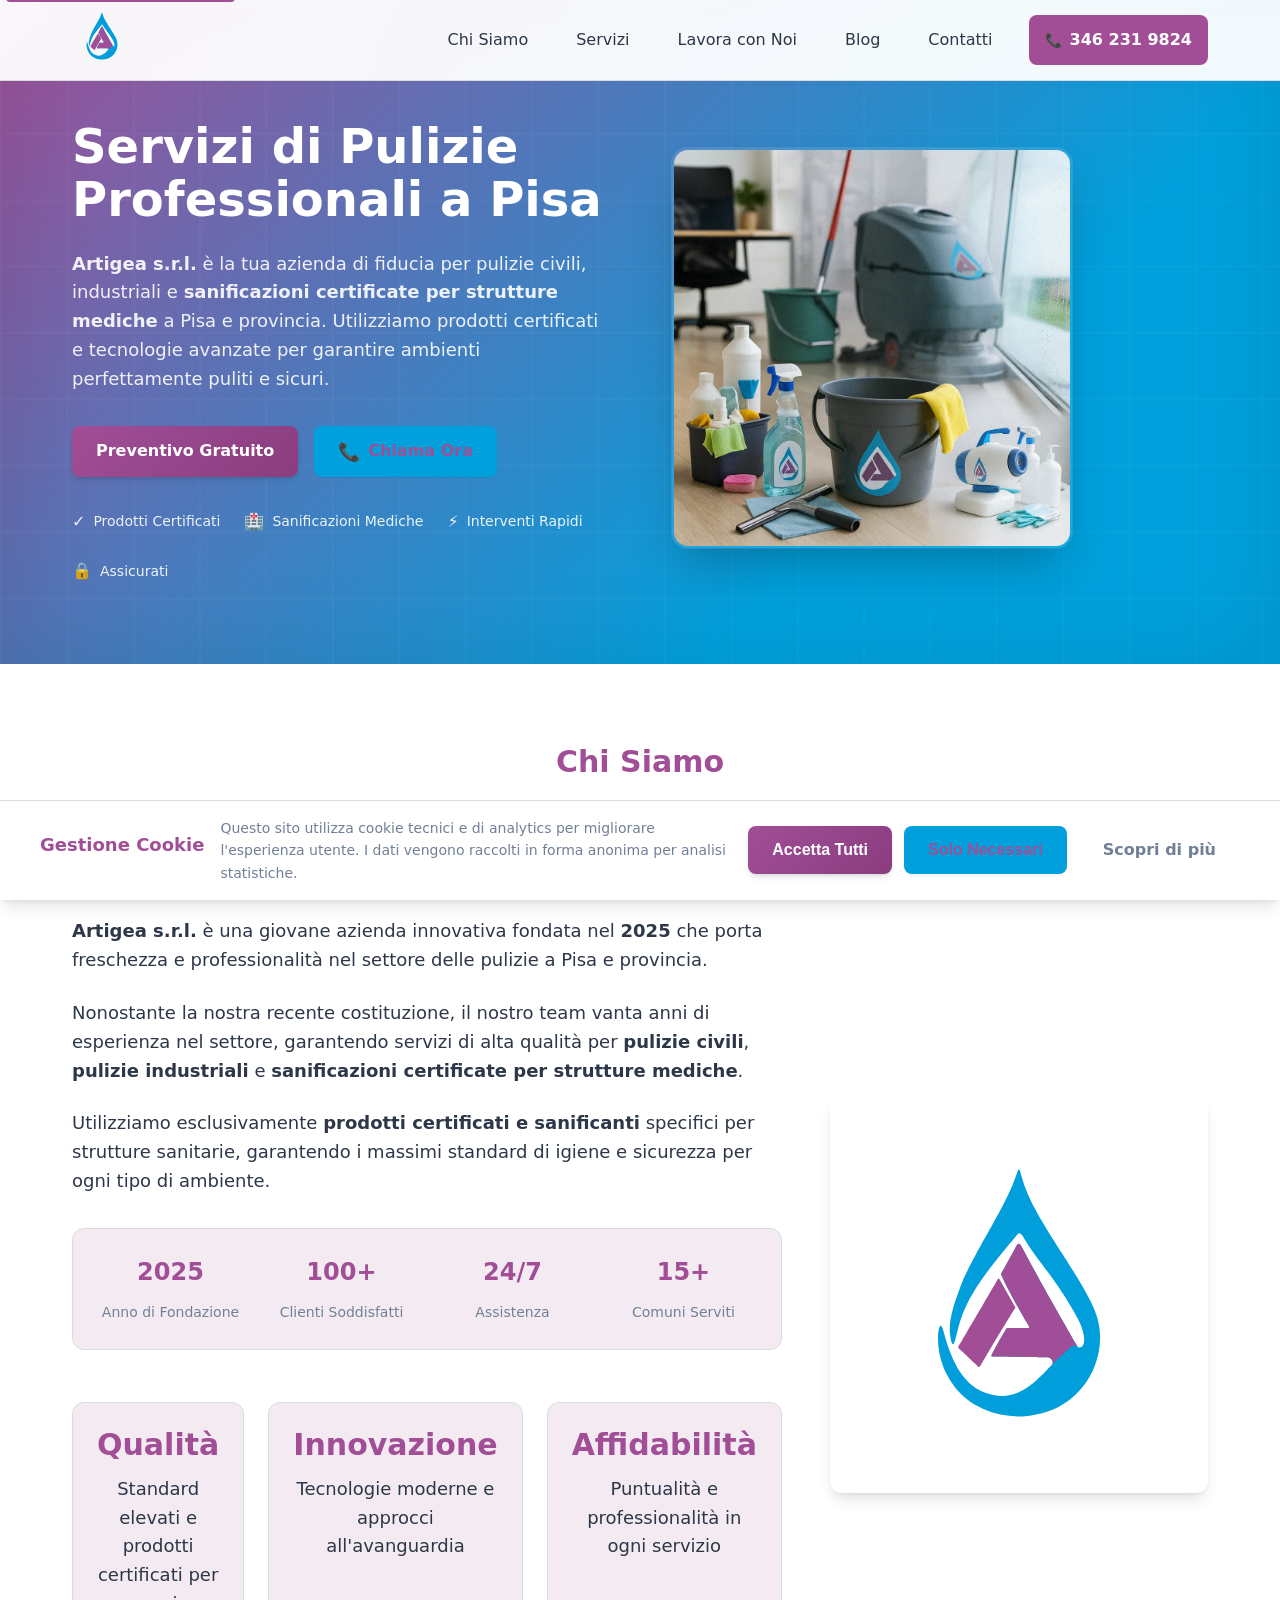
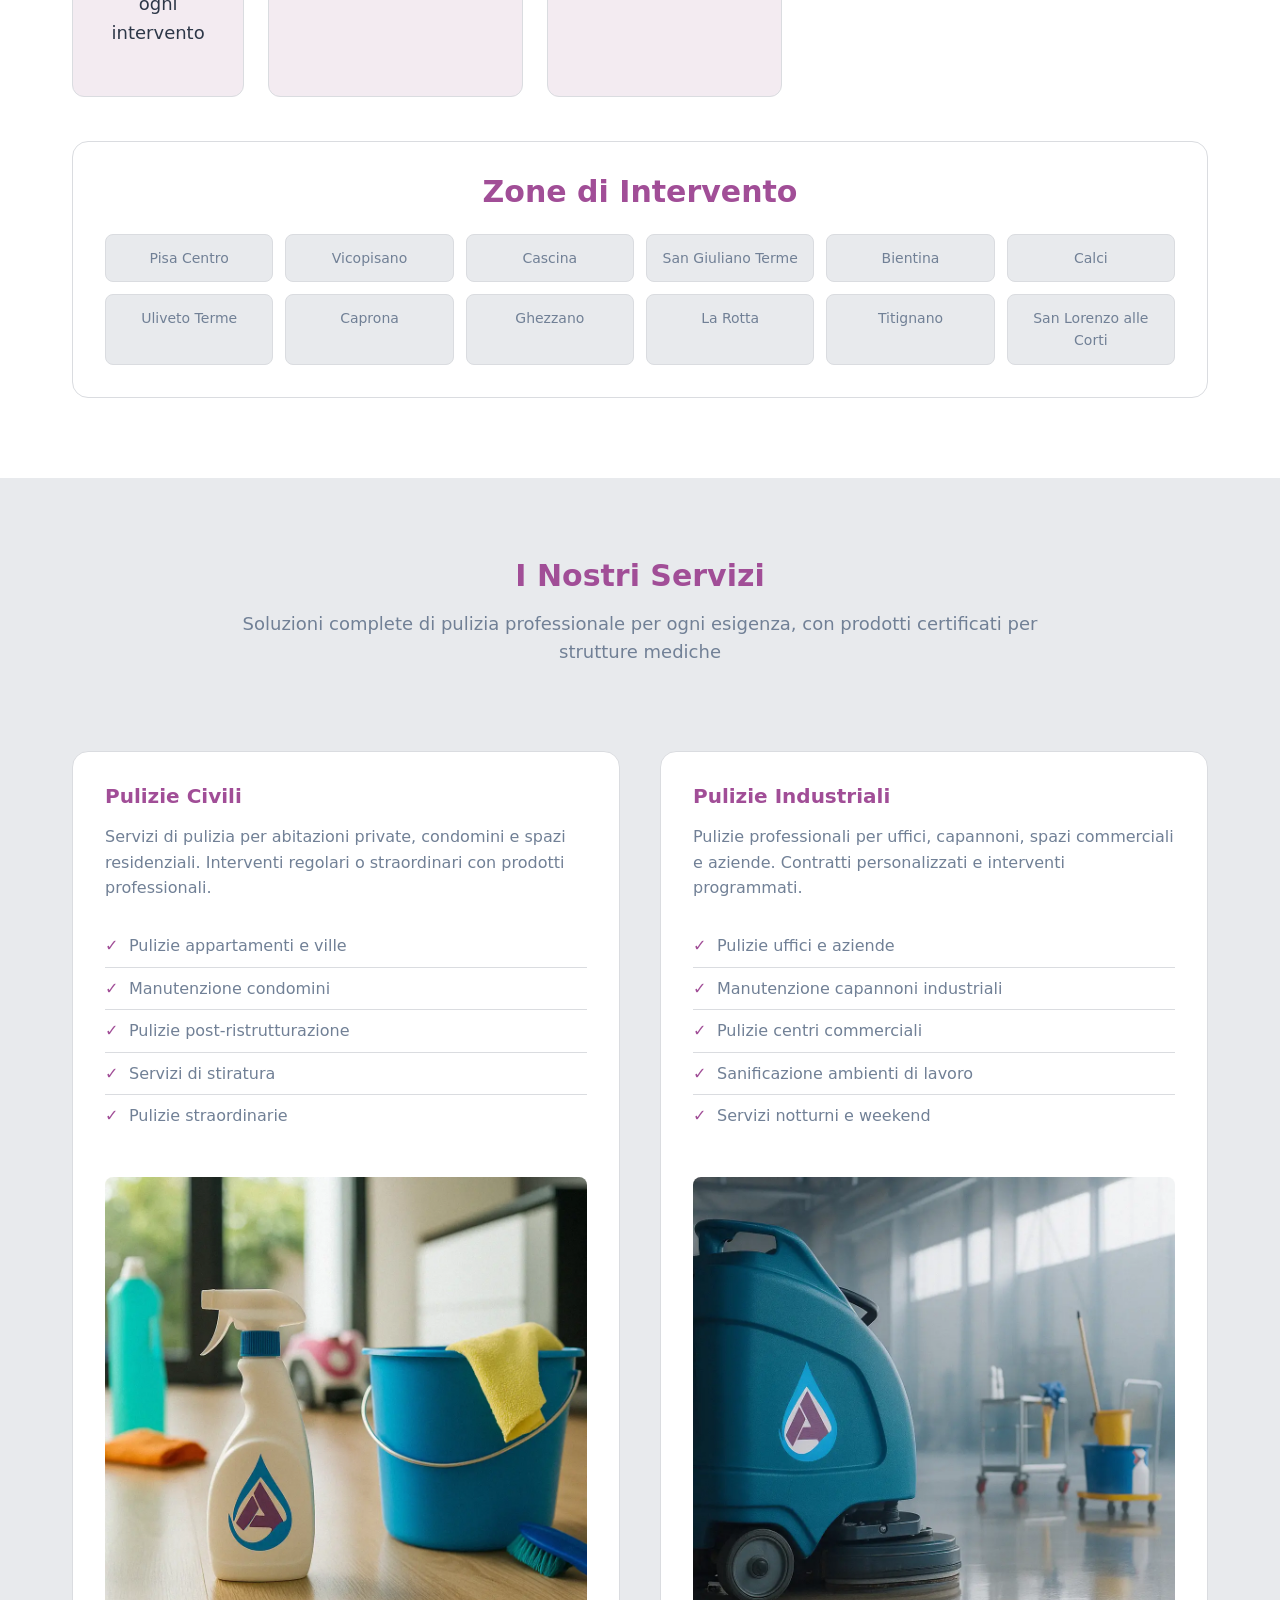
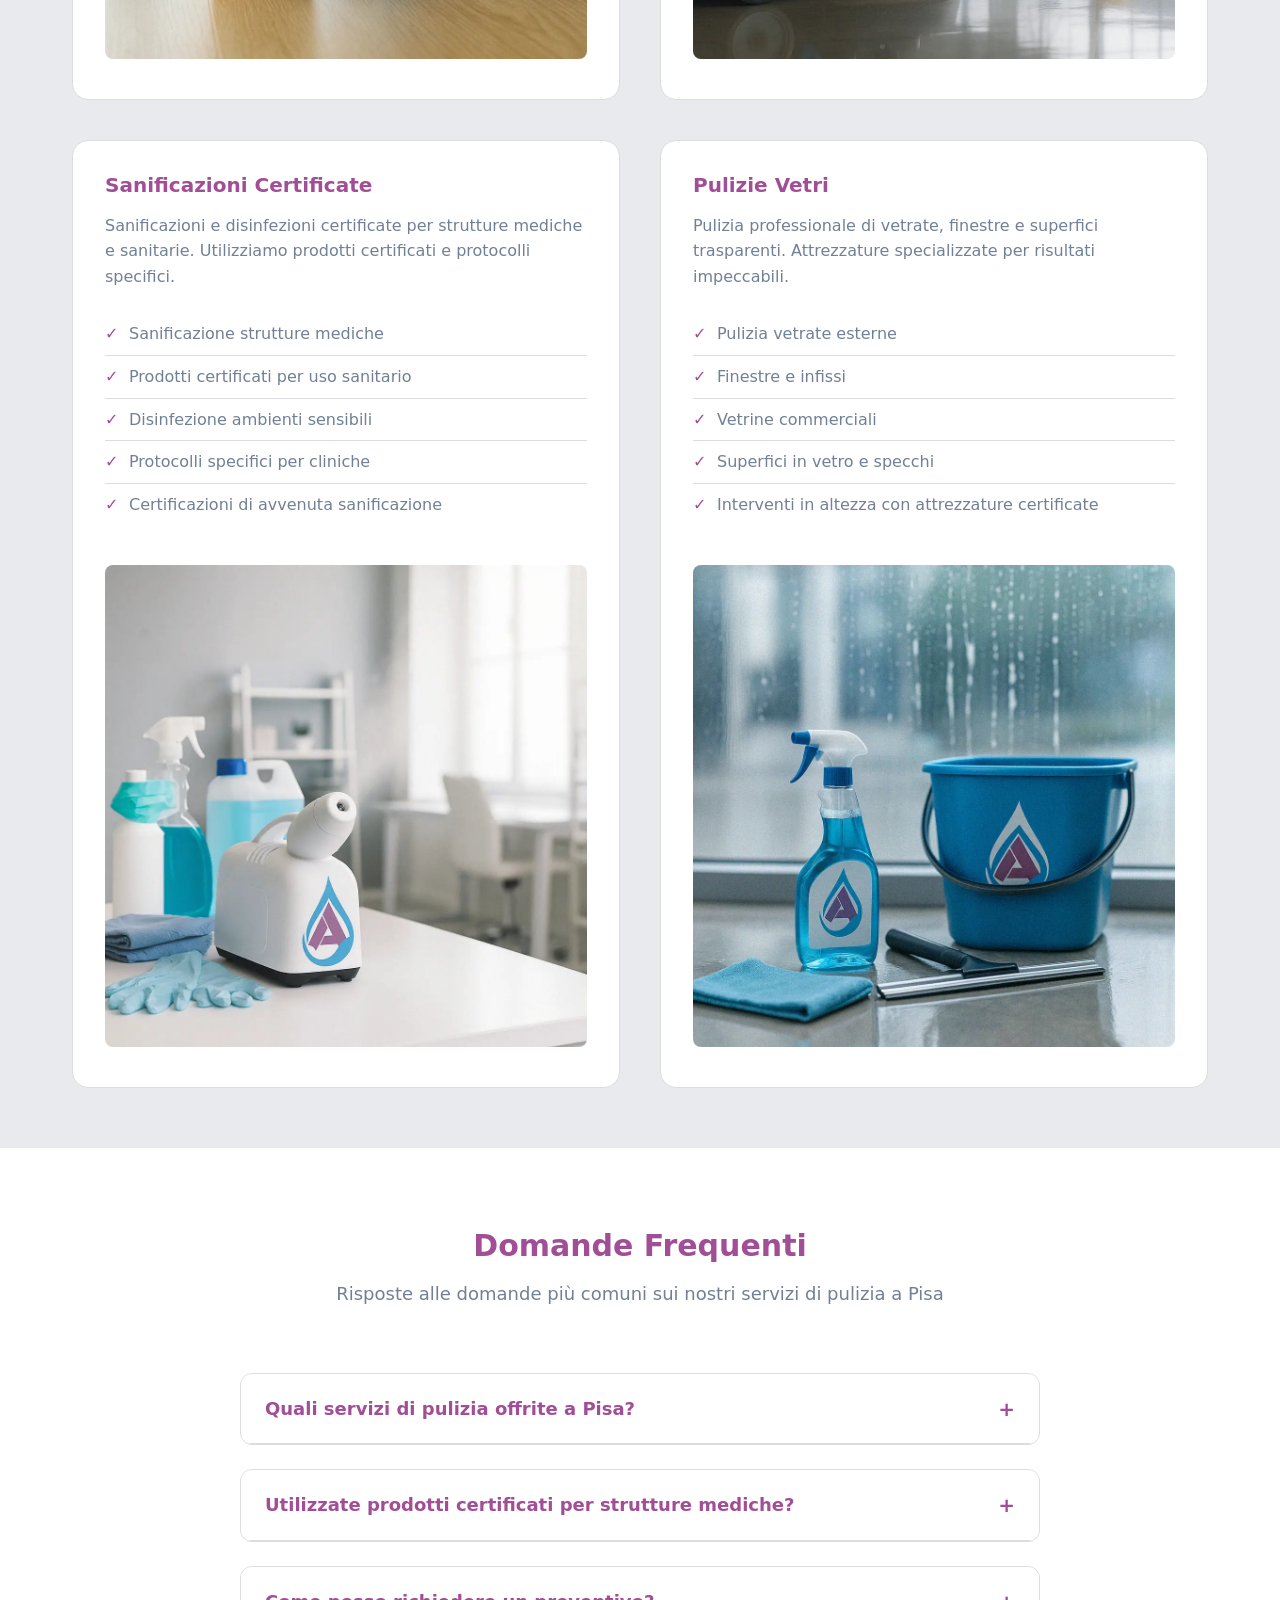
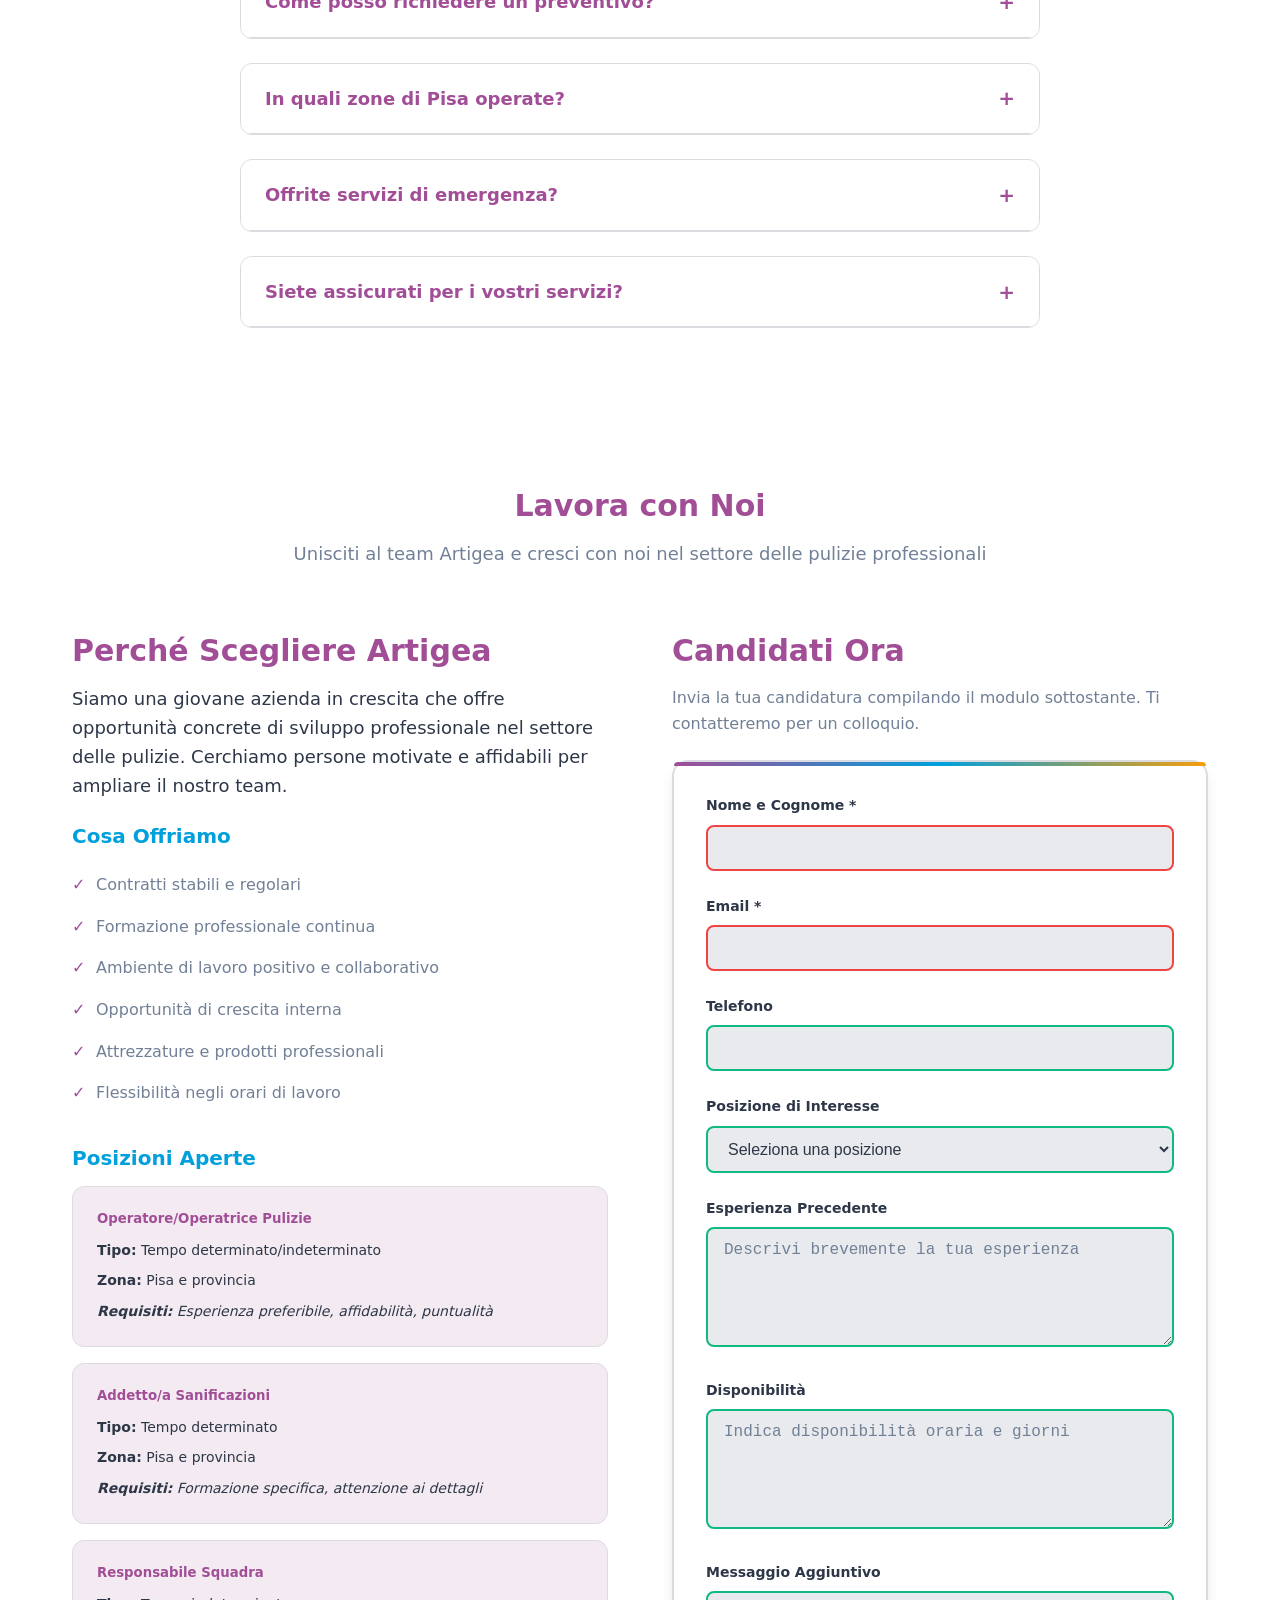
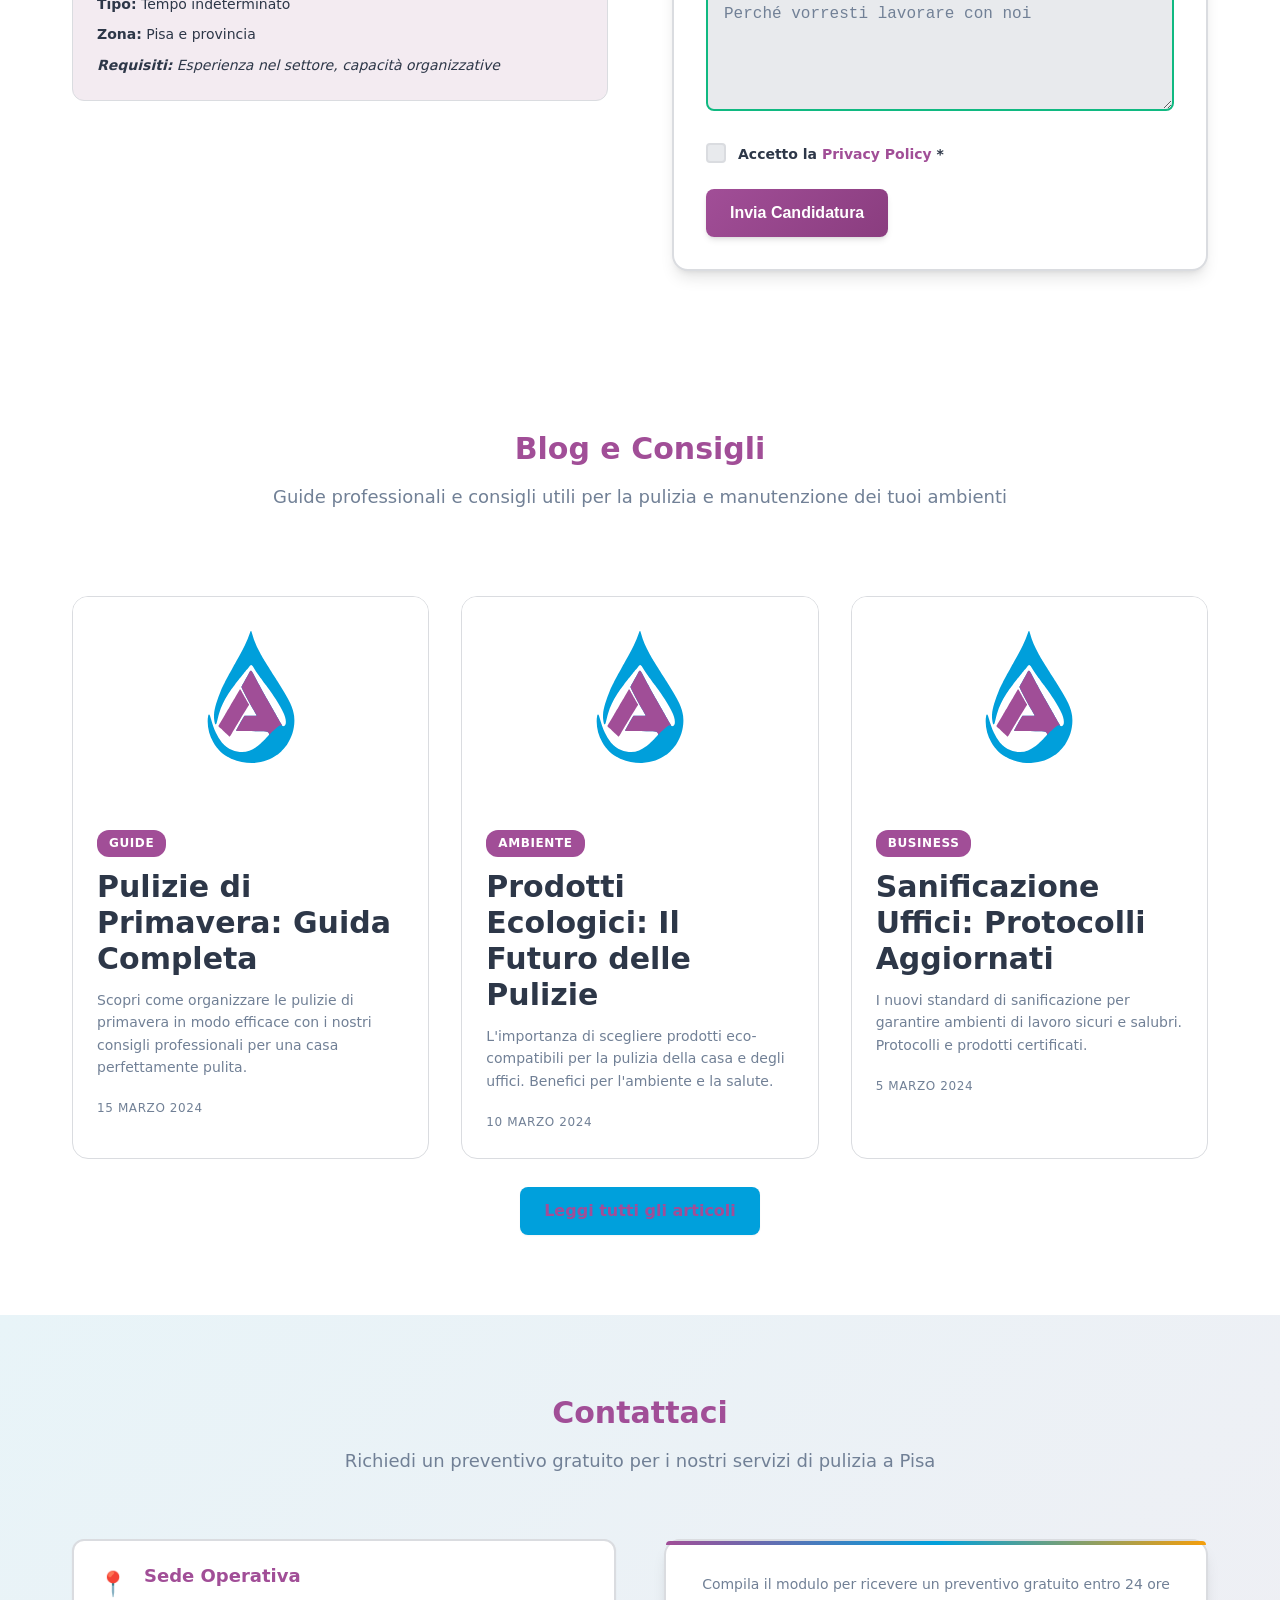
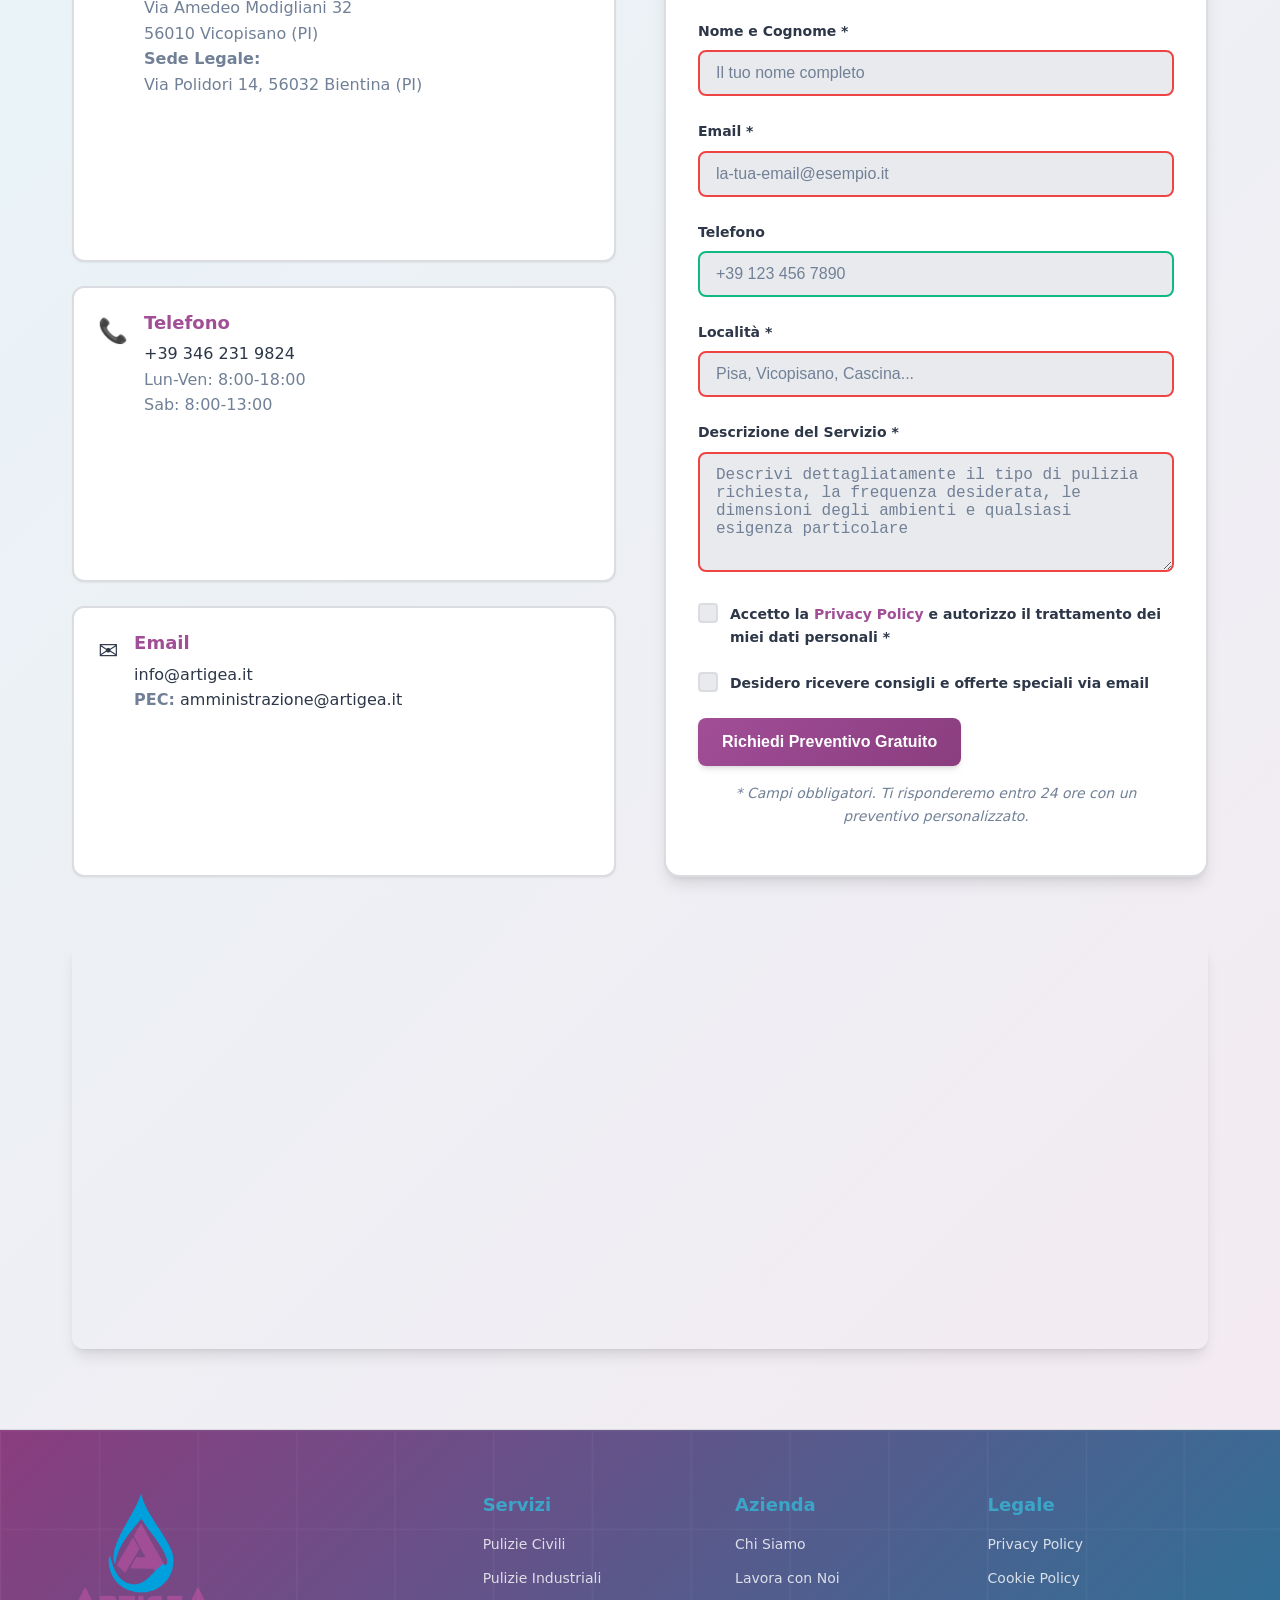
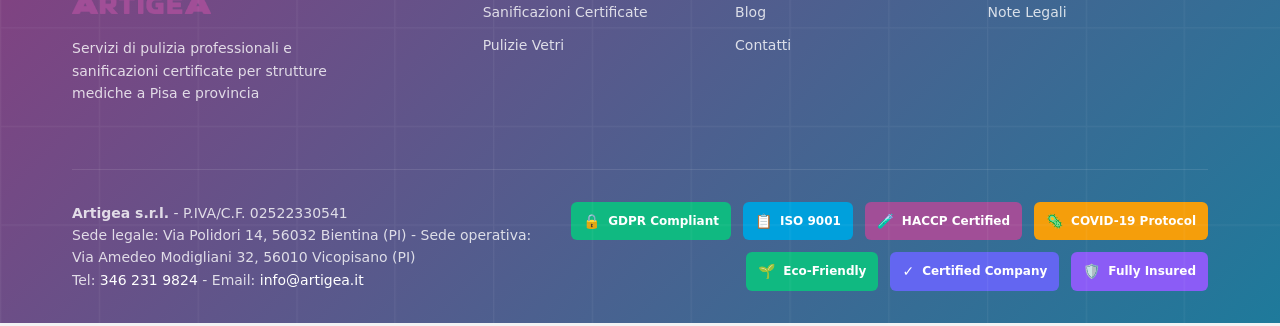
<file: index.html>
<!DOCTYPE html>
<html lang="it">
<head>
    <meta charset="UTF-8">
    <meta name="viewport" content="width=device-width, initial-scale=1.0">
    <title>Artigea s.r.l. - Servizi Pulizie Professionali Pisa | Sanificazioni Certificate</title>
    <meta name="description" content="Artigea s.r.l. offre servizi di pulizie professionali a Pisa e provincia. Pulizie civili, industriali, sanificazioni certificate per strutture mediche. Preventivi gratuiti.">
    <meta name="keywords" content="pulizie professionali Pisa, sanificazioni certificate, pulizie industriali, pulizie civili, disinfezione strutture mediche, Artigea">
    <meta name="author" content="Artigea s.r.l.">
    <meta name="robots" content="index, follow">
    <link rel="canonical" href="https://www.artigea.com/">
    
    <!-- Open Graph / Facebook -->
    <meta property="og:type" content="website">
    <meta property="og:url" content="https://www.artigea.com/">
    <meta property="og:title" content="Artigea s.r.l. - Servizi Pulizie Professionali Pisa">
    <meta property="og:description" content="Servizi di pulizie professionali, sanificazioni certificate e disinfezione per strutture mediche a Pisa e provincia">
    <meta property="og:image" content="https://www.artigea.com/img/LogoCompleto.png">
    <meta property="og:locale" content="it_IT">

    <!-- Twitter -->
    <meta property="twitter:card" content="summary_large_image">
    <meta property="twitter:url" content="https://www.artigea.com/">
    <meta property="twitter:title" content="Artigea s.r.l. - Servizi Pulizie Professionali Pisa">
    <meta property="twitter:description" content="Servizi di pulizie professionali, sanificazioni certificate e disinfezione per strutture mediche a Pisa e provincia">
    <meta property="twitter:image" content="https://www.artigea.com/img/LogoCompleto.png">

    <!-- Favicon -->
    <link rel="icon" type="image/png" sizes="16x16" href="assets/favicon-16.png">
    <link rel="icon" type="image/png" sizes="32x32" href="assets/favicon-32.png">
    <link rel="apple-touch-icon" sizes="180x180" href="assets/apple-touch-icon.png">
    <link rel="manifest" href="assets/site.webmanifest">

    <!-- Preconnect for performance -->
    <link rel="preconnect" href="https://fonts.googleapis.com">
    <link rel="preconnect" href="https://www.google-analytics.com">
    
    <!-- Stylesheet -->
    <link rel="stylesheet" href="css/main.css">
    <link rel="stylesheet" href="css/components.css">

    <!-- Google Analytics GA4 -->
    <script async src="https://www.googletagmanager.com/gtag/js?id=GA_MEASUREMENT_ID"></script>
    <script>
        window.dataLayer = window.dataLayer || [];
        function gtag(){dataLayer.push(arguments);}
        gtag('js', new Date());
        gtag('config', 'GA_MEASUREMENT_ID', {
            'anonymize_ip': true,
            'cookie_flags': 'max-age=7200;secure;samesite=none'
        });
    </script>

    <!-- JSON-LD Structured Data for Local Business -->
    <script type="application/ld+json">
    {
        "@context": "https://schema.org",
        "@type": "LocalBusiness",
        "@id": "https://www.artigea.com/#organization",
        "name": "Artigea s.r.l.",
        "alternateName": "Artigea",
        "description": "Azienda specializzata in servizi di pulizie professionali, sanificazioni certificate e disinfezione per strutture mediche a Pisa e provincia",
        "url": "https://www.artigea.com",
        "logo": "https://www.artigea.com/./img/logo.svg",
        "image": "https://www.artigea.com/./img/logo.svg",
        "telephone": "+393462319824",
        "email": "info@artigea.it",
        "foundingDate": "2025",
        "legalName": "Artigea s.r.l.",
        "taxID": "02522330541",
        "vatID": "IT02522330541",
        "address": {
            "@type": "PostalAddress",
            "streetAddress": "Via Amedeo Modigliani 32",
            "addressLocality": "Vicopisano",
            "addressRegion": "Toscana",
            "postalCode": "56010",
            "addressCountry": "IT"
        },
        "geo": {
            "@type": "GeoCoordinates",
            "latitude": "43.6839",
            "longitude": "10.5394"
        },
        "areaServed": [
            {
                "@type": "City",
                "name": "Pisa",
                "addressRegion": "Toscana",
                "addressCountry": "IT"
            },
            {
                "@type": "City", 
                "name": "Vicopisano",
                "addressRegion": "Toscana",
                "addressCountry": "IT"
            },
            {
                "@type": "City",
                "name": "Cascina",
                "addressRegion": "Toscana", 
                "addressCountry": "IT"
            },
            {
                "@type": "City",
                "name": "San Giuliano Terme",
                "addressRegion": "Toscana",
                "addressCountry": "IT"
            }
        ],
        "serviceType": [
            "Pulizie Professionali",
            "Sanificazioni Certificate", 
            "Pulizie Industriali",
            "Pulizie Civili",
            "Disinfezione Strutture Mediche",
            "Pulizie Vetri",
            "Manutenzione Ordinaria"
        ],
        "hasOfferCatalog": {
            "@type": "OfferCatalog",
            "name": "Servizi di Pulizia Professionale",
            "itemListElement": [
                {
                    "@type": "Offer",
                    "itemOffered": {
                        "@type": "Service",
                        "name": "Pulizie Civili",
                        "description": "Servizi di pulizia per abitazioni private, condomini e spazi residenziali"
                    }
                },
                {
                    "@type": "Offer", 
                    "itemOffered": {
                        "@type": "Service",
                        "name": "Pulizie Industriali",
                        "description": "Pulizie professionali per uffici, capannoni, spazi commerciali e aziende"
                    }
                },
                {
                    "@type": "Offer",
                    "itemOffered": {
                        "@type": "Service", 
                        "name": "Sanificazioni Certificate",
                        "description": "Sanificazioni e disinfezioni certificate per strutture mediche e sanitarie"
                    }
                },
                {
                    "@type": "Offer",
                    "itemOffered": {
                        "@type": "Service",
                        "name": "Pulizie Vetri",
                        "description": "Pulizia professionale di vetrate, finestre e superfici trasparenti"
                    }
                }
            ]
        },
        "openingHours": "Mo-Fr 08:00-18:00, Sa 08:00-13:00",
        "paymentAccepted": ["Cash", "Credit Card", "Bank Transfer"],
        "currenciesAccepted": "EUR",
        "priceRange": "€€",
        "aggregateRating": {
            "@type": "AggregateRating",
            "ratingValue": "4.8",
            "reviewCount": "47",
            "bestRating": "5",
            "worstRating": "1"
        },
        "sameAs": [
            "https://www.facebook.com/artigea",
            "https://www.linkedin.com/company/artigea"
        ]
    }
    </script>

    <!-- FAQ Structured Data -->
    <script type="application/ld+json">
    {
        "@context": "https://schema.org",
        "@type": "FAQPage",
        "mainEntity": [
            {
                "@type": "Question",
                "name": "Quali servizi di pulizia offre Artigea a Pisa?",
                "acceptedAnswer": {
                    "@type": "Answer",
                    "text": "Artigea offre servizi completi di pulizie civili per abitazioni, pulizie industriali per uffici e aziende, sanificazioni certificate per strutture mediche, pulizie vetri e manutenzione ordinaria a Pisa e provincia."
                }
            },
            {
                "@type": "Question", 
                "name": "Artigea fornisce prodotti certificati per strutture mediche?",
                "acceptedAnswer": {
                    "@type": "Answer",
                    "text": "Sì, utilizziamo prodotti sanificanti certificati specificamente per la disinfezione di strutture mediche e sanitarie, garantendo i massimi standard di igiene e sicurezza."
                }
            },
            {
                "@type": "Question",
                "name": "Come posso richiedere un preventivo gratuito?",
                "acceptedAnswer": {
                    "@type": "Answer",
                    "text": "Puoi richiedere un preventivo gratuito compilando il modulo di contatto sul nostro sito, chiamando il +39 346 231 9824 o inviando una email a info@artigea.it. Ti risponderemo entro 24 ore."
                }
            },
            {
                "@type": "Question",
                "name": "In quali zone opera Artigea?",
                "acceptedAnswer": {
                    "@type": "Answer", 
                    "text": "Operiamo principalmente a Pisa e provincia, inclusi Vicopisano, Cascina, San Giuliano Terme, Bientina e comuni limitrofi."
                }
            }
        ]
    }
    </script>
</head>
<body>
    <!-- Skip to main content for accessibility -->
    <a href="#main-content" class="skip-link">Vai al contenuto principale</a>

    <!-- Header -->
    <header class="header" role="banner">
        <nav class="nav container" role="navigation" aria-label="Navigazione principale">
            <div class="nav__brand">
                <a href="#" aria-label="Artigea s.r.l. - Torna alla homepage">
                    <img src="./img/logo.svg" alt="Logo Artigea s.r.l." class="nav__logo" width="60" height="60">
                </a>
            </div>
            <ul class="nav__menu" id="nav-menu" role="menubar">
                <li class="nav__item" role="none">
                    <a href="#chi-siamo" class="nav__link" role="menuitem">Chi Siamo</a>
                </li>
                <li class="nav__item" role="none">
                    <a href="#servizi" class="nav__link" role="menuitem">Servizi</a>
                </li>
                <li class="nav__item" role="none">
                    <a href="#lavora-con-noi" class="nav__link" role="menuitem">Lavora con Noi</a>
                </li>
                <li class="nav__item" role="none">
                    <a href="./blog/index.html" class="nav__link" role="menuitem">Blog</a>
                </li>
                <li class="nav__item" role="none">
                    <a href="#contatti" class="nav__link" role="menuitem">Contatti</a>
                </li>
                <li class="nav__item" role="none">
                    <a href="tel:+393462319824" class="nav__link nav__phone" role="menuitem" aria-label="Chiama Artigea">
                        <span class="phone-icon" aria-hidden="true">📞</span>
                        346 231 9824
                    </a>
                </li>
            </ul>
            <button class="nav__toggle" id="nav-toggle" aria-expanded="false" aria-controls="nav-menu" aria-label="Apri menu di navigazione">
                <span aria-hidden="true"></span>
                <span aria-hidden="true"></span>
                <span aria-hidden="true"></span>
            </button>
        </nav>
    </header>

    <!-- Main Content -->
    <main id="main-content" role="main">
        <!-- Hero Section -->
        <section class="hero" id="home" aria-labelledby="hero-title">
            <div class="container">
                <div class="hero__container">
                    <div class="hero__content">
                        <h1 id="hero-title" class="hero__title">
                            Servizi di Pulizie Professionali a <span class="highlight">Pisa</span>
                        </h1>
                        <p class="hero__description">
                            <strong>Artigea s.r.l.</strong> è la tua azienda di fiducia per pulizie civili, industriali e 
                            <strong>sanificazioni certificate per strutture mediche</strong> a Pisa e provincia. 
                            Utilizziamo prodotti certificati e tecnologie avanzate per garantire ambienti perfettamente puliti e sicuri.
                        </p>
                        <div class="hero__actions">
                            <a href="#contatti" class="btn btn--primary">
                                Preventivo Gratuito
                            </a>
                            <a href="tel:+393462319824" class="btn btn--outline">
                                <span class="btn__icon">📞</span>
                                Chiama Ora
                            </a>
                        </div>
                        <div class="hero__trust-signals">
                            <div class="trust-signal">
                                <span class="trust-signal__icon">✓</span>
                                <span>Prodotti Certificati</span>
                            </div>
                            <div class="trust-signal">
                                <span class="trust-signal__icon">🏥</span>
                                <span>Sanificazioni Mediche</span>
                            </div>
                            <div class="trust-signal">
                                <span class="trust-signal__icon">⚡</span>
                                <span>Interventi Rapidi</span>
                            </div>
                            <div class="trust-signal">
                                <span class="trust-signal__icon">🔒</span>
                                <span>Assicurati</span>
                            </div>
                        </div>
                    </div>
                    <div class="hero__image">
                        <img src="./assets/PulizieGeneriche.webp" alt="Artigea s.r.l. - Team professionale pulizie Pisa" 
                             style="object-fit: contain;" 
                             width="400" height="400" loading="eager">
                    </div>
                </div>
            </div>
        </section>

        <!-- About Section -->
        <section class="about" id="chi-siamo" aria-labelledby="about-title">
            <div class="container">
                <div class="section__header">
                    <h2 id="about-title" class="section__title">Chi Siamo</h2>
                    <p class="section__subtitle">
                        La nuova realtà delle pulizie professionali a Pisa, fondata nel 2025 con l'esperienza di un team qualificato
                    </p>
                </div>
                <div class="about__content">
                    <div class="about__text">
                        <p>
                            <strong>Artigea s.r.l.</strong> è una giovane azienda innovativa fondata nel <strong>2025</strong> 
                            che porta freschezza e professionalità nel settore delle pulizie a Pisa e provincia.
                        </p>
                        <p>
                            Nonostante la nostra recente costituzione, il nostro team vanta anni di esperienza nel settore, 
                            garantendo servizi di alta qualità per <strong>pulizie civili</strong>, <strong>pulizie industriali</strong> 
                            e <strong>sanificazioni certificate per strutture mediche</strong>.
                        </p>
                        <p>
                            Utilizziamo esclusivamente <strong>prodotti certificati e sanificanti</strong> specifici per 
                            strutture sanitarie, garantendo i massimi standard di igiene e sicurezza per ogni tipo di ambiente.
                        </p>

                        <div class="about__stats">
                            <div class="stat">
                                <span class="stat__number">2025</span>
                                <span class="stat__label">Anno di Fondazione</span>
                            </div>
                            <div class="stat">
                                <span class="stat__number">100+</span>
                                <span class="stat__label">Clienti Soddisfatti</span>
                            </div>
                            <div class="stat">
                                <span class="stat__number">24/7</span>
                                <span class="stat__label">Assistenza</span>
                            </div>
                            <div class="stat">
                                <span class="stat__number">15+</span>
                                <span class="stat__label">Comuni Serviti</span>
                            </div>
                        </div>

                        <div class="about__values">
                            <div class="value">
                                <h3>Qualità</h3>
                                <p>Standard elevati e prodotti certificati per ogni intervento</p>
                            </div>
                            <div class="value">
                                <h3>Innovazione</h3>
                                <p>Tecnologie moderne e approcci all'avanguardia</p>
                            </div>
                            <div class="value">
                                <h3>Affidabilità</h3>
                                <p>Puntualità e professionalità in ogni servizio</p>
                            </div>
                        </div>
                    </div>
                    <div class="about__image">
                        <img src="./img/logo.svg" alt="Artigea s.r.l. - Azienda pulizie professionali Pisa" 
                             style="object-fit: contain; background: white; padding: 2rem;" 
                             width="500" height="400" loading="lazy">
                    </div>
                </div>

                <!-- Service Areas -->
                <div class="service-areas">
                    <h3>Zone di Intervento</h3>
                    <div class="areas-grid">
                        <div class="area-item">Pisa Centro</div>
                        <div class="area-item">Vicopisano</div>
                        <div class="area-item">Cascina</div>
                        <div class="area-item">San Giuliano Terme</div>
                        <div class="area-item">Bientina</div>
                        <div class="area-item">Calci</div>
                        <div class="area-item">Uliveto Terme</div>
                        <div class="area-item">Caprona</div>
                        <div class="area-item">Ghezzano</div>
                        <div class="area-item">La Rotta</div>
                        <div class="area-item">Titignano</div>
                        <div class="area-item">San Lorenzo alle Corti</div>
                    </div>
                </div>
            </div>
        </section>

        <!-- Services Section -->
        <section class="services" id="servizi" aria-labelledby="services-title">
            <div class="container">
                <div class="section__header">
                    <h2 id="services-title" class="section__title">I Nostri Servizi</h2>
                    <p class="section__subtitle">
                        Soluzioni complete di pulizia professionale per ogni esigenza, 
                        con prodotti certificati per strutture mediche
                    </p>
                </div>
                <div class="services__grid">
                    <article class="service-card">
                        <h3 class="service-card__title">Pulizie Civili</h3>
                        <p class="service-card__description">
                            Servizi di pulizia per abitazioni private, condomini e spazi residenziali. 
                            Interventi regolari o straordinari con prodotti professionali.
                        </p>
                        <ul class="service-card__features">
                            <li>Pulizie appartamenti e ville</li>
                            <li>Manutenzione condomini</li>
                            <li>Pulizie post-ristrutturazione</li>
                            <li>Servizi di stiratura</li>
                            <li>Pulizie straordinarie</li>
                        </ul>
                        <img src="./assets/PulizeCivili.webp" 
                             alt="Pulizie civili professionali Pisa" class="service-card__image" loading="lazy">
                    </article>

                    <article class="service-card">
                        <h3 class="service-card__title">Pulizie Industriali</h3>
                        <p class="service-card__description">
                            Pulizie professionali per uffici, capannoni, spazi commerciali e aziende. 
                            Contratti personalizzati e interventi programmati.
                        </p>
                        <ul class="service-card__features">
                            <li>Pulizie uffici e aziende</li>
                            <li>Manutenzione capannoni industriali</li>
                            <li>Pulizie centri commerciali</li>
                            <li>Sanificazione ambienti di lavoro</li>
                            <li>Servizi notturni e weekend</li>
                        </ul>
                        <img src="./assets/PulizieIndustriali.webp" 
                             alt="Pulizie industriali professionali Pisa" class="service-card__image" loading="lazy">
                    </article>

                    <article class="service-card">
                        <h3 class="service-card__title">Sanificazioni Certificate</h3>
                        <p class="service-card__description">
                            Sanificazioni e disinfezioni certificate per strutture mediche e sanitarie. 
                            Utilizziamo prodotti certificati e protocolli specifici.
                        </p>
                        <ul class="service-card__features">
                            <li>Sanificazione strutture mediche</li>
                            <li>Prodotti certificati per uso sanitario</li>
                            <li>Disinfezione ambienti sensibili</li>
                            <li>Protocolli specifici per cliniche</li>
                            <li>Certificazioni di avvenuta sanificazione</li>
                        </ul>
                        <img src="./assets/PulizieSanificazioni.webp" 
                             alt="Sanificazioni certificate strutture mediche Pisa" class="service-card__image" loading="lazy">
                    </article>

                    <article class="service-card">
                        <h3 class="service-card__title">Pulizie Vetri</h3>
                        <p class="service-card__description">
                            Pulizia professionale di vetrate, finestre e superfici trasparenti. 
                            Attrezzature specializzate per risultati impeccabili.
                        </p>
                        <ul class="service-card__features">
                            <li>Pulizia vetrate esterne</li>
                            <li>Finestre e infissi</li>
                            <li>Vetrine commerciali</li>
                            <li>Superfici in vetro e specchi</li>
                            <li>Interventi in altezza con attrezzature certificate</li>
                        </ul>
                        <img src="./assets/PulizieVetri.webp" 
                             alt="Pulizie vetri professionali Pisa" class="service-card__image" loading="lazy">
                    </article>
                </div>
            </div>
        </section>

        <!-- FAQ Section -->
        <section class="faq" aria-labelledby="faq-title">
            <div class="container">
                <div class="section__header">
                    <h2 id="faq-title" class="section__title">Domande Frequenti</h2>
                    <p class="section__subtitle">
                        Risposte alle domande più comuni sui nostri servizi di pulizia a Pisa
                    </p>
                </div>
                <div class="faq__grid">
                    <div class="faq-item">
                        <h3 class="faq-question" tabindex="0" role="button" aria-expanded="false">
                            Quali servizi di pulizia offrite a Pisa?
                        </h3>
                        <div class="faq-answer">
                            <p>
                                Offriamo servizi completi di pulizie civili per abitazioni, pulizie industriali 
                                per uffici e aziende, sanificazioni certificate per strutture mediche, 
                                pulizie vetri e manutenzione ordinaria a Pisa e provincia.
                            </p>
                        </div>
                    </div>

                    <div class="faq-item">
                        <h3 class="faq-question" tabindex="0" role="button" aria-expanded="false">
                            Utilizzate prodotti certificati per strutture mediche?
                        </h3>
                        <div class="faq-answer">
                            <p>
                                Sì, utilizziamo esclusivamente prodotti sanificanti certificati specificamente 
                                per la disinfezione di strutture mediche e sanitarie, garantendo i massimi 
                                standard di igiene e sicurezza.
                            </p>
                        </div>
                    </div>

                    <div class="faq-item">
                        <h3 class="faq-question" tabindex="0" role="button" aria-expanded="false">
                            Come posso richiedere un preventivo?
                        </h3>
                        <div class="faq-answer">
                            <p>
                                Puoi richiedere un preventivo gratuito compilando il modulo di contatto, 
                                chiamando il +39 346 231 9824 o inviando una email a info@artigea.it. 
                                Ti risponderemo entro 24 ore con un'offerta personalizzata.
                            </p>
                        </div>
                    </div>

                    <div class="faq-item">
                        <h3 class="faq-question" tabindex="0" role="button" aria-expanded="false">
                            In quali zone di Pisa operate?
                        </h3>
                        <div class="faq-answer">
                            <p>
                                Operiamo in tutta la provincia di Pisa, inclusi Vicopisano, Cascina, 
                                San Giuliano Terme, Bientina, Calci e tutti i comuni limitrofi. 
                                Contattaci per verificare la copertura nella tua zona.
                            </p>
                        </div>
                    </div>

                    <div class="faq-item">
                        <h3 class="faq-question" tabindex="0" role="button" aria-expanded="false">
                            Offrite servizi di emergenza?
                        </h3>
                        <div class="faq-answer">
                            <p>
                                Sì, offriamo servizi di pulizia urgenti per situazioni di emergenza. 
                                Contattaci per interventi rapidi in caso di allagamenti, incidenti 
                                o necessità immediate di sanificazione.
                            </p>
                        </div>
                    </div>

                    <div class="faq-item">
                        <h3 class="faq-question" tabindex="0" role="button" aria-expanded="false">
                            Siete assicurati per i vostri servizi?
                        </h3>
                        <div class="faq-answer">
                            <p>
                                Sì, siamo completamente assicurati per responsabilità civile e danni a terzi. 
                                Tutti i nostri operatori sono coperti da assicurazione durante lo svolgimento 
                                delle attività lavorative.
                            </p>
                        </div>
                    </div>
                </div>
            </div>
        </section>

        <!-- Careers Section -->
        <section class="careers" id="lavora-con-noi" aria-labelledby="careers-title">
            <div class="container">
                <div class="section__header">
                    <h2 id="careers-title" class="section__title">Lavora con Noi</h2>
                    <p class="section__subtitle">
                        Unisciti al team Artigea e cresci con noi nel settore delle pulizie professionali
                    </p>
                </div>
                <div class="careers__content">
                    <div class="careers__text">
                        <h3>Perché Scegliere Artigea</h3>
                        <p>
                            Siamo una giovane azienda in crescita che offre opportunità concrete di sviluppo 
                            professionale nel settore delle pulizie. Cerchiamo persone motivate e affidabili 
                            per ampliare il nostro team.
                        </p>

                        <div class="careers__benefits">
                            <h4>Cosa Offriamo</h4>
                            <ul>
                                <li>Contratti stabili e regolari</li>
                                <li>Formazione professionale continua</li>
                                <li>Ambiente di lavoro positivo e collaborativo</li>
                                <li>Opportunità di crescita interna</li>
                                <li>Attrezzature e prodotti professionali</li>
                                <li>Flessibilità negli orari di lavoro</li>
                            </ul>
                        </div>

                        <div class="careers__positions">
                            <h4>Posizioni Aperte</h4>
                            
                            <div class="position-card">
                                <h5>Operatore/Operatrice Pulizie</h5>
                                <p><strong>Tipo:</strong> Tempo determinato/indeterminato</p>
                                <p><strong>Zona:</strong> Pisa e provincia</p>
                                <p><strong>Requisiti:</strong> Esperienza preferibile, affidabilità, puntualità</p>
                            </div>

                            <div class="position-card">
                                <h5>Addetto/a Sanificazioni</h5>
                                <p><strong>Tipo:</strong> Tempo determinato</p>
                                <p><strong>Zona:</strong> Pisa e provincia</p>
                                <p><strong>Requisiti:</strong> Formazione specifica, attenzione ai dettagli</p>
                            </div>

                            <div class="position-card">
                                <h5>Responsabile Squadra</h5>
                                <p><strong>Tipo:</strong> Tempo indeterminato</p>
                                <p><strong>Zona:</strong> Pisa e provincia</p>
                                <p><strong>Requisiti:</strong> Esperienza nel settore, capacità organizzative</p>
                            </div>
                        </div>
                    </div>

<div class="careers__form">
  <h3>Candidati Ora</h3>
  <p>Invia la tua candidatura compilando il modulo sottostante. Ti contatteremo per un colloquio.</p>
  
  <form id="careers-form"
        action="https://formspree.io/f/mblybeqw"
        method="POST"
        class="contact__form">
    
    <!-- Campi nascosti -->
    <input type="hidden" name="_captcha" value="false">
    <input type="hidden" name="_subject" value="Nuova candidatura da sito">
    <input type="text" name="_honey" style="display:none">
    
    <!-- Nome e Cognome -->
    <div class="form-group">
      <label for="careers-name">Nome e Cognome *</label>
      <input type="text" id="careers-name" name="name" required>
    </div>
    
    <!-- Email -->
    <div class="form-group">
      <label for="careers-email">Email *</label>
      <input type="email" id="careers-email" name="_replyto" required>
    </div>
    
    <!-- Telefono -->
    <div class="form-group">
      <label for="careers-phone">Telefono</label>
      <input type="tel" id="careers-phone" name="phone">
    </div>
    
    <!-- Posizione -->
    <div class="form-group">
      <label for="careers-position">Posizione di Interesse</label>
      <select id="careers-position" name="position">
        <option value="">Seleziona una posizione</option>
        <option value="operatore-pulizie">Operatore/Operatrice Pulizie</option>
        <option value="addetto-sanificazioni">Addetto/a Sanificazioni</option>
        <option value="responsabile-squadra">Responsabile Squadra</option>
        <option value="altro">Altro</option>
      </select>
    </div>
    
    <!-- Esperienza -->
    <div class="form-group">
      <label for="careers-experience">Esperienza Precedente</label>
      <textarea id="careers-experience" name="experience" rows="4"
                placeholder="Descrivi brevemente la tua esperienza"></textarea>
    </div>
    
    <!-- Disponibilità -->
    <div class="form-group">
      <label for="careers-availability">Disponibilità</label>
      <textarea id="careers-availability" name="availability" rows="3"
                placeholder="Indica disponibilità oraria e giorni"></textarea>
    </div>
    
    <!-- Messaggio Aggiuntivo -->
    <div class="form-group">
      <label for="careers-message">Messaggio Aggiuntivo</label>
      <textarea id="careers-message" name="message" rows="4"
                placeholder="Perché vorresti lavorare con noi"></textarea>
    </div>
    
    <!-- Privacy -->
    <div class="form-group">
      <label class="checkbox-label">
        <input type="checkbox" name="privacy" required>
        <span class="checkmark"></span>
        <span>Accetto la <a href="privacy-policy.html" target="_blank">Privacy Policy</a> *</span>
      </label>
    </div>
    
    <!-- Submit -->
    <button type="submit" class="btn btn--primary">Invia Candidatura</button>
  </form>
</div>

                </div>
            </div>
        </section>

        <!-- Blog Section -->
        <section class="blog" aria-labelledby="blog-title">
            <div class="container">
                <div class="section__header">
                    <h2 id="blog-title" class="section__title">Blog e Consigli</h2>
                    <p class="section__subtitle">
                        Guide professionali e consigli utili per la pulizia e manutenzione dei tuoi ambienti
                    </p>
                </div>
                <div class="blog__grid">
                    <article class="blog-card">
                        <img src="./img/logo.svg" alt="Pulizie di primavera - Guida completa" 
                             class="blog-card__image" loading="lazy"
                             style="object-fit: contain; background: white; padding: 1rem;">
                        <div class="blog-card__content">
                            <span class="blog-card__category">Guide</span>
                            <h3 class="blog-card__title">
                                <a href="./blog/pulizie-di-primavera-guida-completa.html">
                                    Pulizie di Primavera: Guida Completa
                                </a>
                            </h3>
                            <p class="blog-card__excerpt">
                                Scopri come organizzare le pulizie di primavera in modo efficace con i nostri 
                                consigli professionali per una casa perfettamente pulita.
                            </p>
                            <time class="blog-card__date" datetime="2024-03-15">15 Marzo 2024</time>
                        </div>
                    </article>

                    <article class="blog-card">
                        <img src="./img/logo.svg" alt="Prodotti ecologici per pulizie" 
                             class="blog-card__image" loading="lazy"
                             style="object-fit: contain; background: white; padding: 1rem;">
                        <div class="blog-card__content">
                            <span class="blog-card__category">Ambiente</span>
                            <h3 class="blog-card__title">
                                <a href="./blog/prodotti-ecologici-per-pulizie.html">
                                    Prodotti Ecologici: Il Futuro delle Pulizie
                                </a>
                            </h3>
                            <p class="blog-card__excerpt">
                                L'importanza di scegliere prodotti eco-compatibili per la pulizia della casa 
                                e degli uffici. Benefici per l'ambiente e la salute.
                            </p>
                            <time class="blog-card__date" datetime="2024-03-10">10 Marzo 2024</time>
                        </div>
                    </article>

                    <article class="blog-card">
                        <img src="./img/logo.svg" alt="Sanificazione uffici post-covid" 
                             class="blog-card__image" loading="lazy"
                             style="object-fit: contain; background: white; padding: 1rem;">
                        <div class="blog-card__content">
                            <span class="blog-card__category">Business</span>
                            <h3 class="blog-card__title">
                                <a href="./blog/sanificazione-uffici-post-covid.html">
                                    Sanificazione Uffici: Protocolli Aggiornati
                                </a>
                            </h3>
                            <p class="blog-card__excerpt">
                                I nuovi standard di sanificazione per garantire ambienti di lavoro sicuri e salubri. 
                                Protocolli e prodotti certificati.
                            </p>
                            <time class="blog-card__date" datetime="2024-03-05">5 Marzo 2024</time>
                        </div>
                    </article>
                </div>
                <div class="blog__cta">
                    <a href="./blog/index.html" class="btn btn--outline">Leggi tutti gli articoli</a>
                </div>
            </div>
        </section>

        <!-- Contact Section -->
        <section class="contact" id="contatti" aria-labelledby="contact-title">
            <div class="container">
                <div class="section__header">
                    <h2 id="contact-title" class="section__title">Contattaci</h2>
                    <p class="section__subtitle">
                        Richiedi un preventivo gratuito per i nostri servizi di pulizia a Pisa
                    </p>
                </div>
                <div class="contact__content">
                    <div class="contact__info">
                        <div class="contact__item">
                            <div class="contact__icon">📍</div>
                            <div>
                                <h3>Sede Operativa</h3>
                                <p>Via Amedeo Modigliani 32<br>56010 Vicopisano (PI)</p>
                                <p><strong>Sede Legale:</strong><br>Via Polidori 14, 56032 Bientina (PI)</p>
                            </div>
                        </div>
                        
                        <div class="contact__item">
                            <div class="contact__icon">📞</div>
                            <div>
                                <h3>Telefono</h3>
                                <p><a href="tel:+393462319824">+39 346 231 9824</a></p>
                                <p>Lun-Ven: 8:00-18:00<br>Sab: 8:00-13:00</p>
                            </div>
                        </div>
                        
                        <div class="contact__item">
                            <div class="contact__icon">✉️</div>
                            <div>
                                <h3>Email</h3>
                                <p><a href="mailto:info@artigea.it">info@artigea.it</a></p>
                                <p><strong>PEC:</strong> <a href="mailto:amministrazione@artigea.it">amministrazione@artigea.it</a></p>
                            </div>
                        </div>
                    </div>

<form id="contact-form"
      action="https://formspree.io/f/xqabjowz"
      method="POST"
      class="contact__form">
  
  <!-- Campi nascosti consigliati -->
  <input type="hidden" name="_captcha" value="false">
  <input type="hidden" name="_subject" value="Nuova richiesta preventivo dal sito">
  <input type="text" name="_honey" style="display:none">
  
  <div class="form-intro">
    <p>Compila il modulo per ricevere un preventivo gratuito entro 24 ore</p>
  </div>
  
  <div class="form-group">
    <label for="contact-name">Nome e Cognome *</label>
    <input type="text" id="contact-name" name="name" required
           placeholder="Il tuo nome completo">
  </div>
  
  <div class="form-group">
    <label for="contact-email">Email *</label>
    <input type="email" id="contact-email" name="_replyto" required
           placeholder="la-tua-email@esempio.it">
  </div>
  
  <div class="form-group">
    <label for="contact-phone">Telefono</label>
    <input type="tel" id="contact-phone" name="phone"
           placeholder="+39 123 456 7890">
  </div>

  <div class="form-group">
    <label for="contact-location">Località *</label>
    <input type="text" id="contact-location" name="location" required
           placeholder="Pisa, Vicopisano, Cascina...">
  </div>
  
  <div class="form-group">
    <label for="contact-message">Descrizione del Servizio *</label>
    <textarea id="contact-message" name="message" rows="5" required
              placeholder="Descrivi dettagliatamente il tipo di pulizia richiesta, la frequenza desiderata, le dimensioni degli ambienti e qualsiasi esigenza particolare"></textarea>
  </div>
  
  <div class="form-group">
    <label class="checkbox-label">
      <input type="checkbox" name="privacy" required>
      <span class="checkmark"></span>
      <span>Accetto la <a href="privacy-policy.html" target="_blank">Privacy Policy</a> e autorizzo il trattamento dei miei dati personali *</span>
    </label>
  </div>
  
  <div class="form-group">
    <label class="checkbox-label">
      <input type="checkbox" name="newsletter">
      <span class="checkmark"></span>
      <span>Desidero ricevere consigli e offerte speciali via email</span>
    </label>
  </div>
  
  <button type="submit" class="btn btn--primary">Richiedi Preventivo Gratuito</button>
  
  <p class="form-note">
    * Campi obbligatori. Ti risponderemo entro 24 ore con un preventivo personalizzato.
  </p>
</form>

                </div>

                <!-- Google Maps -->
                <div class="contact__map">
                    <iframe 
                        src="https://www.google.com/maps/embed?pb=!1m18!1m12!1m3!1d2879.123456789!2d10.5394!3d43.6839!2m3!1f0!2f0!3f0!3m2!1i1024!2i768!4f13.1!3m3!1m2!1s0x12d591234567890a%3A0x1234567890abcdef!2sVia%20Amedeo%20Modigliani%2032%2C%2056010%20Vicopisano%20PI!5e0!3m2!1sit!2sit!4v1234567890123"
                        width="100%" 
                        height="400" 
                        style="border:0;" 
                        allowfullscreen="" 
                        loading="lazy" 
                        referrerpolicy="no-referrer-when-downgrade"
                        title="Mappa sede operativa Artigea s.r.l. - Via Amedeo Modigliani 32, Vicopisano">
                    </iframe>
                </div>
            </div>
        </section>
    </main>

    <!-- Footer -->
    <footer class="footer" role="contentinfo">
        <div class="container">
            <div class="footer__content">
                <div class="footer__brand">
                    <img src="img/LogoCompleto.png" alt="Logo Artigea s.r.l." class="footer__logo" width="120" height="120">
                    <p>Servizi di pulizia professionali e sanificazioni certificate per strutture mediche a Pisa e provincia</p>
                </div>
                <div class="footer__links">
                    <div class="footer__column">
                        <h4>Servizi</h4>
                        <ul>
                            <li><a href="#servizi">Pulizie Civili</a></li>
                            <li><a href="#servizi">Pulizie Industriali</a></li>
                            <li><a href="#servizi">Sanificazioni Certificate</a></li>
                            <li><a href="#servizi">Pulizie Vetri</a></li>
                        </ul>
                    </div>
                    <div class="footer__column">
                        <h4>Azienda</h4>
                        <ul>
                            <li><a href="#chi-siamo">Chi Siamo</a></li>
                            <li><a href="#lavora-con-noi">Lavora con Noi</a></li>
                            <li><a href="./blog/index.html">Blog</a></li>
                            <li><a href="#contatti">Contatti</a></li>
                        </ul>
                    </div>
                    <div class="footer__column">
                        <h4>Legale</h4>
                        <ul>
                            <li><a href="privacy-policy.html">Privacy Policy</a></li>
                            <li><a href="cookie-policy.html">Cookie Policy</a></li>
                            <li><a href="note-legali.html">Note Legali</a></li>
                        </ul>
                    </div>
                </div>
            </div>
            <div class="footer__bottom">
                <div class="footer__info">
                    <p><strong>Artigea s.r.l.</strong> - P.IVA/C.F. 02522330541</p>
                    <p>Sede legale: Via Polidori 14, 56032 Bientina (PI) - Sede operativa: Via Amedeo Modigliani 32, 56010 Vicopisano (PI)</p>
                    <p>Tel: <a href="tel:+393462319824">346 231 9824</a> - Email: <a href="mailto:info@artigea.it">info@artigea.it</a></p>
                </div>
                <div class="footer__badges">
                    <span class="professional-badge professional-badge--gdpr">
                        <span class="badge-icon">🔒</span>
                        GDPR Compliant
                    </span>
                    <span class="professional-badge professional-badge--iso">
                        <span class="badge-icon">📋</span>
                        ISO 9001
                    </span>
                    <span class="professional-badge professional-badge--haccp">
                        <span class="badge-icon">🧪</span>
                        HACCP Certified
                    </span>
                    <span class="professional-badge professional-badge--covid">
                        <span class="badge-icon">🦠</span>
                        COVID-19 Protocol
                    </span>
                    <span class="professional-badge professional-badge--eco">
                        <span class="badge-icon">🌱</span>
                        Eco-Friendly
                    </span>
                    <span class="professional-badge professional-badge--certified">
                        <span class="badge-icon">✓</span>
                        Certified Company
                    </span>
                    <span class="professional-badge professional-badge--insurance">
                        <span class="badge-icon">🛡️</span>
                        Fully Insured
                    </span>
                </div>
            </div>
        </div>
    </footer>

    <!-- Cookie Consent Banner -->
    <div id="cookie-banner" class="cookie-banner" aria-hidden="true" role="dialog" aria-labelledby="cookie-title">
        <div class="cookie-banner__content">
            <h3 id="cookie-title">Gestione Cookie</h3>
            <p>
                Questo sito utilizza cookie tecnici e di analytics per migliorare l'esperienza utente. 
                I dati vengono raccolti in forma anonima per analisi statistiche.
            </p>
            <div class="cookie-banner__actions">
                <button id="accept-cookies" class="btn btn--primary">Accetta Tutti</button>
                <button id="accept-necessary-cookies" class="btn btn--outline">Solo Necessari</button>
                <a href="cookie-policy.html" class="btn btn--text">Scopri di più</a>
            </div>
        </div>
    </div>

    <!-- Scripts -->
    <script src="js/main.js"></script>
    <script src="js/cookie-consent.js"></script>
</body>
</html>
</file>
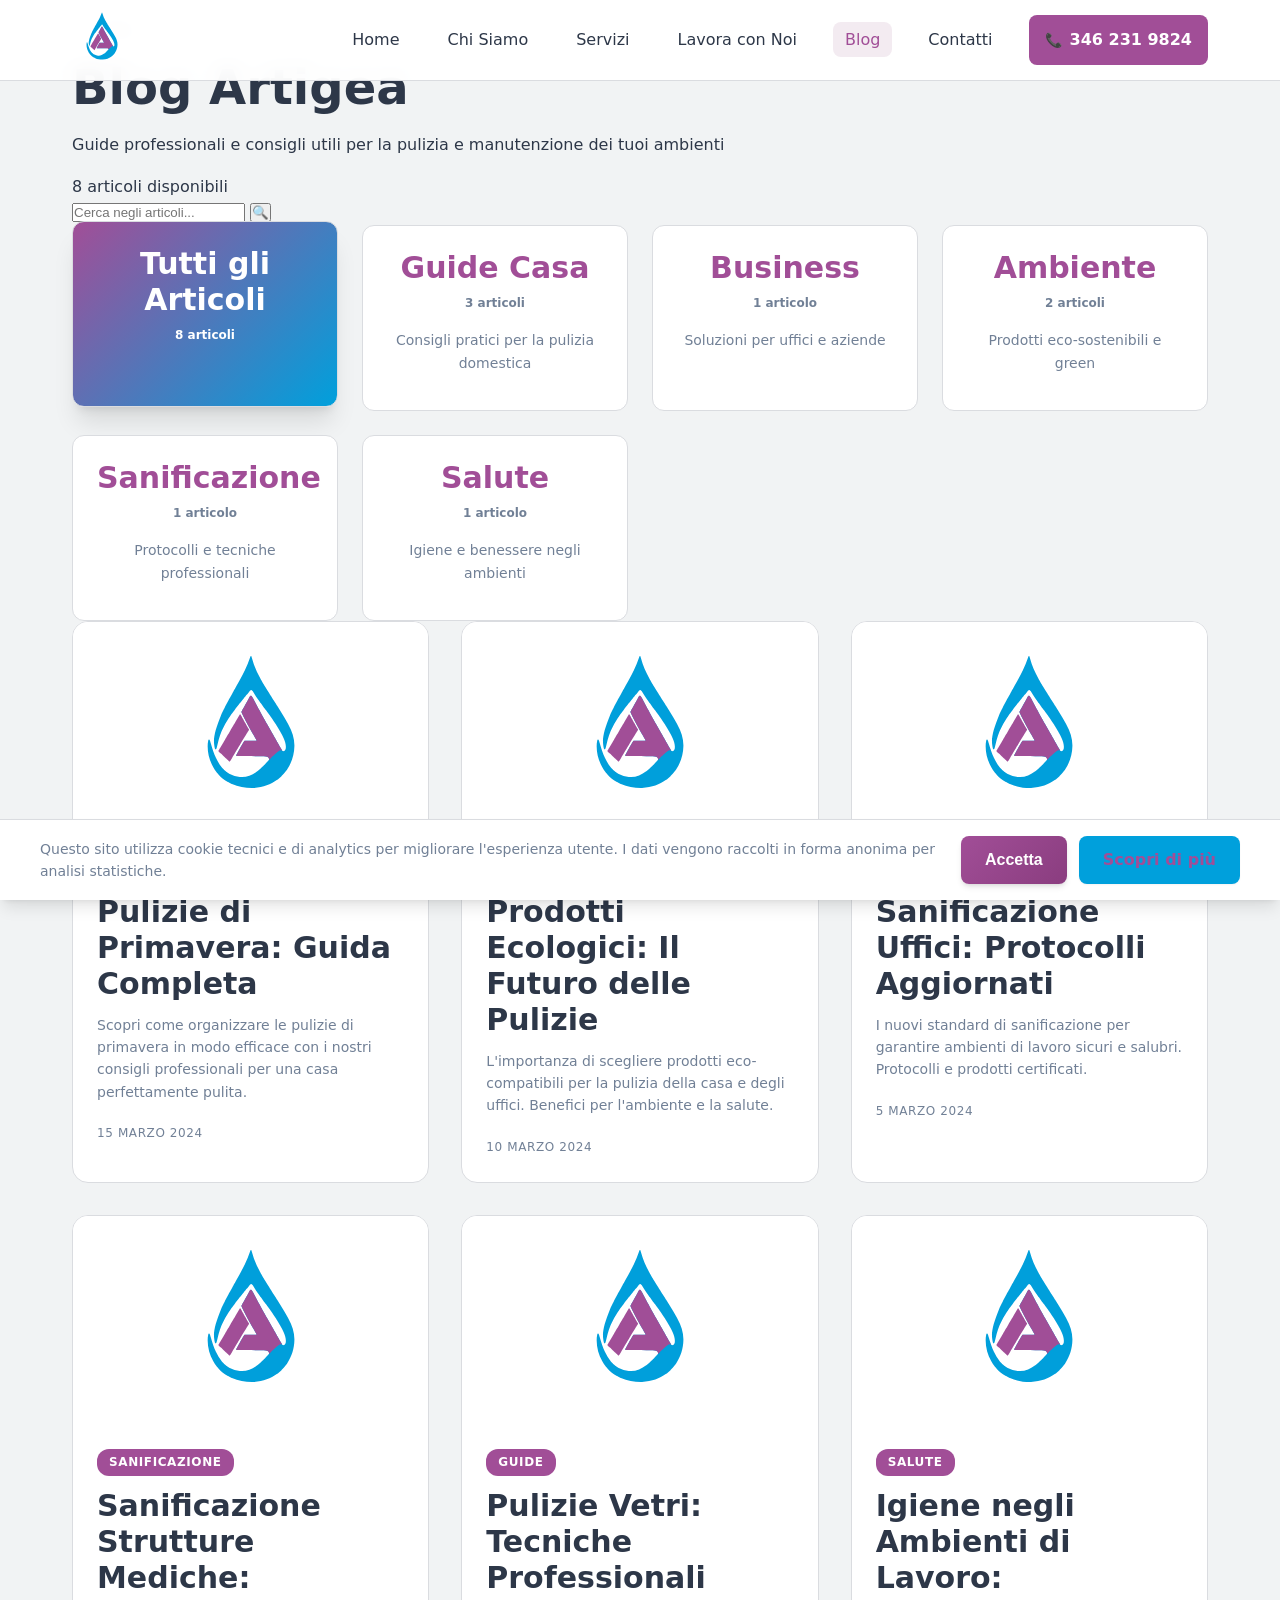
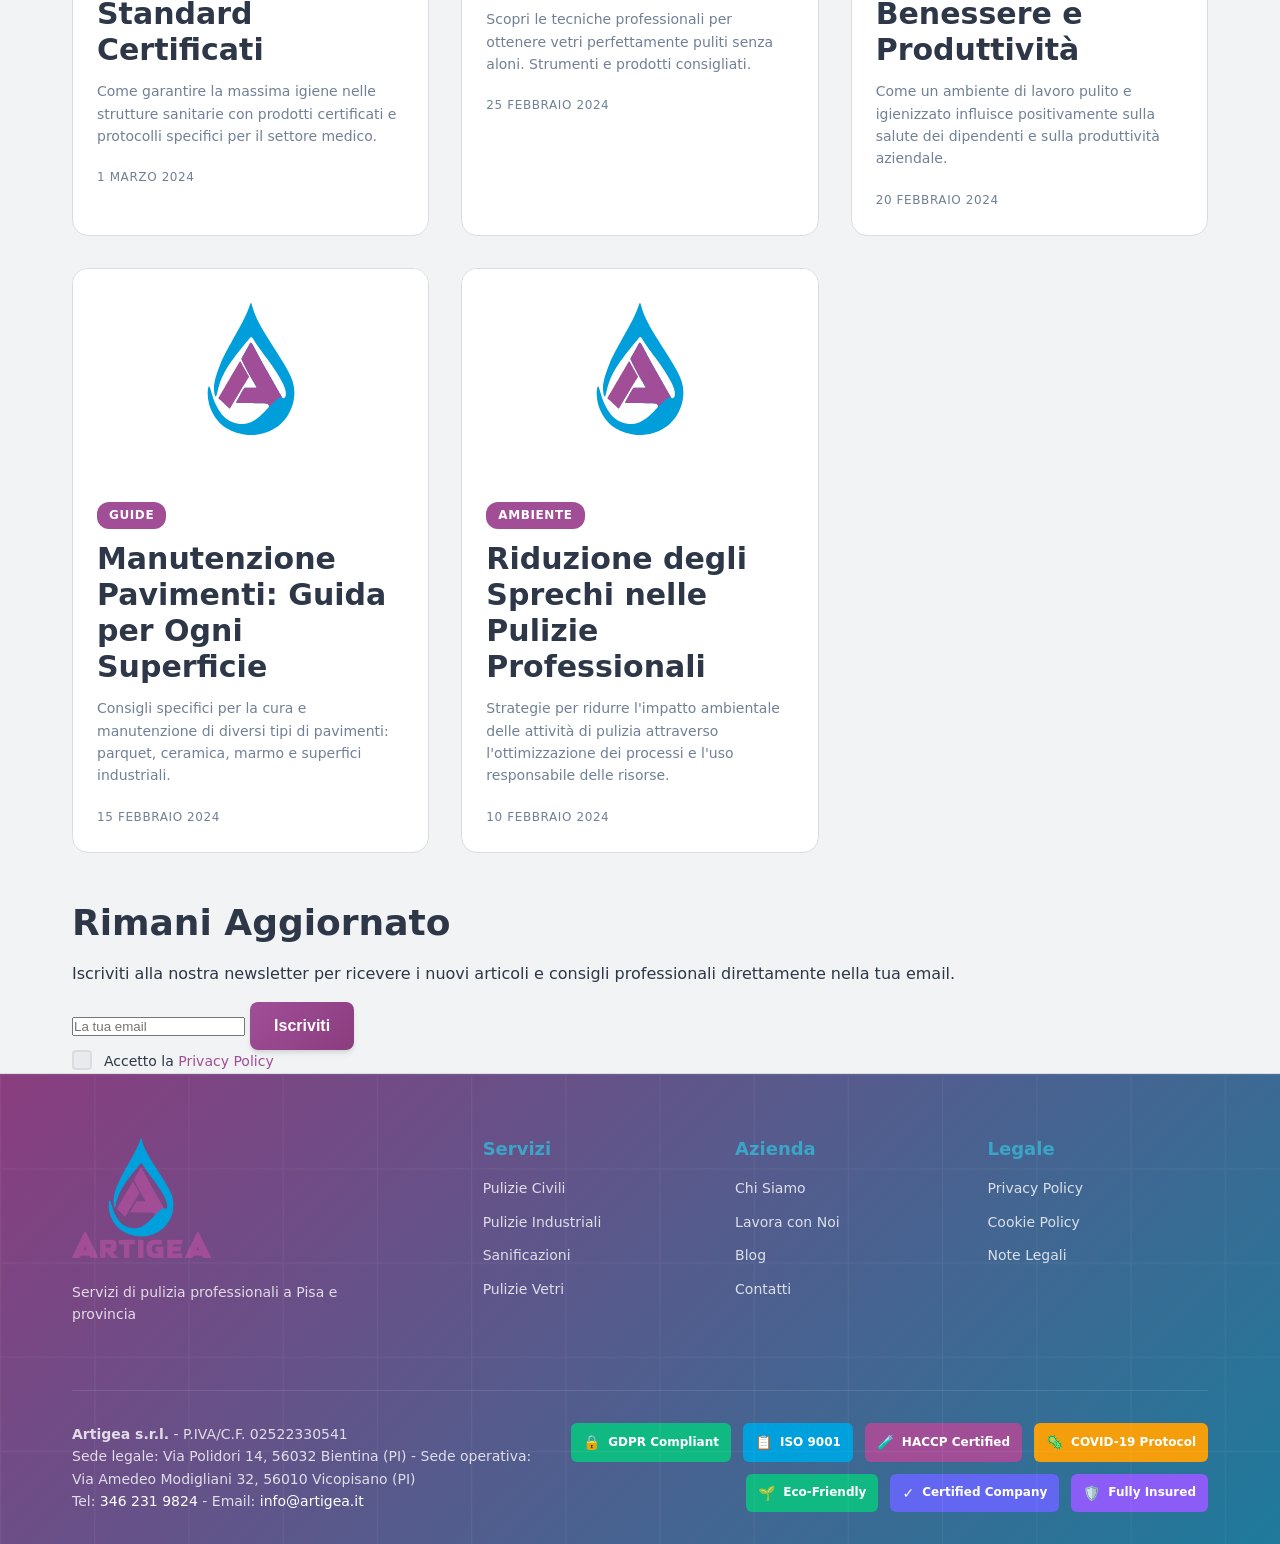
<file: blog/index.html>
<!DOCTYPE html>
<html lang="it">
<head>
    <meta charset="UTF-8">
    <meta name="viewport" content="width=device-width, initial-scale=1.0">
    <title>Blog - Artigea s.r.l. | Guide e Consigli per Pulizie Professionali</title>
    <meta name="description" content="Scopri guide professionali, consigli utili e novità dal mondo delle pulizie. Il blog di Artigea s.r.l. per mantenere i tuoi ambienti sempre perfetti.">
    <meta name="keywords" content="blog pulizie, guide pulizie casa, consigli pulizie professionali, sanificazione, Artigea Pisa">
    <meta name="author" content="Artigea s.r.l.">
    
    <!-- Open Graph / Facebook -->
    <meta property="og:type" content="website">
    <meta property="og:url" content="https://www.artigea.com/blog/">
    <meta property="og:title" content="Blog Artigea - Guide e Consigli per Pulizie Professionali">
    <meta property="og:description" content="Scopri guide professionali e consigli utili dal mondo delle pulizie">
    <meta property="og:image" content="../img/LogoCompleto.png">

    <!-- Twitter -->
    <meta property="twitter:card" content="summary_large_image">
    <meta property="twitter:url" content="https://www.artigea.com/blog/">
    <meta property="twitter:title" content="Blog Artigea - Guide e Consigli per Pulizie Professionali">
    <meta property="twitter:description" content="Scopri guide professionali e consigli utili dal mondo delle pulizie">
    <meta property="twitter:image" content="../img/LogoCompleto.png">

    <!-- Favicon -->
    <link rel="icon" type="image/png" sizes="16x16" href="../assets/favicon-16.png">
    <link rel="icon" type="image/png" sizes="32x32" href="../assets/favicon-32.png">
    <link rel="apple-touch-icon" sizes="180x180" href="../assets/apple-touch-icon.png">

    <!-- Canonical URL -->
    <link rel="canonical" href="https://www.artigea.com/blog/">

    <!-- Stylesheet -->
    <link rel="stylesheet" href="../css/main.css">
    <link rel="stylesheet" href="../css/components.css">
    <link rel="stylesheet" href="../css/blog.css">

    <!-- Google Analytics GA4 -->
    <script async src="https://www.googletagmanager.com/gtag/js?id=GA_MEASUREMENT_ID"></script>
    <script>
        window.dataLayer = window.dataLayer || [];
        function gtag(){dataLayer.push(arguments);}
        gtag('js', new Date());
        gtag('config', 'GA_MEASUREMENT_ID', {
            'anonymize_ip': true,
            'cookie_flags': 'max-age=7200;secure;samesite=none'
        });
    </script>

    <!-- JSON-LD Blog Schema -->
    <script type="application/ld+json">
    {
        "@context": "https://schema.org",
        "@type": "Blog",
        "name": "Blog Artigea",
        "description": "Guide professionali e consigli per pulizie e sanificazioni",
        "url": "https://www.artigea.com/blog/",
        "publisher": {
            "@type": "Organization",
            "name": "Artigea s.r.l.",
            "logo": {
                "@type": "ImageObject",
                "url": "https://www.artigea.com/img/LogoCompleto.png"
            }
        },
        "mainEntityOfPage": {
            "@type": "WebPage",
            "@id": "https://www.artigea.com/blog/"
        }
    }
    </script>
</head>
<body>
    <!-- Header -->
    <header class="header">
        <nav class="nav container">
            <div class="nav__brand">
                <a href="../index.html">
                    <img src="../img/logo.svg" alt="Logo Artigea s.r.l." class="nav__logo">
                </a>
            </div>
            <ul class="nav__menu" id="nav-menu">
                <li class="nav__item">
                    <a href="../index.html" class="nav__link">Home</a>
                </li>
                <li class="nav__item">
                    <a href="../index.html#chi-siamo" class="nav__link">Chi Siamo</a>
                </li>
                <li class="nav__item">
                    <a href="../index.html#servizi" class="nav__link">Servizi</a>
                </li>
                <li class="nav__item">
                    <a href="../index.html#lavora-con-noi" class="nav__link">Lavora con Noi</a>
                </li>
                <li class="nav__item">
                    <a href="index.html" class="nav__link active">Blog</a>
                </li>
                <li class="nav__item">
                    <a href="../index.html#contatti" class="nav__link">Contatti</a>
                </li>
                <li class="nav__item">
                    <a href="tel:+393462319824" class="nav__link nav__phone">
                        <span class="phone-icon">📞</span>
                        346 231 9824
                    </a>
                </li>
            </ul>
            <div class="nav__toggle" id="nav-toggle">
                <span></span>
                <span></span>
                <span></span>
            </div>
        </nav>
    </header>

    <!-- Main Content -->
    <main class="blog-page">
        <!-- Breadcrumb -->
        <nav class="breadcrumb container" aria-label="Percorso">
            <ol class="breadcrumb__list">
                <li class="breadcrumb__item">
                    <a href="../index.html" class="breadcrumb__link">Home</a>
                </li>
                <li class="breadcrumb__item breadcrumb__item--current" aria-current="page">
                    Blog
                </li>
            </ol>
        </nav>

        <!-- Blog Header -->
        <section class="blog-header">
            <div class="container">
                <h1 class="blog-header__title">Blog Artigea</h1>
                <p class="blog-header__subtitle">
                    Guide professionali e consigli utili per la pulizia e manutenzione dei tuoi ambienti
                </p>
                <div class="blog-counter">
                    <span id="total-articles">Caricamento articoli...</span>
                </div>
            </div>
        </section>

        <!-- Search and Filters -->
        <section class="blog-filters">
            <div class="container">
                <!-- Search Bar -->
                <div class="search-container">
                    <input type="text" id="blog-search" placeholder="Cerca negli articoli..." class="search-input">
                    <button type="button" class="search-button" aria-label="Cerca">
                        🔍
                    </button>
                </div>

                <!-- Category Filters -->
                <div class="categories-grid">
                    <div class="category-card" data-category="all">
                        <div class="category-card__content">
                            <h3 class="category-card__title">Tutti gli Articoli</h3>
                            <p class="category-card__count">Caricamento...</p>
                        </div>
                    </div>
                    
                    <div class="category-card" data-category="guide">
                        <div class="category-card__content">
                            <h3 class="category-card__title">Guide Casa</h3>
                            <p class="category-card__count">Caricamento...</p>
                            <p class="category-card__description">Consigli pratici per la pulizia domestica</p>
                        </div>
                    </div>
                    
                    <div class="category-card" data-category="business">
                        <div class="category-card__content">
                            <h3 class="category-card__title">Business</h3>
                            <p class="category-card__count">Caricamento...</p>
                            <p class="category-card__description">Soluzioni per uffici e aziende</p>
                        </div>
                    </div>
                    
                    <div class="category-card" data-category="ambiente">
                        <div class="category-card__content">
                            <h3 class="category-card__title">Ambiente</h3>
                            <p class="category-card__count">Caricamento...</p>
                            <p class="category-card__description">Prodotti eco-sostenibili e green</p>
                        </div>
                    </div>
                    
                    <div class="category-card" data-category="sanificazione">
                        <div class="category-card__content">
                            <h3 class="category-card__title">Sanificazione</h3>
                            <p class="category-card__count">Caricamento...</p>
                            <p class="category-card__description">Protocolli e tecniche professionali</p>
                        </div>
                    </div>
                    
                    <div class="category-card" data-category="salute">
                        <div class="category-card__content">
                            <h3 class="category-card__title">Salute</h3>
                            <p class="category-card__count">Caricamento...</p>
                            <p class="category-card__description">Igiene e benessere negli ambienti</p>
                        </div>
                    </div>
                </div>

                <!-- Filter Status -->
                <div id="filter-status" class="filter-status" style="display: none;">
                    <p>Filtro attivo</p>
                </div>
            </div>
        </section>

        <!-- Blog Articles -->
        <section class="blog-articles">
            <div class="container">
                <div class="blog__grid">
                    <!-- Article 1 -->
                    <article class="blog-card" data-category="guide">
                        <img src="../img/logo.svg" alt="Pulizie di primavera - Guida completa" 
                             class="blog-card__image" loading="lazy"
                             style="object-fit: contain; background: white; padding: 1rem;">
                        <div class="blog-card__content">
                            <span class="blog-card__category">Guide</span>
                            <h3 class="blog-card__title">
                                <a href="pulizie-di-primavera-guida-completa.html">
                                    Pulizie di Primavera: Guida Completa
                                </a>
                            </h3>
                            <p class="blog-card__excerpt">
                                Scopri come organizzare le pulizie di primavera in modo efficace con i nostri 
                                consigli professionali per una casa perfettamente pulita.
                            </p>
                            <time class="blog-card__date" datetime="2024-03-15">15 Marzo 2024</time>
                        </div>
                    </article>

                    <!-- Article 2 -->
                    <article class="blog-card" data-category="ambiente">
                        <img src="../img/logo.svg" alt="Prodotti ecologici per pulizie" 
                             class="blog-card__image" loading="lazy"
                             style="object-fit: contain; background: white; padding: 1rem;">
                        <div class="blog-card__content">
                            <span class="blog-card__category">Ambiente</span>
                            <h3 class="blog-card__title">
                                <a href="prodotti-ecologici-per-pulizie.html">
                                    Prodotti Ecologici: Il Futuro delle Pulizie
                                </a>
                            </h3>
                            <p class="blog-card__excerpt">
                                L'importanza di scegliere prodotti eco-compatibili per la pulizia della casa 
                                e degli uffici. Benefici per l'ambiente e la salute.
                            </p>
                            <time class="blog-card__date" datetime="2024-03-10">10 Marzo 2024</time>
                        </div>
                    </article>

                    <!-- Article 3 -->
                    <article class="blog-card" data-category="business">
                        <img src="../img/logo.svg" alt="Sanificazione uffici post-covid" 
                             class="blog-card__image" loading="lazy"
                             style="object-fit: contain; background: white; padding: 1rem;">
                        <div class="blog-card__content">
                            <span class="blog-card__category">Business</span>
                            <h3 class="blog-card__title">
                                <a href="sanificazione-uffici-post-covid.html">
                                    Sanificazione Uffici: Protocolli Aggiornati
                                </a>
                            </h3>
                            <p class="blog-card__excerpt">
                                I nuovi standard di sanificazione per garantire ambienti di lavoro sicuri e salubri. 
                                Protocolli e prodotti certificati.
                            </p>
                            <time class="blog-card__date" datetime="2024-03-05">5 Marzo 2024</time>
                        </div>
                    </article>

                    <!-- Article 4 -->
                    <article class="blog-card" data-category="sanificazione">
                        <img src="../img/logo.svg" alt="Sanificazione strutture mediche" 
                             class="blog-card__image" loading="lazy"
                             style="object-fit: contain; background: white; padding: 1rem;">
                        <div class="blog-card__content">
                            <span class="blog-card__category">Sanificazione</span>
                            <h3 class="blog-card__title">
                                <a href="sanificazione-strutture-mediche.html">
                                    Sanificazione Strutture Mediche: Standard Certificati
                                </a>
                            </h3>
                            <p class="blog-card__excerpt">
                                Come garantire la massima igiene nelle strutture sanitarie con prodotti 
                                certificati e protocolli specifici per il settore medico.
                            </p>
                            <time class="blog-card__date" datetime="2024-03-01">1 Marzo 2024</time>
                        </div>
                    </article>

                    <!-- Article 5 -->
                    <article class="blog-card" data-category="guide">
                        <img src="../img/logo.svg" alt="Pulizie vetri professionali" 
                             class="blog-card__image" loading="lazy"
                             style="object-fit: contain; background: white; padding: 1rem;">
                        <div class="blog-card__content">
                            <span class="blog-card__category">Guide</span>
                            <h3 class="blog-card__title">
                                <a href="pulizie-vetri-professionali.html">
                                    Pulizie Vetri: Tecniche Professionali
                                </a>
                            </h3>
                            <p class="blog-card__excerpt">
                                Scopri le tecniche professionali per ottenere vetri perfettamente puliti 
                                senza aloni. Strumenti e prodotti consigliati.
                            </p>
                            <time class="blog-card__date" datetime="2024-02-25">25 Febbraio 2024</time>
                        </div>
                    </article>

                    <!-- Article 6 -->
                    <article class="blog-card" data-category="salute">
                        <img src="../img/logo.svg" alt="Igiene ambienti di lavoro" 
                             class="blog-card__image" loading="lazy"
                             style="object-fit: contain; background: white; padding: 1rem;">
                        <div class="blog-card__content">
                            <span class="blog-card__category">Salute</span>
                            <h3 class="blog-card__title">
                                <a href="igiene-ambienti-lavoro.html">
                                    Igiene negli Ambienti di Lavoro: Benessere e Produttività
                                </a>
                            </h3>
                            <p class="blog-card__excerpt">
                                Come un ambiente di lavoro pulito e igienizzato influisce positivamente 
                                sulla salute dei dipendenti e sulla produttività aziendale.
                            </p>
                            <time class="blog-card__date" datetime="2024-02-20">20 Febbraio 2024</time>
                        </div>
                    </article>

                    <!-- Article 7 -->
                    <article class="blog-card" data-category="guide">
                        <img src="../img/logo.svg" alt="Manutenzione pavimenti" 
                             class="blog-card__image" loading="lazy"
                             style="object-fit: contain; background: white; padding: 1rem;">
                        <div class="blog-card__content">
                            <span class="blog-card__category">Guide</span>
                            <h3 class="blog-card__title">
                                <a href="manutenzione-pavimenti.html">
                                    Manutenzione Pavimenti: Guida per Ogni Superficie
                                </a>
                            </h3>
                            <p class="blog-card__excerpt">
                                Consigli specifici per la cura e manutenzione di diversi tipi di pavimenti: 
                                parquet, ceramica, marmo e superfici industriali.
                            </p>
                            <time class="blog-card__date" datetime="2024-02-15">15 Febbraio 2024</time>
                        </div>
                    </article>

                    <!-- Article 8 -->
                    <article class="blog-card" data-category="ambiente">
                        <img src="../img/logo.svg" alt="Riduzione sprechi pulizie" 
                             class="blog-card__image" loading="lazy"
                             style="object-fit: contain; background: white; padding: 1rem;">
                        <div class="blog-card__content">
                            <span class="blog-card__category">Ambiente</span>
                            <h3 class="blog-card__title">
                                <a href="riduzione-sprechi-pulizie.html">
                                    Riduzione degli Sprechi nelle Pulizie Professionali
                                </a>
                            </h3>
                            <p class="blog-card__excerpt">
                                Strategie per ridurre l'impatto ambientale delle attività di pulizia 
                                attraverso l'ottimizzazione dei processi e l'uso responsabile delle risorse.
                            </p>
                            <time class="blog-card__date" datetime="2024-02-10">10 Febbraio 2024</time>
                        </div>
                    </article>
                </div>

                <!-- Load More Button -->
                <div class="blog__load-more">
                    <button class="btn btn--outline" id="load-more-btn" style="display: none;">
                        Carica altri articoli
                    </button>
                </div>
            </div>
        </section>

        <!-- Newsletter Signup -->
        <section class="newsletter-signup">
            <div class="container">
                <div class="newsletter-content">
                    <h2>Rimani Aggiornato</h2>
                    <p>Iscriviti alla nostra newsletter per ricevere i nuovi articoli e consigli professionali direttamente nella tua email.</p>
                    
                    <form class="newsletter-form" action="https://formspree.io/f/xqabjowz" method="POST">
                        <input type="hidden" name="_subject" value="Iscrizione Newsletter Blog">
                        <input type="hidden" name="form_type" value="newsletter">
                        <input type="text" name="_honey" style="display:none">
                        
                        <div class="newsletter-form__group">
                            <input type="email" name="email" placeholder="La tua email" required class="newsletter-input">
                            <button type="submit" class="btn btn--primary">Iscriviti</button>
                        </div>
                        
                        <label class="checkbox-label">
                            <input type="checkbox" name="privacy" required>
                            <span class="checkmark"></span>
                            <span>Accetto la <a href="../privacy-policy.html" target="_blank">Privacy Policy</a></span>
                        </label>
                    </form>
                </div>
            </div>
        </section>
    </main>

    <!-- Footer -->
    <footer class="footer">
        <div class="container">
            <div class="footer__content">
                <div class="footer__brand">
                    <img src="../img/LogoCompleto.png" alt="Logo Artigea s.r.l." class="footer__logo">
                    <p>Servizi di pulizia professionali a Pisa e provincia</p>
                </div>
                <div class="footer__links">
                    <div class="footer__column">
                        <h4>Servizi</h4>
                        <ul>
                            <li><a href="../index.html#servizi">Pulizie Civili</a></li>
                            <li><a href="../index.html#servizi">Pulizie Industriali</a></li>
                            <li><a href="../index.html#servizi">Sanificazioni</a></li>
                            <li><a href="../index.html#servizi">Pulizie Vetri</a></li>
                        </ul>
                    </div>
                    <div class="footer__column">
                        <h4>Azienda</h4>
                        <ul>
                            <li><a href="../index.html#chi-siamo">Chi Siamo</a></li>
                            <li><a href="../index.html#lavora-con-noi">Lavora con Noi</a></li>
                            <li><a href="index.html">Blog</a></li>
                            <li><a href="../index.html#contatti">Contatti</a></li>
                        </ul>
                    </div>
                    <div class="footer__column">
                        <h4>Legale</h4>
                        <ul>
                            <li><a href="../privacy-policy.html">Privacy Policy</a></li>
                            <li><a href="../cookie-policy.html">Cookie Policy</a></li>
                            <li><a href="../note-legali.html">Note Legali</a></li>
                        </ul>
                    </div>
                </div>
            </div>
            <div class="footer__bottom">
                <div class="footer__info">
                    <p><strong>Artigea s.r.l.</strong> - P.IVA/C.F. 02522330541</p>
                    <p>Sede legale: Via Polidori 14, 56032 Bientina (PI) - Sede operativa: Via Amedeo Modigliani 32, 56010 Vicopisano (PI)</p>
                    <p>Tel: <a href="tel:+393462319824">346 231 9824</a> - Email: <a href="mailto:info@artigea.it">info@artigea.it</a></p>
                </div>
                <div class="footer__badges">
                    <span class="professional-badge professional-badge--gdpr">
                        <span class="badge-icon">🔒</span>
                        GDPR Compliant
                    </span>
                    <span class="professional-badge professional-badge--iso">
                        <span class="badge-icon">📋</span>
                        ISO 9001
                    </span>
                    <span class="professional-badge professional-badge--haccp">
                        <span class="badge-icon">🧪</span>
                        HACCP Certified
                    </span>
                    <span class="professional-badge professional-badge--covid">
                        <span class="badge-icon">🦠</span>
                        COVID-19 Protocol
                    </span>
                    <span class="professional-badge professional-badge--eco">
                        <span class="badge-icon">🌱</span>
                        Eco-Friendly
                    </span>
                    <span class="professional-badge professional-badge--certified">
                        <span class="badge-icon">✓</span>
                        Certified Company
                    </span>
                    <span class="professional-badge professional-badge--insurance">
                        <span class="badge-icon">🛡️</span>
                        Fully Insured
                    </span>
                </div>
            </div>
        </div>
    </footer>

    <!-- Cookie Consent Banner -->
    <div id="cookie-banner" class="cookie-banner">
        <div class="cookie-banner__content">
            <p>
                Questo sito utilizza cookie tecnici e di analytics per migliorare l'esperienza utente. 
                I dati vengono raccolti in forma anonima per analisi statistiche.
            </p>
            <div class="cookie-banner__actions">
                <button id="accept-cookies" class="btn btn--primary">Accetta</button>
                <a href="../cookie-policy.html" class="btn btn--outline">Scopri di più</a>
            </div>
        </div>
    </div>

    <!-- Scripts -->
    <script src="../js/main.js"></script>
    <script src="../js/cookie-consent.js"></script>
    <script src="../js/blog-filters.js"></script>
</body>
</html>
</file>
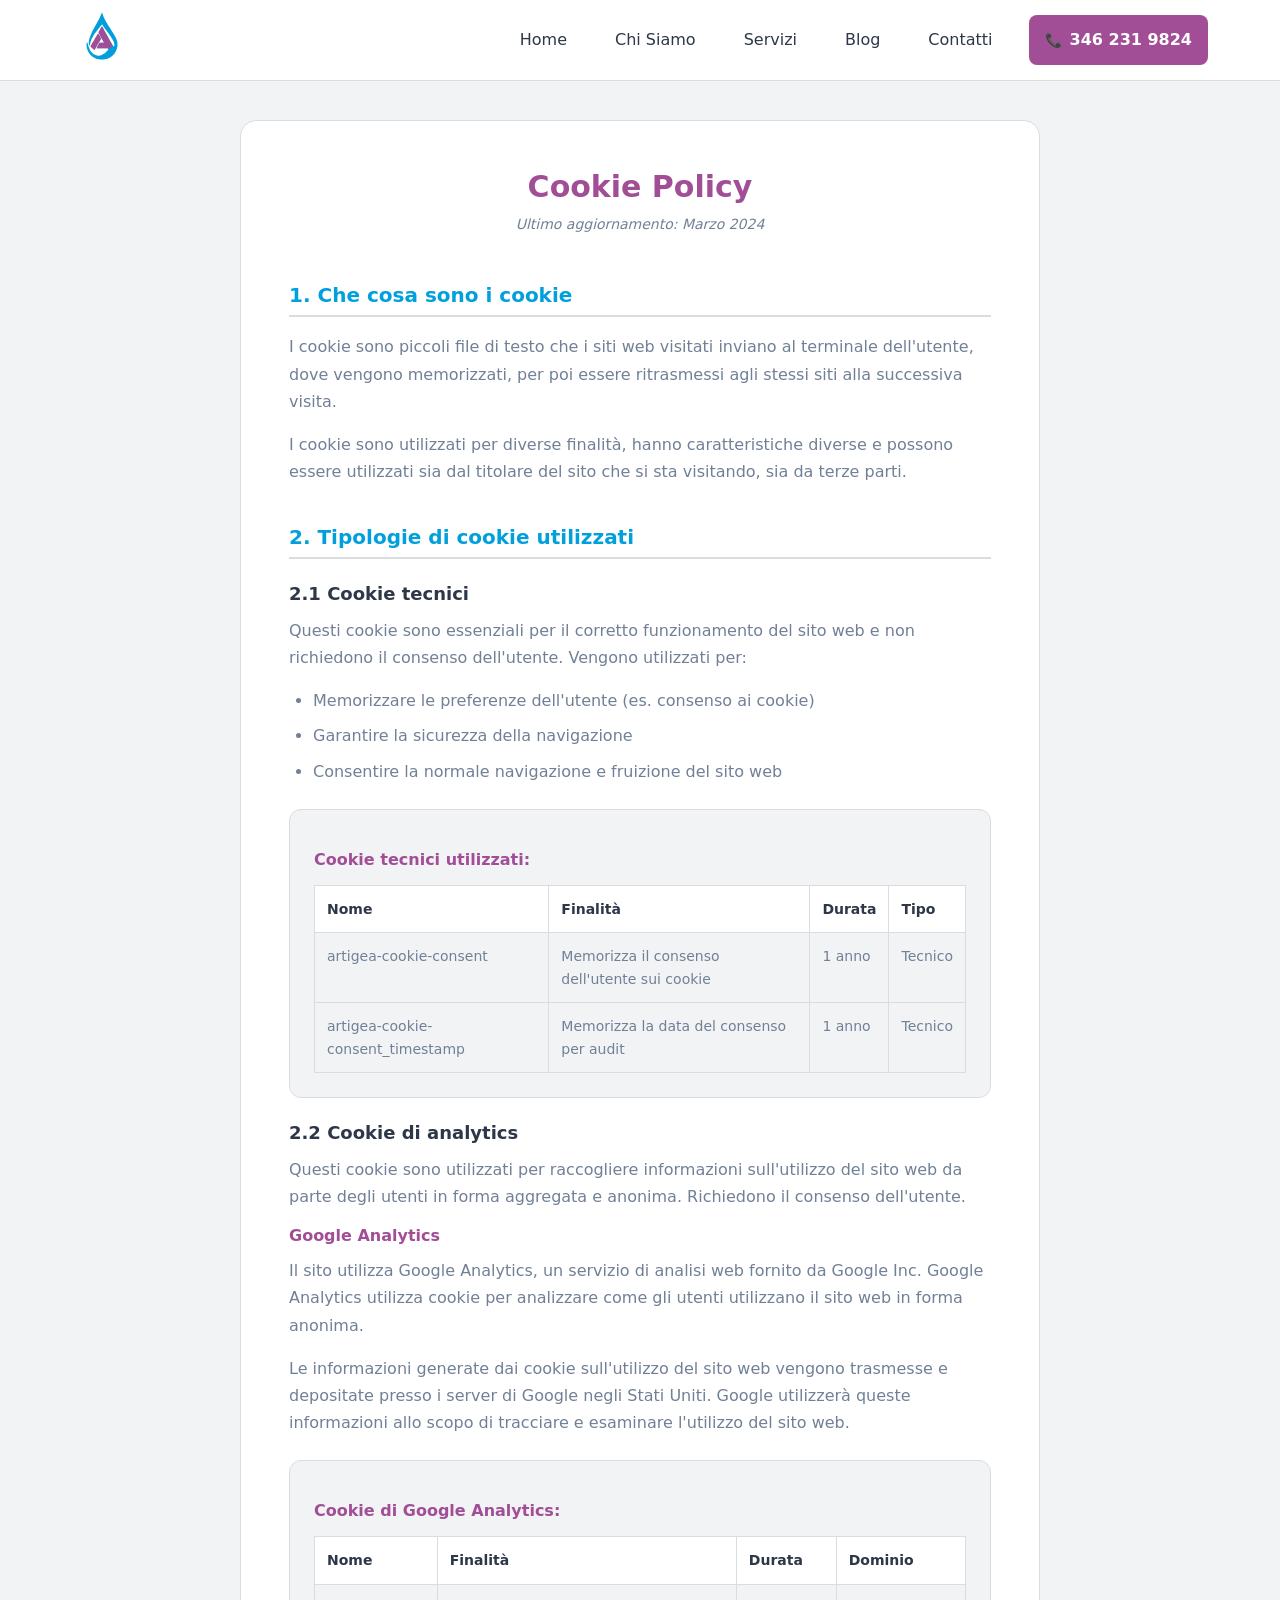
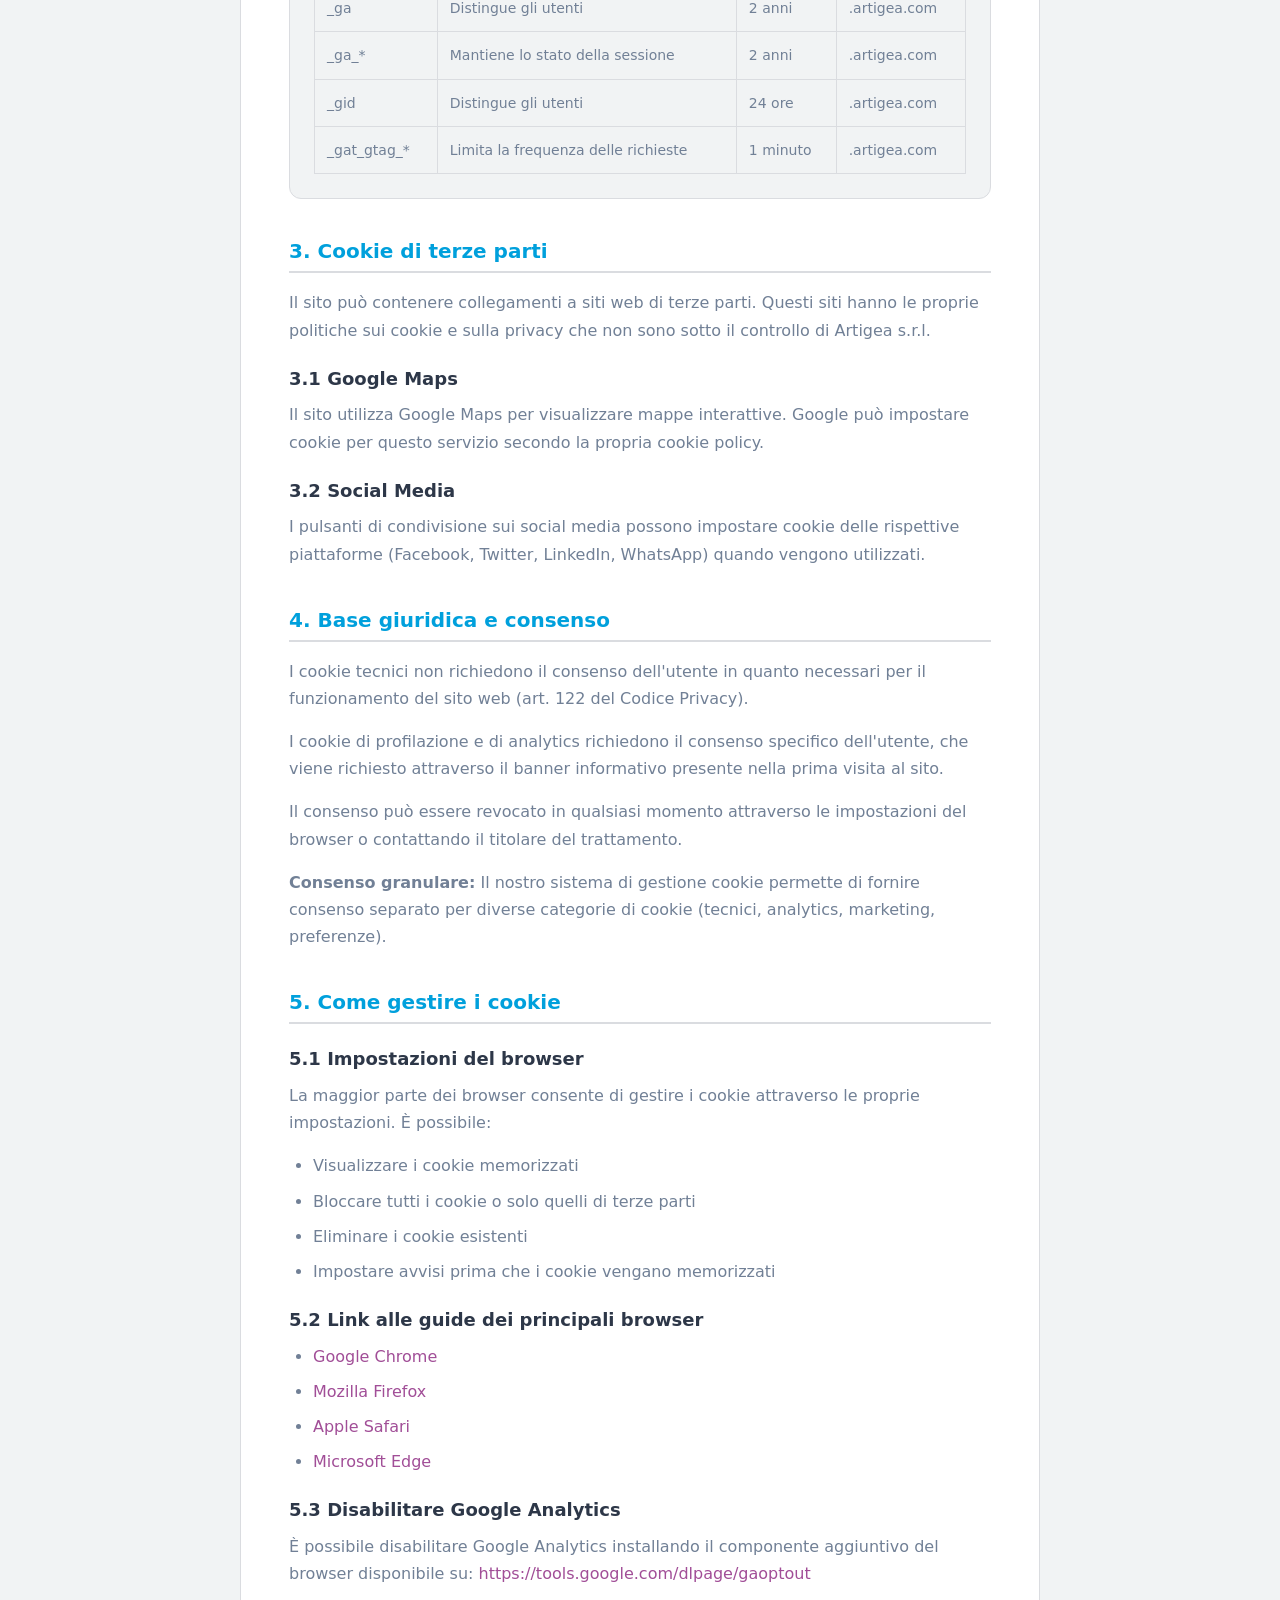
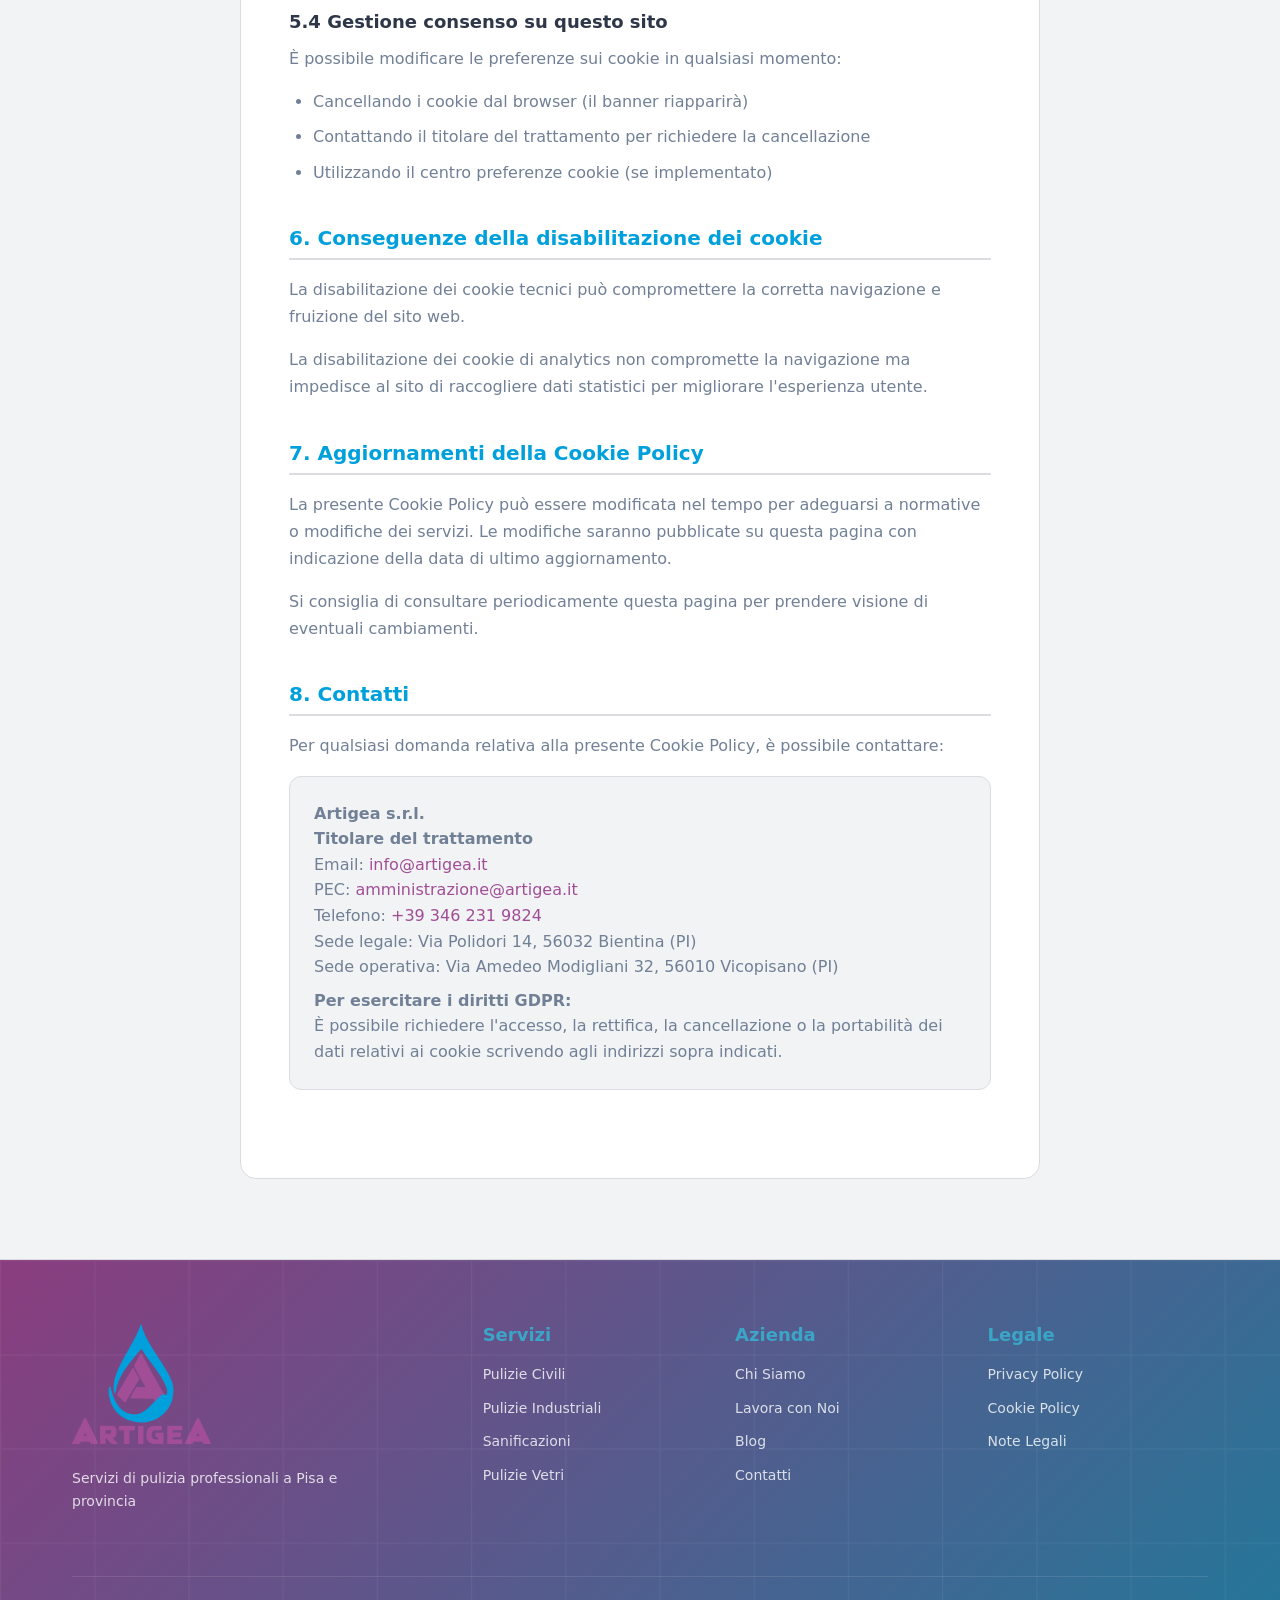
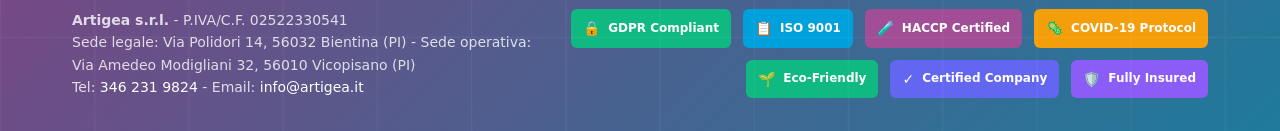
<file: cookie-policy.html>
<!DOCTYPE html>
<html lang="it">
<head>
    <meta charset="UTF-8">
    <meta name="viewport" content="width=device-width, initial-scale=1.0">
    <title>Cookie Policy - Artigea s.r.l.</title>
    <meta name="description" content="Cookie Policy di Artigea s.r.l. - Informazioni sui cookie utilizzati dal sito web">
    <meta name="robots" content="noindex, nofollow">
    
    <!-- Favicon -->
    <link rel="icon" type="image/png" sizes="16x16" href="assets/favicon-16.png">
    <link rel="icon" type="image/png" sizes="32x32" href="assets/favicon-32.png">
    <link rel="apple-touch-icon" sizes="180x180" href="assets/apple-touch-icon.png">
    
    <!-- Stylesheet -->
    <link rel="stylesheet" href="css/main.css">
    <link rel="stylesheet" href="css/components.css">
</head>
<body>
    <!-- Header -->
    <header class="header">
        <nav class="nav container">
            <div class="nav__brand">
                <a href="index.html">
                    <img src="./img/logo.svg" alt="Logo Artigea s.r.l." class="nav__logo">
                </a>
            </div>
            <ul class="nav__menu" id="nav-menu">
                <li class="nav__item">
                    <a href="index.html" class="nav__link">Home</a>
                </li>
                <li class="nav__item">
                    <a href="index.html#chi-siamo" class="nav__link">Chi Siamo</a>
                </li>
                <li class="nav__item">
                    <a href="index.html#servizi" class="nav__link">Servizi</a>
                </li>
                <li class="nav__item">
                    <a href="./blog/index.html" class="nav__link">Blog</a>
                </li>
                <li class="nav__item">
                    <a href="index.html#contatti" class="nav__link">Contatti</a>
                </li>
                <li class="nav__item">
                    <a href="tel:+393462319824" class="nav__link nav__phone">
                        <span class="phone-icon">📞</span>
                        346 231 9824
                    </a>
                </li>
            </ul>
            <div class="nav__toggle" id="nav-toggle">
                <span></span>
                <span></span>
                <span></span>
            </div>
        </nav>
    </header>

    <!-- Main Content -->
    <main class="legal-page">
        <div class="container">
            <div class="legal-content">
                <h1>Cookie Policy</h1>
                <p class="last-updated">Ultimo aggiornamento: Marzo 2024</p>

                <section class="legal-section">
                    <h2>1. Che cosa sono i cookie</h2>
                    <p>
                        I cookie sono piccoli file di testo che i siti web visitati inviano al terminale 
                        dell'utente, dove vengono memorizzati, per poi essere ritrasmessi agli stessi siti 
                        alla successiva visita.
                    </p>
                    <p>
                        I cookie sono utilizzati per diverse finalità, hanno caratteristiche diverse e 
                        possono essere utilizzati sia dal titolare del sito che si sta visitando, sia da 
                        terze parti.
                    </p>
                </section>

                <section class="legal-section">
                    <h2>2. Tipologie di cookie utilizzati</h2>
                    
                    <h3>2.1 Cookie tecnici</h3>
                    <p>
                        Questi cookie sono essenziali per il corretto funzionamento del sito web e non 
                        richiedono il consenso dell'utente. Vengono utilizzati per:
                    </p>
                    <ul>
                        <li>Memorizzare le preferenze dell'utente (es. consenso ai cookie)</li>
                        <li>Garantire la sicurezza della navigazione</li>
                        <li>Consentire la normale navigazione e fruizione del sito web</li>
                    </ul>
                    
                    <div class="cookie-table">
                        <h4>Cookie tecnici utilizzati:</h4>
                        <table>
                            <thead>
                                <tr>
                                    <th>Nome</th>
                                    <th>Finalità</th>
                                    <th>Durata</th>
                                    <th>Tipo</th>
                                </tr>
                            </thead>
                            <tbody>
                                <tr>
                                    <td>artigea-cookie-consent</td>
                                    <td>Memorizza il consenso dell'utente sui cookie</td>
                                    <td>1 anno</td>
                                    <td>Tecnico</td>
                                </tr>
                                <tr>
                                    <td>artigea-cookie-consent_timestamp</td>
                                    <td>Memorizza la data del consenso per audit</td>
                                    <td>1 anno</td>
                                    <td>Tecnico</td>
                                </tr>
                            </tbody>
                        </table>
                    </div>

                    <h3>2.2 Cookie di analytics</h3>
                    <p>
                        Questi cookie sono utilizzati per raccogliere informazioni sull'utilizzo del sito 
                        web da parte degli utenti in forma aggregata e anonima. Richiedono il consenso 
                        dell'utente.
                    </p>
                    
                    <h4>Google Analytics</h4>
                    <p>
                        Il sito utilizza Google Analytics, un servizio di analisi web fornito da Google Inc. 
                        Google Analytics utilizza cookie per analizzare come gli utenti utilizzano il sito 
                        web in forma anonima.
                    </p>
                    <p>
                        Le informazioni generate dai cookie sull'utilizzo del sito web vengono trasmesse 
                        e depositate presso i server di Google negli Stati Uniti. Google utilizzerà queste 
                        informazioni allo scopo di tracciare e esaminare l'utilizzo del sito web.
                    </p>
                    
                    <div class="cookie-table">
                        <h4>Cookie di Google Analytics:</h4>
                        <table>
                            <thead>
                                <tr>
                                    <th>Nome</th>
                                    <th>Finalità</th>
                                    <th>Durata</th>
                                    <th>Dominio</th>
                                </tr>
                            </thead>
                            <tbody>
                                <tr>
                                    <td>_ga</td>
                                    <td>Distingue gli utenti</td>
                                    <td>2 anni</td>
                                    <td>.artigea.com</td>
                                </tr>
                                <tr>
                                    <td>_ga_*</td>
                                    <td>Mantiene lo stato della sessione</td>
                                    <td>2 anni</td>
                                    <td>.artigea.com</td>
                                </tr>
                                <tr>
                                    <td>_gid</td>
                                    <td>Distingue gli utenti</td>
                                    <td>24 ore</td>
                                    <td>.artigea.com</td>
                                </tr>
                                <tr>
                                    <td>_gat_gtag_*</td>
                                    <td>Limita la frequenza delle richieste</td>
                                    <td>1 minuto</td>
                                    <td>.artigea.com</td>
                                </tr>
                            </tbody>
                        </table>
                    </div>
                </section>

                <section class="legal-section">
                    <h2>3. Cookie di terze parti</h2>
                    <p>
                        Il sito può contenere collegamenti a siti web di terze parti. Questi siti hanno 
                        le proprie politiche sui cookie e sulla privacy che non sono sotto il controllo 
                        di Artigea s.r.l.
                    </p>
                    
                    <h3>3.1 Google Maps</h3>
                    <p>
                        Il sito utilizza Google Maps per visualizzare mappe interattive. Google può 
                        impostare cookie per questo servizio secondo la propria cookie policy.
                    </p>

                    <h3>3.2 Social Media</h3>
                    <p>
                        I pulsanti di condivisione sui social media possono impostare cookie delle 
                        rispettive piattaforme (Facebook, Twitter, LinkedIn, WhatsApp) quando vengono 
                        utilizzati.
                    </p>
                </section>

                <section class="legal-section">
                    <h2>4. Base giuridica e consenso</h2>
                    <p>
                        I cookie tecnici non richiedono il consenso dell'utente in quanto necessari per 
                        il funzionamento del sito web (art. 122 del Codice Privacy).
                    </p>
                    <p>
                        I cookie di profilazione e di analytics richiedono il consenso specifico dell'utente, 
                        che viene richiesto attraverso il banner informativo presente nella prima visita 
                        al sito.
                    </p>
                    <p>
                        Il consenso può essere revocato in qualsiasi momento attraverso le impostazioni 
                        del browser o contattando il titolare del trattamento.
                    </p>
                    <p>
                        <strong>Consenso granulare:</strong> Il nostro sistema di gestione cookie permette 
                        di fornire consenso separato per diverse categorie di cookie (tecnici, analytics, 
                        marketing, preferenze).
                    </p>
                </section>

                <section class="legal-section">
                    <h2>5. Come gestire i cookie</h2>
                    
                    <h3>5.1 Impostazioni del browser</h3>
                    <p>
                        La maggior parte dei browser consente di gestire i cookie attraverso le proprie 
                        impostazioni. È possibile:
                    </p>
                    <ul>
                        <li>Visualizzare i cookie memorizzati</li>
                        <li>Bloccare tutti i cookie o solo quelli di terze parti</li>
                        <li>Eliminare i cookie esistenti</li>
                        <li>Impostare avvisi prima che i cookie vengano memorizzati</li>
                    </ul>

                    <h3>5.2 Link alle guide dei principali browser</h3>
                    <ul>
                        <li>
                            <a href="https://support.google.com/chrome/answer/95647" target="_blank" rel="noopener">
                                Google Chrome
                            </a>
                        </li>
                        <li>
                            <a href="https://support.mozilla.org/it/kb/Attivare%20e%20disattivare%20i%20cookie" target="_blank" rel="noopener">
                                Mozilla Firefox
                            </a>
                        </li>
                        <li>
                            <a href="https://support.apple.com/it-it/guide/safari/sfri11471/mac" target="_blank" rel="noopener">
                                Apple Safari
                            </a>
                        </li>
                        <li>
                            <a href="https://support.microsoft.com/it-it/help/17442/windows-internet-explorer-delete-manage-cookies" target="_blank" rel="noopener">
                                Microsoft Edge
                            </a>
                        </li>
                    </ul>

                    <h3>5.3 Disabilitare Google Analytics</h3>
                    <p>
                        È possibile disabilitare Google Analytics installando il componente aggiuntivo 
                        del browser disponibile su:
                        <a href="https://tools.google.com/dlpage/gaoptout" target="_blank" rel="noopener">
                            https://tools.google.com/dlpage/gaoptout
                        </a>
                    </p>
                    
                    <h3>5.4 Gestione consenso su questo sito</h3>
                    <p>
                        È possibile modificare le preferenze sui cookie in qualsiasi momento:
                    </p>
                    <ul>
                        <li>Cancellando i cookie dal browser (il banner riapparirà)</li>
                        <li>Contattando il titolare del trattamento per richiedere la cancellazione</li>
                        <li>Utilizzando il centro preferenze cookie (se implementato)</li>
                    </ul>
                </section>

                <section class="legal-section">
                    <h2>6. Conseguenze della disabilitazione dei cookie</h2>
                    <p>
                        La disabilitazione dei cookie tecnici può compromettere la corretta navigazione 
                        e fruizione del sito web.
                    </p>
                    <p>
                        La disabilitazione dei cookie di analytics non compromette la navigazione ma 
                        impedisce al sito di raccogliere dati statistici per migliorare l'esperienza 
                        utente.
                    </p>
                </section>

                <section class="legal-section">
                    <h2>7. Aggiornamenti della Cookie Policy</h2>
                    <p>
                        La presente Cookie Policy può essere modificata nel tempo per adeguarsi a 
                        normative o modifiche dei servizi. Le modifiche saranno pubblicate su questa 
                        pagina con indicazione della data di ultimo aggiornamento.
                    </p>
                    <p>
                        Si consiglia di consultare periodicamente questa pagina per prendere visione 
                        di eventuali cambiamenti.
                    </p>
                </section>

                <section class="legal-section">
                    <h2>8. Contatti</h2>
                    <p>
                        Per qualsiasi domanda relativa alla presente Cookie Policy, è possibile contattare:
                    </p>
                    <div class="contact-info">
                        <p>
                            <strong>Artigea s.r.l.</strong><br>
                            <strong>Titolare del trattamento</strong><br>
                            Email: <a href="mailto:info@artigea.it">info@artigea.it</a><br>
                            PEC: <a href="mailto:amministrazione@artigea.it">amministrazione@artigea.it</a><br>
                            Telefono: <a href="tel:+393462319824">+39 346 231 9824</a><br>
                            Sede legale: Via Polidori 14, 56032 Bientina (PI)<br>
                            Sede operativa: Via Amedeo Modigliani 32, 56010 Vicopisano (PI)
                        </p>
                        <p>
                            <strong>Per esercitare i diritti GDPR:</strong><br>
                            È possibile richiedere l'accesso, la rettifica, la cancellazione o la portabilità 
                            dei dati relativi ai cookie scrivendo agli indirizzi sopra indicati.
                        </p>
                    </div>
                </section>
            </div>
        </div>
    </main>

    <!-- Footer -->
    <footer class="footer">
        <div class="container">
            <div class="footer__content">
                <div class="footer__brand">
                    <img src="img/LogoCompleto.png" alt="Logo Artigea s.r.l." class="footer__logo">
                    <p>Servizi di pulizia professionali a Pisa e provincia</p>
                </div>
                <div class="footer__links">
                    <div class="footer__column">
                        <h4>Servizi</h4>
                        <ul>
                            <li><a href="index.html#servizi">Pulizie Civili</a></li>
                            <li><a href="index.html#servizi">Pulizie Industriali</a></li>
                            <li><a href="index.html#servizi">Sanificazioni</a></li>
                            <li><a href="index.html#servizi">Pulizie Vetri</a></li>
                        </ul>
                    </div>
                    <div class="footer__column">
                        <h4>Azienda</h4>
                        <ul>
                            <li><a href="index.html#chi-siamo">Chi Siamo</a></li>
                            <li><a href="index.html#lavora-con-noi">Lavora con Noi</a></li>
                            <li><a href="./blog/index.html">Blog</a></li>
                            <li><a href="index.html#contatti">Contatti</a></li>
                        </ul>
                    </div>
                    <div class="footer__column">
                        <h4>Legale</h4>
                        <ul>
                            <li><a href="privacy-policy.html">Privacy Policy</a></li>
                            <li><a href="cookie-policy.html">Cookie Policy</a></li>
                            <li><a href="note-legali.html">Note Legali</a></li>
                        </ul>
                    </div>
                </div>
            </div>
            <div class="footer__bottom">
                <div class="footer__info">
                    <p><strong>Artigea s.r.l.</strong> - P.IVA/C.F. 02522330541</p>
                    <p>Sede legale: Via Polidori 14, 56032 Bientina (PI) - Sede operativa: Via Amedeo Modigliani 32, 56010 Vicopisano (PI)</p>
                    <p>Tel: <a href="tel:+393462319824">346 231 9824</a> - Email: <a href="mailto:info@artigea.it">info@artigea.it</a></p>
                </div>
                <div class="footer__badges">
                    <span class="professional-badge professional-badge--gdpr">
                        <span class="badge-icon">🔒</span>
                        GDPR Compliant
                    </span>
                    <span class="professional-badge professional-badge--iso">
                        <span class="badge-icon">📋</span>
                        ISO 9001
                    </span>
                    <span class="professional-badge professional-badge--haccp">
                        <span class="badge-icon">🧪</span>
                        HACCP Certified
                    </span>
                    <span class="professional-badge professional-badge--covid">
                        <span class="badge-icon">🦠</span>
                        COVID-19 Protocol
                    </span>
                    <span class="professional-badge professional-badge--eco">
                        <span class="badge-icon">🌱</span>
                        Eco-Friendly
                    </span>
                    <span class="professional-badge professional-badge--certified">
                        <span class="badge-icon">✓</span>
                        Certified Company
                    </span>
                    <span class="professional-badge professional-badge--insurance">
                        <span class="badge-icon">🛡️</span>
                        Fully Insured
                    </span>
                </div>
            </div>
        </div>
    </footer>

    <!-- Scripts -->
    <script src="js/main.js"></script>
</body>
</html>
</file>
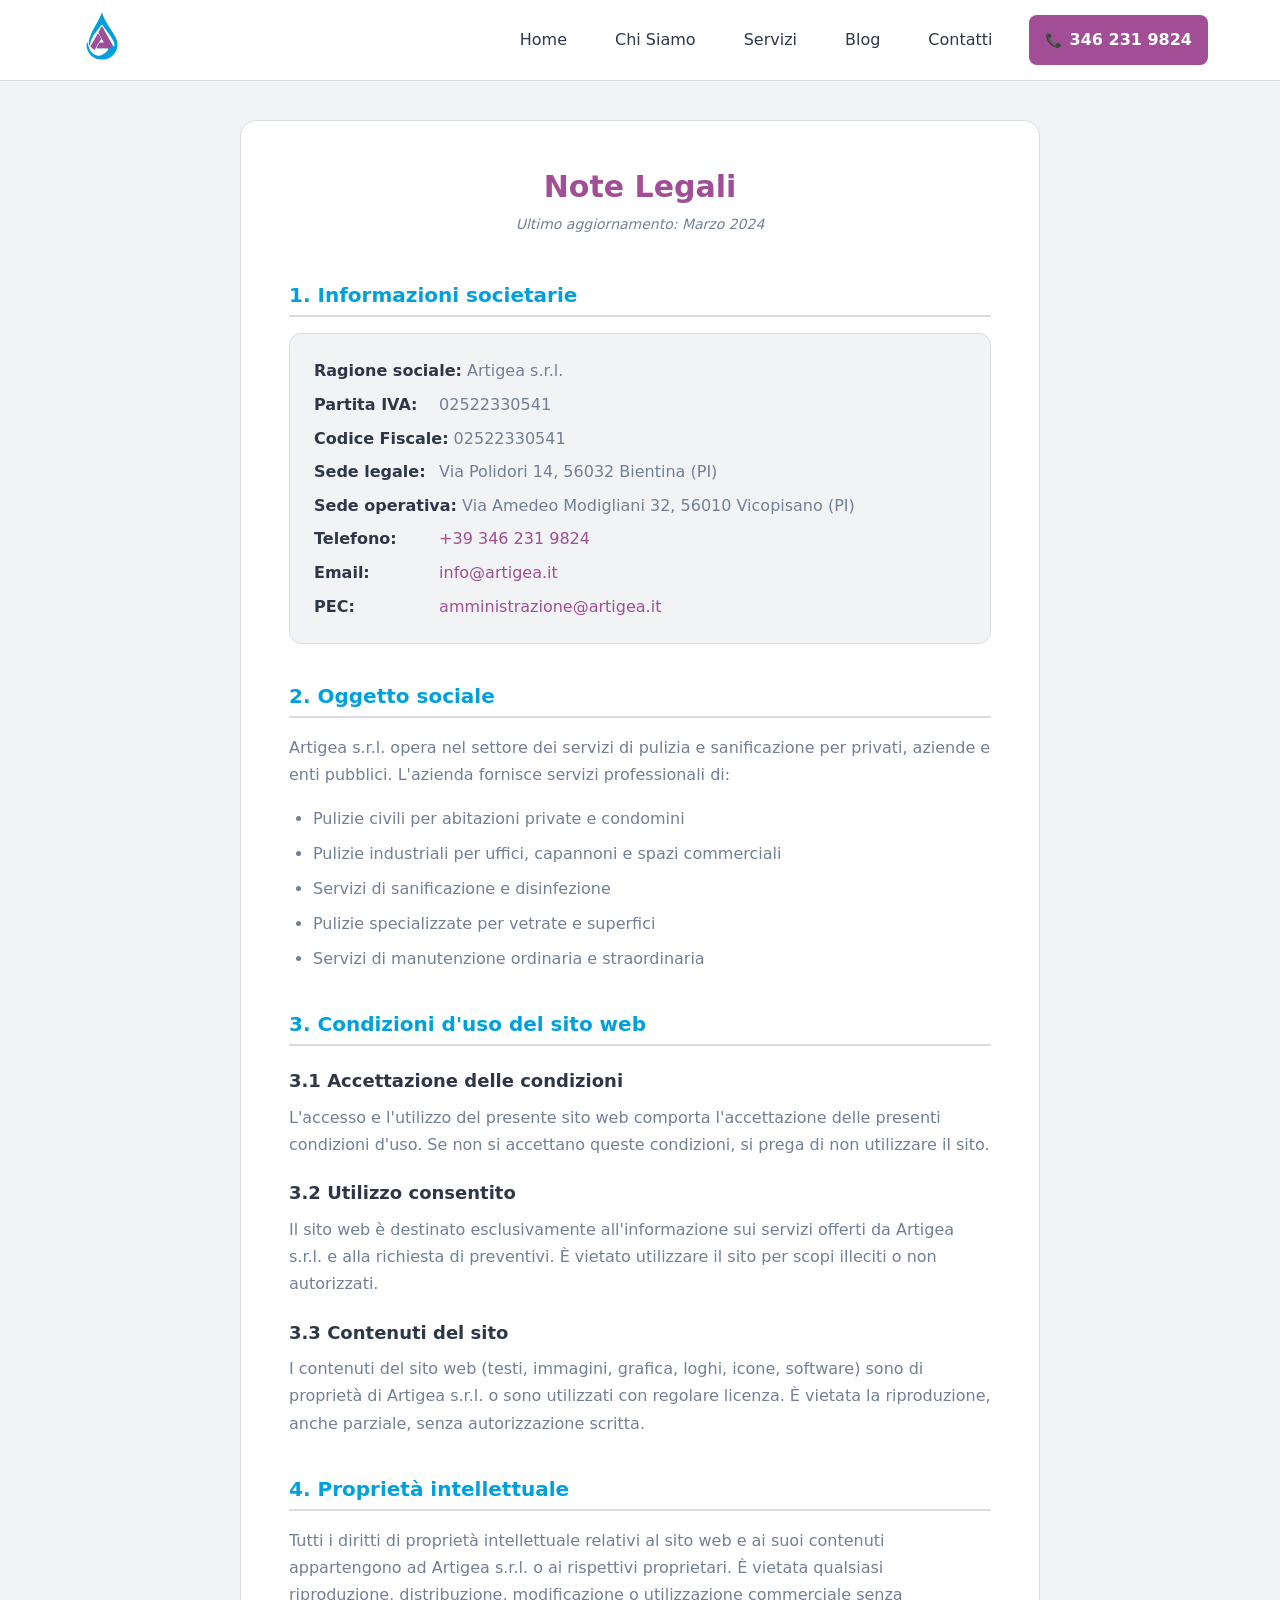
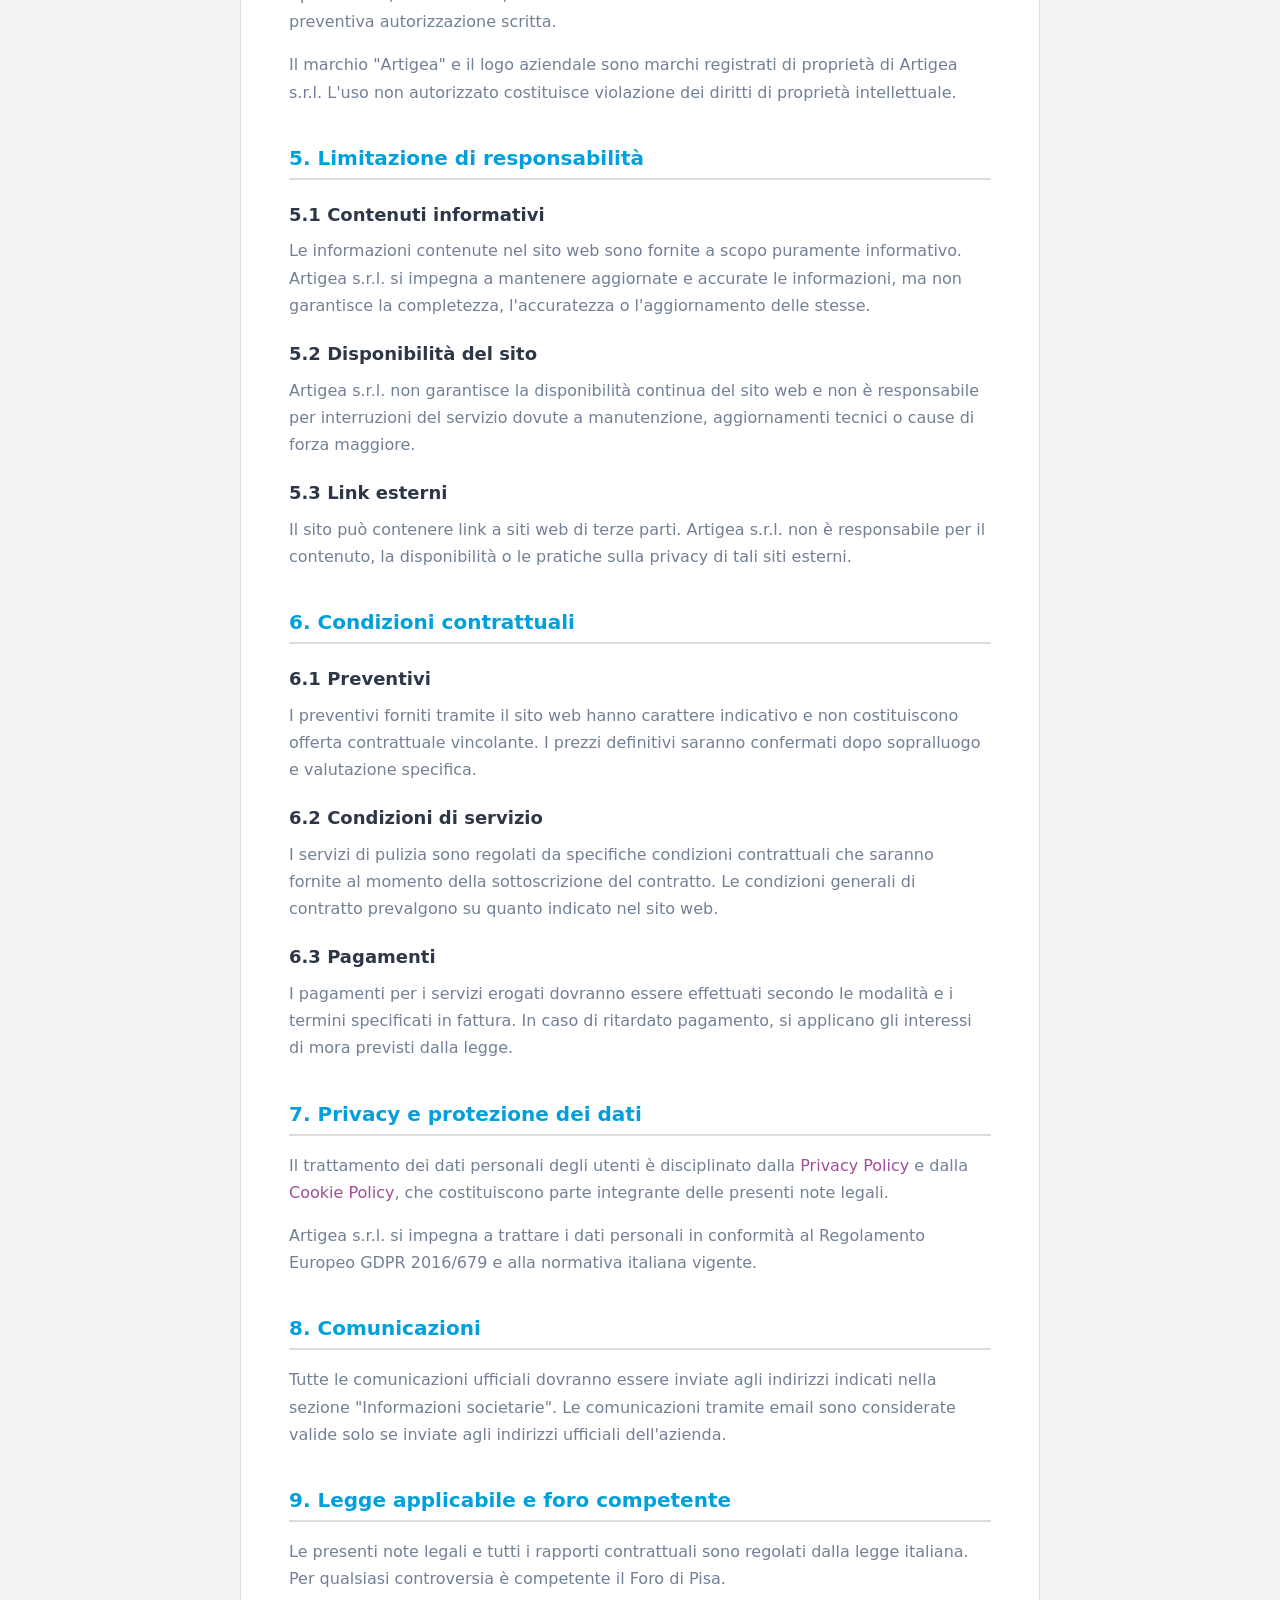
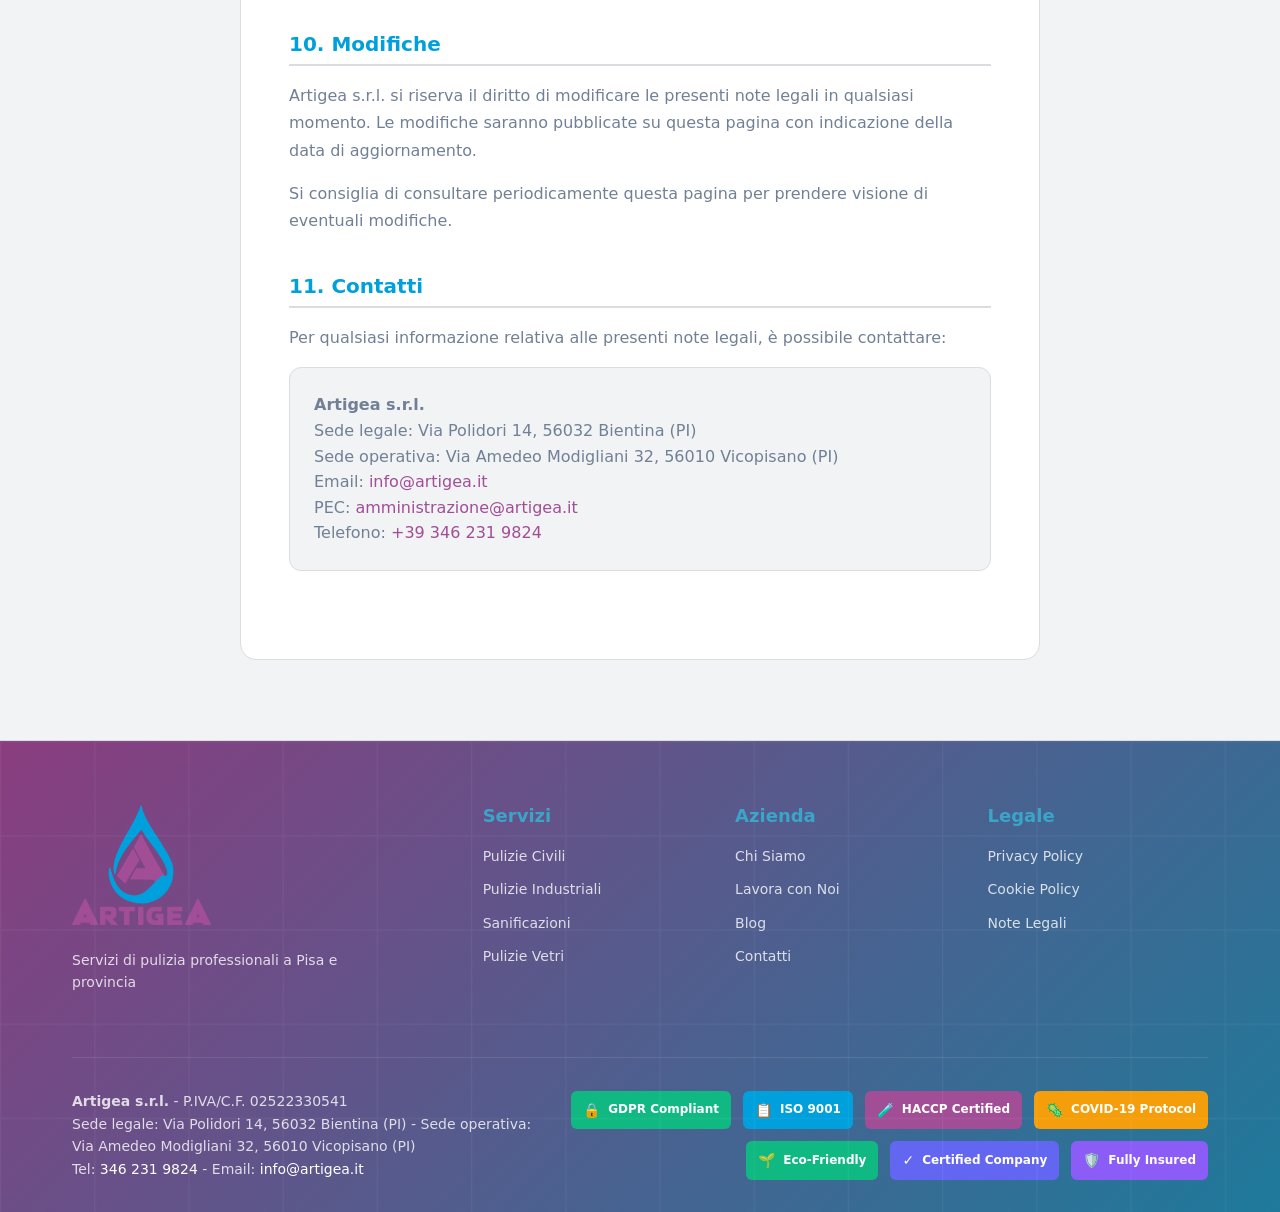
<file: note-legali.html>
<!DOCTYPE html>
<html lang="it">
<head>
    <meta charset="UTF-8">
    <meta name="viewport" content="width=device-width, initial-scale=1.0">
    <title>Note Legali - Artigea s.r.l.</title>
    <meta name="description" content="Note legali e informazioni societarie di Artigea s.r.l.">
    <meta name="robots" content="noindex, nofollow">
    
    <!-- Favicon -->
    <link rel="icon" type="image/png" sizes="16x16" href="assets/favicon-16.png">
    <link rel="icon" type="image/png" sizes="32x32" href="assets/favicon-32.png">
    <link rel="apple-touch-icon" sizes="180x180" href="assets/apple-touch-icon.png">
    
    <!-- Stylesheet -->
    <link rel="stylesheet" href="css/main.css">
    <link rel="stylesheet" href="css/components.css">
</head>
<body>
    <!-- Header -->
    <header class="header">
        <nav class="nav container">
            <div class="nav__brand">
                <a href="index.html">
                    <img src="./img/logo.svg" alt="Logo Artigea s.r.l." class="nav__logo">
                </a>
            </div>
            <ul class="nav__menu" id="nav-menu">
                <li class="nav__item">
                    <a href="index.html" class="nav__link">Home</a>
                </li>
                <li class="nav__item">
                    <a href="index.html#chi-siamo" class="nav__link">Chi Siamo</a>
                </li>
                <li class="nav__item">
                    <a href="index.html#servizi" class="nav__link">Servizi</a>
                </li>
                <li class="nav__item">
                    <a href="./blog/index.html" class="nav__link">Blog</a>
                </li>
                <li class="nav__item">
                    <a href="index.html#contatti" class="nav__link">Contatti</a>
                </li>
                <li class="nav__item">
                    <a href="tel:+393462319824" class="nav__link nav__phone">
                        <span class="phone-icon">📞</span>
                        346 231 9824
                    </a>
                </li>
            </ul>
            <div class="nav__toggle" id="nav-toggle">
                <span></span>
                <span></span>
                <span></span>
            </div>
        </nav>
    </header>

    <!-- Main Content -->
    <main class="legal-page">
        <div class="container">
            <div class="legal-content">
                <h1>Note Legali</h1>
                <p class="last-updated">Ultimo aggiornamento: Marzo 2024</p>

                <section class="legal-section">
                    <h2>1. Informazioni societarie</h2>
                    <div class="company-info">
                        <p><strong>Ragione sociale:</strong> Artigea s.r.l.</p>
                        <p><strong>Partita IVA:</strong> 02522330541</p>
                        <p><strong>Codice Fiscale:</strong> 02522330541</p>
                        <p><strong>Sede legale:</strong> Via Polidori 14, 56032 Bientina (PI)</p>
                        <p><strong>Sede operativa:</strong> Via Amedeo Modigliani 32, 56010 Vicopisano (PI)</p>
                        <p><strong>Telefono:</strong> <a href="tel:+393462319824">+39 346 231 9824</a></p>
                        <p><strong>Email:</strong> <a href="mailto:info@artigea.it">info@artigea.it</a></p>
                        <p><strong>PEC:</strong> <a href="mailto:amministrazione@artigea.it">amministrazione@artigea.it</a></p>
                    </div>
                </section>

                <section class="legal-section">
                    <h2>2. Oggetto sociale</h2>
                    <p>
                        Artigea s.r.l. opera nel settore dei servizi di pulizia e sanificazione per privati, 
                        aziende e enti pubblici. L'azienda fornisce servizi professionali di:
                    </p>
                    <ul>
                        <li>Pulizie civili per abitazioni private e condomini</li>
                        <li>Pulizie industriali per uffici, capannoni e spazi commerciali</li>
                        <li>Servizi di sanificazione e disinfezione</li>
                        <li>Pulizie specializzate per vetrate e superfici</li>
                        <li>Servizi di manutenzione ordinaria e straordinaria</li>
                    </ul>
                </section>

                <section class="legal-section">
                    <h2>3. Condizioni d'uso del sito web</h2>
                    <h3>3.1 Accettazione delle condizioni</h3>
                    <p>
                        L'accesso e l'utilizzo del presente sito web comporta l'accettazione delle 
                        presenti condizioni d'uso. Se non si accettano queste condizioni, si prega 
                        di non utilizzare il sito.
                    </p>

                    <h3>3.2 Utilizzo consentito</h3>
                    <p>
                        Il sito web è destinato esclusivamente all'informazione sui servizi offerti 
                        da Artigea s.r.l. e alla richiesta di preventivi. È vietato utilizzare il 
                        sito per scopi illeciti o non autorizzati.
                    </p>

                    <h3>3.3 Contenuti del sito</h3>
                    <p>
                        I contenuti del sito web (testi, immagini, grafica, loghi, icone, software) 
                        sono di proprietà di Artigea s.r.l. o sono utilizzati con regolare licenza. 
                        È vietata la riproduzione, anche parziale, senza autorizzazione scritta.
                    </p>
                </section>

                <section class="legal-section">
                    <h2>4. Proprietà intellettuale</h2>
                    <p>
                        Tutti i diritti di proprietà intellettuale relativi al sito web e ai suoi 
                        contenuti appartengono ad Artigea s.r.l. o ai rispettivi proprietari. 
                        È vietata qualsiasi riproduzione, distribuzione, modificazione o utilizzazione 
                        commerciale senza preventiva autorizzazione scritta.
                    </p>
                    <p>
                        Il marchio "Artigea" e il logo aziendale sono marchi registrati di proprietà 
                        di Artigea s.r.l. L'uso non autorizzato costituisce violazione dei diritti 
                        di proprietà intellettuale.
                    </p>
                </section>

                <section class="legal-section">
                    <h2>5. Limitazione di responsabilità</h2>
                    <h3>5.1 Contenuti informativi</h3>
                    <p>
                        Le informazioni contenute nel sito web sono fornite a scopo puramente 
                        informativo. Artigea s.r.l. si impegna a mantenere aggiornate e accurate 
                        le informazioni, ma non garantisce la completezza, l'accuratezza o 
                        l'aggiornamento delle stesse.
                    </p>

                    <h3>5.2 Disponibilità del sito</h3>
                    <p>
                        Artigea s.r.l. non garantisce la disponibilità continua del sito web e 
                        non è responsabile per interruzioni del servizio dovute a manutenzione, 
                        aggiornamenti tecnici o cause di forza maggiore.
                    </p>

                    <h3>5.3 Link esterni</h3>
                    <p>
                        Il sito può contenere link a siti web di terze parti. Artigea s.r.l. 
                        non è responsabile per il contenuto, la disponibilità o le pratiche 
                        sulla privacy di tali siti esterni.
                    </p>
                </section>

                <section class="legal-section">
                    <h2>6. Condizioni contrattuali</h2>
                    <h3>6.1 Preventivi</h3>
                    <p>
                        I preventivi forniti tramite il sito web hanno carattere indicativo e 
                        non costituiscono offerta contrattuale vincolante. I prezzi definitivi 
                        saranno confermati dopo sopralluogo e valutazione specifica.
                    </p>

                    <h3>6.2 Condizioni di servizio</h3>
                    <p>
                        I servizi di pulizia sono regolati da specifiche condizioni contrattuali 
                        che saranno fornite al momento della sottoscrizione del contratto. 
                        Le condizioni generali di contratto prevalgono su quanto indicato nel sito web.
                    </p>

                    <h3>6.3 Pagamenti</h3>
                    <p>
                        I pagamenti per i servizi erogati dovranno essere effettuati secondo le 
                        modalità e i termini specificati in fattura. In caso di ritardato pagamento, 
                        si applicano gli interessi di mora previsti dalla legge.
                    </p>
                </section>

                <section class="legal-section">
                    <h2>7. Privacy e protezione dei dati</h2>
                    <p>
                        Il trattamento dei dati personali degli utenti è disciplinato dalla 
                        <a href="privacy-policy.html">Privacy Policy</a> e dalla 
                        <a href="cookie-policy.html">Cookie Policy</a>, che costituiscono parte 
                        integrante delle presenti note legali.
                    </p>
                    <p>
                        Artigea s.r.l. si impegna a trattare i dati personali in conformità al 
                        Regolamento Europeo GDPR 2016/679 e alla normativa italiana vigente.
                    </p>
                </section>

                <section class="legal-section">
                    <h2>8. Comunicazioni</h2>
                    <p>
                        Tutte le comunicazioni ufficiali dovranno essere inviate agli indirizzi 
                        indicati nella sezione "Informazioni societarie". Le comunicazioni tramite 
                        email sono considerate valide solo se inviate agli indirizzi ufficiali dell'azienda.
                    </p>
                </section>

                <section class="legal-section">
                    <h2>9. Legge applicabile e foro competente</h2>
                    <p>
                        Le presenti note legali e tutti i rapporti contrattuali sono regolati dalla 
                        legge italiana. Per qualsiasi controversia è competente il Foro di Pisa.
                    </p>
                </section>

                <section class="legal-section">
                    <h2>10. Modifiche</h2>
                    <p>
                        Artigea s.r.l. si riserva il diritto di modificare le presenti note legali 
                        in qualsiasi momento. Le modifiche saranno pubblicate su questa pagina con 
                        indicazione della data di aggiornamento.
                    </p>
                    <p>
                        Si consiglia di consultare periodicamente questa pagina per prendere visione 
                        di eventuali modifiche.
                    </p>
                </section>

                <section class="legal-section">
                    <h2>11. Contatti</h2>
                    <p>
                        Per qualsiasi informazione relativa alle presenti note legali, è possibile 
                        contattare:
                    </p>
                    <div class="contact-info">
                        <p>
                            <strong>Artigea s.r.l.</strong><br>
                            Sede legale: Via Polidori 14, 56032 Bientina (PI)<br>
                            Sede operativa: Via Amedeo Modigliani 32, 56010 Vicopisano (PI)<br>
                            Email: <a href="mailto:info@artigea.it">info@artigea.it</a><br>
                            PEC: <a href="mailto:amministrazione@artigea.it">amministrazione@artigea.it</a><br>
                            Telefono: <a href="tel:+393462319824">+39 346 231 9824</a>
                        </p>
                    </div>
                </section>
            </div>
        </div>
    </main>

    <!-- Footer -->
    <footer class="footer">
        <div class="container">
            <div class="footer__content">
                <div class="footer__brand">
                    <img src="img/LogoCompleto.png" alt="Logo Artigea s.r.l." class="footer__logo">
                    <p>Servizi di pulizia professionali a Pisa e provincia</p>
                </div>
                <div class="footer__links">
                    <div class="footer__column">
                        <h4>Servizi</h4>
                        <ul>
                            <li><a href="index.html#servizi">Pulizie Civili</a></li>
                            <li><a href="index.html#servizi">Pulizie Industriali</a></li>
                            <li><a href="index.html#servizi">Sanificazioni</a></li>
                            <li><a href="index.html#servizi">Pulizie Vetri</a></li>
                        </ul>
                    </div>
                    <div class="footer__column">
                        <h4>Azienda</h4>
                        <ul>
                            <li><a href="index.html#chi-siamo">Chi Siamo</a></li>
                            <li><a href="index.html#lavora-con-noi">Lavora con Noi</a></li>
                            <li><a href="./blog/index.html">Blog</a></li>
                            <li><a href="index.html#contatti">Contatti</a></li>
                        </ul>
                    </div>
                    <div class="footer__column">
                        <h4>Legale</h4>
                        <ul>
                            <li><a href="privacy-policy.html">Privacy Policy</a></li>
                            <li><a href="cookie-policy.html">Cookie Policy</a></li>
                            <li><a href="note-legali.html">Note Legali</a></li>
                        </ul>
                    </div>
                </div>
            </div>
            <div class="footer__bottom">
                <div class="footer__info">
                    <p><strong>Artigea s.r.l.</strong> - P.IVA/C.F. 02522330541</p>
                    <p>Sede legale: Via Polidori 14, 56032 Bientina (PI) - Sede operativa: Via Amedeo Modigliani 32, 56010 Vicopisano (PI)</p>
                    <p>Tel: <a href="tel:+393462319824">346 231 9824</a> - Email: <a href="mailto:info@artigea.it">info@artigea.it</a></p>
                </div>
                <div class="footer__badges">
                    <span class="professional-badge professional-badge--gdpr">
                        <span class="badge-icon">🔒</span>
                        GDPR Compliant
                    </span>
                    <span class="professional-badge professional-badge--iso">
                        <span class="badge-icon">📋</span>
                        ISO 9001
                    </span>
                    <span class="professional-badge professional-badge--haccp">
                        <span class="badge-icon">🧪</span>
                        HACCP Certified
                    </span>
                    <span class="professional-badge professional-badge--covid">
                        <span class="badge-icon">🦠</span>
                        COVID-19 Protocol
                    </span>
                    <span class="professional-badge professional-badge--eco">
                        <span class="badge-icon">🌱</span>
                        Eco-Friendly
                    </span>
                    <span class="professional-badge professional-badge--certified">
                        <span class="badge-icon">✓</span>
                        Certified Company
                    </span>
                    <span class="professional-badge professional-badge--insurance">
                        <span class="badge-icon">🛡️</span>
                        Fully Insured
                    </span>
                </div>
            </div>
        </div>
    </footer>

    <!-- Scripts -->
    <script src="js/main.js"></script>
</body>
</html>
</file>
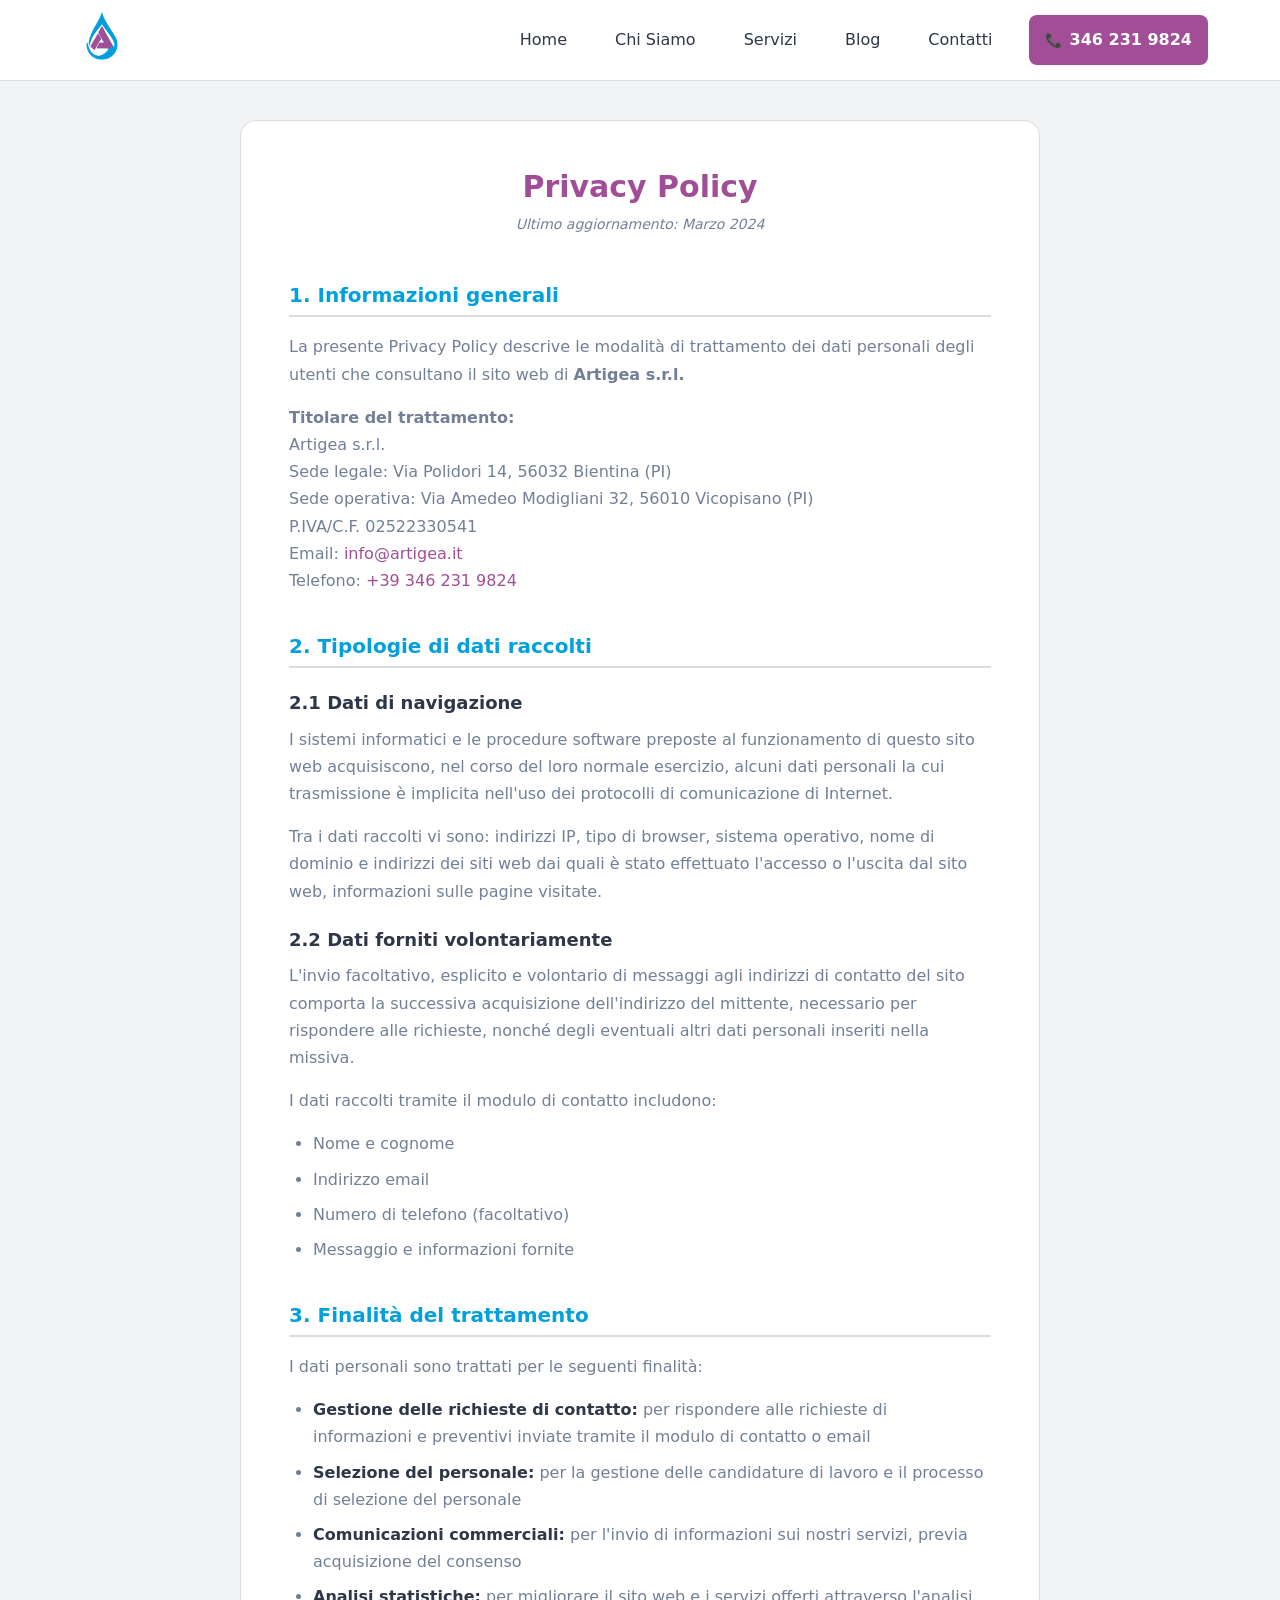
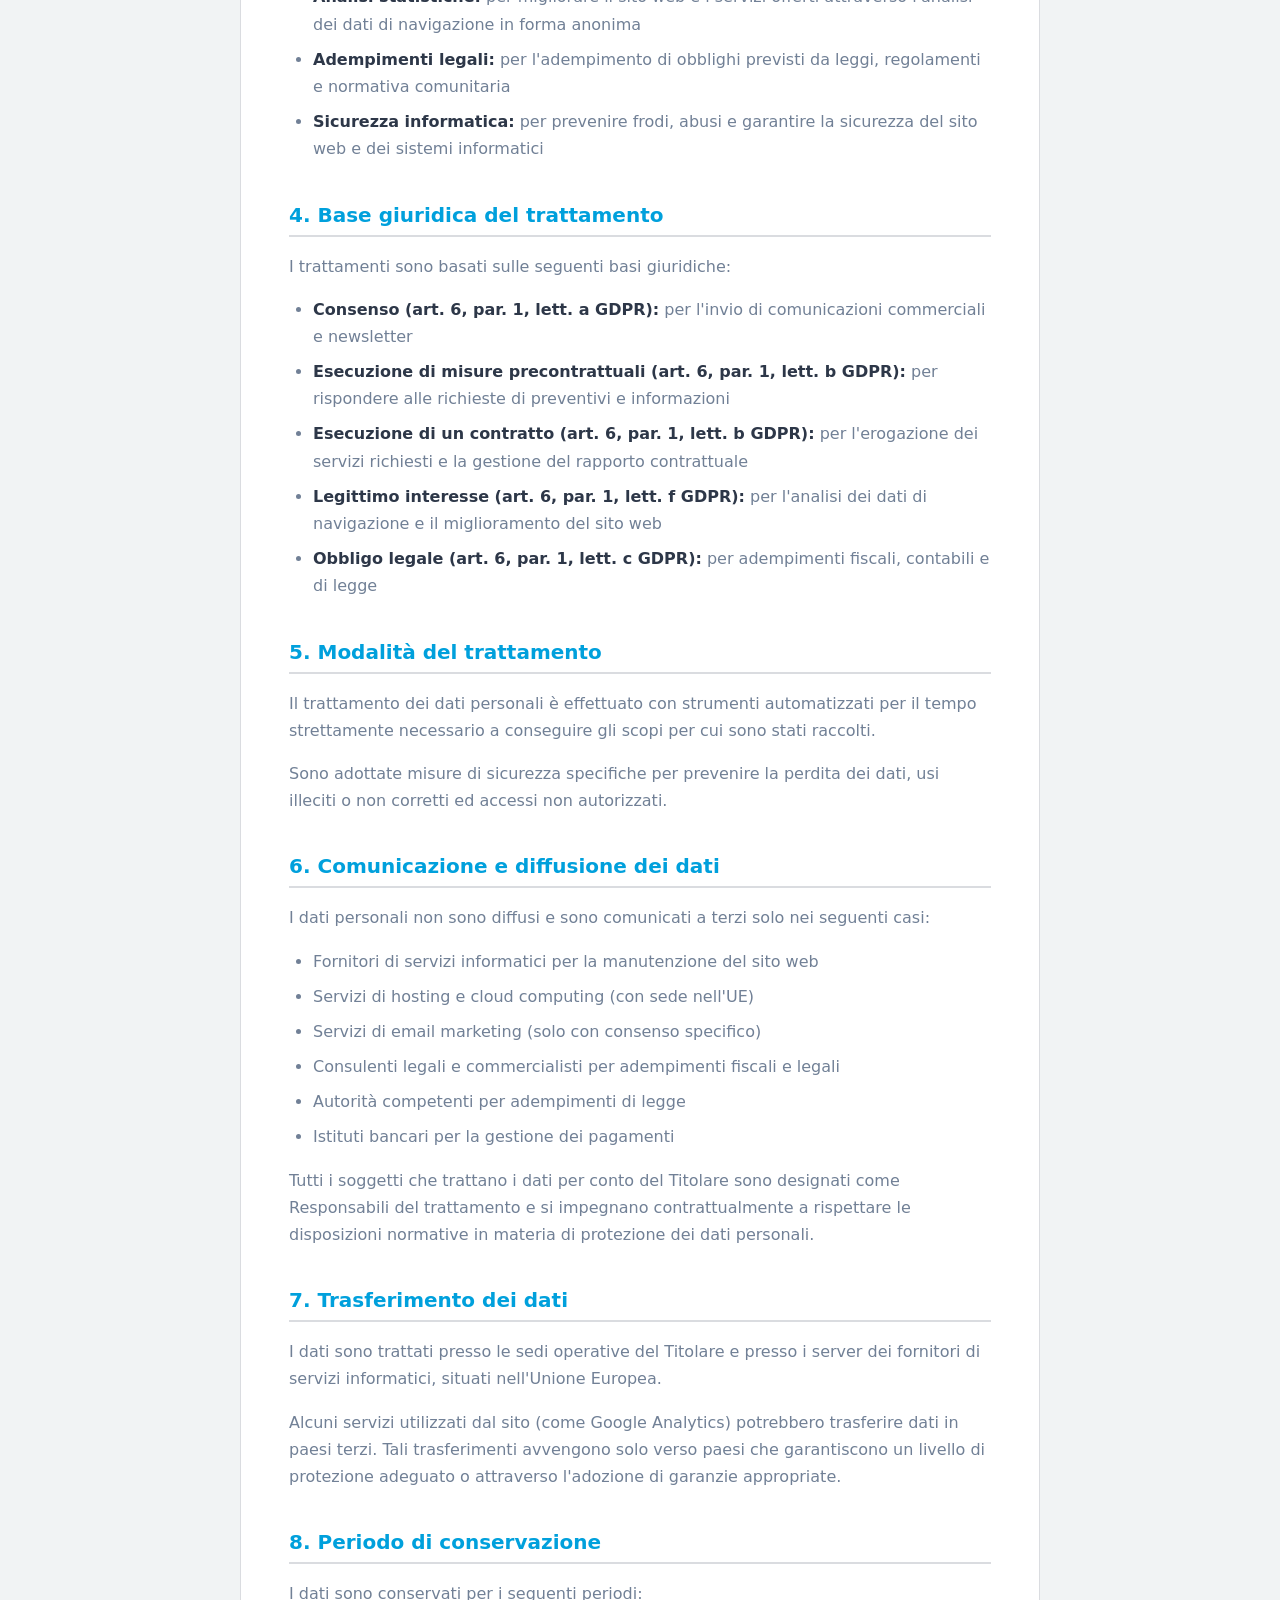
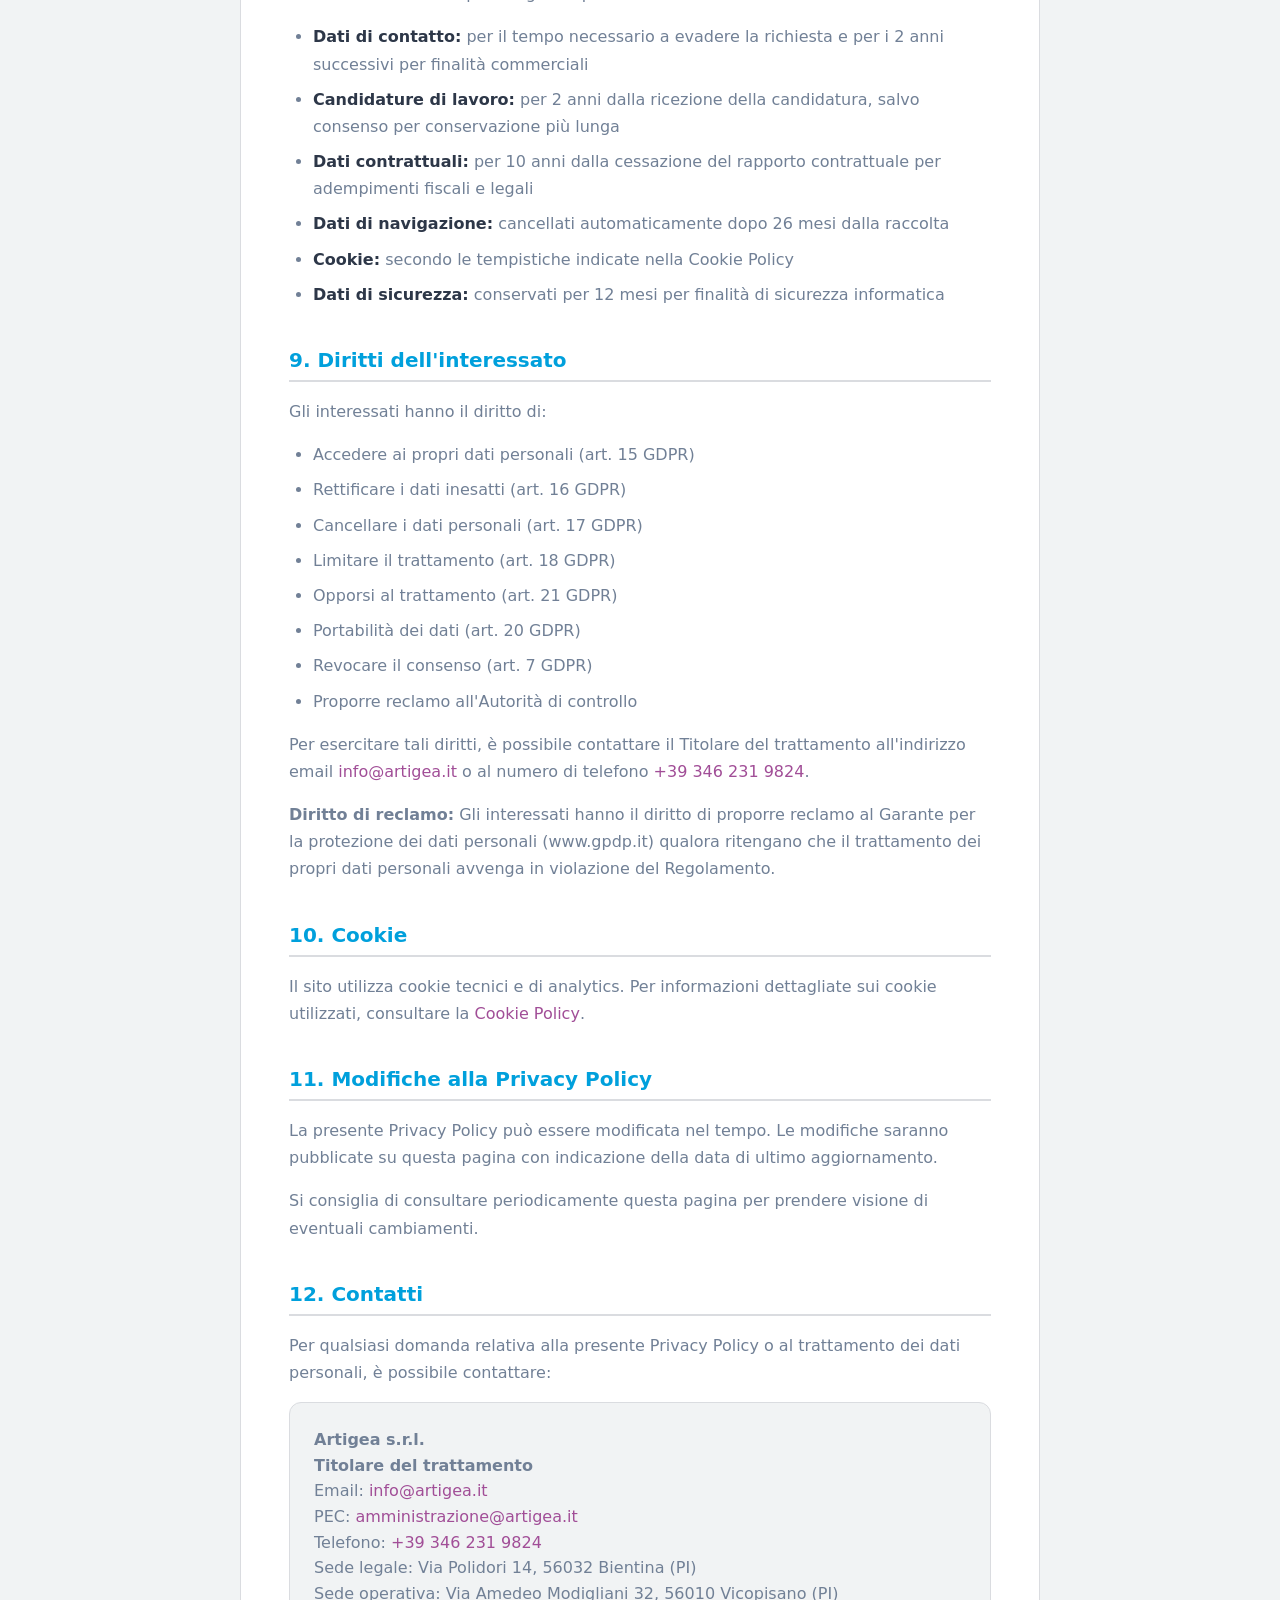
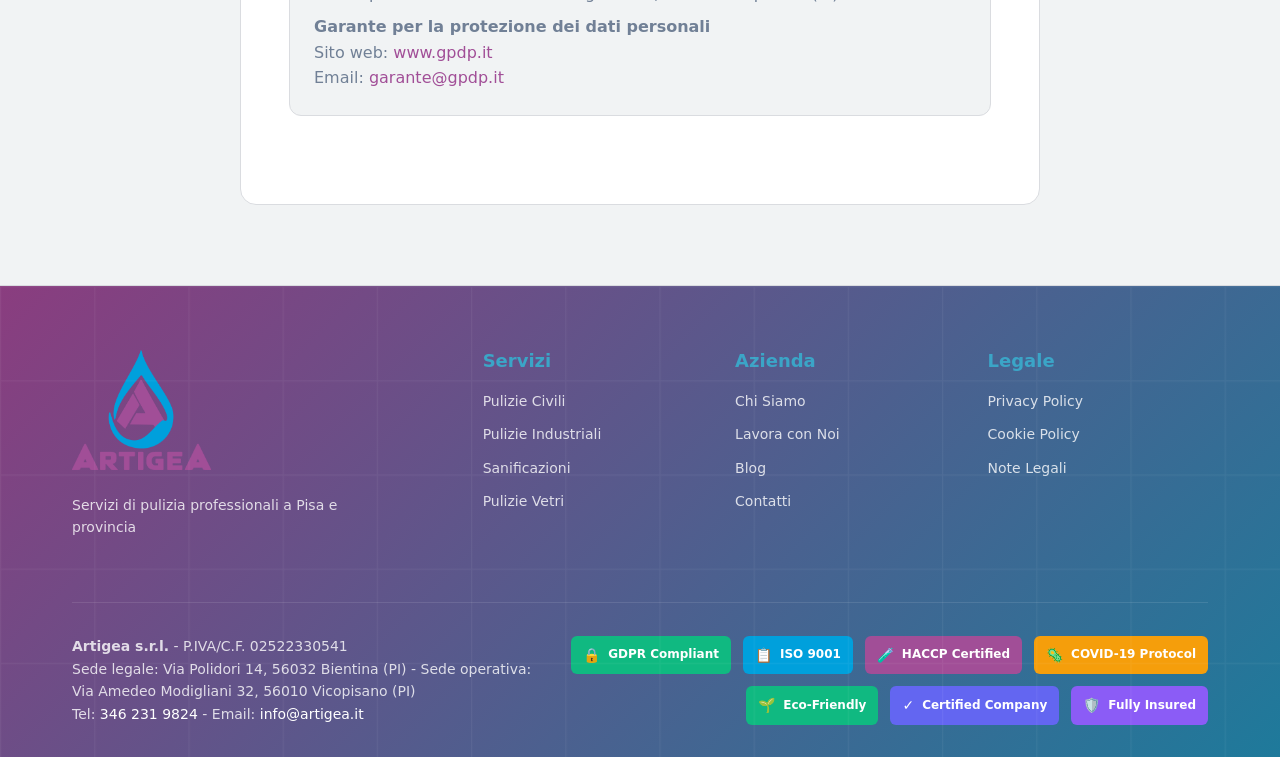
<file: privacy-policy.html>
<!DOCTYPE html>
<html lang="it">
<head>
    <meta charset="UTF-8">
    <meta name="viewport" content="width=device-width, initial-scale=1.0">
    <title>Privacy Policy - Artigea s.r.l.</title>
    <meta name="description" content="Privacy Policy di Artigea s.r.l. - Informazioni sul trattamento dei dati personali secondo il GDPR">
    <meta name="robots" content="noindex, nofollow">
    
    <!-- Favicon -->
    <link rel="icon" type="image/png" sizes="16x16" href="assets/favicon-16.png">
    <link rel="icon" type="image/png" sizes="32x32" href="assets/favicon-32.png">
    <link rel="apple-touch-icon" sizes="180x180" href="assets/apple-touch-icon.png">
    
    <!-- Stylesheet -->
    <link rel="stylesheet" href="css/main.css">
    <link rel="stylesheet" href="css/components.css">
</head>
<body>
    <!-- Header -->
    <header class="header">
        <nav class="nav container">
            <div class="nav__brand">
                <a href="index.html">
                    <img src="./img/logo.svg" alt="Logo Artigea s.r.l." class="nav__logo">
                </a>
            </div>
            <ul class="nav__menu" id="nav-menu">
                <li class="nav__item">
                    <a href="index.html" class="nav__link">Home</a>
                </li>
                <li class="nav__item">
                    <a href="index.html#chi-siamo" class="nav__link">Chi Siamo</a>
                </li>
                <li class="nav__item">
                    <a href="index.html#servizi" class="nav__link">Servizi</a>
                </li>
                <li class="nav__item">
                    <a href="./blog/index.html" class="nav__link">Blog</a>
                </li>
                <li class="nav__item">
                    <a href="index.html#contatti" class="nav__link">Contatti</a>
                </li>
                <li class="nav__item">
                    <a href="tel:+393462319824" class="nav__link nav__phone">
                        <span class="phone-icon">📞</span>
                        346 231 9824
                    </a>
                </li>
            </ul>
            <div class="nav__toggle" id="nav-toggle">
                <span></span>
                <span></span>
                <span></span>
            </div>
        </nav>
    </header>

    <!-- Main Content -->
    <main class="legal-page">
        <div class="container">
            <div class="legal-content">
                <h1>Privacy Policy</h1>
                <p class="last-updated">Ultimo aggiornamento: Marzo 2024</p>

                <section class="legal-section">
                    <h2>1. Informazioni generali</h2>
                    <p>
                        La presente Privacy Policy descrive le modalità di trattamento dei dati personali 
                        degli utenti che consultano il sito web di <strong>Artigea s.r.l.</strong>
                    </p>
                    <p>
                        <strong>Titolare del trattamento:</strong><br>
                        Artigea s.r.l.<br>
                        Sede legale: Via Polidori 14, 56032 Bientina (PI)<br>
                        Sede operativa: Via Amedeo Modigliani 32, 56010 Vicopisano (PI)<br>
                        P.IVA/C.F. 02522330541<br>
                        Email: <a href="mailto:info@artigea.it">info@artigea.it</a><br>
                        Telefono: <a href="tel:+393462319824">+39 346 231 9824</a>
                    </p>
                </section>

                <section class="legal-section">
                    <h2>2. Tipologie di dati raccolti</h2>
                    <h3>2.1 Dati di navigazione</h3>
                    <p>
                        I sistemi informatici e le procedure software preposte al funzionamento di questo 
                        sito web acquisiscono, nel corso del loro normale esercizio, alcuni dati personali 
                        la cui trasmissione è implicita nell'uso dei protocolli di comunicazione di Internet.
                    </p>
                    <p>
                        Tra i dati raccolti vi sono: indirizzi IP, tipo di browser, sistema operativo, 
                        nome di dominio e indirizzi dei siti web dai quali è stato effettuato l'accesso 
                        o l'uscita dal sito web, informazioni sulle pagine visitate.
                    </p>

                    <h3>2.2 Dati forniti volontariamente</h3>
                    <p>
                        L'invio facoltativo, esplicito e volontario di messaggi agli indirizzi di contatto 
                        del sito comporta la successiva acquisizione dell'indirizzo del mittente, necessario 
                        per rispondere alle richieste, nonché degli eventuali altri dati personali inseriti 
                        nella missiva.
                    </p>
                    <p>
                        I dati raccolti tramite il modulo di contatto includono:
                    </p>
                    <ul>
                        <li>Nome e cognome</li>
                        <li>Indirizzo email</li>
                        <li>Numero di telefono (facoltativo)</li>
                        <li>Messaggio e informazioni fornite</li>
                    </ul>
                </section>

                <section class="legal-section">
                    <h2>3. Finalità del trattamento</h2>
                    <p>I dati personali sono trattati per le seguenti finalità:</p>
                    <ul>
                        <li>
                            <strong>Gestione delle richieste di contatto:</strong> per rispondere alle richieste 
                            di informazioni e preventivi inviate tramite il modulo di contatto o email
                        </li>
                        <li>
                            <strong>Selezione del personale:</strong> per la gestione delle candidature di lavoro 
                            e il processo di selezione del personale
                        </li>
                        <li>
                            <strong>Comunicazioni commerciali:</strong> per l'invio di informazioni sui nostri 
                            servizi, previa acquisizione del consenso
                        </li>
                        <li>
                            <strong>Analisi statistiche:</strong> per migliorare il sito web e i servizi offerti 
                            attraverso l'analisi dei dati di navigazione in forma anonima
                        </li>
                        <li>
                            <strong>Adempimenti legali:</strong> per l'adempimento di obblighi previsti da leggi, 
                            regolamenti e normativa comunitaria
                        </li>
                        <li>
                            <strong>Sicurezza informatica:</strong> per prevenire frodi, abusi e garantire la 
                            sicurezza del sito web e dei sistemi informatici
                        </li>
                    </ul>
                </section>

                <section class="legal-section">
                    <h2>4. Base giuridica del trattamento</h2>
                    <p>I trattamenti sono basati sulle seguenti basi giuridiche:</p>
                    <ul>
                        <li>
                            <strong>Consenso (art. 6, par. 1, lett. a GDPR):</strong> per l'invio di comunicazioni 
                            commerciali e newsletter
                        </li>
                        <li>
                            <strong>Esecuzione di misure precontrattuali (art. 6, par. 1, lett. b GDPR):</strong> 
                            per rispondere alle richieste di preventivi e informazioni
                        </li>
                        <li>
                            <strong>Esecuzione di un contratto (art. 6, par. 1, lett. b GDPR):</strong> 
                            per l'erogazione dei servizi richiesti e la gestione del rapporto contrattuale
                        </li>
                        <li>
                            <strong>Legittimo interesse (art. 6, par. 1, lett. f GDPR):</strong> per l'analisi 
                            dei dati di navigazione e il miglioramento del sito web
                        </li>
                        <li>
                            <strong>Obbligo legale (art. 6, par. 1, lett. c GDPR):</strong> per adempimenti 
                            fiscali, contabili e di legge
                        </li>
                    </ul>
                </section>

                <section class="legal-section">
                    <h2>5. Modalità del trattamento</h2>
                    <p>
                        Il trattamento dei dati personali è effettuato con strumenti automatizzati per il 
                        tempo strettamente necessario a conseguire gli scopi per cui sono stati raccolti.
                    </p>
                    <p>
                        Sono adottate misure di sicurezza specifiche per prevenire la perdita dei dati, 
                        usi illeciti o non corretti ed accessi non autorizzati.
                    </p>
                </section>

                <section class="legal-section">
                    <h2>6. Comunicazione e diffusione dei dati</h2>
                    <p>
                        I dati personali non sono diffusi e sono comunicati a terzi solo nei seguenti casi:
                    </p>
                    <ul>
                        <li>Fornitori di servizi informatici per la manutenzione del sito web</li>
                        <li>Servizi di hosting e cloud computing (con sede nell'UE)</li>
                        <li>Servizi di email marketing (solo con consenso specifico)</li>
                        <li>Consulenti legali e commercialisti per adempimenti fiscali e legali</li>
                        <li>Autorità competenti per adempimenti di legge</li>
                        <li>Istituti bancari per la gestione dei pagamenti</li>
                    </ul>
                    <p>
                        Tutti i soggetti che trattano i dati per conto del Titolare sono designati come 
                        Responsabili del trattamento e si impegnano contrattualmente a rispettare le 
                        disposizioni normative in materia di protezione dei dati personali.
                    </p>
                </section>

                <section class="legal-section">
                    <h2>7. Trasferimento dei dati</h2>
                    <p>
                        I dati sono trattati presso le sedi operative del Titolare e presso i server 
                        dei fornitori di servizi informatici, situati nell'Unione Europea.
                    </p>
                    <p>
                        Alcuni servizi utilizzati dal sito (come Google Analytics) potrebbero trasferire 
                        dati in paesi terzi. Tali trasferimenti avvengono solo verso paesi che garantiscono 
                        un livello di protezione adeguato o attraverso l'adozione di garanzie appropriate.
                    </p>
                </section>

                <section class="legal-section">
                    <h2>8. Periodo di conservazione</h2>
                    <p>I dati sono conservati per i seguenti periodi:</p>
                    <ul>
                        <li>
                            <strong>Dati di contatto:</strong> per il tempo necessario a evadere la richiesta 
                            e per i 2 anni successivi per finalità commerciali
                        </li>
                        <li>
                            <strong>Candidature di lavoro:</strong> per 2 anni dalla ricezione della candidatura, 
                            salvo consenso per conservazione più lunga
                        </li>
                        <li>
                            <strong>Dati contrattuali:</strong> per 10 anni dalla cessazione del rapporto 
                            contrattuale per adempimenti fiscali e legali
                        </li>
                        <li>
                            <strong>Dati di navigazione:</strong> cancellati automaticamente dopo 26 mesi 
                            dalla raccolta
                        </li>
                        <li>
                            <strong>Cookie:</strong> secondo le tempistiche indicate nella Cookie Policy
                        </li>
                        <li>
                            <strong>Dati di sicurezza:</strong> conservati per 12 mesi per finalità di sicurezza informatica
                        </li>
                    </ul>
                </section>

                <section class="legal-section">
                    <h2>9. Diritti dell'interessato</h2>
                    <p>Gli interessati hanno il diritto di:</p>
                    <ul>
                        <li>Accedere ai propri dati personali (art. 15 GDPR)</li>
                        <li>Rettificare i dati inesatti (art. 16 GDPR)</li>
                        <li>Cancellare i dati personali (art. 17 GDPR)</li>
                        <li>Limitare il trattamento (art. 18 GDPR)</li>
                        <li>Opporsi al trattamento (art. 21 GDPR)</li>
                        <li>Portabilità dei dati (art. 20 GDPR)</li>
                        <li>Revocare il consenso (art. 7 GDPR)</li>
                        <li>Proporre reclamo all'Autorità di controllo</li>
                    </ul>
                    <p>
                        Per esercitare tali diritti, è possibile contattare il Titolare del trattamento 
                        all'indirizzo email <a href="mailto:info@artigea.it">info@artigea.it</a> o al 
                        numero di telefono <a href="tel:+393462319824">+39 346 231 9824</a>.
                    </p>
                    <p>
                        <strong>Diritto di reclamo:</strong> Gli interessati hanno il diritto di proporre 
                        reclamo al Garante per la protezione dei dati personali (www.gpdp.it) qualora 
                        ritengano che il trattamento dei propri dati personali avvenga in violazione 
                        del Regolamento.
                    </p>
                </section>

                <section class="legal-section">
                    <h2>10. Cookie</h2>
                    <p>
                        Il sito utilizza cookie tecnici e di analytics. Per informazioni dettagliate 
                        sui cookie utilizzati, consultare la 
                        <a href="cookie-policy.html">Cookie Policy</a>.
                    </p>
                </section>

                <section class="legal-section">
                    <h2>11. Modifiche alla Privacy Policy</h2>
                    <p>
                        La presente Privacy Policy può essere modificata nel tempo. Le modifiche saranno 
                        pubblicate su questa pagina con indicazione della data di ultimo aggiornamento.
                    </p>
                    <p>
                        Si consiglia di consultare periodicamente questa pagina per prendere visione 
                        di eventuali cambiamenti.
                    </p>
                </section>

                <section class="legal-section">
                    <h2>12. Contatti</h2>
                    <p>
                        Per qualsiasi domanda relativa alla presente Privacy Policy o al trattamento 
                        dei dati personali, è possibile contattare:
                    </p>
                    <div class="contact-info">
                        <p>
                            <strong>Artigea s.r.l.</strong><br>
                            <strong>Titolare del trattamento</strong><br>
                            Email: <a href="mailto:info@artigea.it">info@artigea.it</a><br>
                            PEC: <a href="mailto:amministrazione@artigea.it">amministrazione@artigea.it</a><br>
                            Telefono: <a href="tel:+393462319824">+39 346 231 9824</a><br>
                            Sede legale: Via Polidori 14, 56032 Bientina (PI)<br>
                            Sede operativa: Via Amedeo Modigliani 32, 56010 Vicopisano (PI)
                        </p>
                        <p>
                            <strong>Garante per la protezione dei dati personali</strong><br>
                            Sito web: <a href="https://www.gpdp.it" target="_blank" rel="noopener">www.gpdp.it</a><br>
                            Email: <a href="mailto:garante@gpdp.it">garante@gpdp.it</a>
                        </p>
                    </div>
                </section>
            </div>
        </div>
    </main>

    <!-- Footer -->
    <footer class="footer">
        <div class="container">
            <div class="footer__content">
                <div class="footer__brand">
                    <img src="img/LogoCompleto.png" alt="Logo Artigea s.r.l." class="footer__logo">
                    <p>Servizi di pulizia professionali a Pisa e provincia</p>
                </div>
                <div class="footer__links">
                    <div class="footer__column">
                        <h4>Servizi</h4>
                        <ul>
                            <li><a href="index.html#servizi">Pulizie Civili</a></li>
                            <li><a href="index.html#servizi">Pulizie Industriali</a></li>
                            <li><a href="index.html#servizi">Sanificazioni</a></li>
                            <li><a href="index.html#servizi">Pulizie Vetri</a></li>
                        </ul>
                    </div>
                    <div class="footer__column">
                        <h4>Azienda</h4>
                        <ul>
                            <li><a href="index.html#chi-siamo">Chi Siamo</a></li>
                            <li><a href="index.html#lavora-con-noi">Lavora con Noi</a></li>
                            <li><a href="./blog/index.html">Blog</a></li>
                            <li><a href="index.html#contatti">Contatti</a></li>
                        </ul>
                    </div>
                    <div class="footer__column">
                        <h4>Legale</h4>
                        <ul>
                            <li><a href="privacy-policy.html">Privacy Policy</a></li>
                            <li><a href="cookie-policy.html">Cookie Policy</a></li>
                            <li><a href="note-legali.html">Note Legali</a></li>
                        </ul>
                    </div>
                </div>
            </div>
            <div class="footer__bottom">
                <div class="footer__info">
                    <p><strong>Artigea s.r.l.</strong> - P.IVA/C.F. 02522330541</p>
                    <p>Sede legale: Via Polidori 14, 56032 Bientina (PI) - Sede operativa: Via Amedeo Modigliani 32, 56010 Vicopisano (PI)</p>
                    <p>Tel: <a href="tel:+393462319824">346 231 9824</a> - Email: <a href="mailto:info@artigea.it">info@artigea.it</a></p>
                </div>
                <div class="footer__badges">
                    <span class="professional-badge professional-badge--gdpr">
                        <span class="badge-icon">🔒</span>
                        GDPR Compliant
                    </span>
                    <span class="professional-badge professional-badge--iso">
                        <span class="badge-icon">📋</span>
                        ISO 9001
                    </span>
                    <span class="professional-badge professional-badge--haccp">
                        <span class="badge-icon">🧪</span>
                        HACCP Certified
                    </span>
                    <span class="professional-badge professional-badge--covid">
                        <span class="badge-icon">🦠</span>
                        COVID-19 Protocol
                    </span>
                    <span class="professional-badge professional-badge--eco">
                        <span class="badge-icon">🌱</span>
                        Eco-Friendly
                    </span>
                    <span class="professional-badge professional-badge--certified">
                        <span class="badge-icon">✓</span>
                        Certified Company
                    </span>
                    <span class="professional-badge professional-badge--insurance">
                        <span class="badge-icon">🛡️</span>
                        Fully Insured
                    </span>
                </div>
            </div>
        </div>
    </footer>

    <!-- Scripts -->
    <script src="js/main.js"></script>
</body>
</html>
</file>
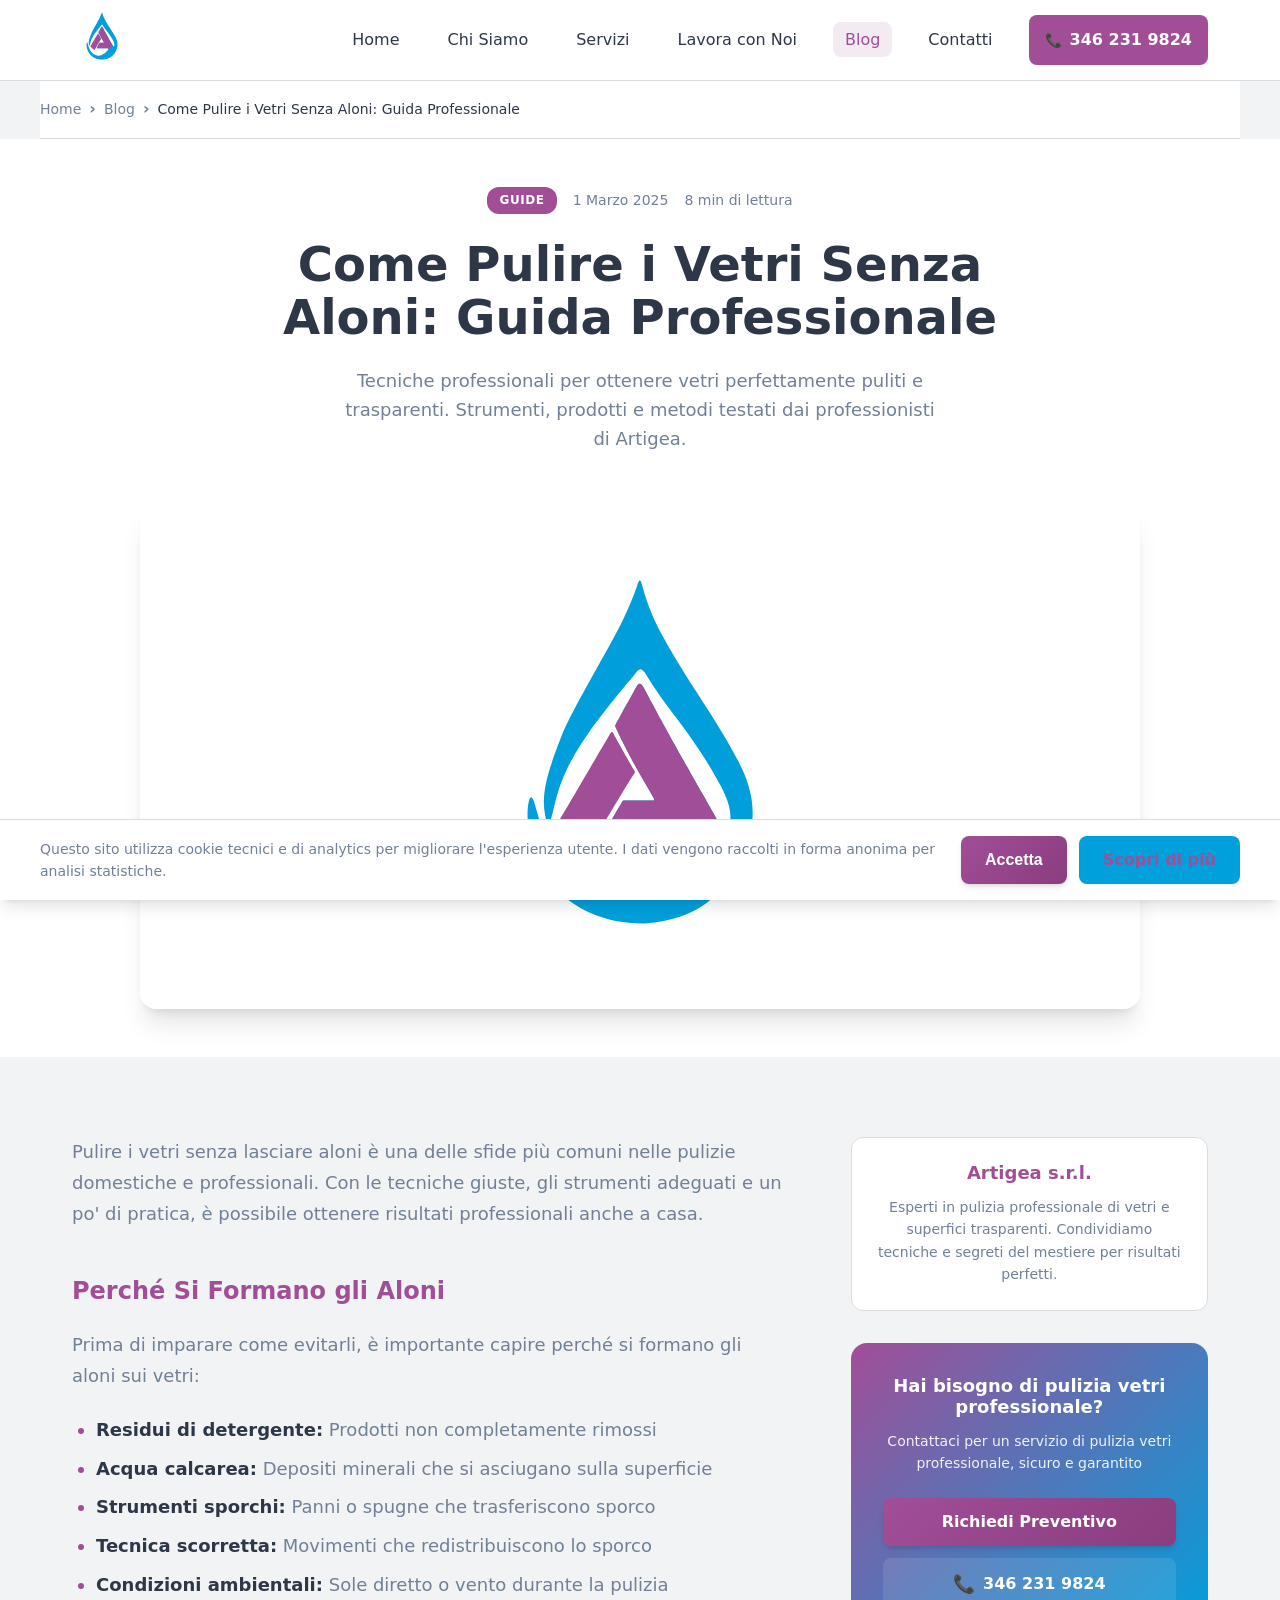
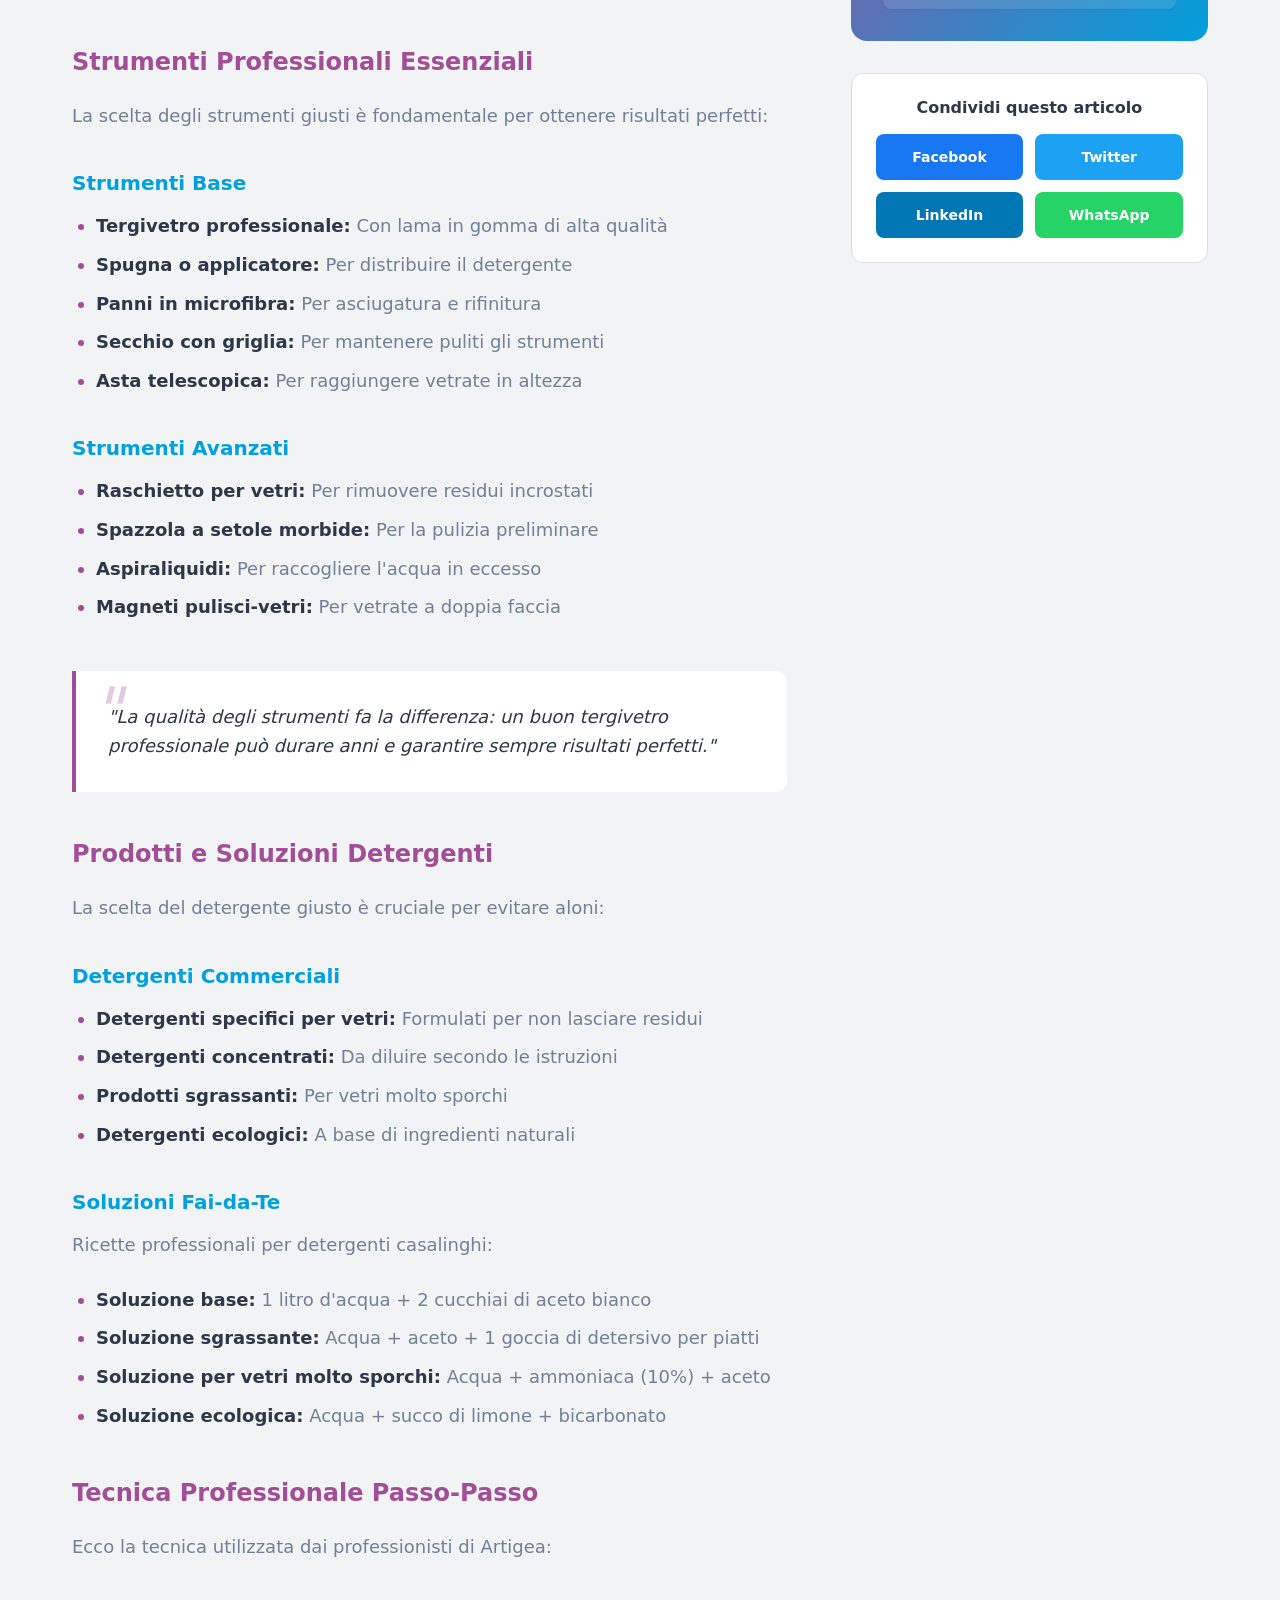
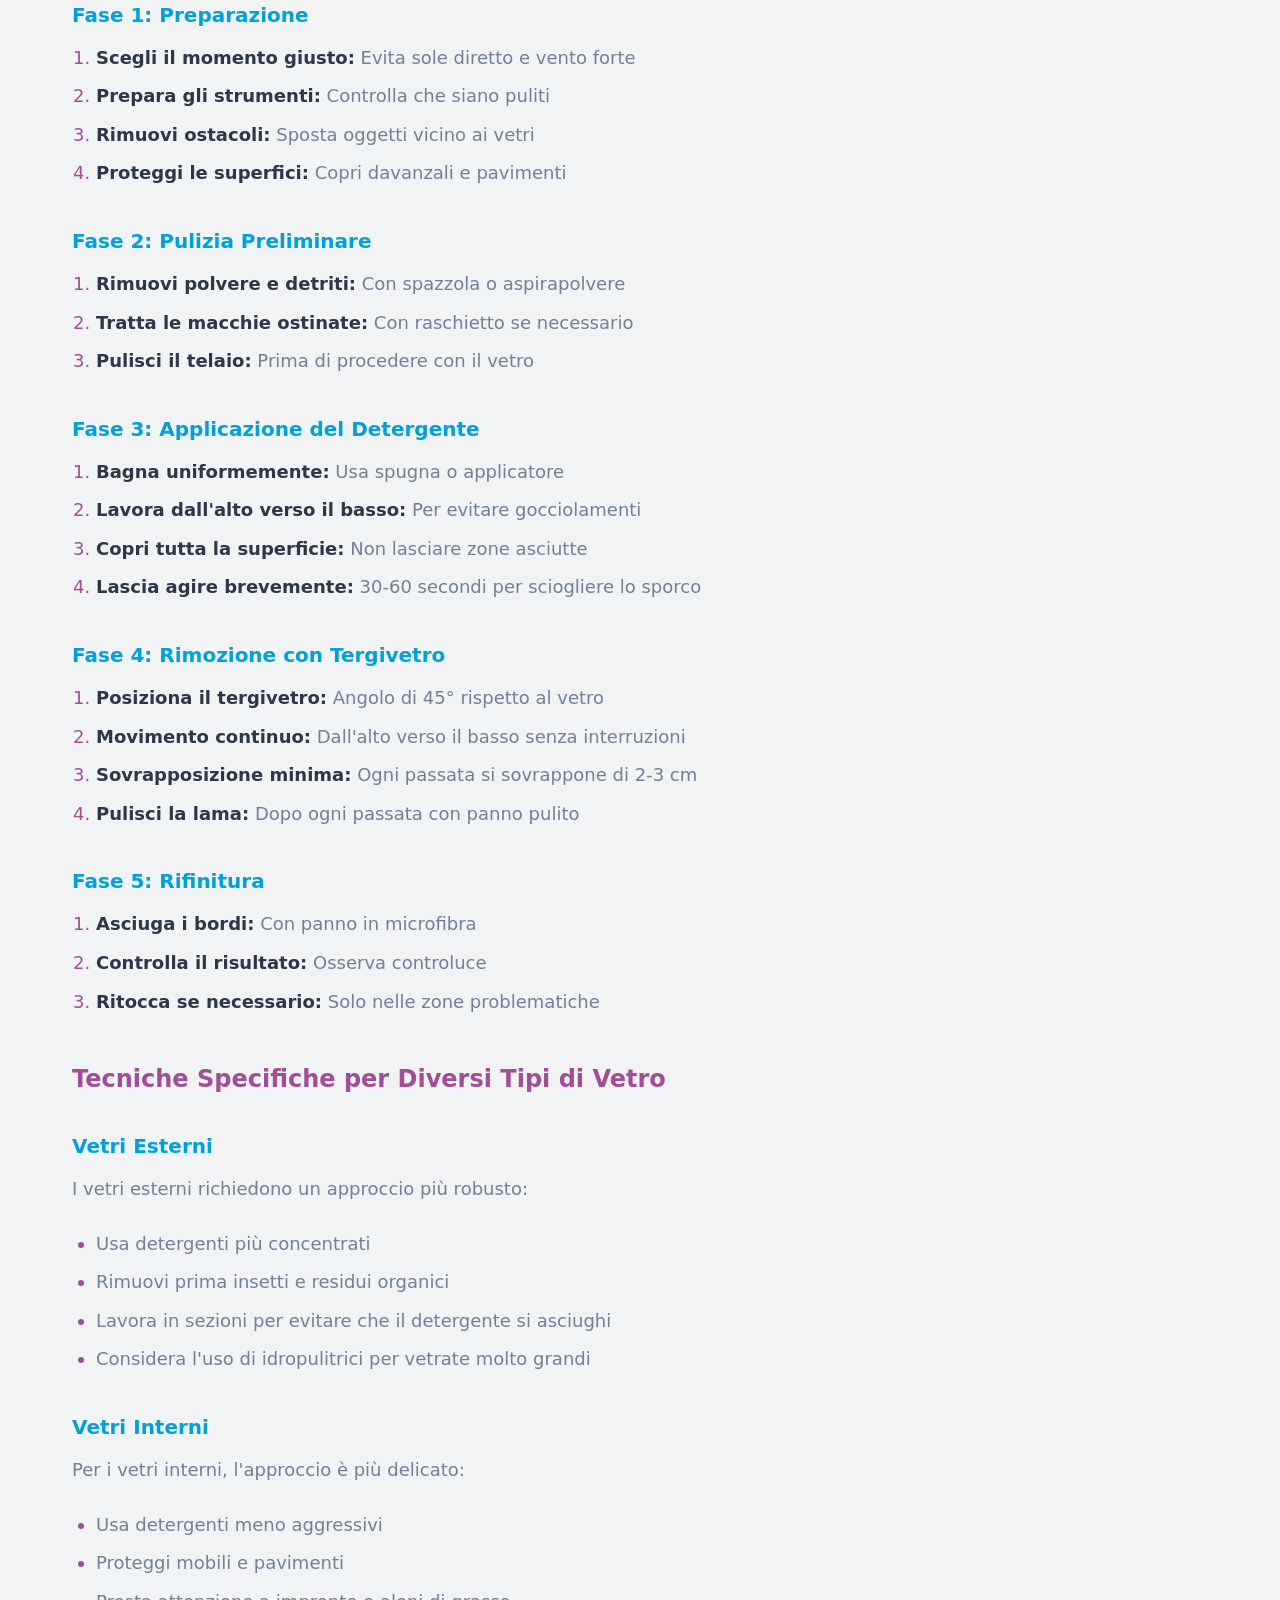
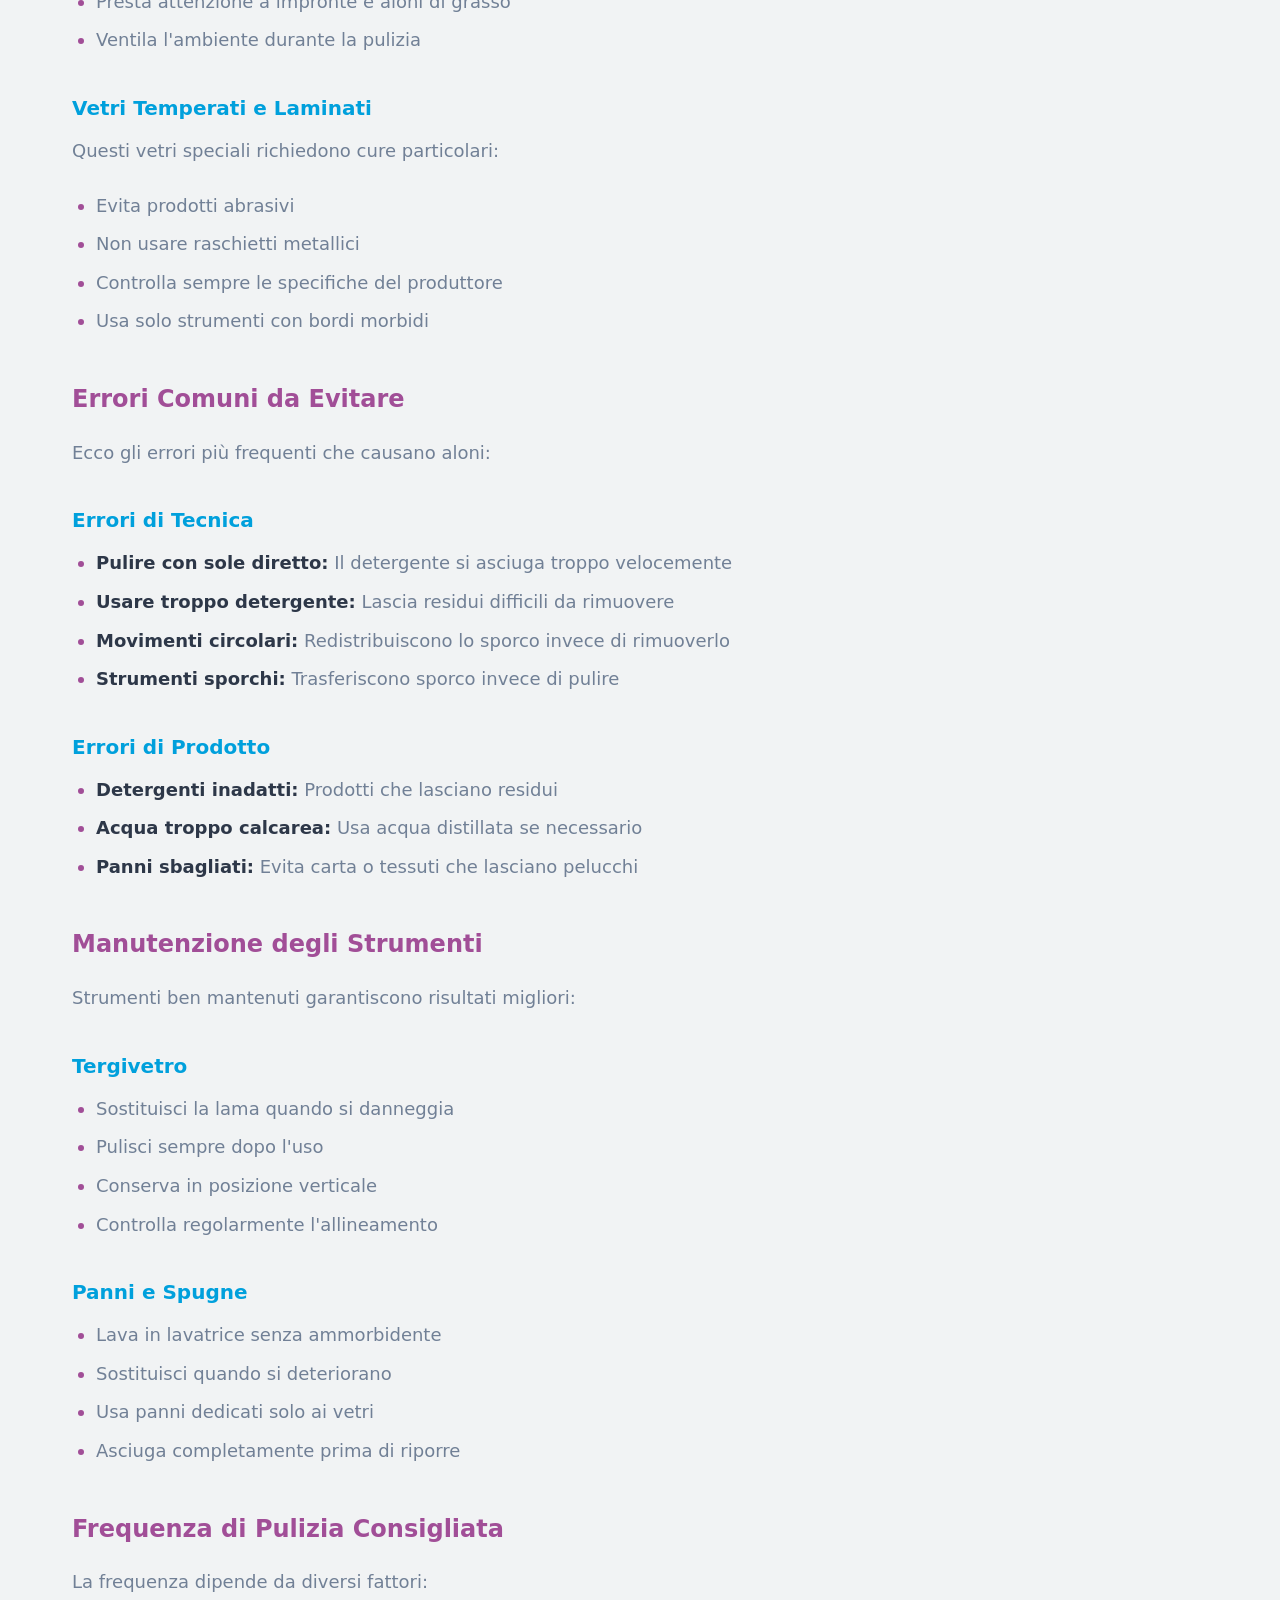
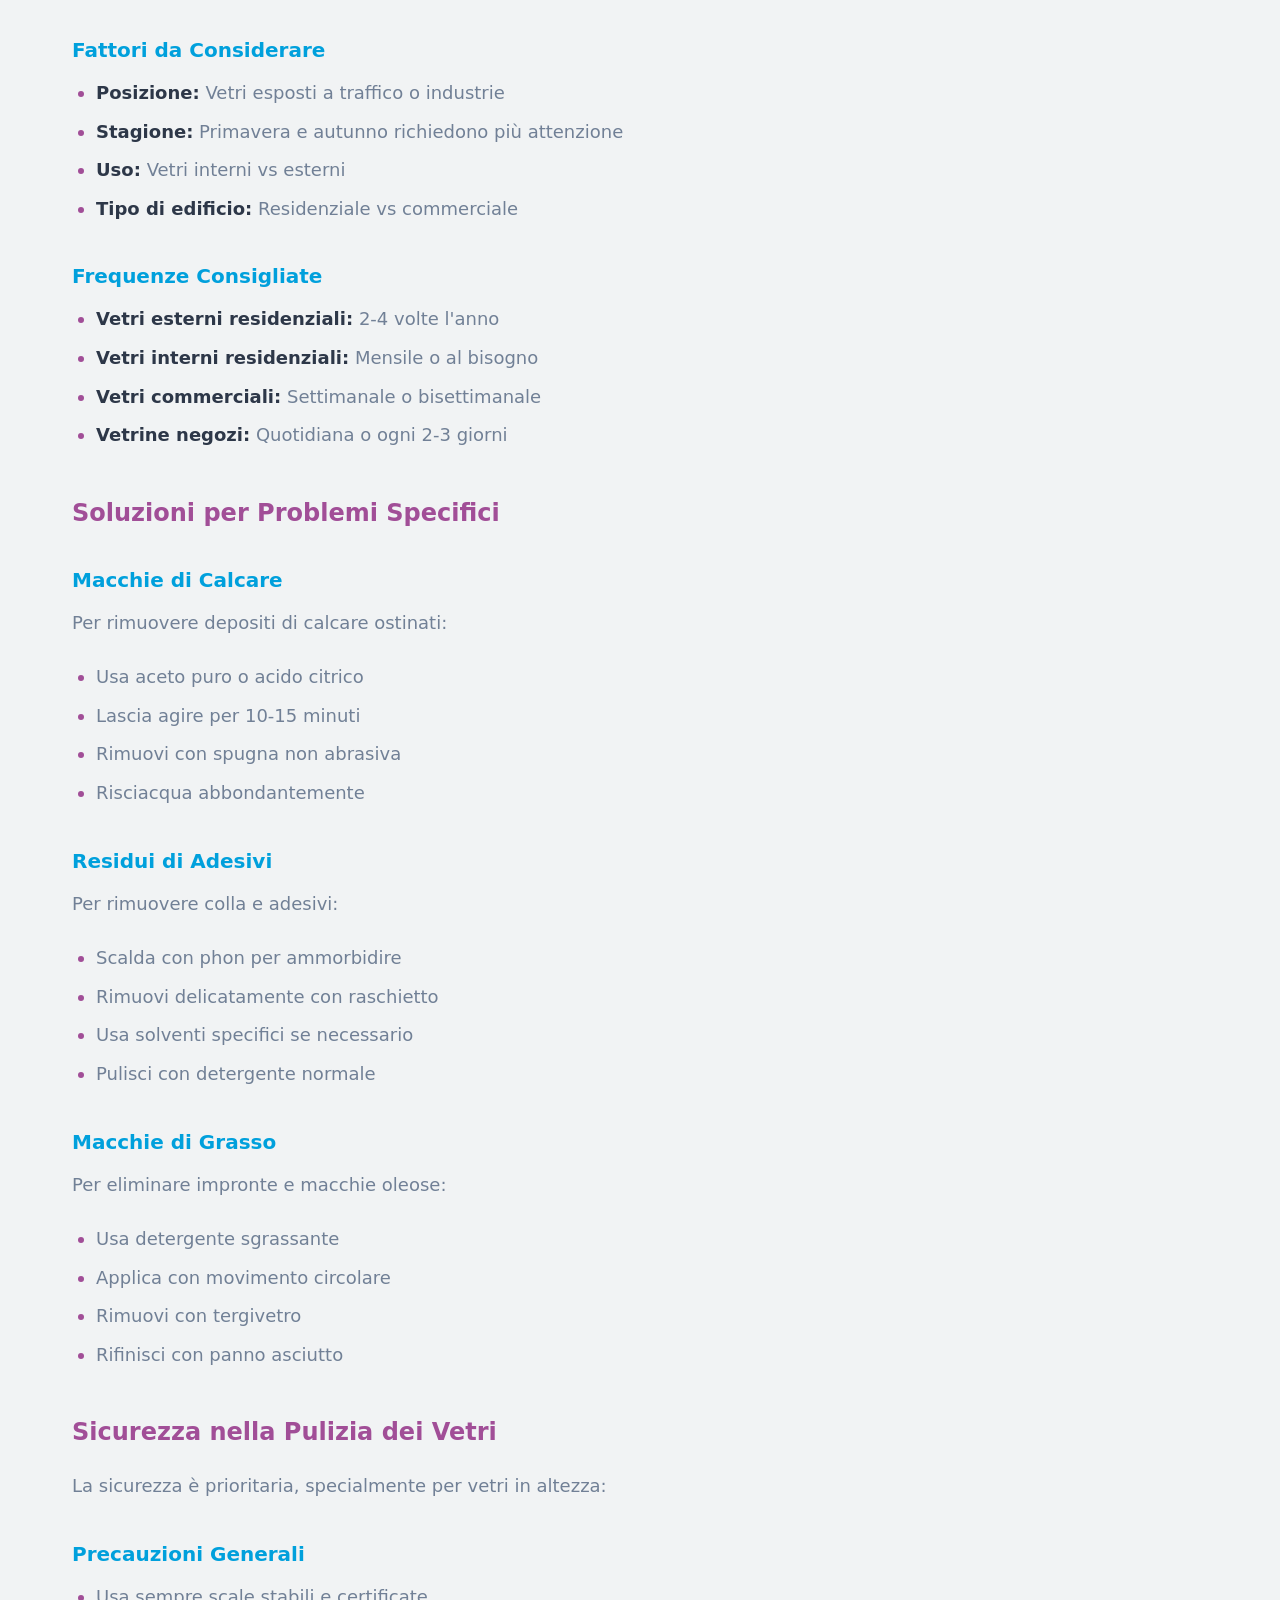
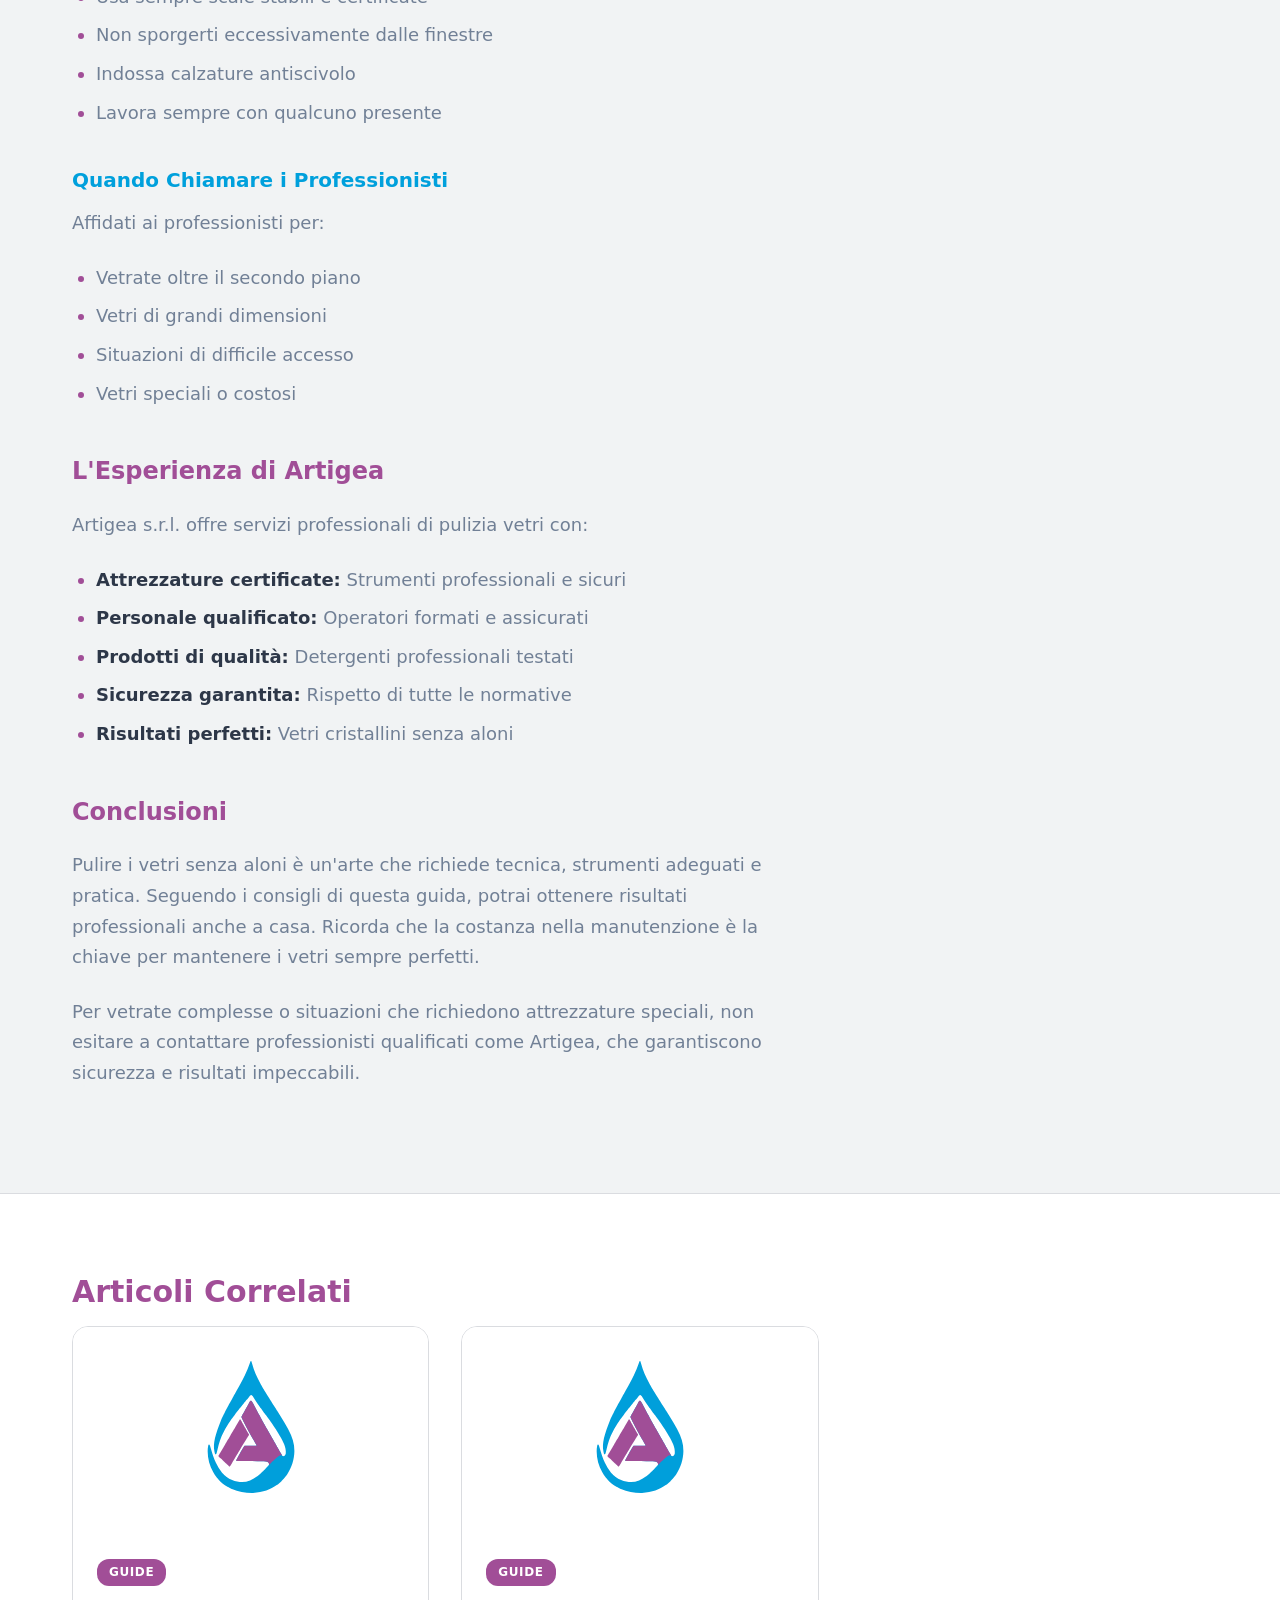
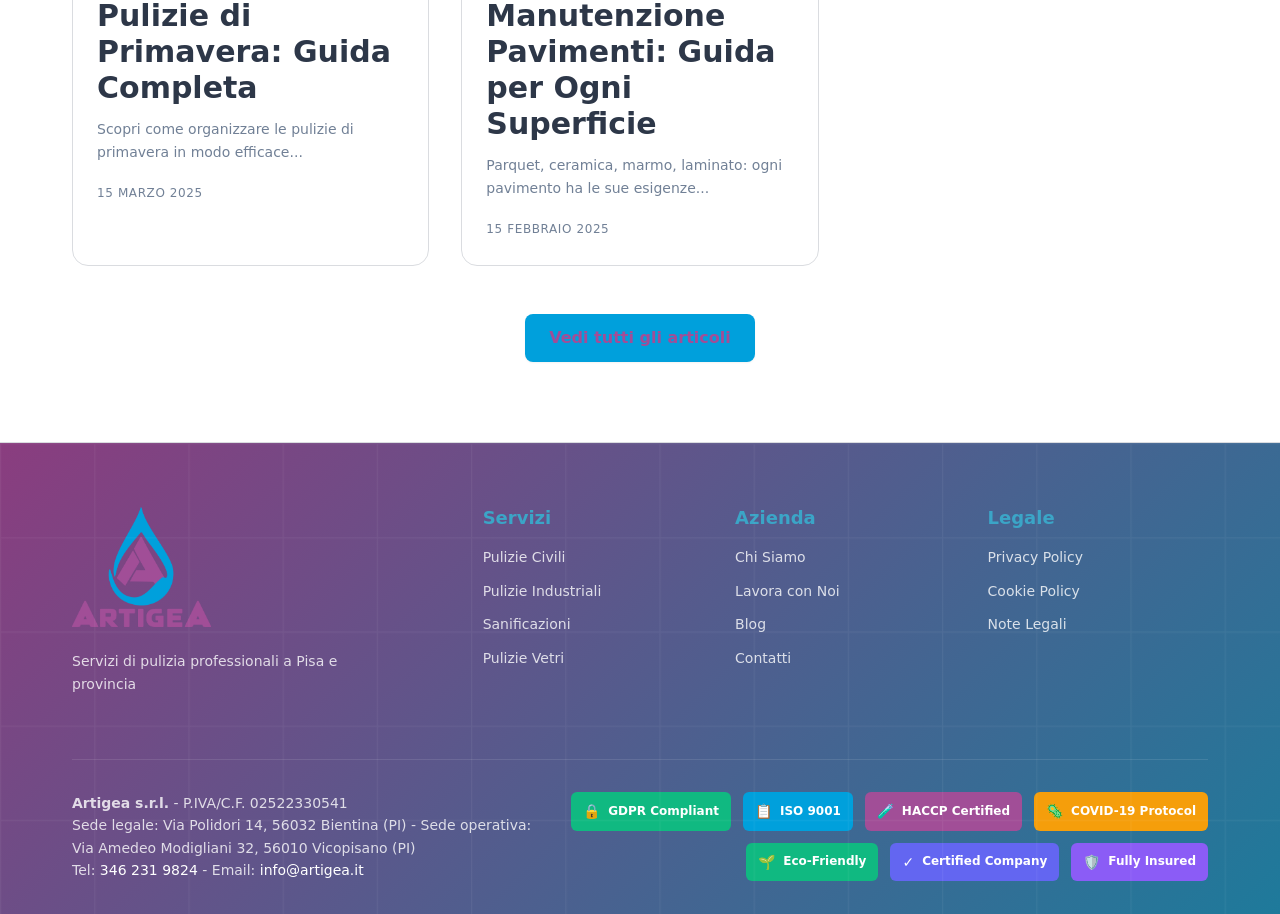
<file: blog/come-pulire-vetri-senza-aloni.html>
<!DOCTYPE html>
<html lang="it">
<head>
    <meta charset="UTF-8">
    <meta name="viewport" content="width=device-width, initial-scale=1.0">
    <title>Come Pulire i Vetri Senza Aloni: Guida Professionale - Blog Artigea</title>
    <meta name="description" content="Scopri le tecniche professionali per pulire i vetri senza aloni: strumenti, prodotti e metodi testati dai professionisti di Artigea per risultati perfetti.">
    <meta name="keywords" content="pulire vetri senza aloni, pulizia vetri professionale, tecniche pulizia vetri, strumenti pulizia vetri, Artigea Pisa">
    <meta name="author" content="Artigea s.r.l.">
    
    <!-- Open Graph / Facebook -->
    <meta property="og:type" content="article">
    <meta property="og:url" content="https://www.artigea.com/blog/come-pulire-vetri-senza-aloni.html">
    <meta property="og:title" content="Come Pulire i Vetri Senza Aloni: Guida Professionale">
    <meta property="og:description" content="Scopri le tecniche professionali per pulire i vetri senza aloni: strumenti, prodotti e metodi testati dai professionisti.">
    <meta property="og:image" content="https://images.pexels.com/photos/4099120/pexels-photo-4099120.jpeg">
    <meta property="article:published_time" content="2025-03-01">
    <meta property="article:author" content="Artigea s.r.l.">
    <meta property="article:section" content="Guide">

    <!-- Twitter -->
    <meta property="twitter:card" content="summary_large_image">
    <meta property="twitter:url" content="https://www.artigea.com/blog/come-pulire-vetri-senza-aloni.html">
    <meta property="twitter:title" content="Come Pulire i Vetri Senza Aloni: Guida Professionale">
    <meta property="twitter:description" content="Scopri le tecniche professionali per pulire i vetri senza aloni: strumenti, prodotti e metodi testati dai professionisti.">
    <meta property="twitter:image" content="https://images.pexels.com/photos/4099120/pexels-photo-4099120.jpeg">

    <!-- Favicon -->
    <link rel="icon" type="image/png" sizes="16x16" href="../assets/favicon-16.png">
    <link rel="icon" type="image/png" sizes="32x32" href="../assets/favicon-32.png">
    <link rel="apple-touch-icon" sizes="180x180" href="../assets/apple-touch-icon.png">

    <!-- Canonical URL -->
    <link rel="canonical" href="https://www.artigea.com/blog/come-pulire-vetri-senza-aloni.html">

    <!-- Stylesheet -->
    <link rel="stylesheet" href="../css/main.css">
    <link rel="stylesheet" href="../css/components.css">
    <link rel="stylesheet" href="../css/blog.css">

    <!-- Google Analytics GA4 -->
    <script async src="https://www.googletagmanager.com/gtag/js?id=GA_MEASUREMENT_ID"></script>
    <script>
        window.dataLayer = window.dataLayer || [];
        function gtag(){dataLayer.push(arguments);}
        gtag('js', new Date());
        gtag('config', 'GA_MEASUREMENT_ID', {
            'anonymize_ip': true,
            'cookie_flags': 'max-age=7200;secure;samesite=none'
        });
    </script>

    <!-- JSON-LD Article Schema -->
    <script type="application/ld+json">
    {
        "@context": "https://schema.org",
        "@type": "BlogPosting",
        "headline": "Come Pulire i Vetri Senza Aloni: Guida Professionale",
        "description": "Scopri le tecniche professionali per pulire i vetri senza aloni: strumenti, prodotti e metodi testati dai professionisti di Artigea per risultati perfetti.",
        "image": "https://images.pexels.com/photos/4099120/pexels-photo-4099120.jpeg",
        "author": {
            "@type": "Organization",
            "name": "Artigea s.r.l.",
            "url": "https://www.artigea.com"
        },
        "publisher": {
            "@type": "Organization",
            "name": "Artigea s.r.l.",
            "logo": {
                "@type": "ImageObject",
                "url": "https://www.artigea.com/img/LogoCompleto.png"
            }
        },
        "datePublished": "2025-03-01",
        "dateModified": "2025-03-01",
        "mainEntityOfPage": {
            "@type": "WebPage",
            "@id": "https://www.artigea.com/blog/come-pulire-vetri-senza-aloni.html"
        },
        "articleSection": "Guide",
        "keywords": "pulire vetri senza aloni, pulizia vetri professionale, tecniche pulizia vetri, strumenti pulizia vetri, Artigea Pisa"
    }
    </script>
</head>
<body>
    <!-- Header -->
    <header class="header">
        <nav class="nav container">
            <div class="nav__brand">
                <a href="../index.html">
                    <img src="../img/logo.svg" alt="Logo Artigea s.r.l." class="nav__logo">
                </a>
            </div>
            <ul class="nav__menu" id="nav-menu">
                <li class="nav__item">
                    <a href="../index.html" class="nav__link">Home</a>
                </li>
                <li class="nav__item">
                    <a href="../index.html#chi-siamo" class="nav__link">Chi Siamo</a>
                </li>
                <li class="nav__item">
                    <a href="../index.html#servizi" class="nav__link">Servizi</a>
                </li>
                <li class="nav__item">
                    <a href="../index.html#lavora-con-noi" class="nav__link">Lavora con Noi</a>
                </li>
                <li class="nav__item">
                    <a href="index.html" class="nav__link active">Blog</a>
                </li>
                <li class="nav__item">
                    <a href="../index.html#contatti" class="nav__link">Contatti</a>
                </li>
                <li class="nav__item">
                    <a href="tel:+393462319824" class="nav__link nav__phone">
                        <span class="phone-icon">📞</span>
                        346 231 9824
                    </a>
                </li>
            </ul>
            <div class="nav__toggle" id="nav-toggle">
                <span></span>
                <span></span>
                <span></span>
            </div>
        </nav>
    </header>

    <!-- Main Content -->
    <main class="blog-post">
        <!-- Breadcrumb -->
        <nav class="breadcrumb container" aria-label="Percorso">
            <ol class="breadcrumb__list">
                <li class="breadcrumb__item">
                    <a href="../index.html" class="breadcrumb__link">Home</a>
                </li>
                <li class="breadcrumb__item">
                    <a href="index.html" class="breadcrumb__link">Blog</a>
                </li>
                <li class="breadcrumb__item breadcrumb__item--current" aria-current="page">
                    Come Pulire i Vetri Senza Aloni: Guida Professionale
                </li>
            </ol>
        </nav>

        <!-- Article Header -->
        <header class="article-header">
            <div class="container">
                <div class="article-meta">
                    <span class="article-category">Guide</span>
                    <time class="article-date" datetime="2025-03-01">1 Marzo 2025</time>
                    <span class="article-reading-time">8 min di lettura</span>
                </div>
                <h1 class="article-title">Come Pulire i Vetri Senza Aloni: Guida Professionale</h1>
                <p class="article-excerpt">Tecniche professionali per ottenere vetri perfettamente puliti e trasparenti. Strumenti, prodotti e metodi testati dai professionisti di Artigea.</p>
                
                <!-- Featured Image -->
                <div class="article-image">
                    <img src="../img/logo.svg" alt="Artigea s.r.l. - Come pulire vetri senza aloni" loading="eager" class="article-featured-image">
                </div>
            </div>
        </header>

        <!-- Article Content -->
        <article class="article-content">
            <div class="container">
                <div class="article-body">
                    <p>Pulire i vetri senza lasciare aloni è una delle sfide più comuni nelle pulizie domestiche e professionali. Con le tecniche giuste, gli strumenti adeguati e un po' di pratica, è possibile ottenere risultati professionali anche a casa.</p>
                    
                    <h2>Perché Si Formano gli Aloni</h2>
                    <p>Prima di imparare come evitarli, è importante capire perché si formano gli aloni sui vetri:</p>
                    
                    <ul>
                        <li><strong>Residui di detergente:</strong> Prodotti non completamente rimossi</li>
                        <li><strong>Acqua calcarea:</strong> Depositi minerali che si asciugano sulla superficie</li>
                        <li><strong>Strumenti sporchi:</strong> Panni o spugne che trasferiscono sporco</li>
                        <li><strong>Tecnica scorretta:</strong> Movimenti che redistribuiscono lo sporco</li>
                        <li><strong>Condizioni ambientali:</strong> Sole diretto o vento durante la pulizia</li>
                    </ul>

                    <h2>Strumenti Professionali Essenziali</h2>
                    <p>La scelta degli strumenti giusti è fondamentale per ottenere risultati perfetti:</p>

                    <h3>Strumenti Base</h3>
                    <ul>
                        <li><strong>Tergivetro professionale:</strong> Con lama in gomma di alta qualità</li>
                        <li><strong>Spugna o applicatore:</strong> Per distribuire il detergente</li>
                        <li><strong>Panni in microfibra:</strong> Per asciugatura e rifinitura</li>
                        <li><strong>Secchio con griglia:</strong> Per mantenere puliti gli strumenti</li>
                        <li><strong>Asta telescopica:</strong> Per raggiungere vetrate in altezza</li>
                    </ul>

                    <h3>Strumenti Avanzati</h3>
                    <ul>
                        <li><strong>Raschietto per vetri:</strong> Per rimuovere residui incrostati</li>
                        <li><strong>Spazzola a setole morbide:</strong> Per la pulizia preliminare</li>
                        <li><strong>Aspiraliquidi:</strong> Per raccogliere l'acqua in eccesso</li>
                        <li><strong>Magneti pulisci-vetri:</strong> Per vetrate a doppia faccia</li>
                    </ul>

                    <blockquote class="article-quote">
                        "La qualità degli strumenti fa la differenza: un buon tergivetro professionale può durare anni e garantire sempre risultati perfetti."
                    </blockquote>

                    <h2>Prodotti e Soluzioni Detergenti</h2>
                    <p>La scelta del detergente giusto è cruciale per evitare aloni:</p>

                    <h3>Detergenti Commerciali</h3>
                    <ul>
                        <li><strong>Detergenti specifici per vetri:</strong> Formulati per non lasciare residui</li>
                        <li><strong>Detergenti concentrati:</strong> Da diluire secondo le istruzioni</li>
                        <li><strong>Prodotti sgrassanti:</strong> Per vetri molto sporchi</li>
                        <li><strong>Detergenti ecologici:</strong> A base di ingredienti naturali</li>
                    </ul>

                    <h3>Soluzioni Fai-da-Te</h3>
                    <p>Ricette professionali per detergenti casalinghi:</p>
                    <ul>
                        <li><strong>Soluzione base:</strong> 1 litro d'acqua + 2 cucchiai di aceto bianco</li>
                        <li><strong>Soluzione sgrassante:</strong> Acqua + aceto + 1 goccia di detersivo per piatti</li>
                        <li><strong>Soluzione per vetri molto sporchi:</strong> Acqua + ammoniaca (10%) + aceto</li>
                        <li><strong>Soluzione ecologica:</strong> Acqua + succo di limone + bicarbonato</li>
                    </ul>

                    <h2>Tecnica Professionale Passo-Passo</h2>
                    <p>Ecco la tecnica utilizzata dai professionisti di Artigea:</p>

                    <h3>Fase 1: Preparazione</h3>
                    <ol>
                        <li><strong>Scegli il momento giusto:</strong> Evita sole diretto e vento forte</li>
                        <li><strong>Prepara gli strumenti:</strong> Controlla che siano puliti</li>
                        <li><strong>Rimuovi ostacoli:</strong> Sposta oggetti vicino ai vetri</li>
                        <li><strong>Proteggi le superfici:</strong> Copri davanzali e pavimenti</li>
                    </ol>

                    <h3>Fase 2: Pulizia Preliminare</h3>
                    <ol>
                        <li><strong>Rimuovi polvere e detriti:</strong> Con spazzola o aspirapolvere</li>
                        <li><strong>Tratta le macchie ostinate:</strong> Con raschietto se necessario</li>
                        <li><strong>Pulisci il telaio:</strong> Prima di procedere con il vetro</li>
                    </ol>

                    <h3>Fase 3: Applicazione del Detergente</h3>
                    <ol>
                        <li><strong>Bagna uniformemente:</strong> Usa spugna o applicatore</li>
                        <li><strong>Lavora dall'alto verso il basso:</strong> Per evitare gocciolamenti</li>
                        <li><strong>Copri tutta la superficie:</strong> Non lasciare zone asciutte</li>
                        <li><strong>Lascia agire brevemente:</strong> 30-60 secondi per sciogliere lo sporco</li>
                    </ol>

                    <h3>Fase 4: Rimozione con Tergivetro</h3>
                    <ol>
                        <li><strong>Posiziona il tergivetro:</strong> Angolo di 45° rispetto al vetro</li>
                        <li><strong>Movimento continuo:</strong> Dall'alto verso il basso senza interruzioni</li>
                        <li><strong>Sovrapposizione minima:</strong> Ogni passata si sovrappone di 2-3 cm</li>
                        <li><strong>Pulisci la lama:</strong> Dopo ogni passata con panno pulito</li>
                    </ol>

                    <h3>Fase 5: Rifinitura</h3>
                    <ol>
                        <li><strong>Asciuga i bordi:</strong> Con panno in microfibra</li>
                        <li><strong>Controlla il risultato:</strong> Osserva controluce</li>
                        <li><strong>Ritocca se necessario:</strong> Solo nelle zone problematiche</li>
                    </ol>

                    <h2>Tecniche Specifiche per Diversi Tipi di Vetro</h2>

                    <h3>Vetri Esterni</h3>
                    <p>I vetri esterni richiedono un approccio più robusto:</p>
                    <ul>
                        <li>Usa detergenti più concentrati</li>
                        <li>Rimuovi prima insetti e residui organici</li>
                        <li>Lavora in sezioni per evitare che il detergente si asciughi</li>
                        <li>Considera l'uso di idropulitrici per vetrate molto grandi</li>
                    </ul>

                    <h3>Vetri Interni</h3>
                    <p>Per i vetri interni, l'approccio è più delicato:</p>
                    <ul>
                        <li>Usa detergenti meno aggressivi</li>
                        <li>Proteggi mobili e pavimenti</li>
                        <li>Presta attenzione a impronte e aloni di grasso</li>
                        <li>Ventila l'ambiente durante la pulizia</li>
                    </ul>

                    <h3>Vetri Temperati e Laminati</h3>
                    <p>Questi vetri speciali richiedono cure particolari:</p>
                    <ul>
                        <li>Evita prodotti abrasivi</li>
                        <li>Non usare raschietti metallici</li>
                        <li>Controlla sempre le specifiche del produttore</li>
                        <li>Usa solo strumenti con bordi morbidi</li>
                    </ul>

                    <h2>Errori Comuni da Evitare</h2>
                    <p>Ecco gli errori più frequenti che causano aloni:</p>

                    <h3>Errori di Tecnica</h3>
                    <ul>
                        <li><strong>Pulire con sole diretto:</strong> Il detergente si asciuga troppo velocemente</li>
                        <li><strong>Usare troppo detergente:</strong> Lascia residui difficili da rimuovere</li>
                        <li><strong>Movimenti circolari:</strong> Redistribuiscono lo sporco invece di rimuoverlo</li>
                        <li><strong>Strumenti sporchi:</strong> Trasferiscono sporco invece di pulire</li>
                    </ul>

                    <h3>Errori di Prodotto</h3>
                    <ul>
                        <li><strong>Detergenti inadatti:</strong> Prodotti che lasciano residui</li>
                        <li><strong>Acqua troppo calcarea:</strong> Usa acqua distillata se necessario</li>
                        <li><strong>Panni sbagliati:</strong> Evita carta o tessuti che lasciano pelucchi</li>
                    </ul>

                    <h2>Manutenzione degli Strumenti</h2>
                    <p>Strumenti ben mantenuti garantiscono risultati migliori:</p>

                    <h3>Tergivetro</h3>
                    <ul>
                        <li>Sostituisci la lama quando si danneggia</li>
                        <li>Pulisci sempre dopo l'uso</li>
                        <li>Conserva in posizione verticale</li>
                        <li>Controlla regolarmente l'allineamento</li>
                    </ul>

                    <h3>Panni e Spugne</h3>
                    <ul>
                        <li>Lava in lavatrice senza ammorbidente</li>
                        <li>Sostituisci quando si deteriorano</li>
                        <li>Usa panni dedicati solo ai vetri</li>
                        <li>Asciuga completamente prima di riporre</li>
                    </ul>

                    <h2>Frequenza di Pulizia Consigliata</h2>
                    <p>La frequenza dipende da diversi fattori:</p>

                    <h3>Fattori da Considerare</h3>
                    <ul>
                        <li><strong>Posizione:</strong> Vetri esposti a traffico o industrie</li>
                        <li><strong>Stagione:</strong> Primavera e autunno richiedono più attenzione</li>
                        <li><strong>Uso:</strong> Vetri interni vs esterni</li>
                        <li><strong>Tipo di edificio:</strong> Residenziale vs commerciale</li>
                    </ul>

                    <h3>Frequenze Consigliate</h3>
                    <ul>
                        <li><strong>Vetri esterni residenziali:</strong> 2-4 volte l'anno</li>
                        <li><strong>Vetri interni residenziali:</strong> Mensile o al bisogno</li>
                        <li><strong>Vetri commerciali:</strong> Settimanale o bisettimanale</li>
                        <li><strong>Vetrine negozi:</strong> Quotidiana o ogni 2-3 giorni</li>
                    </ul>

                    <h2>Soluzioni per Problemi Specifici</h2>

                    <h3>Macchie di Calcare</h3>
                    <p>Per rimuovere depositi di calcare ostinati:</p>
                    <ul>
                        <li>Usa aceto puro o acido citrico</li>
                        <li>Lascia agire per 10-15 minuti</li>
                        <li>Rimuovi con spugna non abrasiva</li>
                        <li>Risciacqua abbondantemente</li>
                    </ul>

                    <h3>Residui di Adesivi</h3>
                    <p>Per rimuovere colla e adesivi:</p>
                    <ul>
                        <li>Scalda con phon per ammorbidire</li>
                        <li>Rimuovi delicatamente con raschietto</li>
                        <li>Usa solventi specifici se necessario</li>
                        <li>Pulisci con detergente normale</li>
                    </ul>

                    <h3>Macchie di Grasso</h3>
                    <p>Per eliminare impronte e macchie oleose:</p>
                    <ul>
                        <li>Usa detergente sgrassante</li>
                        <li>Applica con movimento circolare</li>
                        <li>Rimuovi con tergivetro</li>
                        <li>Rifinisci con panno asciutto</li>
                    </ul>

                    <h2>Sicurezza nella Pulizia dei Vetri</h2>
                    <p>La sicurezza è prioritaria, specialmente per vetri in altezza:</p>

                    <h3>Precauzioni Generali</h3>
                    <ul>
                        <li>Usa sempre scale stabili e certificate</li>
                        <li>Non sporgerti eccessivamente dalle finestre</li>
                        <li>Indossa calzature antiscivolo</li>
                        <li>Lavora sempre con qualcuno presente</li>
                    </ul>

                    <h3>Quando Chiamare i Professionisti</h3>
                    <p>Affidati ai professionisti per:</p>
                    <ul>
                        <li>Vetrate oltre il secondo piano</li>
                        <li>Vetri di grandi dimensioni</li>
                        <li>Situazioni di difficile accesso</li>
                        <li>Vetri speciali o costosi</li>
                    </ul>

                    <h2>L'Esperienza di Artigea</h2>
                    <p>Artigea s.r.l. offre servizi professionali di pulizia vetri con:</p>

                    <ul>
                        <li><strong>Attrezzature certificate:</strong> Strumenti professionali e sicuri</li>
                        <li><strong>Personale qualificato:</strong> Operatori formati e assicurati</li>
                        <li><strong>Prodotti di qualità:</strong> Detergenti professionali testati</li>
                        <li><strong>Sicurezza garantita:</strong> Rispetto di tutte le normative</li>
                        <li><strong>Risultati perfetti:</strong> Vetri cristallini senza aloni</li>
                    </ul>

                    <h2>Conclusioni</h2>
                    <p>Pulire i vetri senza aloni è un'arte che richiede tecnica, strumenti adeguati e pratica. Seguendo i consigli di questa guida, potrai ottenere risultati professionali anche a casa. Ricorda che la costanza nella manutenzione è la chiave per mantenere i vetri sempre perfetti.</p>
                    
                    <p>Per vetrate complesse o situazioni che richiedono attrezzature speciali, non esitare a contattare professionisti qualificati come Artigea, che garantiscono sicurezza e risultati impeccabili.</p>
                </div>

                <!-- Article Sidebar -->
                <aside class="article-sidebar">
                    <!-- Author Info -->
                    <div class="author-card">
                        <div class="author-info">
                            <h3>Artigea s.r.l.</h3>
                            <p>Esperti in pulizia professionale di vetri e superfici trasparenti. Condividiamo tecniche e segreti del mestiere per risultati perfetti.</p>
                        </div>
                    </div>

                    <!-- Contact CTA -->
                    <div class="sidebar-cta">
                        <h3>Hai bisogno di pulizia vetri professionale?</h3>
                        <p>Contattaci per un servizio di pulizia vetri professionale, sicuro e garantito</p>
                        <a href="../index.html#contatti" class="btn btn--primary">Richiedi Preventivo</a>
                        <a href="tel:+393462319824" class="btn btn--outline">
                            <span class="btn__icon">📞</span>
                            346 231 9824
                        </a>
                    </div>

                    <!-- Share Buttons -->
                    <div class="share-buttons">
                        <h4>Condividi questo articolo</h4>
                        <div class="share-buttons__list">
                            <a href="#" class="share-btn share-btn--facebook" onclick="shareOnFacebook()">
                                Facebook
                            </a>
                            <a href="#" class="share-btn share-btn--twitter" onclick="shareOnTwitter()">
                                Twitter
                            </a>
                            <a href="#" class="share-btn share-btn--linkedin" onclick="shareOnLinkedIn()">
                                LinkedIn
                            </a>
                            <a href="#" class="share-btn share-btn--whatsapp" onclick="shareOnWhatsApp()">
                                WhatsApp
                            </a>
                        </div>
                    </div>
                </aside>
            </div>
        </article>

        <!-- Related Articles -->
        <section class="related-articles">
            <div class="container">
                <h2 class="section__title">Articoli Correlati</h2>
                <div class="blog__grid">
                    <article class="blog-card">
                        <img src="../img/logo.svg" alt="Artigea s.r.l. - Pulizie di primavera" class="blog-card__image" loading="lazy">
                        <div class="blog-card__content">
                            <span class="blog-card__category">Guide</span>
                            <h3 class="blog-card__title">
                                <a href="pulizie-di-primavera-guida-completa.html">Pulizie di Primavera: Guida Completa</a>
                            </h3>
                            <p class="blog-card__excerpt">
                                Scopri come organizzare le pulizie di primavera in modo efficace...
                            </p>
                            <time class="blog-card__date" datetime="2025-03-15">15 Marzo 2025</time>
                        </div>
                    </article>
                    
                    <article class="blog-card">
                        <img src="../img/logo.svg" alt="Artigea s.r.l. - Manutenzione pavimenti" class="blog-card__image" loading="lazy">
                        <div class="blog-card__content">
                            <span class="blog-card__category">Guide</span>
                            <h3 class="blog-card__title">
                                <a href="manutenzione-pavimenti-guida.html">Manutenzione Pavimenti: Guida per Ogni Superficie</a>
                            </h3>
                            <p class="blog-card__excerpt">
                                Parquet, ceramica, marmo, laminato: ogni pavimento ha le sue esigenze...
                            </p>
                            <time class="blog-card__date" datetime="2025-02-15">15 Febbraio 2025</time>
                        </div>
                    </article>
                </div>
                
                <div class="blog__cta">
                    <a href="index.html" class="btn btn--outline">Vedi tutti gli articoli</a>
                </div>
            </div>
        </section>
    </main>

    <!-- Footer -->
    <footer class="footer">
        <div class="container">
            <div class="footer__content">
                <div class="footer__brand">
                    <img src="../img/LogoCompleto.png" alt="Logo Artigea s.r.l." class="footer__logo">
                    <p>Servizi di pulizia professionali a Pisa e provincia</p>
                </div>
                <div class="footer__links">
                    <div class="footer__column">
                        <h4>Servizi</h4>
                        <ul>
                            <li><a href="../index.html#servizi">Pulizie Civili</a></li>
                            <li><a href="../index.html#servizi">Pulizie Industriali</a></li>
                            <li><a href="../index.html#servizi">Sanificazioni</a></li>
                            <li><a href="../index.html#servizi">Pulizie Vetri</a></li>
                        </ul>
                    </div>
                    <div class="footer__column">
                        <h4>Azienda</h4>
                        <ul>
                            <li><a href="../index.html#chi-siamo">Chi Siamo</a></li>
                            <li><a href="../index.html#lavora-con-noi">Lavora con Noi</a></li>
                            <li><a href="index.html">Blog</a></li>
                            <li><a href="../index.html#contatti">Contatti</a></li>
                        </ul>
                    </div>
                    <div class="footer__column">
                        <h4>Legale</h4>
                        <ul>
                            <li><a href="../privacy-policy.html">Privacy Policy</a></li>
                            <li><a href="../cookie-policy.html">Cookie Policy</a></li>
                            <li><a href="../note-legali.html">Note Legali</a></li>
                        </ul>
                    </div>
                </div>
            </div>
            <div class="footer__bottom">
                <div class="footer__info">
                    <p><strong>Artigea s.r.l.</strong> - P.IVA/C.F. 02522330541</p>
                    <p>Sede legale: Via Polidori 14, 56032 Bientina (PI) - Sede operativa: Via Amedeo Modigliani 32, 56010 Vicopisano (PI)</p>
                    <p>Tel: <a href="tel:+393462319824">346 231 9824</a> - Email: <a href="mailto:info@artigea.it">info@artigea.it</a></p>
                </div>
                <div class="footer__badges">
                    <span class="professional-badge professional-badge--gdpr">
                        <span class="badge-icon">🔒</span>
                        GDPR Compliant
                    </span>
                    <span class="professional-badge professional-badge--iso">
                        <span class="badge-icon">📋</span>
                        ISO 9001
                    </span>
                    <span class="professional-badge professional-badge--haccp">
                        <span class="badge-icon">🧪</span>
                        HACCP Certified
                    </span>
                    <span class="professional-badge professional-badge--covid">
                        <span class="badge-icon">🦠</span>
                        COVID-19 Protocol
                    </span>
                    <span class="professional-badge professional-badge--eco">
                        <span class="badge-icon">🌱</span>
                        Eco-Friendly
                    </span>
                    <span class="professional-badge professional-badge--certified">
                        <span class="badge-icon">✓</span>
                        Certified Company
                    </span>
                    <span class="professional-badge professional-badge--insurance">
                        <span class="badge-icon">🛡️</span>
                        Fully Insured
                    </span>
                </div>
            </div>
        </div>
    </footer>

    <!-- Cookie Consent Banner -->
    <div id="cookie-banner" class="cookie-banner">
        <div class="cookie-banner__content">
            <p>
                Questo sito utilizza cookie tecnici e di analytics per migliorare l'esperienza utente. 
                I dati vengono raccolti in forma anonima per analisi statistiche.
            </p>
            <div class="cookie-banner__actions">
                <button id="accept-cookies" class="btn btn--primary">Accetta</button>
                <a href="../cookie-policy.html" class="btn btn--outline">Scopri di più</a>
            </div>
        </div>
    </div>

    <!-- Scripts -->
    <script src="../js/main.js"></script>
    <script src="../js/cookie-consent.js"></script>
    <script>
        // Social sharing functions
        function shareOnFacebook() {
            const url = encodeURIComponent(window.location.href);
            const title = encodeURIComponent(document.title);
            window.open(`https://www.facebook.com/sharer/sharer.php?u=${url}`, 'facebook-share', 'width=580,height=400');
        }

        function shareOnTwitter() {
            const url = encodeURIComponent(window.location.href);
            const title = encodeURIComponent(document.title);
            window.open(`https://twitter.com/intent/tweet?url=${url}&text=${title}`, 'twitter-share', 'width=580,height=400');
        }

        function shareOnLinkedIn() {
            const url = encodeURIComponent(window.location.href);
            const title = encodeURIComponent(document.title);
            window.open(`https://www.linkedin.com/sharing/share-offsite/?url=${url}`, 'linkedin-share', 'width=580,height=400');
        }

        function shareOnWhatsApp() {
            const url = encodeURIComponent(window.location.href);
            const title = encodeURIComponent(document.title);
            window.open(`https://api.whatsapp.com/send?text=${title}%20${url}`, 'whatsapp-share');
        }
    </script>
</body>
</html>
</file>
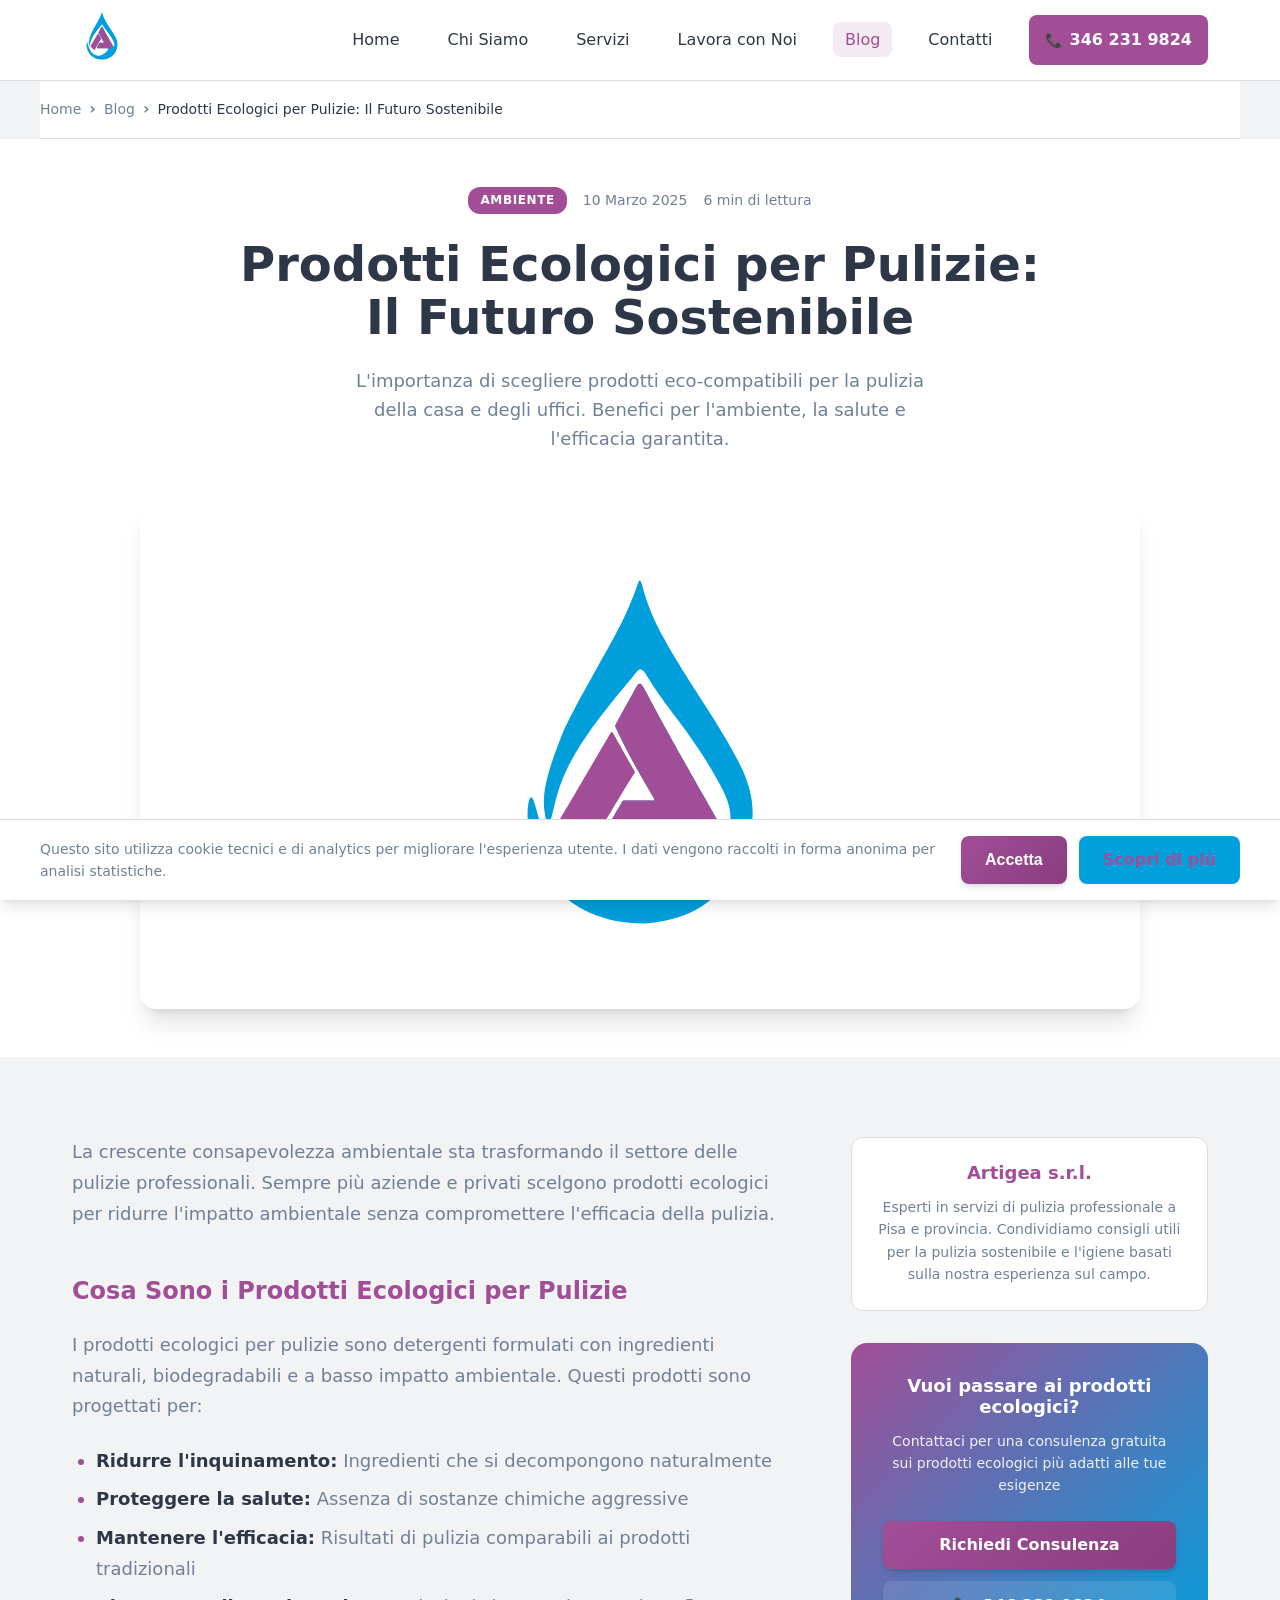
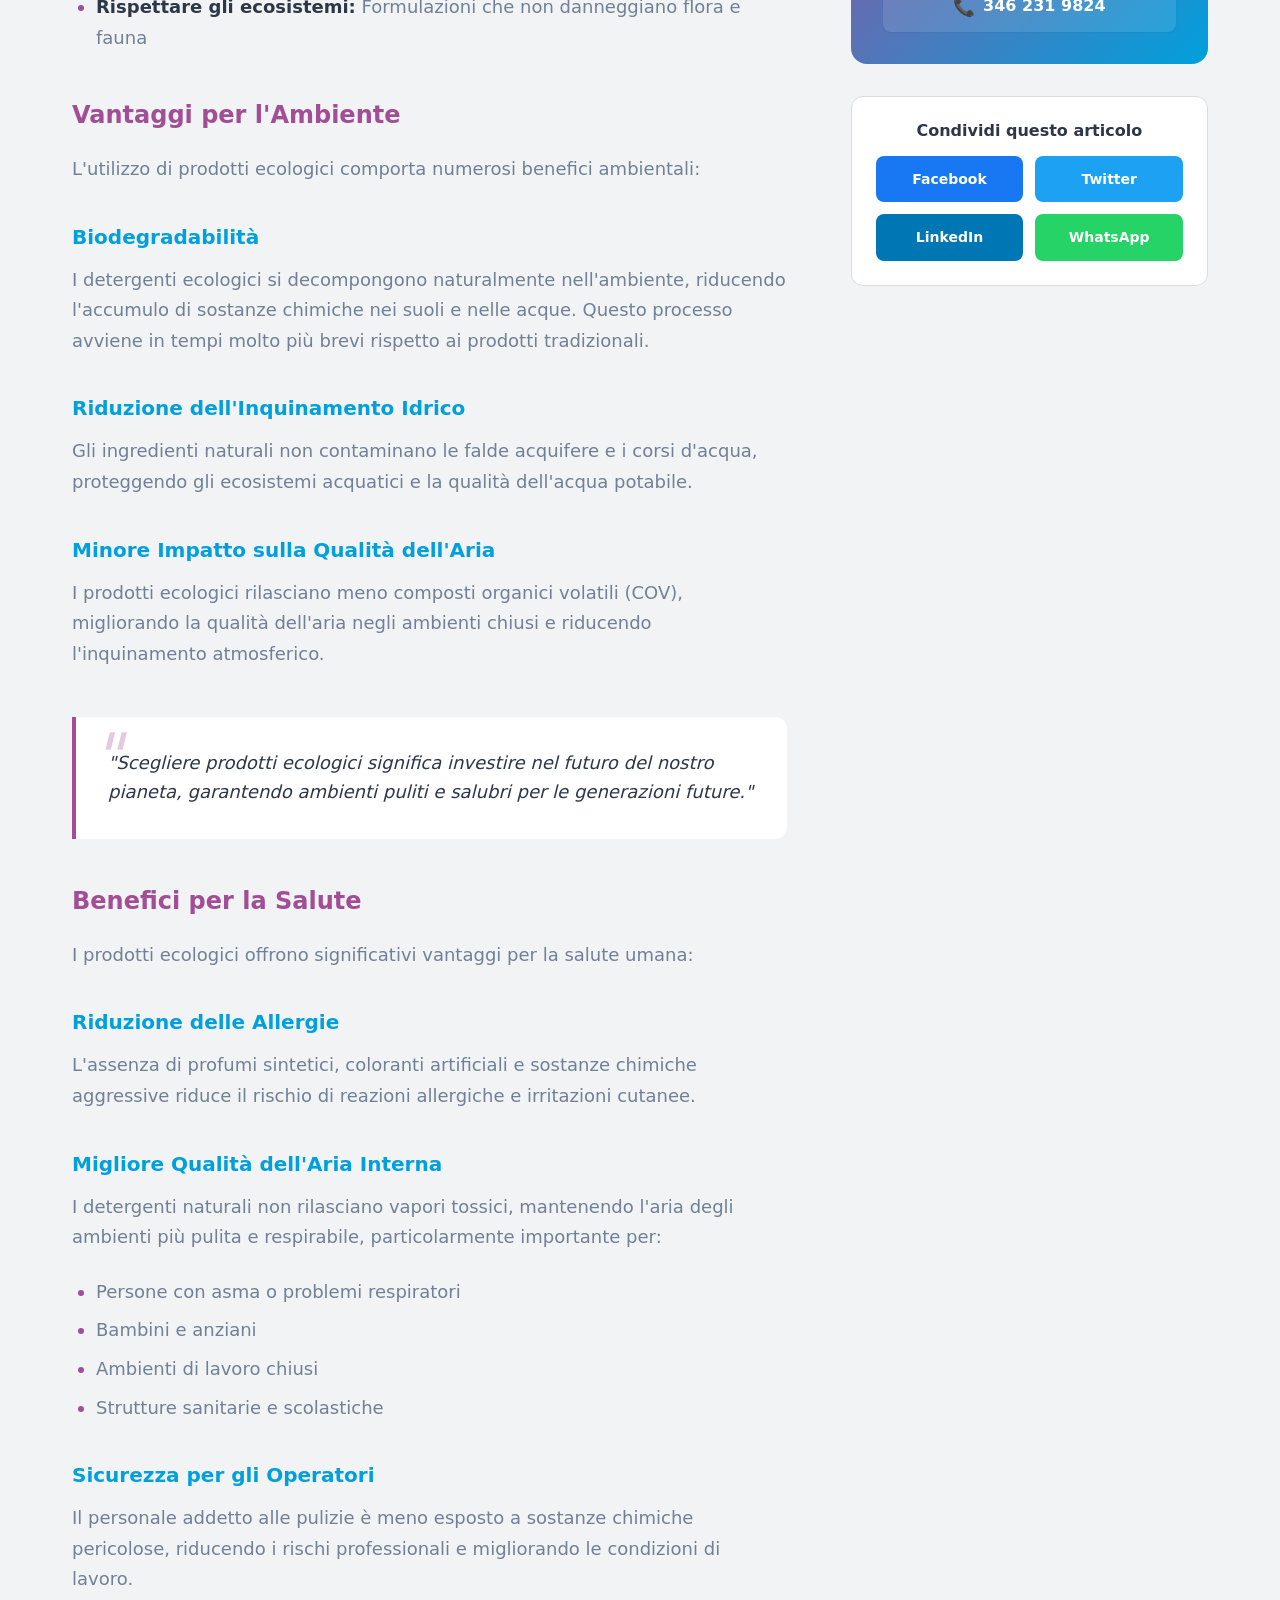
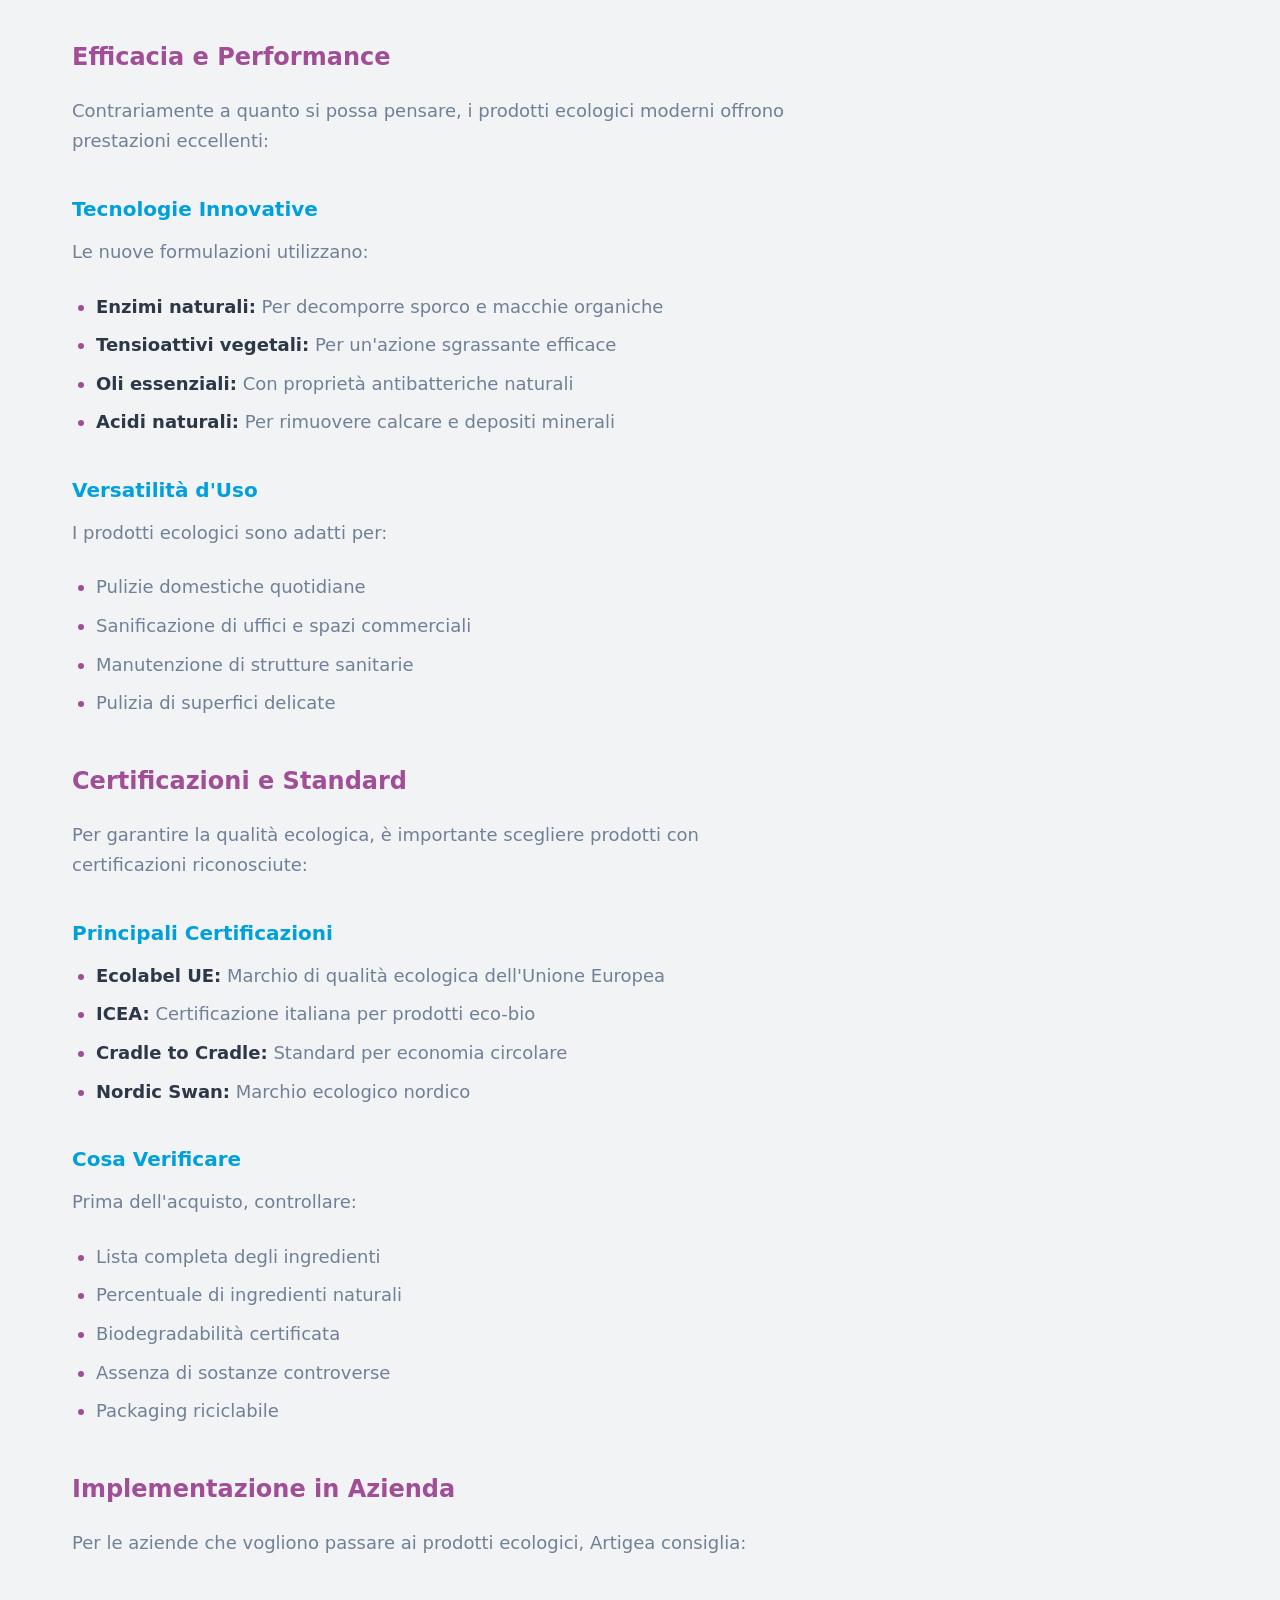
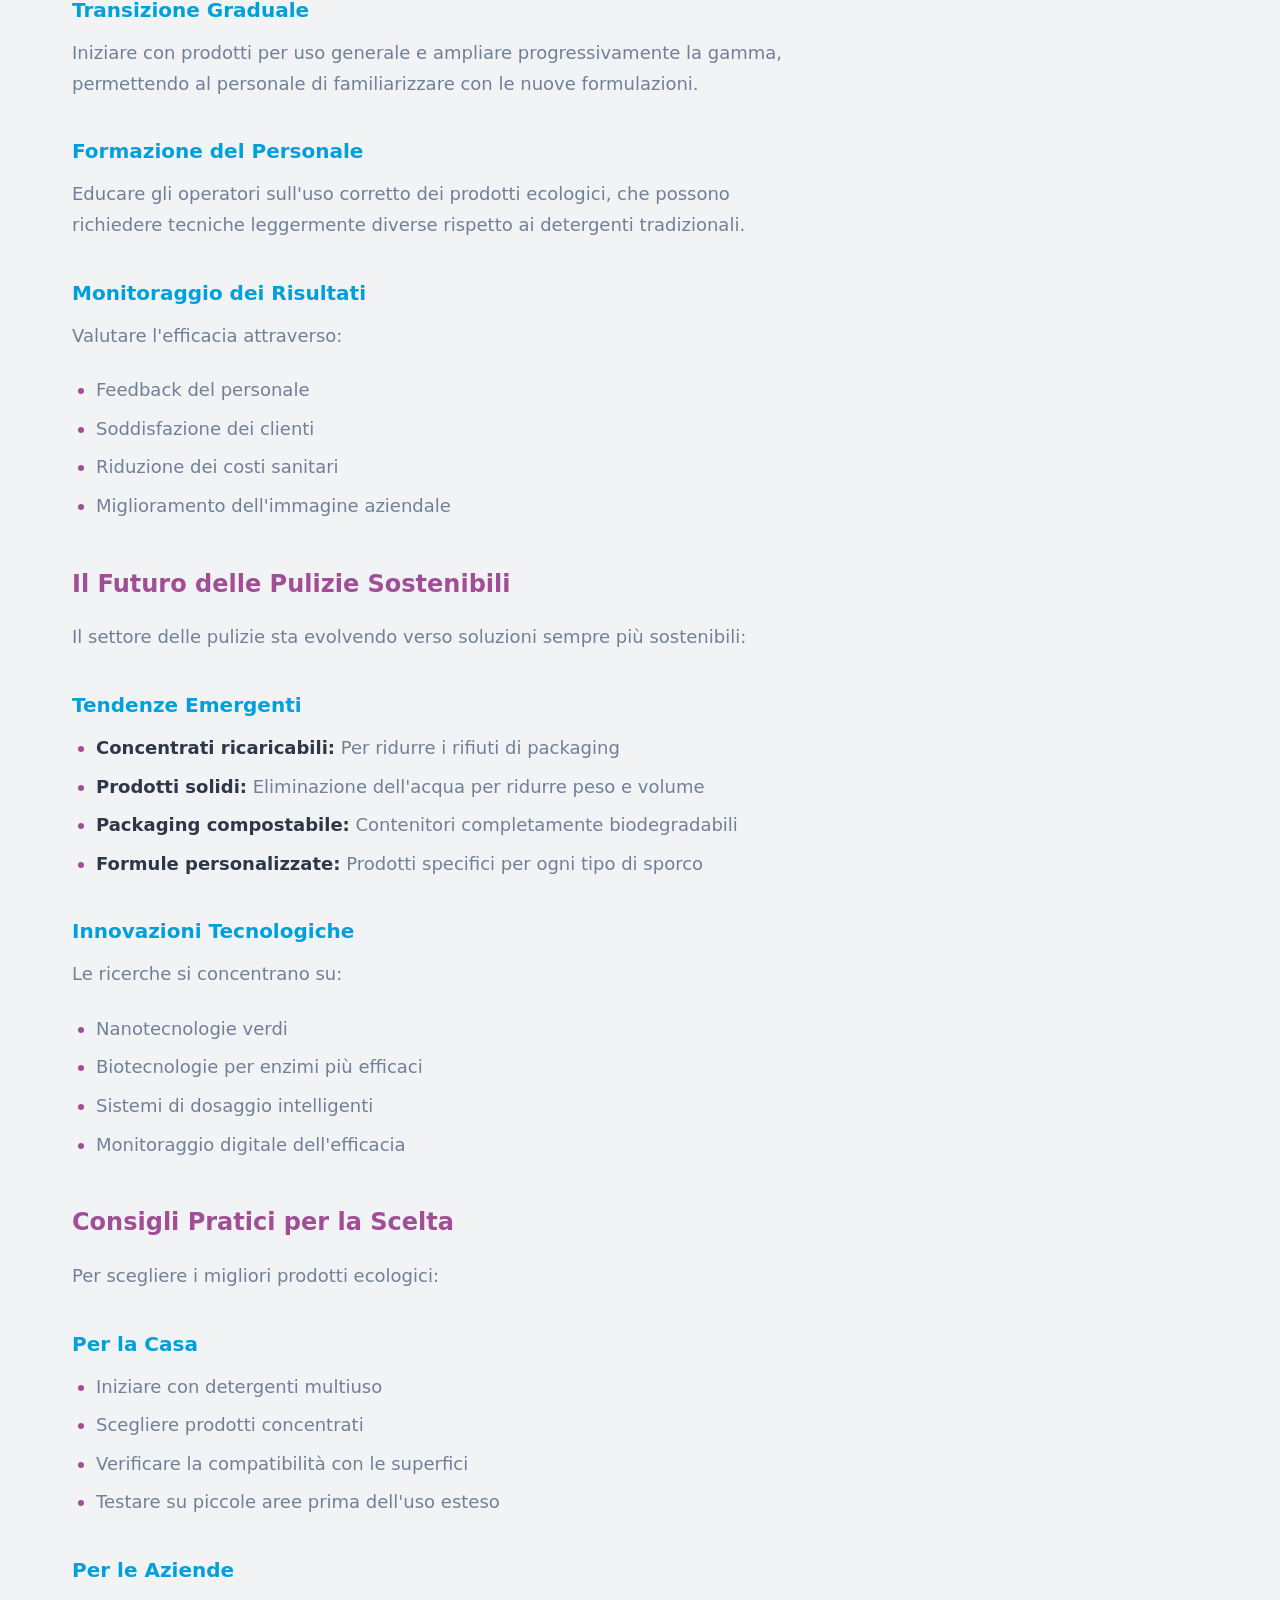
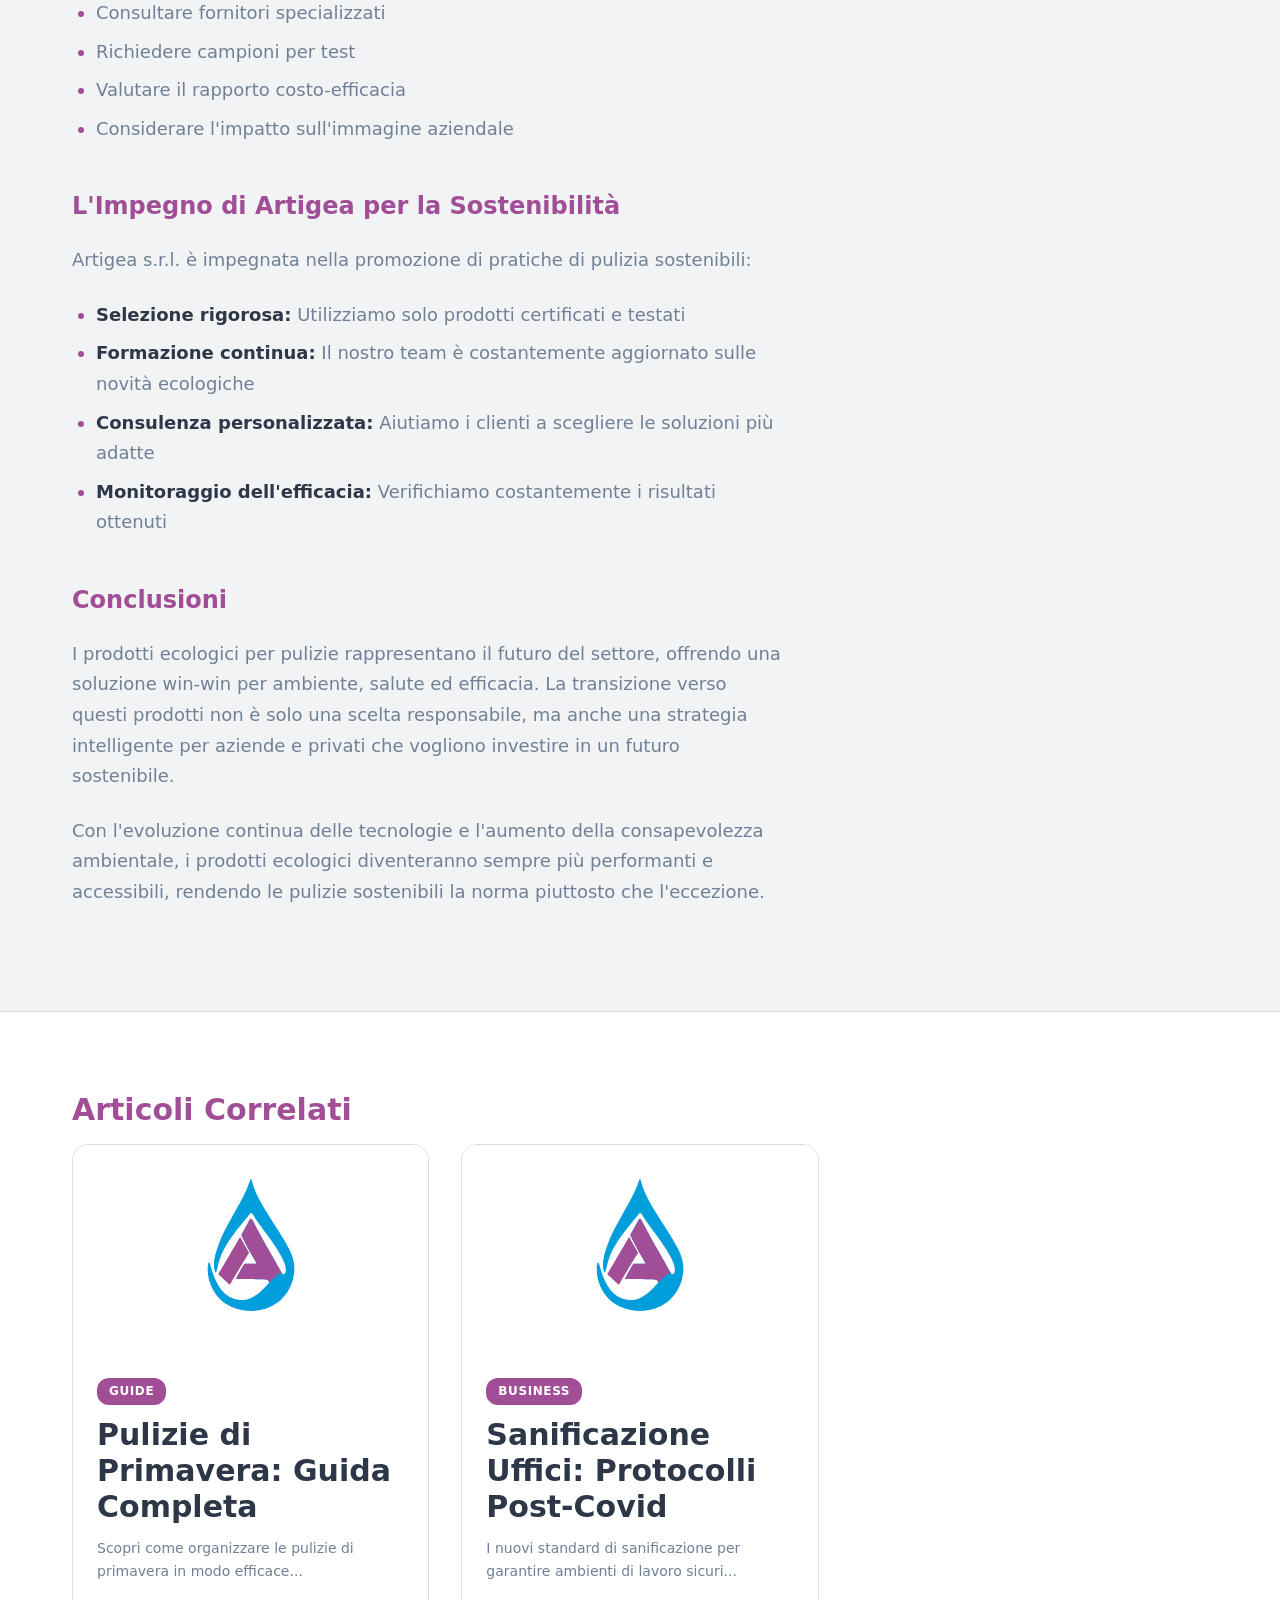
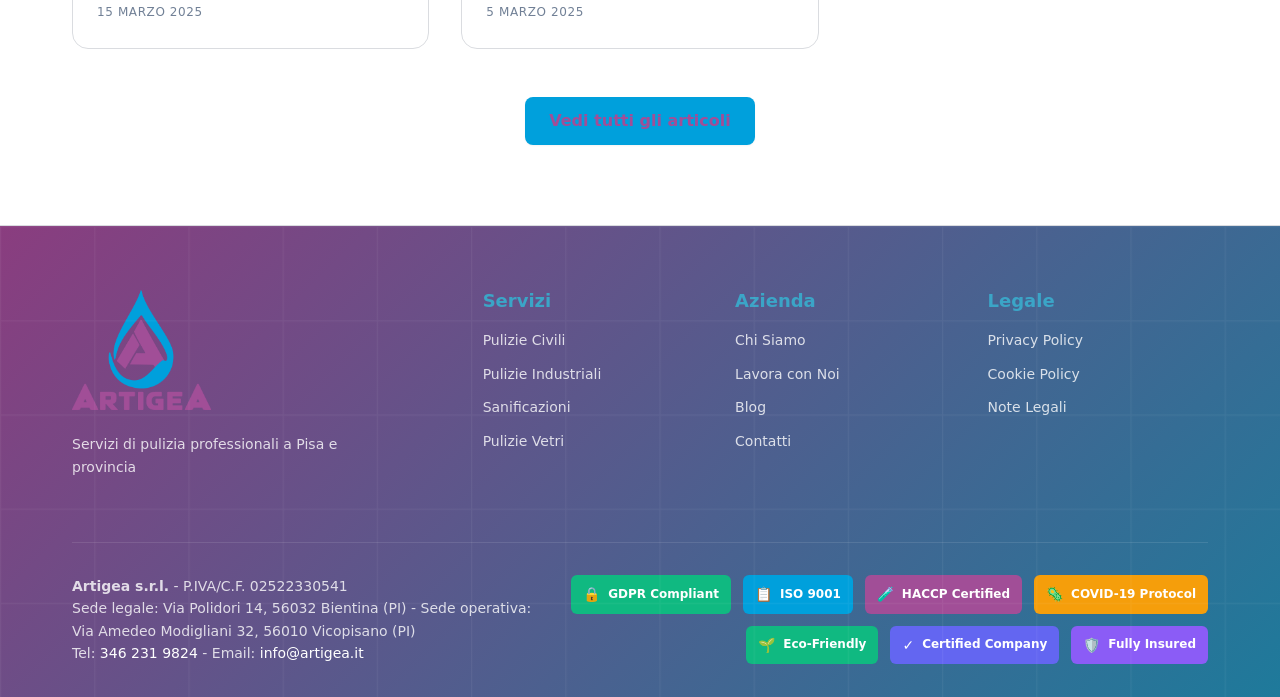
<file: blog/prodotti-ecologici-per-pulizie.html>
<!DOCTYPE html>
<html lang="it">
<head>
    <meta charset="UTF-8">
    <meta name="viewport" content="width=device-width, initial-scale=1.0">
    <title>Prodotti Ecologici per Pulizie: Il Futuro Sostenibile - Blog Artigea</title>
    <meta name="description" content="Scopri i vantaggi dei prodotti ecologici per le pulizie: rispetto per l'ambiente, sicurezza per la salute e efficacia garantita. Guida completa di Artigea Pisa.">
    <meta name="keywords" content="prodotti ecologici pulizie, detergenti naturali, pulizie sostenibili, prodotti biodegradabili, Artigea Pisa">
    <meta name="author" content="Artigea s.r.l.">
    
    <!-- Open Graph / Facebook -->
    <meta property="og:type" content="article">
    <meta property="og:url" content="https://www.artigea.com/blog/prodotti-ecologici-per-pulizie.html">
    <meta property="og:title" content="Prodotti Ecologici per Pulizie: Il Futuro Sostenibile">
    <meta property="og:description" content="Scopri i vantaggi dei prodotti ecologici per le pulizie: rispetto per l'ambiente, sicurezza per la salute e efficacia garantita.">
    <meta property="og:image" content="https://images.pexels.com/photos/4099354/pexels-photo-4099354.jpeg">
    <meta property="article:published_time" content="2025-03-10">
    <meta property="article:author" content="Artigea s.r.l.">
    <meta property="article:section" content="Ambiente">

    <!-- Twitter -->
    <meta property="twitter:card" content="summary_large_image">
    <meta property="twitter:url" content="https://www.artigea.com/blog/prodotti-ecologici-per-pulizie.html">
    <meta property="twitter:title" content="Prodotti Ecologici per Pulizie: Il Futuro Sostenibile">
    <meta property="twitter:description" content="Scopri i vantaggi dei prodotti ecologici per le pulizie: rispetto per l'ambiente, sicurezza per la salute e efficacia garantita.">
    <meta property="twitter:image" content="https://images.pexels.com/photos/4099354/pexels-photo-4099354.jpeg">

    <!-- Favicon -->
    <link rel="icon" type="image/png" sizes="16x16" href="../assets/favicon-16.png">
    <link rel="icon" type="image/png" sizes="32x32" href="../assets/favicon-32.png">
    <link rel="apple-touch-icon" sizes="180x180" href="../assets/apple-touch-icon.png">

    <!-- Canonical URL -->
    <link rel="canonical" href="https://www.artigea.com/blog/prodotti-ecologici-per-pulizie.html">

    <!-- Stylesheet -->
    <link rel="stylesheet" href="../css/main.css">
    <link rel="stylesheet" href="../css/components.css">
    <link rel="stylesheet" href="../css/blog.css">

    <!-- Google Analytics GA4 -->
    <script async src="https://www.googletagmanager.com/gtag/js?id=GA_MEASUREMENT_ID"></script>
    <script>
        window.dataLayer = window.dataLayer || [];
        function gtag(){dataLayer.push(arguments);}
        gtag('js', new Date());
        gtag('config', 'GA_MEASUREMENT_ID', {
            'anonymize_ip': true,
            'cookie_flags': 'max-age=7200;secure;samesite=none'
        });
    </script>

    <!-- JSON-LD Article Schema -->
    <script type="application/ld+json">
    {
        "@context": "https://schema.org",
        "@type": "BlogPosting",
        "headline": "Prodotti Ecologici per Pulizie: Il Futuro Sostenibile",
        "description": "Scopri i vantaggi dei prodotti ecologici per le pulizie: rispetto per l'ambiente, sicurezza per la salute e efficacia garantita.",
        "image": "https://images.pexels.com/photos/4099354/pexels-photo-4099354.jpeg",
        "author": {
            "@type": "Organization",
            "name": "Artigea s.r.l.",
            "url": "https://www.artigea.com"
        },
        "publisher": {
            "@type": "Organization",
            "name": "Artigea s.r.l.",
            "logo": {
                "@type": "ImageObject",
                "url": "https://www.artigea.com/img/LogoCompleto.png"
            }
        },
        "datePublished": "2025-03-10",
        "dateModified": "2025-03-10",
        "mainEntityOfPage": {
            "@type": "WebPage",
            "@id": "https://www.artigea.com/blog/prodotti-ecologici-per-pulizie.html"
        },
        "articleSection": "Ambiente",
        "keywords": "prodotti ecologici pulizie, detergenti naturali, pulizie sostenibili, prodotti biodegradabili, Artigea Pisa"
    }
    </script>
</head>
<body>
    <!-- Header -->
    <header class="header">
        <nav class="nav container">
            <div class="nav__brand">
                <a href="../index.html">
                    <img src="../img/logo.svg" alt="Logo Artigea s.r.l." class="nav__logo">
                </a>
            </div>
            <ul class="nav__menu" id="nav-menu">
                <li class="nav__item">
                    <a href="../index.html" class="nav__link">Home</a>
                </li>
                <li class="nav__item">
                    <a href="../index.html#chi-siamo" class="nav__link">Chi Siamo</a>
                </li>
                <li class="nav__item">
                    <a href="../index.html#servizi" class="nav__link">Servizi</a>
                </li>
                <li class="nav__item">
                    <a href="../index.html#lavora-con-noi" class="nav__link">Lavora con Noi</a>
                </li>
                <li class="nav__item">
                    <a href="index.html" class="nav__link active">Blog</a>
                </li>
                <li class="nav__item">
                    <a href="../index.html#contatti" class="nav__link">Contatti</a>
                </li>
                <li class="nav__item">
                    <a href="tel:+393462319824" class="nav__link nav__phone">
                        <span class="phone-icon">📞</span>
                        346 231 9824
                    </a>
                </li>
            </ul>
            <div class="nav__toggle" id="nav-toggle">
                <span></span>
                <span></span>
                <span></span>
            </div>
        </nav>
    </header>

    <!-- Main Content -->
    <main class="blog-post">
        <!-- Breadcrumb -->
        <nav class="breadcrumb container" aria-label="Percorso">
            <ol class="breadcrumb__list">
                <li class="breadcrumb__item">
                    <a href="../index.html" class="breadcrumb__link">Home</a>
                </li>
                <li class="breadcrumb__item">
                    <a href="index.html" class="breadcrumb__link">Blog</a>
                </li>
                <li class="breadcrumb__item breadcrumb__item--current" aria-current="page">
                    Prodotti Ecologici per Pulizie: Il Futuro Sostenibile
                </li>
            </ol>
        </nav>

        <!-- Article Header -->
        <header class="article-header">
            <div class="container">
                <div class="article-meta">
                    <span class="article-category">Ambiente</span>
                    <time class="article-date" datetime="2025-03-10">10 Marzo 2025</time>
                    <span class="article-reading-time">6 min di lettura</span>
                </div>
                <h1 class="article-title">Prodotti Ecologici per Pulizie: Il Futuro Sostenibile</h1>
                <p class="article-excerpt">L'importanza di scegliere prodotti eco-compatibili per la pulizia della casa e degli uffici. Benefici per l'ambiente, la salute e l'efficacia garantita.</p>
                
                <!-- Featured Image -->
                <div class="article-image">
                    <img src="../img/logo.svg" alt="Artigea s.r.l. - Prodotti ecologici per pulizie" loading="eager" class="article-featured-image">
                </div>
            </div>
        </header>

        <!-- Article Content -->
        <article class="article-content">
            <div class="container">
                <div class="article-body">
                    <p>La crescente consapevolezza ambientale sta trasformando il settore delle pulizie professionali. Sempre più aziende e privati scelgono prodotti ecologici per ridurre l'impatto ambientale senza compromettere l'efficacia della pulizia.</p>
                    
                    <h2>Cosa Sono i Prodotti Ecologici per Pulizie</h2>
                    <p>I prodotti ecologici per pulizie sono detergenti formulati con ingredienti naturali, biodegradabili e a basso impatto ambientale. Questi prodotti sono progettati per:</p>
                    
                    <ul>
                        <li><strong>Ridurre l'inquinamento:</strong> Ingredienti che si decompongono naturalmente</li>
                        <li><strong>Proteggere la salute:</strong> Assenza di sostanze chimiche aggressive</li>
                        <li><strong>Mantenere l'efficacia:</strong> Risultati di pulizia comparabili ai prodotti tradizionali</li>
                        <li><strong>Rispettare gli ecosistemi:</strong> Formulazioni che non danneggiano flora e fauna</li>
                    </ul>

                    <h2>Vantaggi per l'Ambiente</h2>
                    <p>L'utilizzo di prodotti ecologici comporta numerosi benefici ambientali:</p>

                    <h3>Biodegradabilità</h3>
                    <p>I detergenti ecologici si decompongono naturalmente nell'ambiente, riducendo l'accumulo di sostanze chimiche nei suoli e nelle acque. Questo processo avviene in tempi molto più brevi rispetto ai prodotti tradizionali.</p>

                    <h3>Riduzione dell'Inquinamento Idrico</h3>
                    <p>Gli ingredienti naturali non contaminano le falde acquifere e i corsi d'acqua, proteggendo gli ecosistemi acquatici e la qualità dell'acqua potabile.</p>

                    <h3>Minore Impatto sulla Qualità dell'Aria</h3>
                    <p>I prodotti ecologici rilasciano meno composti organici volatili (COV), migliorando la qualità dell'aria negli ambienti chiusi e riducendo l'inquinamento atmosferico.</p>

                    <blockquote class="article-quote">
                        "Scegliere prodotti ecologici significa investire nel futuro del nostro pianeta, garantendo ambienti puliti e salubri per le generazioni future."
                    </blockquote>

                    <h2>Benefici per la Salute</h2>
                    <p>I prodotti ecologici offrono significativi vantaggi per la salute umana:</p>

                    <h3>Riduzione delle Allergie</h3>
                    <p>L'assenza di profumi sintetici, coloranti artificiali e sostanze chimiche aggressive riduce il rischio di reazioni allergiche e irritazioni cutanee.</p>

                    <h3>Migliore Qualità dell'Aria Interna</h3>
                    <p>I detergenti naturali non rilasciano vapori tossici, mantenendo l'aria degli ambienti più pulita e respirabile, particolarmente importante per:</p>
                    <ul>
                        <li>Persone con asma o problemi respiratori</li>
                        <li>Bambini e anziani</li>
                        <li>Ambienti di lavoro chiusi</li>
                        <li>Strutture sanitarie e scolastiche</li>
                    </ul>

                    <h3>Sicurezza per gli Operatori</h3>
                    <p>Il personale addetto alle pulizie è meno esposto a sostanze chimiche pericolose, riducendo i rischi professionali e migliorando le condizioni di lavoro.</p>

                    <h2>Efficacia e Performance</h2>
                    <p>Contrariamente a quanto si possa pensare, i prodotti ecologici moderni offrono prestazioni eccellenti:</p>

                    <h3>Tecnologie Innovative</h3>
                    <p>Le nuove formulazioni utilizzano:</p>
                    <ul>
                        <li><strong>Enzimi naturali:</strong> Per decomporre sporco e macchie organiche</li>
                        <li><strong>Tensioattivi vegetali:</strong> Per un'azione sgrassante efficace</li>
                        <li><strong>Oli essenziali:</strong> Con proprietà antibatteriche naturali</li>
                        <li><strong>Acidi naturali:</strong> Per rimuovere calcare e depositi minerali</li>
                    </ul>

                    <h3>Versatilità d'Uso</h3>
                    <p>I prodotti ecologici sono adatti per:</p>
                    <ul>
                        <li>Pulizie domestiche quotidiane</li>
                        <li>Sanificazione di uffici e spazi commerciali</li>
                        <li>Manutenzione di strutture sanitarie</li>
                        <li>Pulizia di superfici delicate</li>
                    </ul>

                    <h2>Certificazioni e Standard</h2>
                    <p>Per garantire la qualità ecologica, è importante scegliere prodotti con certificazioni riconosciute:</p>

                    <h3>Principali Certificazioni</h3>
                    <ul>
                        <li><strong>Ecolabel UE:</strong> Marchio di qualità ecologica dell'Unione Europea</li>
                        <li><strong>ICEA:</strong> Certificazione italiana per prodotti eco-bio</li>
                        <li><strong>Cradle to Cradle:</strong> Standard per economia circolare</li>
                        <li><strong>Nordic Swan:</strong> Marchio ecologico nordico</li>
                    </ul>

                    <h3>Cosa Verificare</h3>
                    <p>Prima dell'acquisto, controllare:</p>
                    <ul>
                        <li>Lista completa degli ingredienti</li>
                        <li>Percentuale di ingredienti naturali</li>
                        <li>Biodegradabilità certificata</li>
                        <li>Assenza di sostanze controverse</li>
                        <li>Packaging riciclabile</li>
                    </ul>

                    <h2>Implementazione in Azienda</h2>
                    <p>Per le aziende che vogliono passare ai prodotti ecologici, Artigea consiglia:</p>

                    <h3>Transizione Graduale</h3>
                    <p>Iniziare con prodotti per uso generale e ampliare progressivamente la gamma, permettendo al personale di familiarizzare con le nuove formulazioni.</p>

                    <h3>Formazione del Personale</h3>
                    <p>Educare gli operatori sull'uso corretto dei prodotti ecologici, che possono richiedere tecniche leggermente diverse rispetto ai detergenti tradizionali.</p>

                    <h3>Monitoraggio dei Risultati</h3>
                    <p>Valutare l'efficacia attraverso:</p>
                    <ul>
                        <li>Feedback del personale</li>
                        <li>Soddisfazione dei clienti</li>
                        <li>Riduzione dei costi sanitari</li>
                        <li>Miglioramento dell'immagine aziendale</li>
                    </ul>

                    <h2>Il Futuro delle Pulizie Sostenibili</h2>
                    <p>Il settore delle pulizie sta evolvendo verso soluzioni sempre più sostenibili:</p>

                    <h3>Tendenze Emergenti</h3>
                    <ul>
                        <li><strong>Concentrati ricaricabili:</strong> Per ridurre i rifiuti di packaging</li>
                        <li><strong>Prodotti solidi:</strong> Eliminazione dell'acqua per ridurre peso e volume</li>
                        <li><strong>Packaging compostabile:</strong> Contenitori completamente biodegradabili</li>
                        <li><strong>Formule personalizzate:</strong> Prodotti specifici per ogni tipo di sporco</li>
                    </ul>

                    <h3>Innovazioni Tecnologiche</h3>
                    <p>Le ricerche si concentrano su:</p>
                    <ul>
                        <li>Nanotecnologie verdi</li>
                        <li>Biotecnologie per enzimi più efficaci</li>
                        <li>Sistemi di dosaggio intelligenti</li>
                        <li>Monitoraggio digitale dell'efficacia</li>
                    </ul>

                    <h2>Consigli Pratici per la Scelta</h2>
                    <p>Per scegliere i migliori prodotti ecologici:</p>

                    <h3>Per la Casa</h3>
                    <ul>
                        <li>Iniziare con detergenti multiuso</li>
                        <li>Scegliere prodotti concentrati</li>
                        <li>Verificare la compatibilità con le superfici</li>
                        <li>Testare su piccole aree prima dell'uso esteso</li>
                    </ul>

                    <h3>Per le Aziende</h3>
                    <ul>
                        <li>Consultare fornitori specializzati</li>
                        <li>Richiedere campioni per test</li>
                        <li>Valutare il rapporto costo-efficacia</li>
                        <li>Considerare l'impatto sull'immagine aziendale</li>
                    </ul>

                    <h2>L'Impegno di Artigea per la Sostenibilità</h2>
                    <p>Artigea s.r.l. è impegnata nella promozione di pratiche di pulizia sostenibili:</p>

                    <ul>
                        <li><strong>Selezione rigorosa:</strong> Utilizziamo solo prodotti certificati e testati</li>
                        <li><strong>Formazione continua:</strong> Il nostro team è costantemente aggiornato sulle novità ecologiche</li>
                        <li><strong>Consulenza personalizzata:</strong> Aiutiamo i clienti a scegliere le soluzioni più adatte</li>
                        <li><strong>Monitoraggio dell'efficacia:</strong> Verifichiamo costantemente i risultati ottenuti</li>
                    </ul>

                    <h2>Conclusioni</h2>
                    <p>I prodotti ecologici per pulizie rappresentano il futuro del settore, offrendo una soluzione win-win per ambiente, salute ed efficacia. La transizione verso questi prodotti non è solo una scelta responsabile, ma anche una strategia intelligente per aziende e privati che vogliono investire in un futuro sostenibile.</p>
                    
                    <p>Con l'evoluzione continua delle tecnologie e l'aumento della consapevolezza ambientale, i prodotti ecologici diventeranno sempre più performanti e accessibili, rendendo le pulizie sostenibili la norma piuttosto che l'eccezione.</p>
                </div>

                <!-- Article Sidebar -->
                <aside class="article-sidebar">
                    <!-- Author Info -->
                    <div class="author-card">
                        <div class="author-info">
                            <h3>Artigea s.r.l.</h3>
                            <p>Esperti in servizi di pulizia professionale a Pisa e provincia. Condividiamo consigli utili per la pulizia sostenibile e l'igiene basati sulla nostra esperienza sul campo.</p>
                        </div>
                    </div>

                    <!-- Contact CTA -->
                    <div class="sidebar-cta">
                        <h3>Vuoi passare ai prodotti ecologici?</h3>
                        <p>Contattaci per una consulenza gratuita sui prodotti ecologici più adatti alle tue esigenze</p>
                        <a href="../index.html#contatti" class="btn btn--primary">Richiedi Consulenza</a>
                        <a href="tel:+393462319824" class="btn btn--outline">
                            <span class="btn__icon">📞</span>
                            346 231 9824
                        </a>
                    </div>

                    <!-- Share Buttons -->
                    <div class="share-buttons">
                        <h4>Condividi questo articolo</h4>
                        <div class="share-buttons__list">
                            <a href="#" class="share-btn share-btn--facebook" onclick="shareOnFacebook()">
                                Facebook
                            </a>
                            <a href="#" class="share-btn share-btn--twitter" onclick="shareOnTwitter()">
                                Twitter
                            </a>
                            <a href="#" class="share-btn share-btn--linkedin" onclick="shareOnLinkedIn()">
                                LinkedIn
                            </a>
                            <a href="#" class="share-btn share-btn--whatsapp" onclick="shareOnWhatsApp()">
                                WhatsApp
                            </a>
                        </div>
                    </div>
                </aside>
            </div>
        </article>

        <!-- Related Articles -->
        <section class="related-articles">
            <div class="container">
                <h2 class="section__title">Articoli Correlati</h2>
                <div class="blog__grid">
                    <article class="blog-card">
                        <img src="../img/logo.svg" alt="Artigea s.r.l. - Pulizie di primavera" class="blog-card__image" loading="lazy">
                        <div class="blog-card__content">
                            <span class="blog-card__category">Guide</span>
                            <h3 class="blog-card__title">
                                <a href="pulizie-di-primavera-guida-completa.html">Pulizie di Primavera: Guida Completa</a>
                            </h3>
                            <p class="blog-card__excerpt">
                                Scopri come organizzare le pulizie di primavera in modo efficace...
                            </p>
                            <time class="blog-card__date" datetime="2025-03-15">15 Marzo 2025</time>
                        </div>
                    </article>
                    
                    <article class="blog-card">
                        <img src="../img/logo.svg" alt="Artigea s.r.l. - Sanificazione uffici" class="blog-card__image" loading="lazy">
                        <div class="blog-card__content">
                            <span class="blog-card__category">Business</span>
                            <h3 class="blog-card__title">
                                <a href="sanificazione-uffici-post-covid.html">Sanificazione Uffici: Protocolli Post-Covid</a>
                            </h3>
                            <p class="blog-card__excerpt">
                                I nuovi standard di sanificazione per garantire ambienti di lavoro sicuri...
                            </p>
                            <time class="blog-card__date" datetime="2025-03-05">5 Marzo 2025</time>
                        </div>
                    </article>
                </div>
                
                <div class="blog__cta">
                    <a href="index.html" class="btn btn--outline">Vedi tutti gli articoli</a>
                </div>
            </div>
        </section>
    </main>

    <!-- Footer -->
    <footer class="footer">
        <div class="container">
            <div class="footer__content">
                <div class="footer__brand">
                    <img src="../img/LogoCompleto.png" alt="Logo Artigea s.r.l." class="footer__logo">
                    <p>Servizi di pulizia professionali a Pisa e provincia</p>
                </div>
                <div class="footer__links">
                    <div class="footer__column">
                        <h4>Servizi</h4>
                        <ul>
                            <li><a href="../index.html#servizi">Pulizie Civili</a></li>
                            <li><a href="../index.html#servizi">Pulizie Industriali</a></li>
                            <li><a href="../index.html#servizi">Sanificazioni</a></li>
                            <li><a href="../index.html#servizi">Pulizie Vetri</a></li>
                        </ul>
                    </div>
                    <div class="footer__column">
                        <h4>Azienda</h4>
                        <ul>
                            <li><a href="../index.html#chi-siamo">Chi Siamo</a></li>
                            <li><a href="../index.html#lavora-con-noi">Lavora con Noi</a></li>
                            <li><a href="index.html">Blog</a></li>
                            <li><a href="../index.html#contatti">Contatti</a></li>
                        </ul>
                    </div>
                    <div class="footer__column">
                        <h4>Legale</h4>
                        <ul>
                            <li><a href="../privacy-policy.html">Privacy Policy</a></li>
                            <li><a href="../cookie-policy.html">Cookie Policy</a></li>
                            <li><a href="../note-legali.html">Note Legali</a></li>
                        </ul>
                    </div>
                </div>
            </div>
            <div class="footer__bottom">
                <div class="footer__info">
                    <p><strong>Artigea s.r.l.</strong> - P.IVA/C.F. 02522330541</p>
                    <p>Sede legale: Via Polidori 14, 56032 Bientina (PI) - Sede operativa: Via Amedeo Modigliani 32, 56010 Vicopisano (PI)</p>
                    <p>Tel: <a href="tel:+393462319824">346 231 9824</a> - Email: <a href="mailto:info@artigea.it">info@artigea.it</a></p>
                </div>
                <div class="footer__badges">
                    <span class="professional-badge professional-badge--gdpr">
                        <span class="badge-icon">🔒</span>
                        GDPR Compliant
                    </span>
                    <span class="professional-badge professional-badge--iso">
                        <span class="badge-icon">📋</span>
                        ISO 9001
                    </span>
                    <span class="professional-badge professional-badge--haccp">
                        <span class="badge-icon">🧪</span>
                        HACCP Certified
                    </span>
                    <span class="professional-badge professional-badge--covid">
                        <span class="badge-icon">🦠</span>
                        COVID-19 Protocol
                    </span>
                    <span class="professional-badge professional-badge--eco">
                        <span class="badge-icon">🌱</span>
                        Eco-Friendly
                    </span>
                    <span class="professional-badge professional-badge--certified">
                        <span class="badge-icon">✓</span>
                        Certified Company
                    </span>
                    <span class="professional-badge professional-badge--insurance">
                        <span class="badge-icon">🛡️</span>
                        Fully Insured
                    </span>
                </div>
            </div>
        </div>
    </footer>

    <!-- Cookie Consent Banner -->
    <div id="cookie-banner" class="cookie-banner">
        <div class="cookie-banner__content">
            <p>
                Questo sito utilizza cookie tecnici e di analytics per migliorare l'esperienza utente. 
                I dati vengono raccolti in forma anonima per analisi statistiche.
            </p>
            <div class="cookie-banner__actions">
                <button id="accept-cookies" class="btn btn--primary">Accetta</button>
                <a href="../cookie-policy.html" class="btn btn--outline">Scopri di più</a>
            </div>
        </div>
    </div>

    <!-- Scripts -->
    <script src="../js/main.js"></script>
    <script src="../js/cookie-consent.js"></script>
    <script>
        // Social sharing functions
        function shareOnFacebook() {
            const url = encodeURIComponent(window.location.href);
            const title = encodeURIComponent(document.title);
            window.open(`https://www.facebook.com/sharer/sharer.php?u=${url}`, 'facebook-share', 'width=580,height=400');
        }

        function shareOnTwitter() {
            const url = encodeURIComponent(window.location.href);
            const title = encodeURIComponent(document.title);
            window.open(`https://twitter.com/intent/tweet?url=${url}&text=${title}`, 'twitter-share', 'width=580,height=400');
        }

        function shareOnLinkedIn() {
            const url = encodeURIComponent(window.location.href);
            const title = encodeURIComponent(document.title);
            window.open(`https://www.linkedin.com/sharing/share-offsite/?url=${url}`, 'linkedin-share', 'width=580,height=400');
        }

        function shareOnWhatsApp() {
            const url = encodeURIComponent(window.location.href);
            const title = encodeURIComponent(document.title);
            window.open(`https://api.whatsapp.com/send?text=${title}%20${url}`, 'whatsapp-share');
        }
    </script>
</body>
</html>
</file>
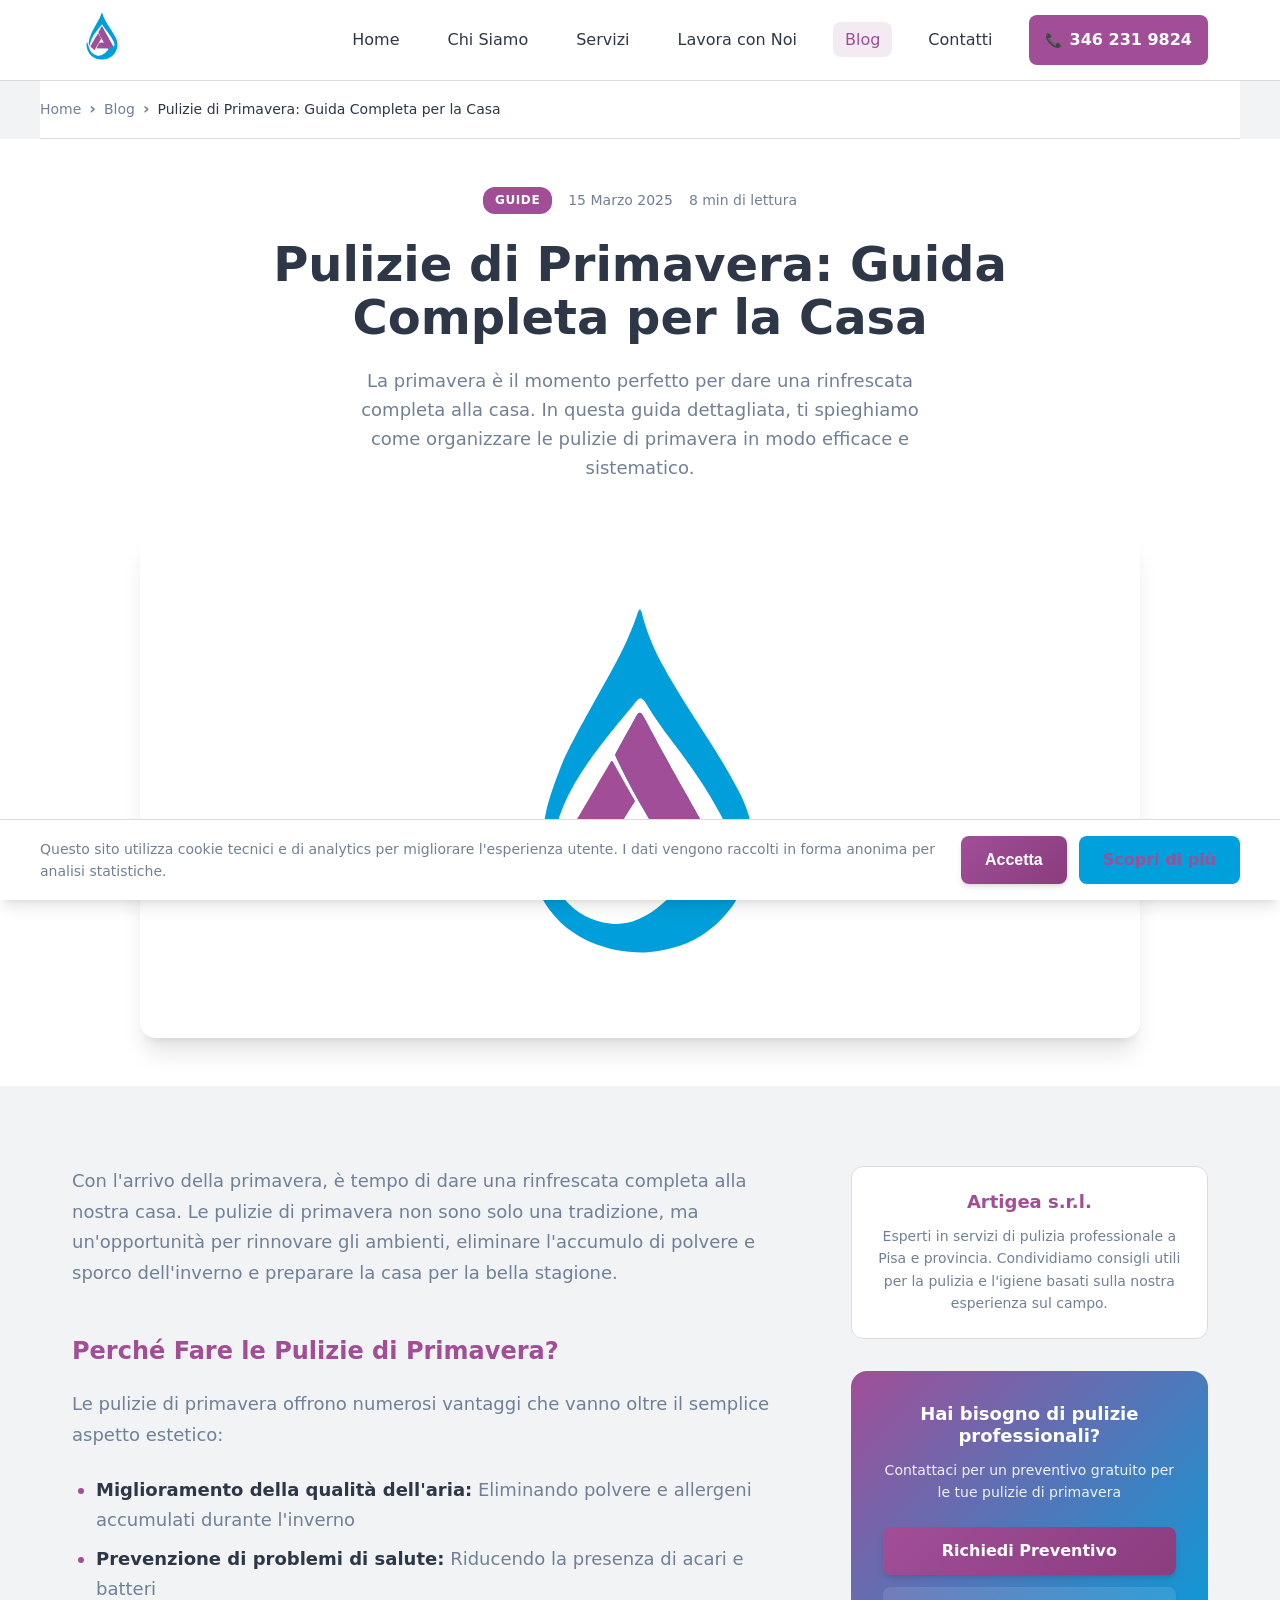
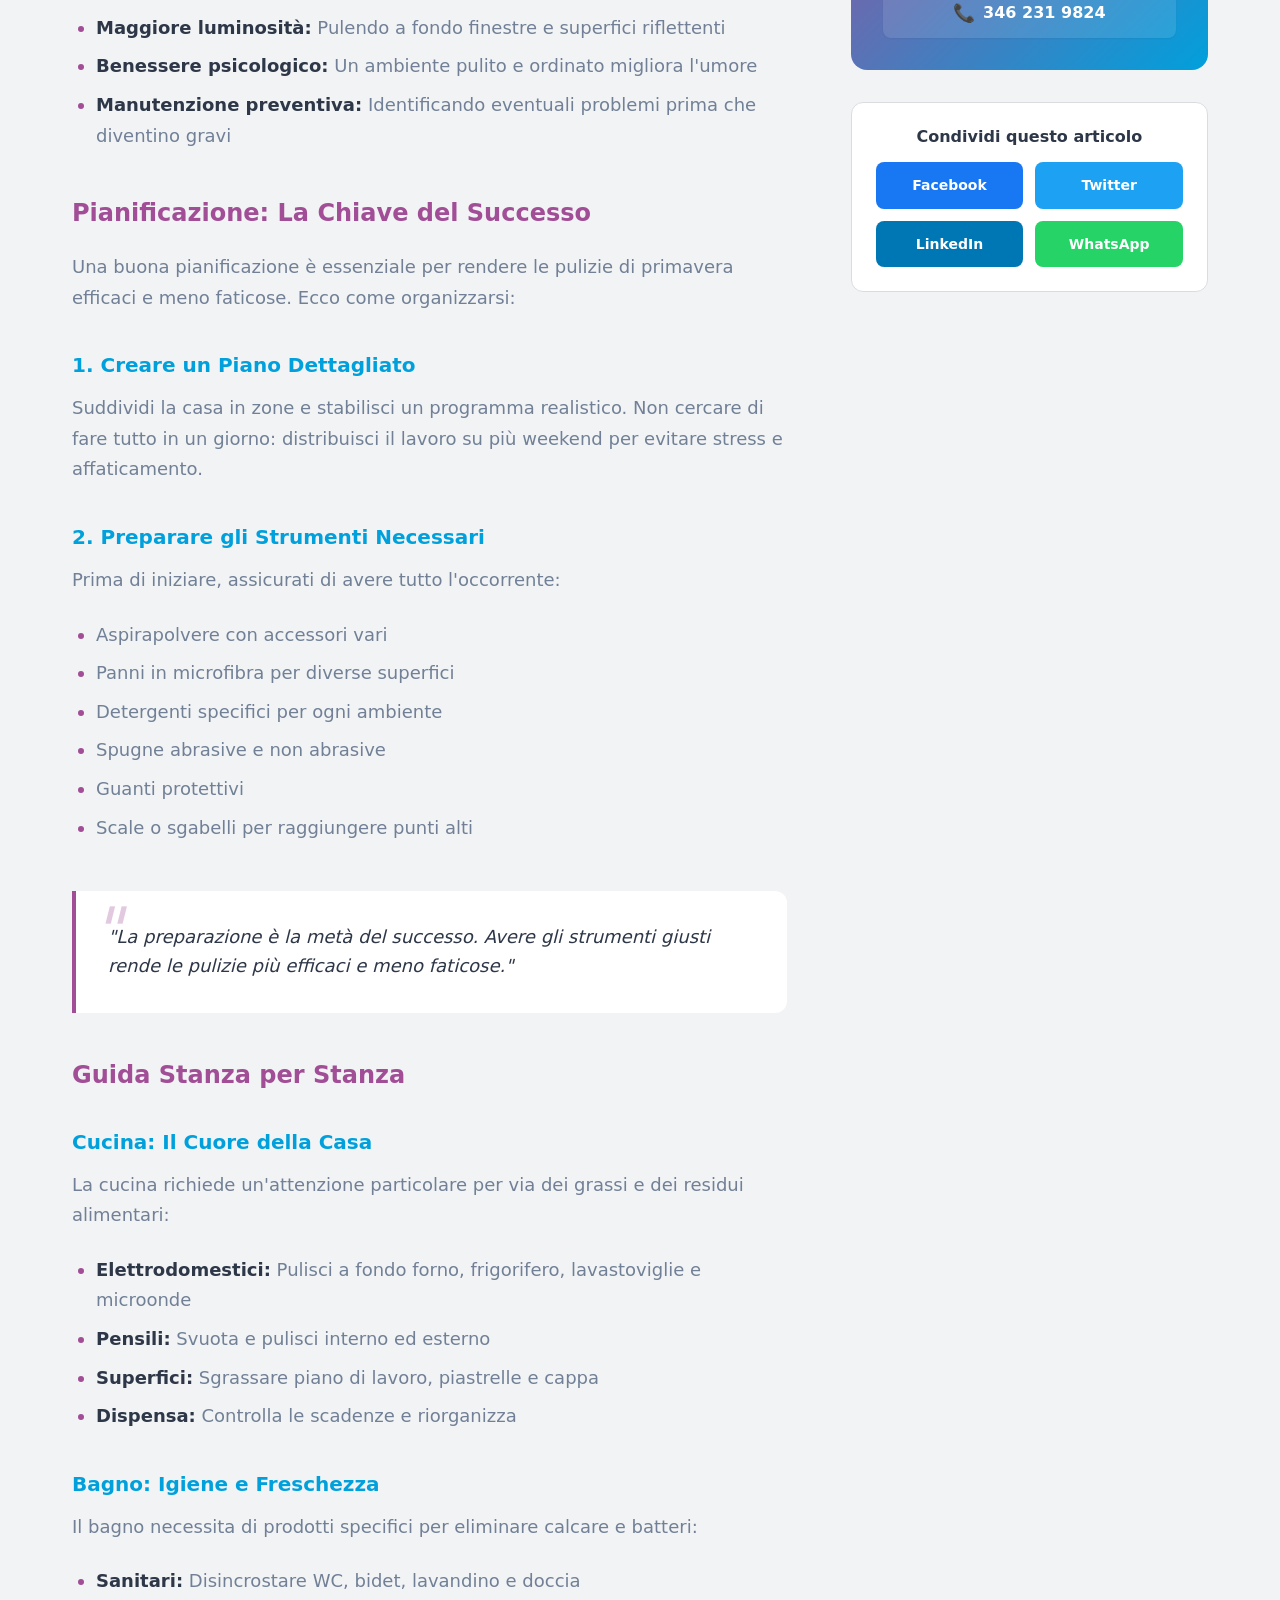
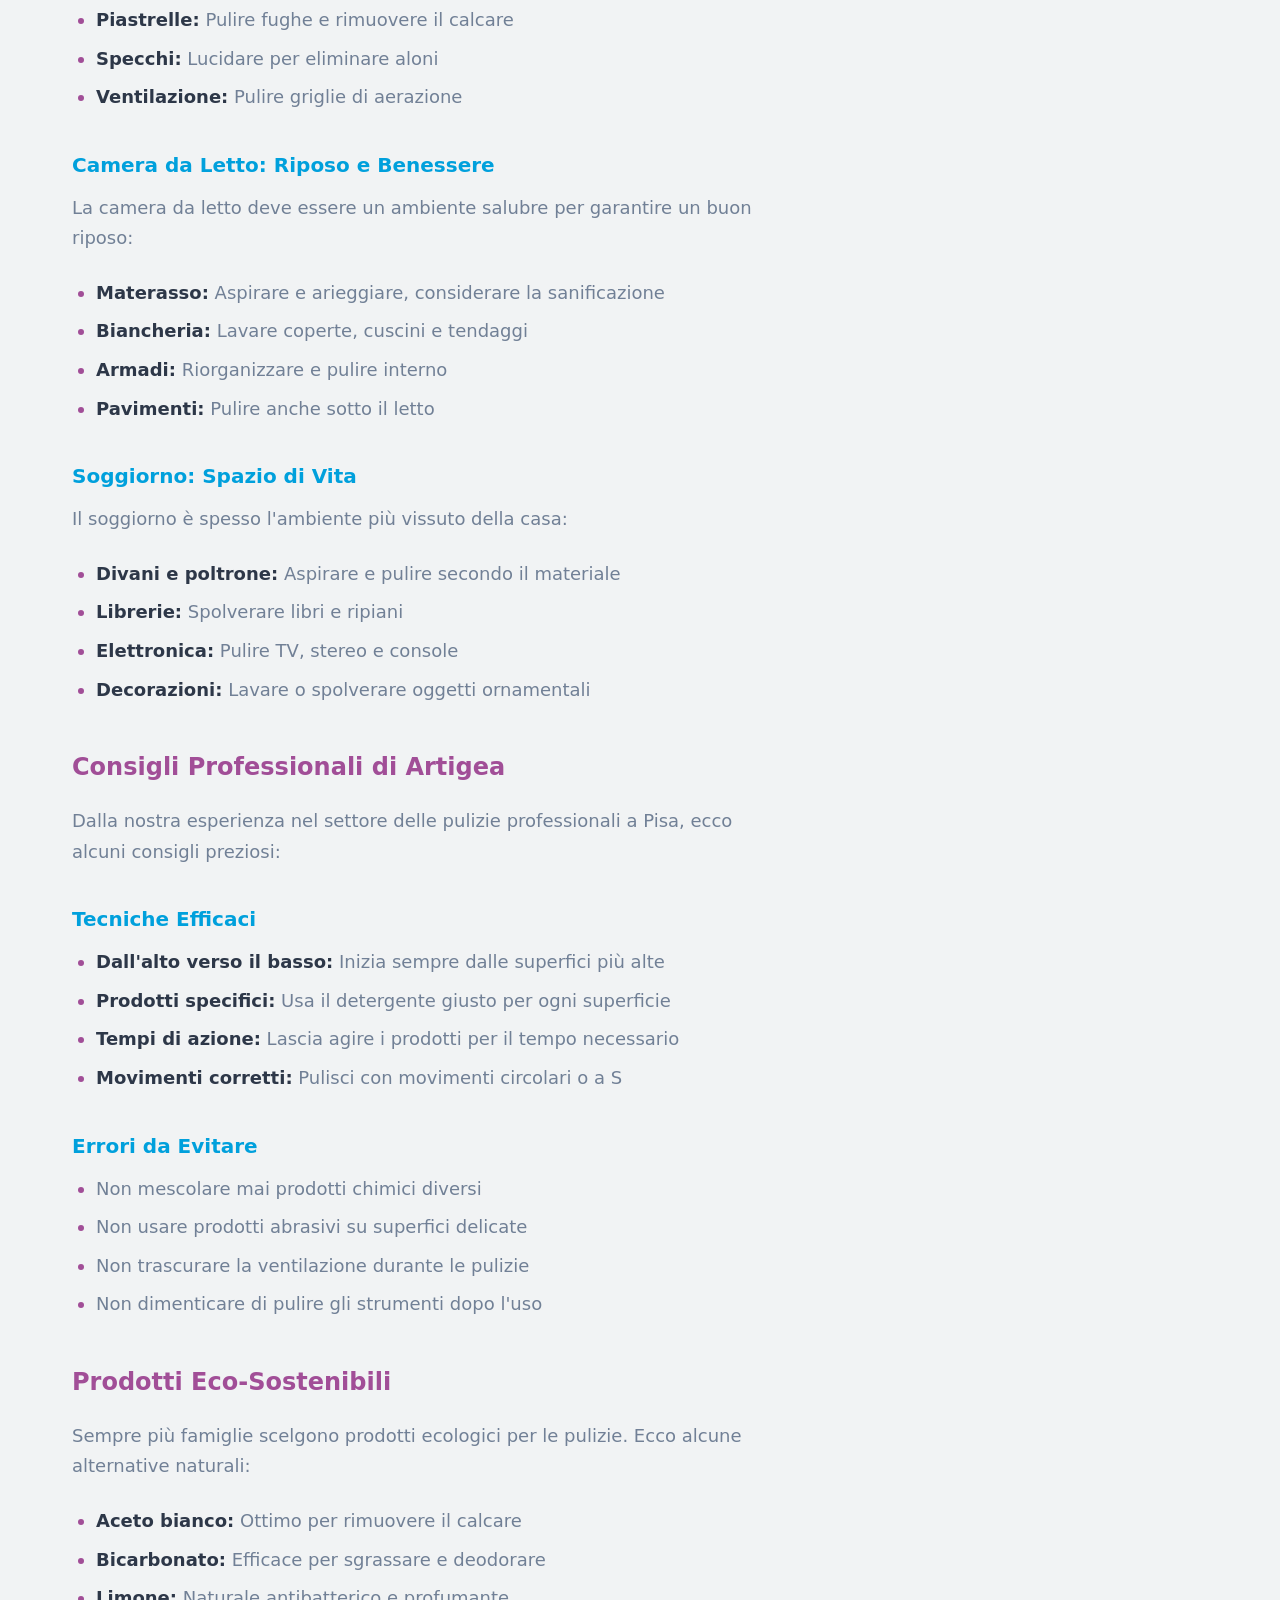
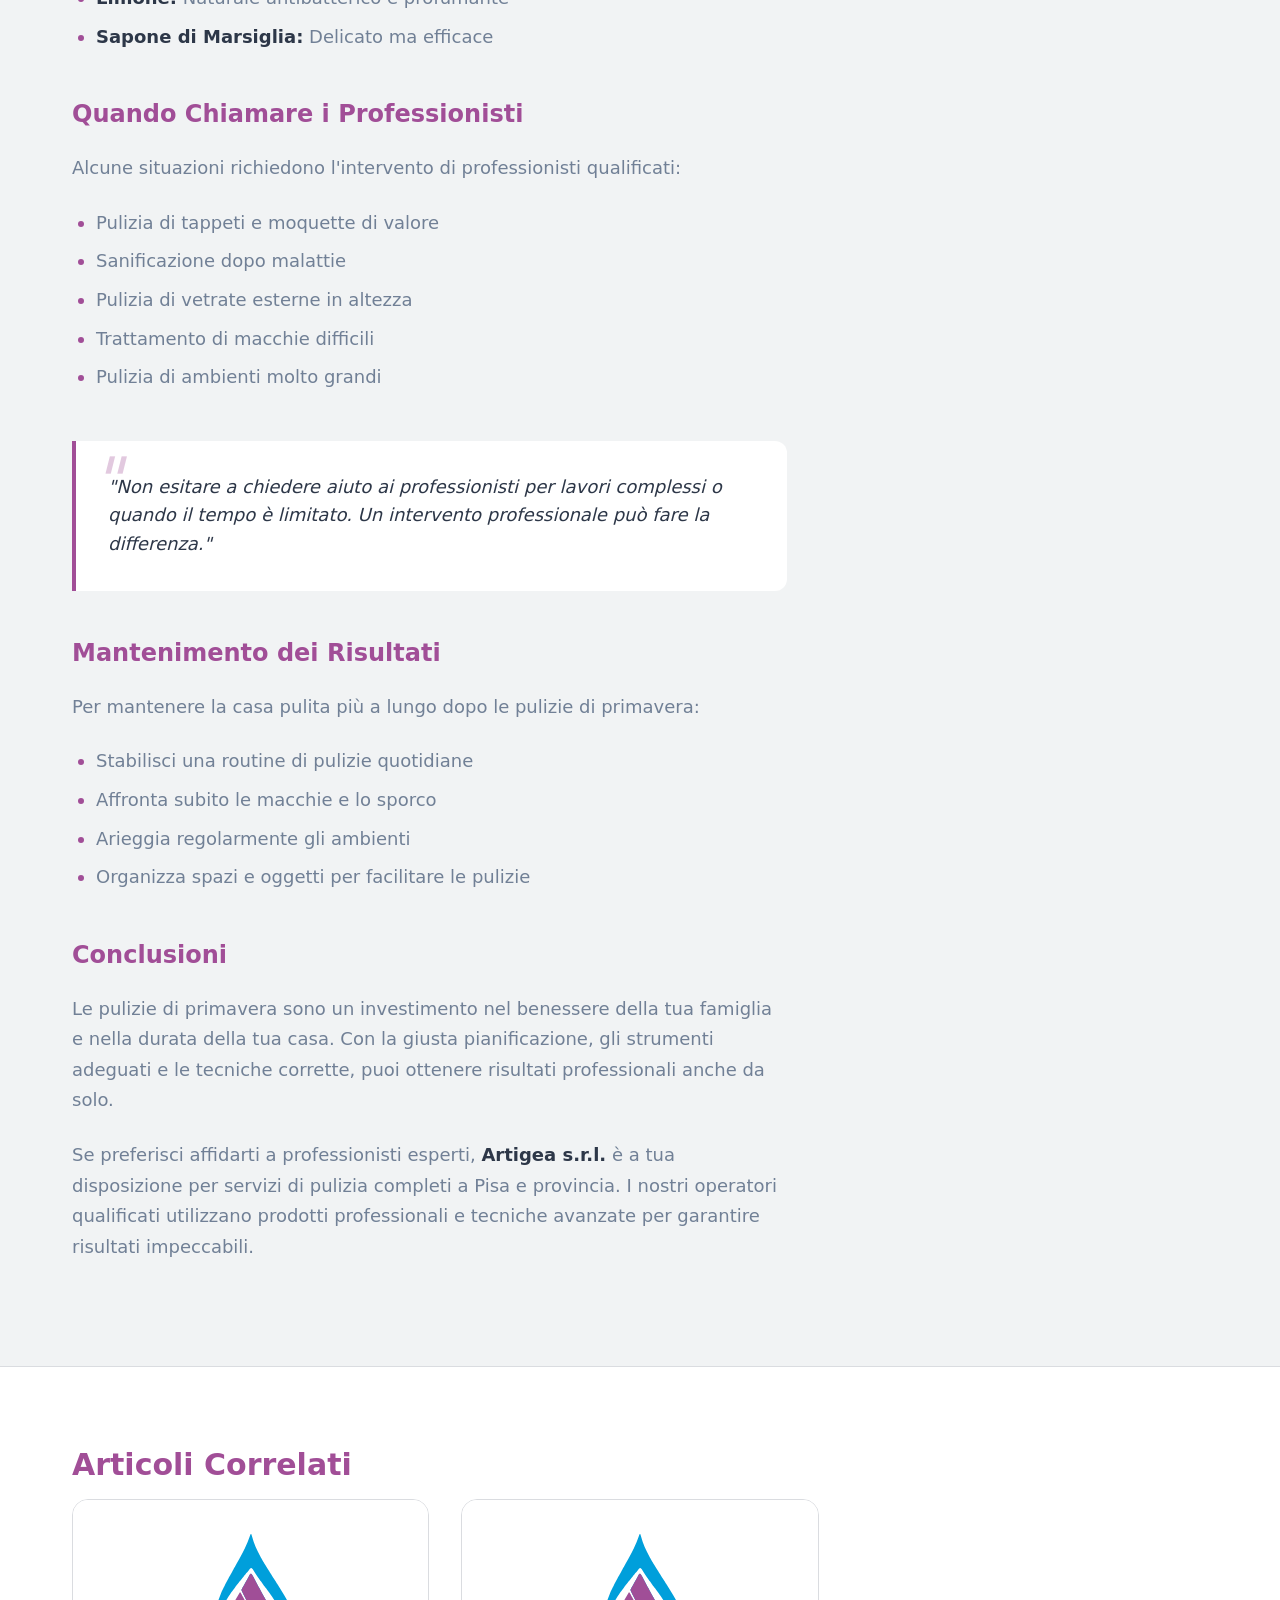
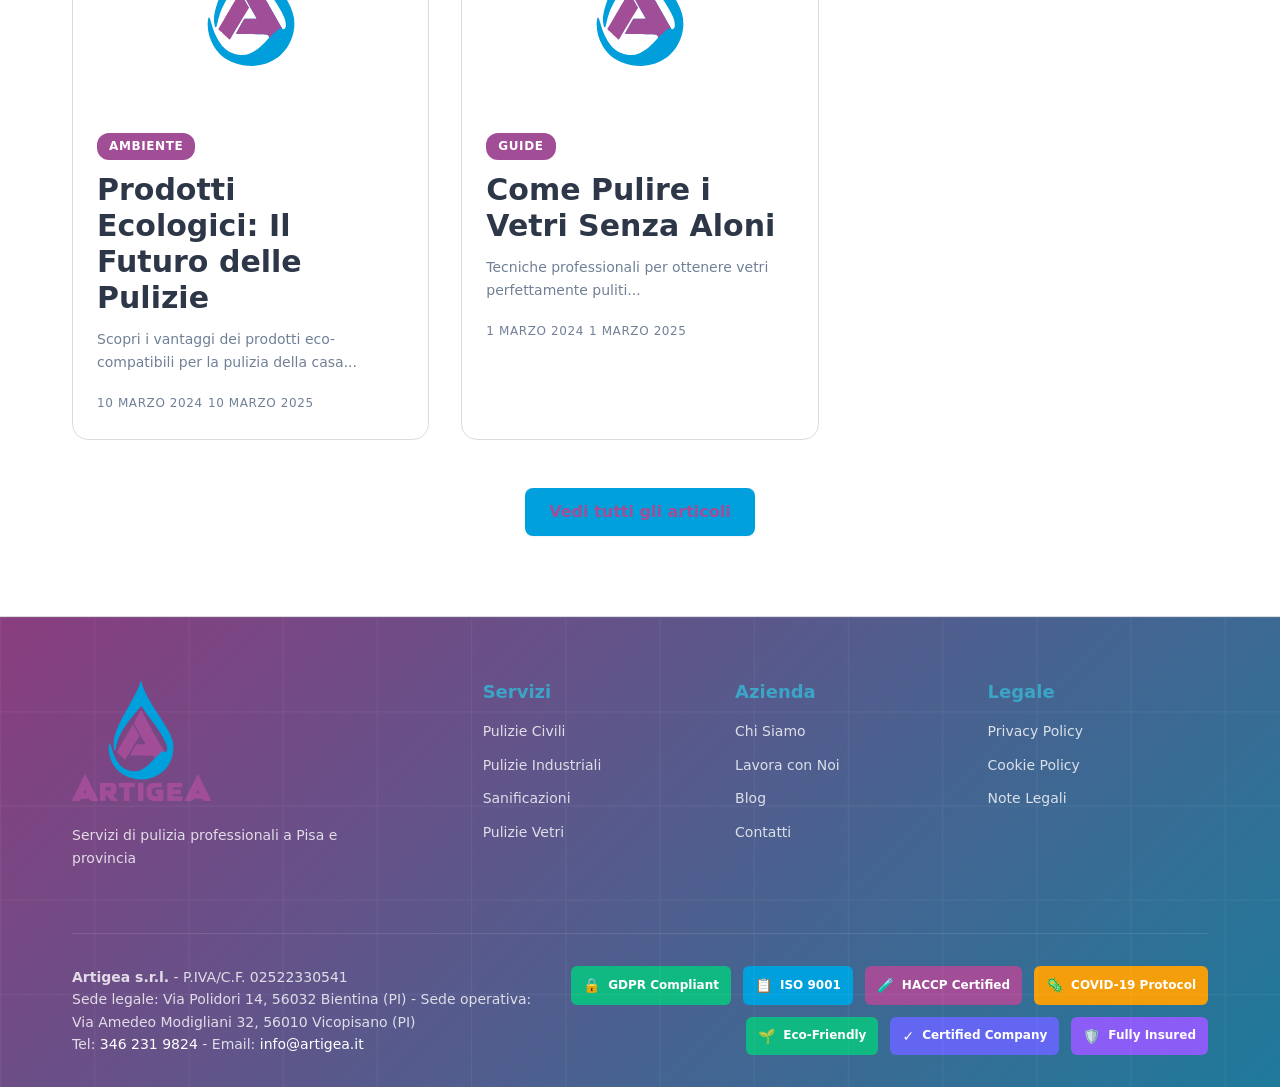
<file: blog/pulizie-di-primavera-guida-completa.html>
<!DOCTYPE html>
<html lang="it">
<head>
    <meta charset="UTF-8">
    <meta name="viewport" content="width=device-width, initial-scale=1.0">
    <title>Pulizie di Primavera: Guida Completa per la Casa - Blog Artigea</title>
    <meta name="description" content="Scopri come organizzare le pulizie di primavera in modo efficace con i nostri consigli professionali. Dalla pianificazione agli strumenti necessari per una casa perfetta.">
    <meta name="keywords" content="pulizie di primavera, pulizie casa, guida pulizie, consigli pulizie, Artigea Pisa">
    <meta name="author" content="Artigea s.r.l.">
    
    <!-- Open Graph / Facebook -->
    <meta property="og:type" content="article">
    <meta property="og:url" content="https://www.artigea.com/./blog/pulizie-di-primavera-guida-completa.html">
    <meta property="og:title" content="Pulizie di Primavera: Guida Completa per la Casa">
    <meta property="og:description" content="Scopri come organizzare le pulizie di primavera in modo efficace con i nostri consigli professionali.">
    <meta property="og:image" content="https://images.pexels.com/photos/4239013/pexels-photo-4239013.jpeg">
    <meta property="article:published_time" content="2024-03-15">
    <meta property="article:author" content="Artigea s.r.l.">
    <meta property="article:section" content="Guide">

    <!-- Twitter -->
    <meta property="twitter:card" content="summary_large_image">
    <meta property="twitter:url" content="https://www.artigea.com/./blog/pulizie-di-primavera-guida-completa.html">
    <meta property="twitter:title" content="Pulizie di Primavera: Guida Completa per la Casa">
    <meta property="twitter:description" content="Scopri come organizzare le pulizie di primavera in modo efficace con i nostri consigli professionali.">
    <meta property="twitter:image" content="https://images.pexels.com/photos/4239013/pexels-photo-4239013.jpeg">

    <!-- Favicon -->
    <link rel="icon" type="image/png" sizes="16x16" href="../assets/favicon-16.png">
    <link rel="icon" type="image/png" sizes="32x32" href="../assets/favicon-32.png">
    <link rel="apple-touch-icon" sizes="180x180" href="../assets/apple-touch-icon.png">

    <!-- Canonical URL -->
    <link rel="canonical" href="https://www.artigea.com/./blog/pulizie-di-primavera-guida-completa.html">

    <!-- Stylesheet -->
    <link rel="stylesheet" href="../css/main.css">
    <link rel="stylesheet" href="../css/components.css">
    <link rel="stylesheet" href="../css/blog.css">

    <!-- Google Analytics GA4 -->
    <script async src="https://www.googletagmanager.com/gtag/js?id=GA_MEASUREMENT_ID"></script>
    <script>
        window.dataLayer = window.dataLayer || [];
        function gtag(){dataLayer.push(arguments);}
        gtag('js', new Date());
        gtag('config', 'GA_MEASUREMENT_ID', {
            'anonymize_ip': true,
            'cookie_flags': 'max-age=7200;secure;samesite=none'
        });
    </script>

    <!-- JSON-LD Article Schema -->
    <script type="application/ld+json">
    {
        "@context": "https://schema.org",
        "@type": "BlogPosting",
        "headline": "Pulizie di Primavera: Guida Completa per la Casa",
        "description": "Scopri come organizzare le pulizie di primavera in modo efficace con i nostri consigli professionali. Dalla pianificazione agli strumenti necessari per una casa perfetta.",
        "image": "https://images.pexels.com/photos/4239013/pexels-photo-4239013.jpeg",
        "author": {
            "@type": "Organization",
            "name": "Artigea s.r.l.",
            "url": "https://www.artigea.com"
        },
        "publisher": {
            "@type": "Organization",
            "name": "Artigea s.r.l.",
            "logo": {
                "@type": "ImageObject",
                "url": "https://www.artigea.com/img/LogoCompleto.png"
            }
        },
        "datePublished": "2024-03-15",
        "dateModified": "2024-03-15",
        "mainEntityOfPage": {
            "@type": "WebPage",
            "@id": "https://www.artigea.com/./blog/pulizie-di-primavera-guida-completa.html"
        },
        "articleSection": "Guide",
        "keywords": "pulizie di primavera, pulizie casa, guida pulizie, consigli pulizie, Artigea Pisa"
    }
    </script>
</head>
<body>
    <!-- Header -->
    <header class="header">
        <nav class="nav container">
            <div class="nav__brand">
                <a href="../index.html">
                    <img src=".././img/logo.svg" alt="Logo Artigea s.r.l." class="nav__logo">
                </a>
            </div>
            <ul class="nav__menu" id="nav-menu">
                <li class="nav__item">
                    <a href="../index.html" class="nav__link">Home</a>
                </li>
                <li class="nav__item">
                    <a href="../index.html#chi-siamo" class="nav__link">Chi Siamo</a>
                </li>
                <li class="nav__item">
                    <a href="../index.html#servizi" class="nav__link">Servizi</a>
                </li>
                <li class="nav__item">
                    <a href="../index.html#lavora-con-noi" class="nav__link">Lavora con Noi</a>
                </li>
                <li class="nav__item">
                    <a href="index.html" class="nav__link active">Blog</a>
                </li>
                <li class="nav__item">
                    <a href="../index.html#contatti" class="nav__link">Contatti</a>
                </li>
                <li class="nav__item">
                    <a href="tel:+393462319824" class="nav__link nav__phone">
                        <span class="phone-icon">📞</span>
                        346 231 9824
                    </a>
                </li>
            </ul>
            <div class="nav__toggle" id="nav-toggle">
                <span></span>
                <span></span>
                <span></span>
            </div>
        </nav>
    </header>

    <!-- Main Content -->
    <main class="blog-post">
        <!-- Breadcrumb -->
        <nav class="breadcrumb container" aria-label="Percorso">
            <ol class="breadcrumb__list">
                <li class="breadcrumb__item">
                    <a href="../index.html" class="breadcrumb__link">Home</a>
                </li>
                <li class="breadcrumb__item">
                    <a href="index.html" class="breadcrumb__link">Blog</a>
                </li>
                <li class="breadcrumb__item breadcrumb__item--current" aria-current="page">
                    Pulizie di Primavera: Guida Completa per la Casa
                </li>
            </ol>
        </nav>

        <!-- Article Header -->
        <header class="article-header">
            <div class="container">
                <div class="article-meta">
                    <span class="article-category">Guide</span>
                    <time class="article-date" datetime="2025-03-15">15 Marzo 2025</time>
                    <span class="article-reading-time">8 min di lettura</span>
                </div>
                <h1 class="article-title">Pulizie di Primavera: Guida Completa per la Casa</h1>
                <p class="article-excerpt">La primavera è il momento perfetto per dare una rinfrescata completa alla casa. In questa guida dettagliata, ti spieghiamo come organizzare le pulizie di primavera in modo efficace e sistematico.</p>
                
                <!-- Featured Image -->
                <div class="article-image">
                    <img src=".././img/logo.svg" alt="Artigea s.r.l. - Pulizie di primavera guida completa" loading="eager" class="article-featured-image">
                </div>
            </div>
        </header>

        <!-- Article Content -->
        <article class="article-content">
            <div class="container">
                <div class="article-body">
                    <p>Con l'arrivo della primavera, è tempo di dare una rinfrescata completa alla nostra casa. Le pulizie di primavera non sono solo una tradizione, ma un'opportunità per rinnovare gli ambienti, eliminare l'accumulo di polvere e sporco dell'inverno e preparare la casa per la bella stagione.</p>
                    
                    <h2>Perché Fare le Pulizie di Primavera?</h2>
                    <p>Le pulizie di primavera offrono numerosi vantaggi che vanno oltre il semplice aspetto estetico:</p>
                    
                    <ul>
                        <li><strong>Miglioramento della qualità dell'aria:</strong> Eliminando polvere e allergeni accumulati durante l'inverno</li>
                        <li><strong>Prevenzione di problemi di salute:</strong> Riducendo la presenza di acari e batteri</li>
                        <li><strong>Maggiore luminosità:</strong> Pulendo a fondo finestre e superfici riflettenti</li>
                        <li><strong>Benessere psicologico:</strong> Un ambiente pulito e ordinato migliora l'umore</li>
                        <li><strong>Manutenzione preventiva:</strong> Identificando eventuali problemi prima che diventino gravi</li>
                    </ul>

                    <h2>Pianificazione: La Chiave del Successo</h2>
                    <p>Una buona pianificazione è essenziale per rendere le pulizie di primavera efficaci e meno faticose. Ecco come organizzarsi:</p>

                    <h3>1. Creare un Piano Dettagliato</h3>
                    <p>Suddividi la casa in zone e stabilisci un programma realistico. Non cercare di fare tutto in un giorno: distribuisci il lavoro su più weekend per evitare stress e affaticamento.</p>

                    <h3>2. Preparare gli Strumenti Necessari</h3>
                    <p>Prima di iniziare, assicurati di avere tutto l'occorrente:</p>
                    <ul>
                        <li>Aspirapolvere con accessori vari</li>
                        <li>Panni in microfibra per diverse superfici</li>
                        <li>Detergenti specifici per ogni ambiente</li>
                        <li>Spugne abrasive e non abrasive</li>
                        <li>Guanti protettivi</li>
                        <li>Scale o sgabelli per raggiungere punti alti</li>
                    </ul>

                    <blockquote class="article-quote">
                        "La preparazione è la metà del successo. Avere gli strumenti giusti rende le pulizie più efficaci e meno faticose."
                    </blockquote>

                    <h2>Guida Stanza per Stanza</h2>

                    <h3>Cucina: Il Cuore della Casa</h3>
                    <p>La cucina richiede un'attenzione particolare per via dei grassi e dei residui alimentari:</p>
                    <ul>
                        <li><strong>Elettrodomestici:</strong> Pulisci a fondo forno, frigorifero, lavastoviglie e microonde</li>
                        <li><strong>Pensili:</strong> Svuota e pulisci interno ed esterno</li>
                        <li><strong>Superfici:</strong> Sgrassare piano di lavoro, piastrelle e cappa</li>
                        <li><strong>Dispensa:</strong> Controlla le scadenze e riorganizza</li>
                    </ul>

                    <h3>Bagno: Igiene e Freschezza</h3>
                    <p>Il bagno necessita di prodotti specifici per eliminare calcare e batteri:</p>
                    <ul>
                        <li><strong>Sanitari:</strong> Disincrostare WC, bidet, lavandino e doccia</li>
                        <li><strong>Piastrelle:</strong> Pulire fughe e rimuovere il calcare</li>
                        <li><strong>Specchi:</strong> Lucidare per eliminare aloni</li>
                        <li><strong>Ventilazione:</strong> Pulire griglie di aerazione</li>
                    </ul>

                    <h3>Camera da Letto: Riposo e Benessere</h3>
                    <p>La camera da letto deve essere un ambiente salubre per garantire un buon riposo:</p>
                    <ul>
                        <li><strong>Materasso:</strong> Aspirare e arieggiare, considerare la sanificazione</li>
                        <li><strong>Biancheria:</strong> Lavare coperte, cuscini e tendaggi</li>
                        <li><strong>Armadi:</strong> Riorganizzare e pulire interno</li>
                        <li><strong>Pavimenti:</strong> Pulire anche sotto il letto</li>
                    </ul>

                    <h3>Soggiorno: Spazio di Vita</h3>
                    <p>Il soggiorno è spesso l'ambiente più vissuto della casa:</p>
                    <ul>
                        <li><strong>Divani e poltrone:</strong> Aspirare e pulire secondo il materiale</li>
                        <li><strong>Librerie:</strong> Spolverare libri e ripiani</li>
                        <li><strong>Elettronica:</strong> Pulire TV, stereo e console</li>
                        <li><strong>Decorazioni:</strong> Lavare o spolverare oggetti ornamentali</li>
                    </ul>

                    <h2>Consigli Professionali di Artigea</h2>
                    <p>Dalla nostra esperienza nel settore delle pulizie professionali a Pisa, ecco alcuni consigli preziosi:</p>

                    <h3>Tecniche Efficaci</h3>
                    <ul>
                        <li><strong>Dall'alto verso il basso:</strong> Inizia sempre dalle superfici più alte</li>
                        <li><strong>Prodotti specifici:</strong> Usa il detergente giusto per ogni superficie</li>
                        <li><strong>Tempi di azione:</strong> Lascia agire i prodotti per il tempo necessario</li>
                        <li><strong>Movimenti corretti:</strong> Pulisci con movimenti circolari o a S</li>
                    </ul>

                    <h3>Errori da Evitare</h3>
                    <ul>
                        <li>Non mescolare mai prodotti chimici diversi</li>
                        <li>Non usare prodotti abrasivi su superfici delicate</li>
                        <li>Non trascurare la ventilazione durante le pulizie</li>
                        <li>Non dimenticare di pulire gli strumenti dopo l'uso</li>
                    </ul>

                    <h2>Prodotti Eco-Sostenibili</h2>
                    <p>Sempre più famiglie scelgono prodotti ecologici per le pulizie. Ecco alcune alternative naturali:</p>
                    <ul>
                        <li><strong>Aceto bianco:</strong> Ottimo per rimuovere il calcare</li>
                        <li><strong>Bicarbonato:</strong> Efficace per sgrassare e deodorare</li>
                        <li><strong>Limone:</strong> Naturale antibatterico e profumante</li>
                        <li><strong>Sapone di Marsiglia:</strong> Delicato ma efficace</li>
                    </ul>

                    <h2>Quando Chiamare i Professionisti</h2>
                    <p>Alcune situazioni richiedono l'intervento di professionisti qualificati:</p>
                    <ul>
                        <li>Pulizia di tappeti e moquette di valore</li>
                        <li>Sanificazione dopo malattie</li>
                        <li>Pulizia di vetrate esterne in altezza</li>
                        <li>Trattamento di macchie difficili</li>
                        <li>Pulizia di ambienti molto grandi</li>
                    </ul>

                    <blockquote class="article-quote">
                        "Non esitare a chiedere aiuto ai professionisti per lavori complessi o quando il tempo è limitato. Un intervento professionale può fare la differenza."
                    </blockquote>

                    <h2>Mantenimento dei Risultati</h2>
                    <p>Per mantenere la casa pulita più a lungo dopo le pulizie di primavera:</p>
                    <ul>
                        <li>Stabilisci una routine di pulizie quotidiane</li>
                        <li>Affronta subito le macchie e lo sporco</li>
                        <li>Arieggia regolarmente gli ambienti</li>
                        <li>Organizza spazi e oggetti per facilitare le pulizie</li>
                    </ul>

                    <h2>Conclusioni</h2>
                    <p>Le pulizie di primavera sono un investimento nel benessere della tua famiglia e nella durata della tua casa. Con la giusta pianificazione, gli strumenti adeguati e le tecniche corrette, puoi ottenere risultati professionali anche da solo.</p>
                    
                    <p>Se preferisci affidarti a professionisti esperti, <strong>Artigea s.r.l.</strong> è a tua disposizione per servizi di pulizia completi a Pisa e provincia. I nostri operatori qualificati utilizzano prodotti professionali e tecniche avanzate per garantire risultati impeccabili.</p>
                </div>

                <!-- Article Sidebar -->
                <aside class="article-sidebar">
                    <!-- Author Info -->
                    <div class="author-card">
                        <div class="author-info">
                            <h3>Artigea s.r.l.</h3>
                            <p>Esperti in servizi di pulizia professionale a Pisa e provincia. Condividiamo consigli utili per la pulizia e l'igiene basati sulla nostra esperienza sul campo.</p>
                        </div>
                    </div>

                    <!-- Contact CTA -->
                    <div class="sidebar-cta">
                        <h3>Hai bisogno di pulizie professionali?</h3>
                        <p>Contattaci per un preventivo gratuito per le tue pulizie di primavera</p>
                        <a href="../index.html#contatti" class="btn btn--primary">Richiedi Preventivo</a>
                        <a href="tel:+393462319824" class="btn btn--outline">
                            <span class="btn__icon">📞</span>
                            346 231 9824
                        </a>
                    </div>

                    <!-- Share Buttons -->
                    <div class="share-buttons">
                        <h4>Condividi questo articolo</h4>
                        <div class="share-buttons__list">
                            <a href="#" class="share-btn share-btn--facebook" onclick="shareOnFacebook()">
                                Facebook
                            </a>
                            <a href="#" class="share-btn share-btn--twitter" onclick="shareOnTwitter()">
                                Twitter
                            </a>
                            <a href="#" class="share-btn share-btn--linkedin" onclick="shareOnLinkedIn()">
                                LinkedIn
                            </a>
                            <a href="#" class="share-btn share-btn--whatsapp" onclick="shareOnWhatsApp()">
                                WhatsApp
                            </a>
                        </div>
                    </div>
                </aside>
            </div>
        </article>

        <!-- Related Articles -->
        <section class="related-articles">
            <div class="container">
                <h2 class="section__title">Articoli Correlati</h2>
                <div class="blog__grid">
                    <article class="blog-card">
                        <img src=".././img/logo.svg" alt="Artigea s.r.l. - Prodotti ecologici per pulizie" class="blog-card__image" loading="lazy">
                        <div class="blog-card__content">
                            <span class="blog-card__category">Ambiente</span>
                            <h3 class="blog-card__title">
                                <a href="prodotti-ecologici-per-pulizie.html">Prodotti Ecologici: Il Futuro delle Pulizie</a>
                            </h3>
                            <p class="blog-card__excerpt">
                                Scopri i vantaggi dei prodotti eco-compatibili per la pulizia della casa...
                            </p>
                            <time class="blog-card__date" datetime="2024-03-10">10 Marzo 2024</time>
                            <time class="blog-card__date" datetime="2025-03-10">10 Marzo 2025</time>
                        </div>
                    </article>
                    
                    <article class="blog-card">
                        <img src=".././img/logo.svg" alt="Artigea s.r.l. - Pulizia vetri professionali" class="blog-card__image" loading="lazy">
                        <div class="blog-card__content">
                            <span class="blog-card__category">Guide</span>
                            <h3 class="blog-card__title">
                                <a href="come-pulire-vetri-senza-aloni.html">Come Pulire i Vetri Senza Aloni</a>
                            </h3>
                            <p class="blog-card__excerpt">
                                Tecniche professionali per ottenere vetri perfettamente puliti...
                            </p>
                            <time class="blog-card__date" datetime="2024-03-01">1 Marzo 2024</time>
                            <time class="blog-card__date" datetime="2025-03-01">1 Marzo 2025</time>
                        </div>
                    </article>
                </div>
                
                <div class="blog__cta">
                    <a href="index.html" class="btn btn--outline">Vedi tutti gli articoli</a>
                </div>
            </div>
        </section>
    </main>

    <!-- Footer -->
    <footer class="footer">
        <div class="container">
            <div class="footer__content">
                <div class="footer__brand">
                    <img src="../img/LogoCompleto.png" alt="Logo Artigea s.r.l." class="footer__logo">
                    <p>Servizi di pulizia professionali a Pisa e provincia</p>
                </div>
                <div class="footer__links">
                    <div class="footer__column">
                        <h4>Servizi</h4>
                        <ul>
                            <li><a href="../index.html#servizi">Pulizie Civili</a></li>
                            <li><a href="../index.html#servizi">Pulizie Industriali</a></li>
                            <li><a href="../index.html#servizi">Sanificazioni</a></li>
                            <li><a href="../index.html#servizi">Pulizie Vetri</a></li>
                        </ul>
                    </div>
                    <div class="footer__column">
                        <h4>Azienda</h4>
                        <ul>
                            <li><a href="../index.html#chi-siamo">Chi Siamo</a></li>
                            <li><a href="../index.html#lavora-con-noi">Lavora con Noi</a></li>
                            <li><a href="index.html">Blog</a></li>
                            <li><a href="../index.html#contatti">Contatti</a></li>
                        </ul>
                    </div>
                    <div class="footer__column">
                        <h4>Legale</h4>
                        <ul>
                            <li><a href="../privacy-policy.html">Privacy Policy</a></li>
                            <li><a href="../cookie-policy.html">Cookie Policy</a></li>
                            <li><a href="../note-legali.html">Note Legali</a></li>
                        </ul>
                    </div>
                </div>
            </div>
            <div class="footer__bottom">
                <div class="footer__info">
                    <p><strong>Artigea s.r.l.</strong> - P.IVA/C.F. 02522330541</p>
                    <p>Sede legale: Via Polidori 14, 56032 Bientina (PI) - Sede operativa: Via Amedeo Modigliani 32, 56010 Vicopisano (PI)</p>
                    <p>Tel: <a href="tel:+393462319824">346 231 9824</a> - Email: <a href="mailto:info@artigea.it">info@artigea.it</a></p>
                </div>
                <div class="footer__badges">
                    <span class="professional-badge professional-badge--gdpr">
                        <span class="badge-icon">🔒</span>
                        GDPR Compliant
                    </span>
                    <span class="professional-badge professional-badge--iso">
                        <span class="badge-icon">📋</span>
                        ISO 9001
                    </span>
                    <span class="professional-badge professional-badge--haccp">
                        <span class="badge-icon">🧪</span>
                        HACCP Certified
                    </span>
                    <span class="professional-badge professional-badge--covid">
                        <span class="badge-icon">🦠</span>
                        COVID-19 Protocol
                    </span>
                    <span class="professional-badge professional-badge--eco">
                        <span class="badge-icon">🌱</span>
                        Eco-Friendly
                    </span>
                    <span class="professional-badge professional-badge--certified">
                        <span class="badge-icon">✓</span>
                        Certified Company
                    </span>
                    <span class="professional-badge professional-badge--insurance">
                        <span class="badge-icon">🛡️</span>
                        Fully Insured
                    </span>
                </div>
            </div>
        </div>
    </footer>

    <!-- Cookie Consent Banner -->
    <div id="cookie-banner" class="cookie-banner">
        <div class="cookie-banner__content">
            <p>
                Questo sito utilizza cookie tecnici e di analytics per migliorare l'esperienza utente. 
                I dati vengono raccolti in forma anonima per analisi statistiche.
            </p>
            <div class="cookie-banner__actions">
                <button id="accept-cookies" class="btn btn--primary">Accetta</button>
                <a href="../cookie-policy.html" class="btn btn--outline">Scopri di più</a>
            </div>
        </div>
    </div>

    <!-- Scripts -->
    <script src="../js/main.js"></script>
    <script src="../js/cookie-consent.js"></script>
    <script>
        // Social sharing functions
        function shareOnFacebook() {
            const url = encodeURIComponent(window.location.href);
            const title = encodeURIComponent(document.title);
            window.open(`https://www.facebook.com/sharer/sharer.php?u=${url}`, 'facebook-share', 'width=580,height=400');
        }

        function shareOnTwitter() {
            const url = encodeURIComponent(window.location.href);
            const title = encodeURIComponent(document.title);
            window.open(`https://twitter.com/intent/tweet?url=${url}&text=${title}`, 'twitter-share', 'width=580,height=400');
        }

        function shareOnLinkedIn() {
            const url = encodeURIComponent(window.location.href);
            const title = encodeURIComponent(document.title);
            window.open(`https://www.linkedin.com/sharing/share-offsite/?url=${url}`, 'linkedin-share', 'width=580,height=400');
        }

        function shareOnWhatsApp() {
            const url = encodeURIComponent(window.location.href);
            const title = encodeURIComponent(document.title);
            window.open(`https://api.whatsapp.com/send?text=${title}%20${url}`, 'whatsapp-share');
        }
    </script>
</body>
</html>
</file>
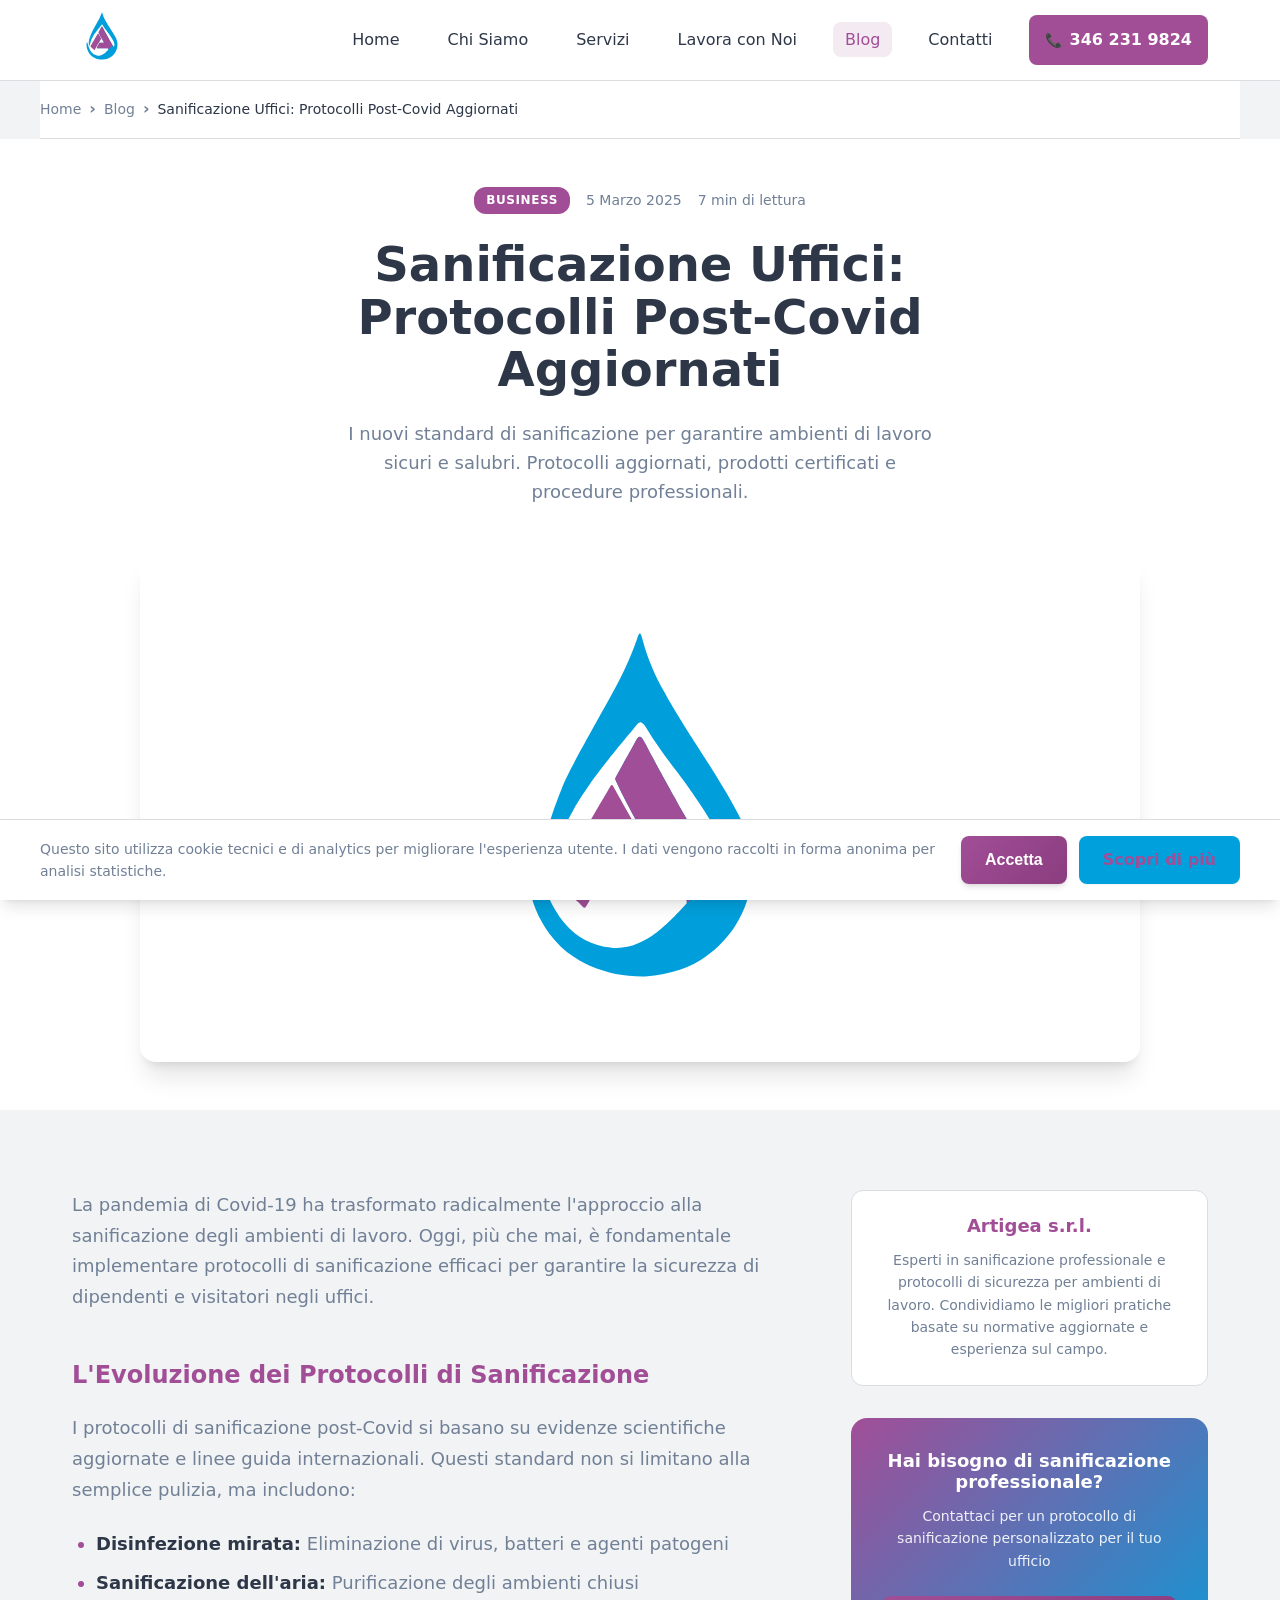
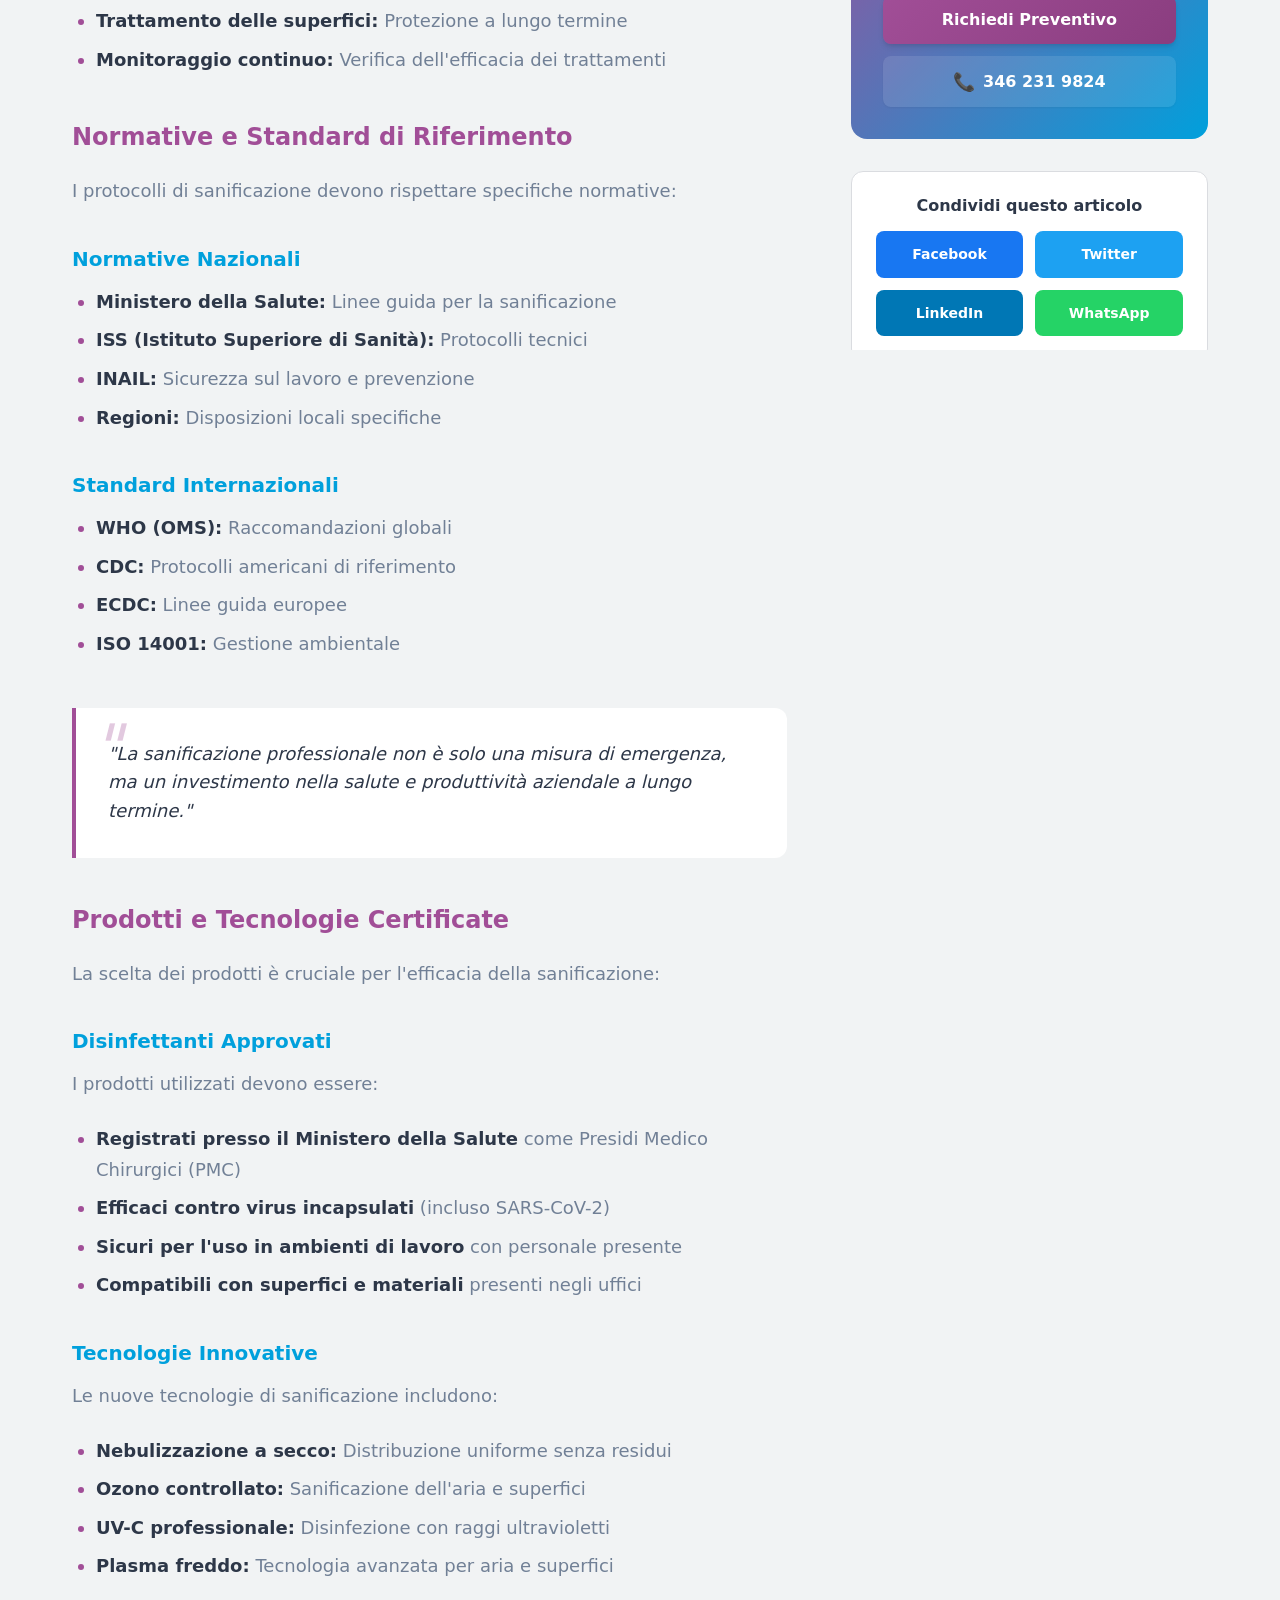
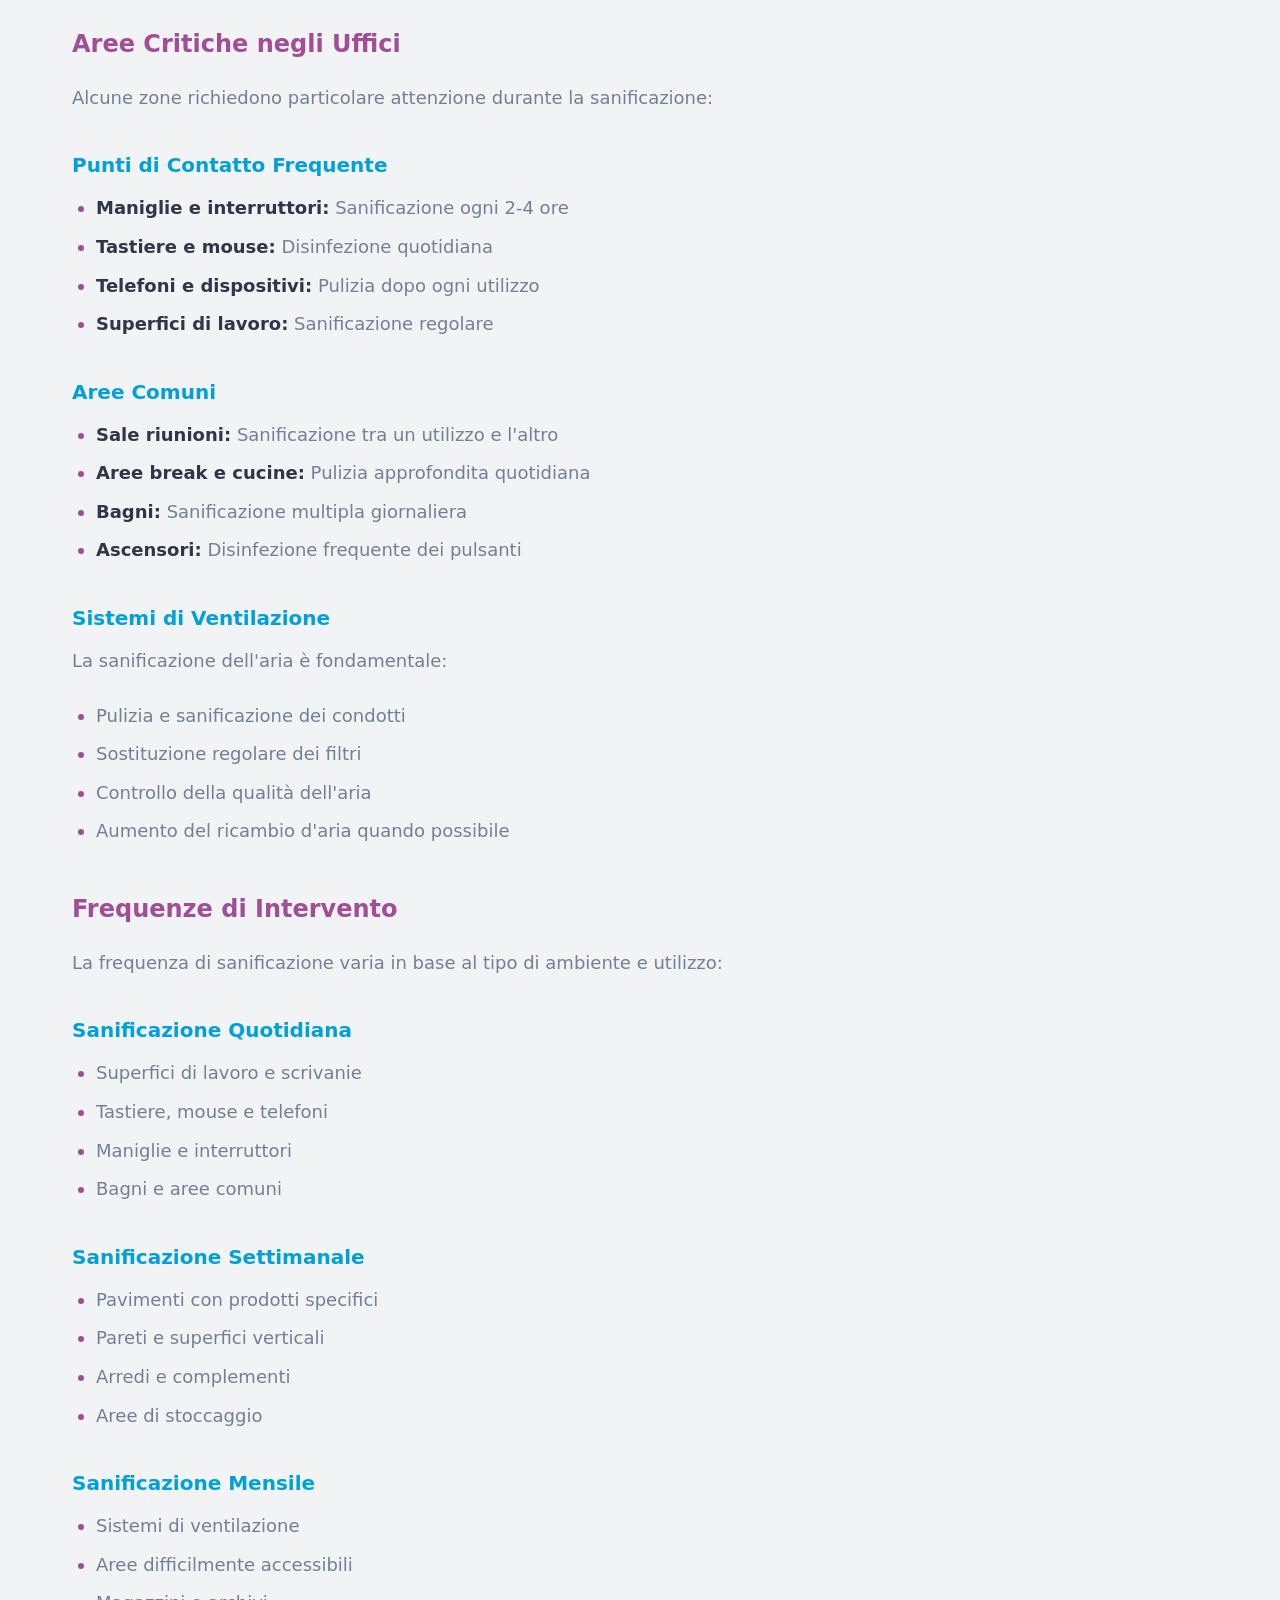
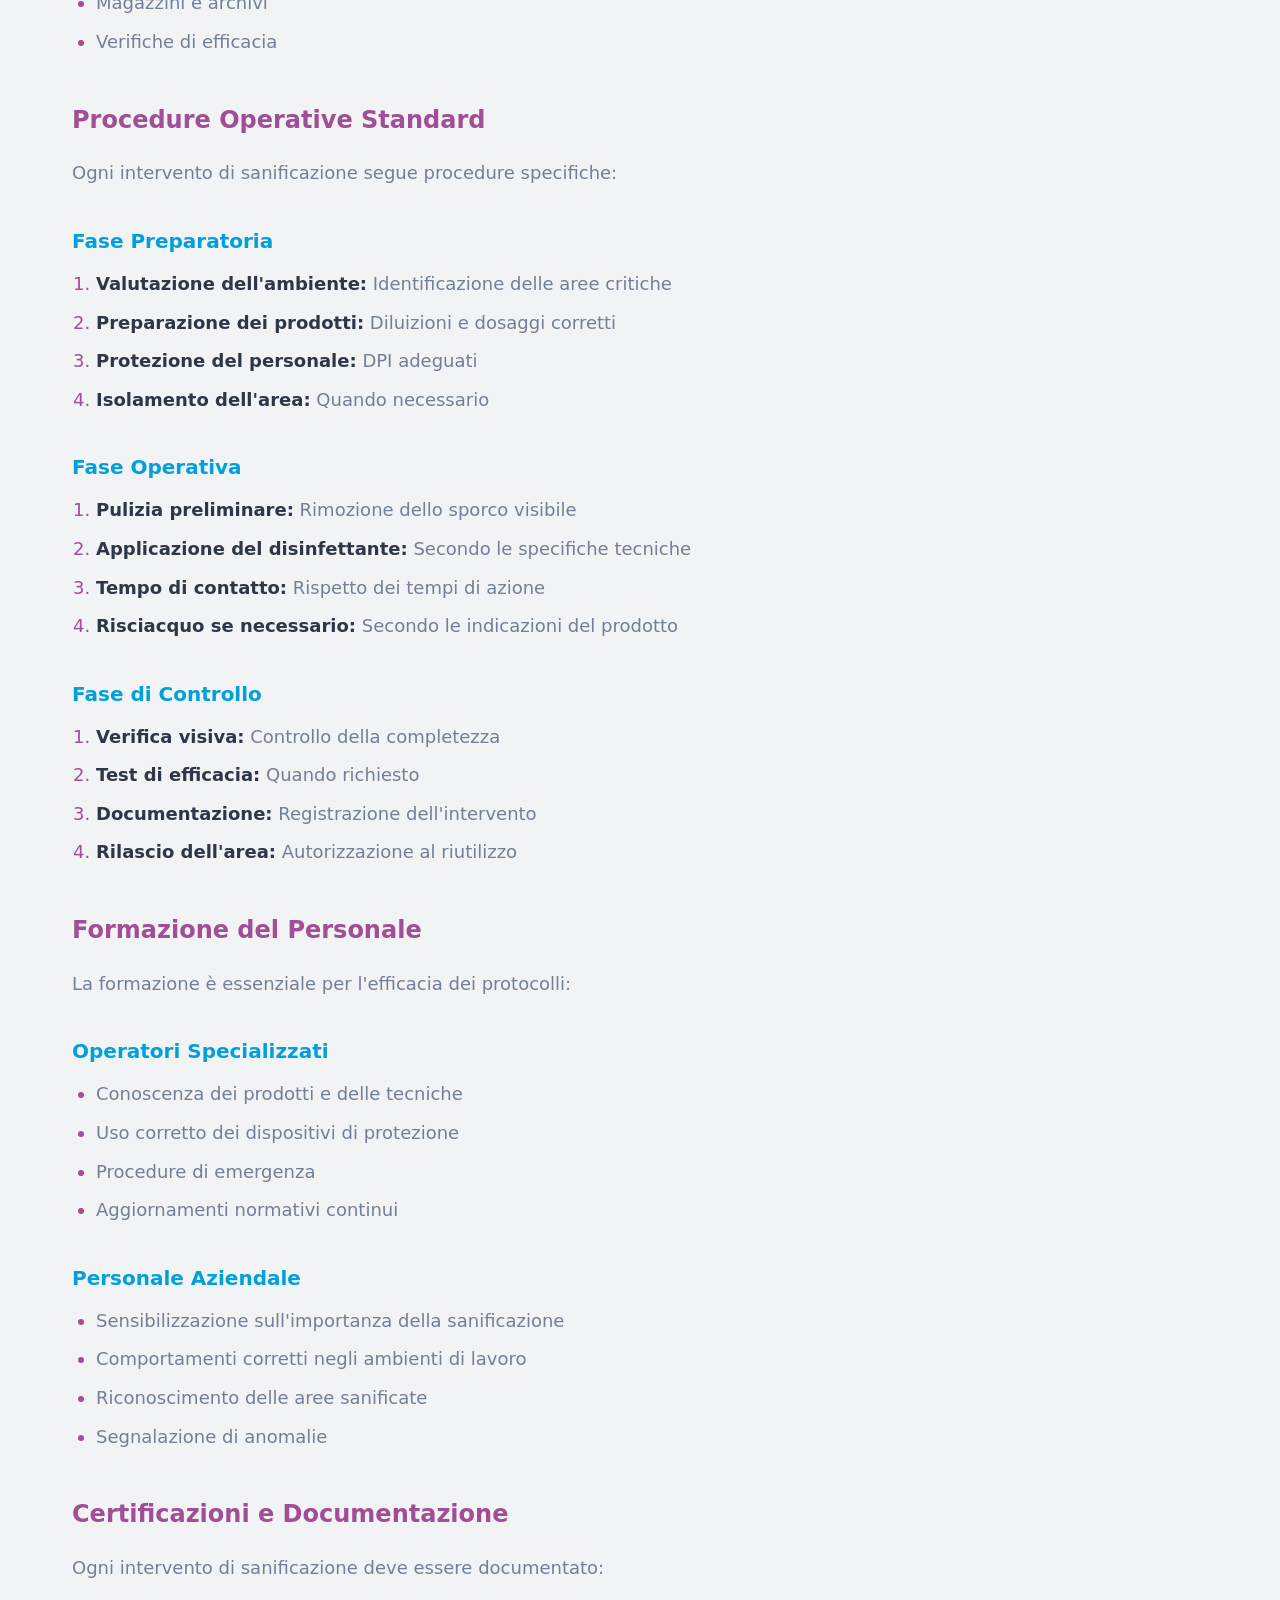
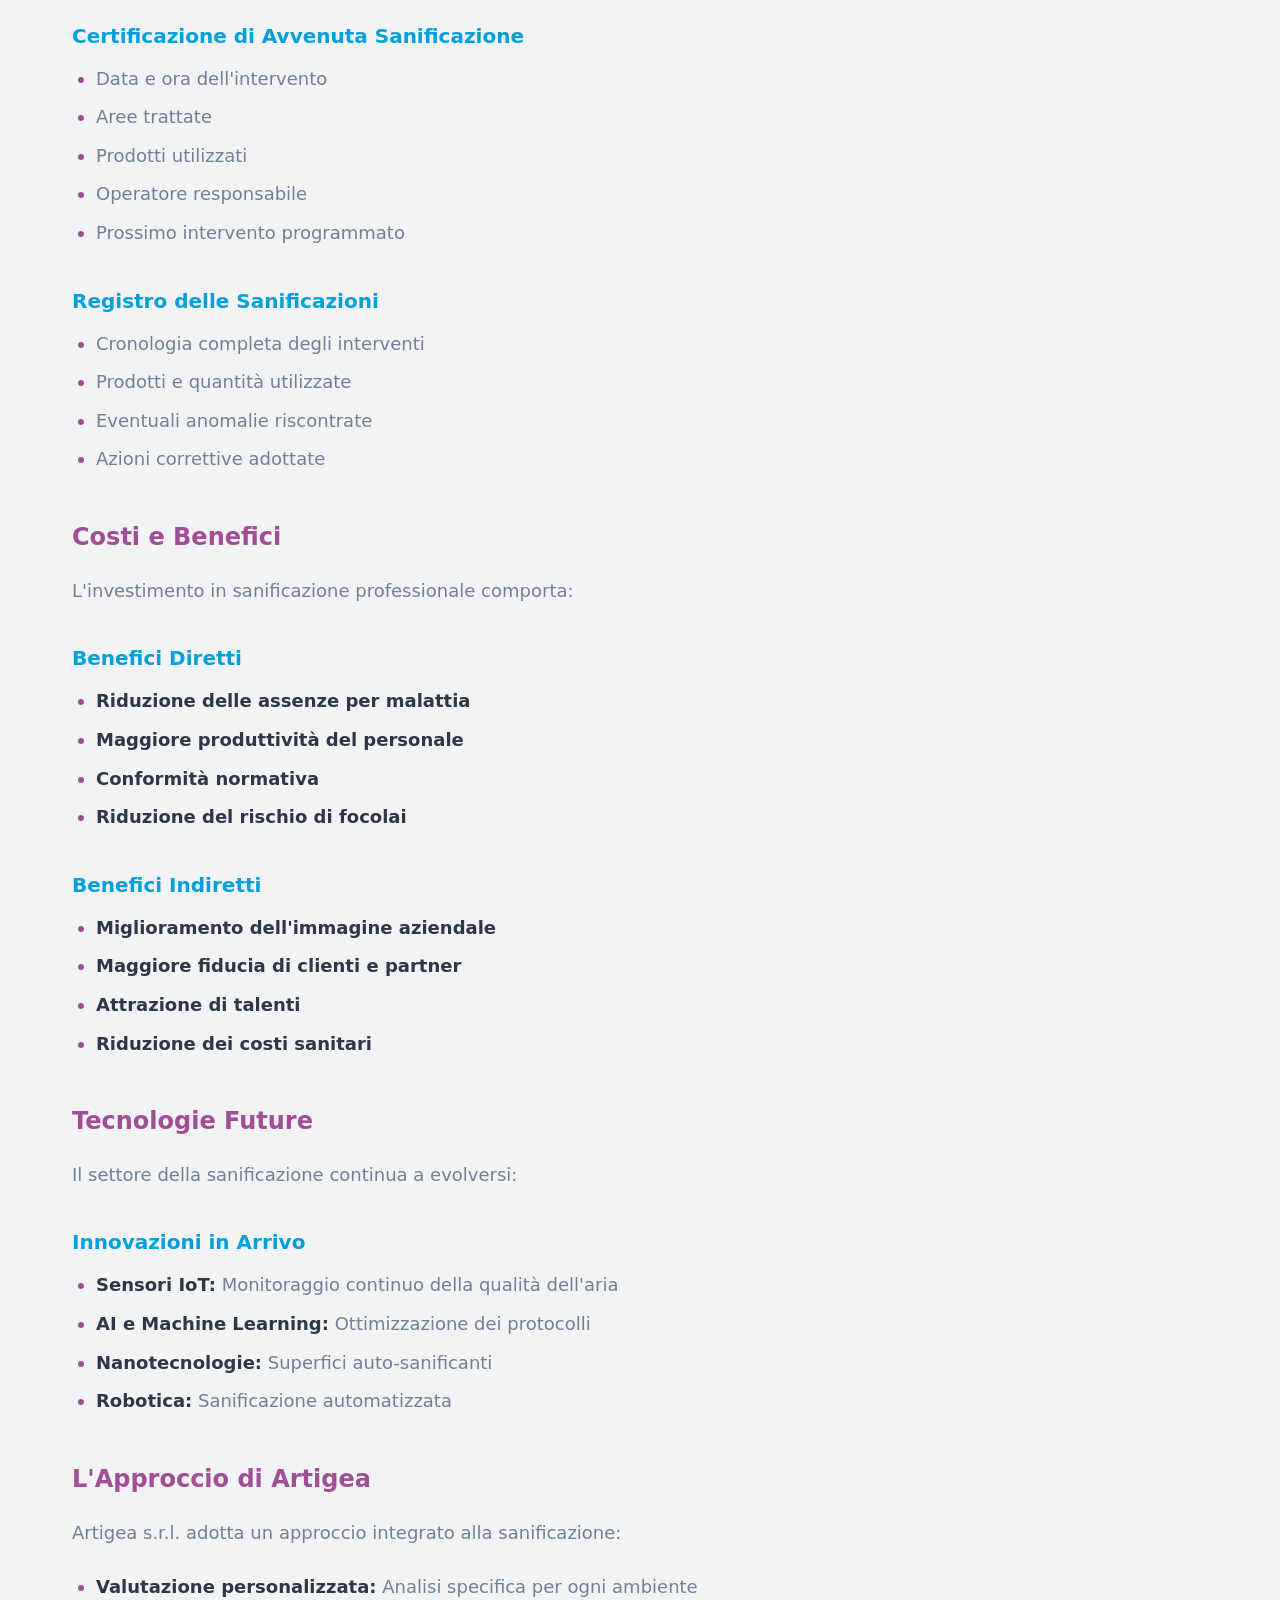
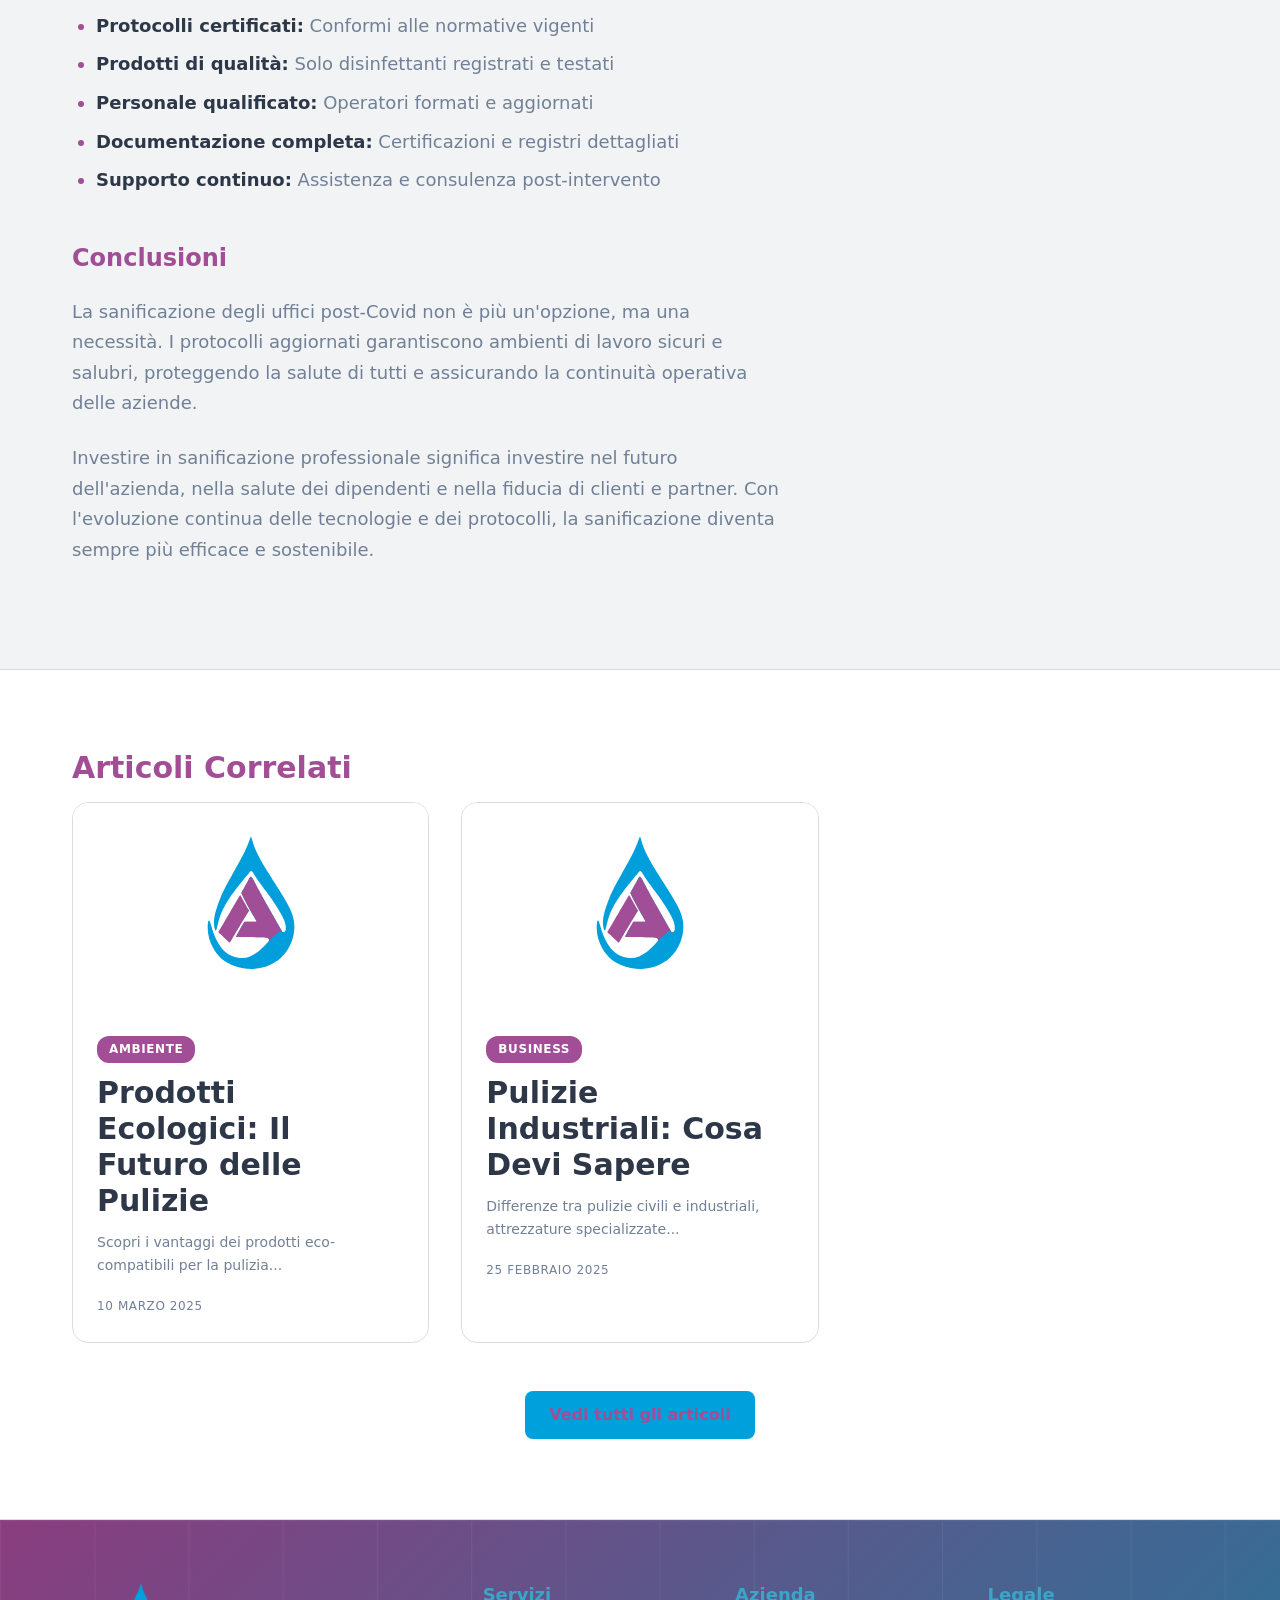
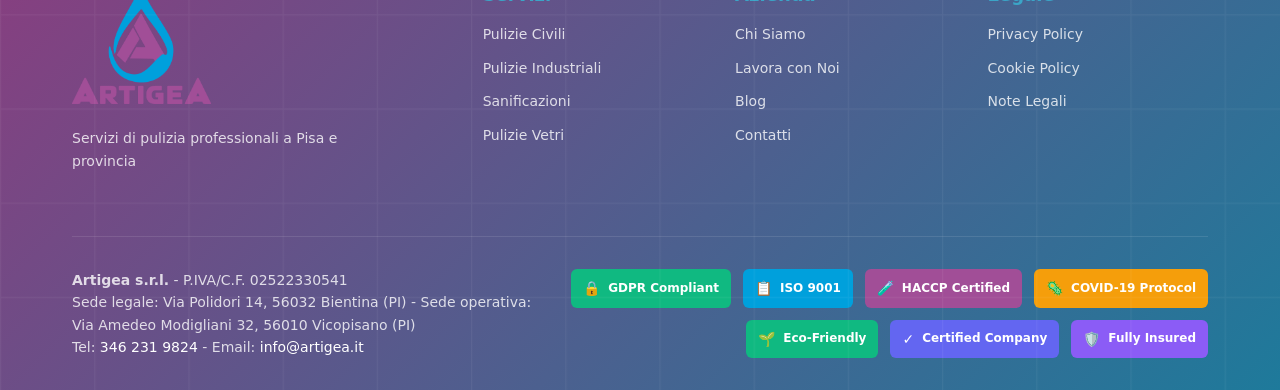
<file: blog/sanificazione-uffici-post-covid.html>
<!DOCTYPE html>
<html lang="it">
<head>
    <meta charset="UTF-8">
    <meta name="viewport" content="width=device-width, initial-scale=1.0">
    <title>Sanificazione Uffici: Protocolli Post-Covid Aggiornati - Blog Artigea</title>
    <meta name="description" content="Scopri i nuovi protocolli di sanificazione per uffici post-Covid: standard di sicurezza, prodotti certificati e procedure professionali per ambienti di lavoro sicuri.">
    <meta name="keywords" content="sanificazione uffici, protocolli Covid, disinfezione ambienti lavoro, sanificazione professionale, Artigea Pisa">
    <meta name="author" content="Artigea s.r.l.">
    
    <!-- Open Graph / Facebook -->
    <meta property="og:type" content="article">
    <meta property="og:url" content="https://www.artigea.com/blog/sanificazione-uffici-post-covid.html">
    <meta property="og:title" content="Sanificazione Uffici: Protocolli Post-Covid Aggiornati">
    <meta property="og:description" content="Scopri i nuovi protocolli di sanificazione per uffici post-Covid: standard di sicurezza, prodotti certificati e procedure professionali.">
    <meta property="og:image" content="https://images.pexels.com/photos/4099468/pexels-photo-4099468.jpeg">
    <meta property="article:published_time" content="2025-03-05">
    <meta property="article:author" content="Artigea s.r.l.">
    <meta property="article:section" content="Business">

    <!-- Twitter -->
    <meta property="twitter:card" content="summary_large_image">
    <meta property="twitter:url" content="https://www.artigea.com/blog/sanificazione-uffici-post-covid.html">
    <meta property="twitter:title" content="Sanificazione Uffici: Protocolli Post-Covid Aggiornati">
    <meta property="twitter:description" content="Scopri i nuovi protocolli di sanificazione per uffici post-Covid: standard di sicurezza, prodotti certificati e procedure professionali.">
    <meta property="twitter:image" content="https://images.pexels.com/photos/4099468/pexels-photo-4099468.jpeg">

    <!-- Favicon -->
    <link rel="icon" type="image/png" sizes="16x16" href="../assets/favicon-16.png">
    <link rel="icon" type="image/png" sizes="32x32" href="../assets/favicon-32.png">
    <link rel="apple-touch-icon" sizes="180x180" href="../assets/apple-touch-icon.png">

    <!-- Canonical URL -->
    <link rel="canonical" href="https://www.artigea.com/blog/sanificazione-uffici-post-covid.html">

    <!-- Stylesheet -->
    <link rel="stylesheet" href="../css/main.css">
    <link rel="stylesheet" href="../css/components.css">
    <link rel="stylesheet" href="../css/blog.css">

    <!-- Google Analytics GA4 -->
    <script async src="https://www.googletagmanager.com/gtag/js?id=GA_MEASUREMENT_ID"></script>
    <script>
        window.dataLayer = window.dataLayer || [];
        function gtag(){dataLayer.push(arguments);}
        gtag('js', new Date());
        gtag('config', 'GA_MEASUREMENT_ID', {
            'anonymize_ip': true,
            'cookie_flags': 'max-age=7200;secure;samesite=none'
        });
    </script>

    <!-- JSON-LD Article Schema -->
    <script type="application/ld+json">
    {
        "@context": "https://schema.org",
        "@type": "BlogPosting",
        "headline": "Sanificazione Uffici: Protocolli Post-Covid Aggiornati",
        "description": "Scopri i nuovi protocolli di sanificazione per uffici post-Covid: standard di sicurezza, prodotti certificati e procedure professionali per ambienti di lavoro sicuri.",
        "image": "https://images.pexels.com/photos/4099468/pexels-photo-4099468.jpeg",
        "author": {
            "@type": "Organization",
            "name": "Artigea s.r.l.",
            "url": "https://www.artigea.com"
        },
        "publisher": {
            "@type": "Organization",
            "name": "Artigea s.r.l.",
            "logo": {
                "@type": "ImageObject",
                "url": "https://www.artigea.com/img/LogoCompleto.png"
            }
        },
        "datePublished": "2025-03-05",
        "dateModified": "2025-03-05",
        "mainEntityOfPage": {
            "@type": "WebPage",
            "@id": "https://www.artigea.com/blog/sanificazione-uffici-post-covid.html"
        },
        "articleSection": "Business",
        "keywords": "sanificazione uffici, protocolli Covid, disinfezione ambienti lavoro, sanificazione professionale, Artigea Pisa"
    }
    </script>
</head>
<body>
    <!-- Header -->
    <header class="header">
        <nav class="nav container">
            <div class="nav__brand">
                <a href="../index.html">
                    <img src="../img/logo.svg" alt="Logo Artigea s.r.l." class="nav__logo">
                </a>
            </div>
            <ul class="nav__menu" id="nav-menu">
                <li class="nav__item">
                    <a href="../index.html" class="nav__link">Home</a>
                </li>
                <li class="nav__item">
                    <a href="../index.html#chi-siamo" class="nav__link">Chi Siamo</a>
                </li>
                <li class="nav__item">
                    <a href="../index.html#servizi" class="nav__link">Servizi</a>
                </li>
                <li class="nav__item">
                    <a href="../index.html#lavora-con-noi" class="nav__link">Lavora con Noi</a>
                </li>
                <li class="nav__item">
                    <a href="index.html" class="nav__link active">Blog</a>
                </li>
                <li class="nav__item">
                    <a href="../index.html#contatti" class="nav__link">Contatti</a>
                </li>
                <li class="nav__item">
                    <a href="tel:+393462319824" class="nav__link nav__phone">
                        <span class="phone-icon">📞</span>
                        346 231 9824
                    </a>
                </li>
            </ul>
            <div class="nav__toggle" id="nav-toggle">
                <span></span>
                <span></span>
                <span></span>
            </div>
        </nav>
    </header>

    <!-- Main Content -->
    <main class="blog-post">
        <!-- Breadcrumb -->
        <nav class="breadcrumb container" aria-label="Percorso">
            <ol class="breadcrumb__list">
                <li class="breadcrumb__item">
                    <a href="../index.html" class="breadcrumb__link">Home</a>
                </li>
                <li class="breadcrumb__item">
                    <a href="index.html" class="breadcrumb__link">Blog</a>
                </li>
                <li class="breadcrumb__item breadcrumb__item--current" aria-current="page">
                    Sanificazione Uffici: Protocolli Post-Covid Aggiornati
                </li>
            </ol>
        </nav>

        <!-- Article Header -->
        <header class="article-header">
            <div class="container">
                <div class="article-meta">
                    <span class="article-category">Business</span>
                    <time class="article-date" datetime="2025-03-05">5 Marzo 2025</time>
                    <span class="article-reading-time">7 min di lettura</span>
                </div>
                <h1 class="article-title">Sanificazione Uffici: Protocolli Post-Covid Aggiornati</h1>
                <p class="article-excerpt">I nuovi standard di sanificazione per garantire ambienti di lavoro sicuri e salubri. Protocolli aggiornati, prodotti certificati e procedure professionali.</p>
                
                <!-- Featured Image -->
                <div class="article-image">
                    <img src="../img/logo.svg" alt="Artigea s.r.l. - Sanificazione uffici post-Covid" loading="eager" class="article-featured-image">
                </div>
            </div>
        </header>

        <!-- Article Content -->
        <article class="article-content">
            <div class="container">
                <div class="article-body">
                    <p>La pandemia di Covid-19 ha trasformato radicalmente l'approccio alla sanificazione degli ambienti di lavoro. Oggi, più che mai, è fondamentale implementare protocolli di sanificazione efficaci per garantire la sicurezza di dipendenti e visitatori negli uffici.</p>
                    
                    <h2>L'Evoluzione dei Protocolli di Sanificazione</h2>
                    <p>I protocolli di sanificazione post-Covid si basano su evidenze scientifiche aggiornate e linee guida internazionali. Questi standard non si limitano alla semplice pulizia, ma includono:</p>
                    
                    <ul>
                        <li><strong>Disinfezione mirata:</strong> Eliminazione di virus, batteri e agenti patogeni</li>
                        <li><strong>Sanificazione dell'aria:</strong> Purificazione degli ambienti chiusi</li>
                        <li><strong>Trattamento delle superfici:</strong> Protezione a lungo termine</li>
                        <li><strong>Monitoraggio continuo:</strong> Verifica dell'efficacia dei trattamenti</li>
                    </ul>

                    <h2>Normative e Standard di Riferimento</h2>
                    <p>I protocolli di sanificazione devono rispettare specifiche normative:</p>

                    <h3>Normative Nazionali</h3>
                    <ul>
                        <li><strong>Ministero della Salute:</strong> Linee guida per la sanificazione</li>
                        <li><strong>ISS (Istituto Superiore di Sanità):</strong> Protocolli tecnici</li>
                        <li><strong>INAIL:</strong> Sicurezza sul lavoro e prevenzione</li>
                        <li><strong>Regioni:</strong> Disposizioni locali specifiche</li>
                    </ul>

                    <h3>Standard Internazionali</h3>
                    <ul>
                        <li><strong>WHO (OMS):</strong> Raccomandazioni globali</li>
                        <li><strong>CDC:</strong> Protocolli americani di riferimento</li>
                        <li><strong>ECDC:</strong> Linee guida europee</li>
                        <li><strong>ISO 14001:</strong> Gestione ambientale</li>
                    </ul>

                    <blockquote class="article-quote">
                        "La sanificazione professionale non è solo una misura di emergenza, ma un investimento nella salute e produttività aziendale a lungo termine."
                    </blockquote>

                    <h2>Prodotti e Tecnologie Certificate</h2>
                    <p>La scelta dei prodotti è cruciale per l'efficacia della sanificazione:</p>

                    <h3>Disinfettanti Approvati</h3>
                    <p>I prodotti utilizzati devono essere:</p>
                    <ul>
                        <li><strong>Registrati presso il Ministero della Salute</strong> come Presidi Medico Chirurgici (PMC)</li>
                        <li><strong>Efficaci contro virus incapsulati</strong> (incluso SARS-CoV-2)</li>
                        <li><strong>Sicuri per l'uso in ambienti di lavoro</strong> con personale presente</li>
                        <li><strong>Compatibili con superfici e materiali</strong> presenti negli uffici</li>
                    </ul>

                    <h3>Tecnologie Innovative</h3>
                    <p>Le nuove tecnologie di sanificazione includono:</p>
                    <ul>
                        <li><strong>Nebulizzazione a secco:</strong> Distribuzione uniforme senza residui</li>
                        <li><strong>Ozono controllato:</strong> Sanificazione dell'aria e superfici</li>
                        <li><strong>UV-C professionale:</strong> Disinfezione con raggi ultravioletti</li>
                        <li><strong>Plasma freddo:</strong> Tecnologia avanzata per aria e superfici</li>
                    </ul>

                    <h2>Aree Critiche negli Uffici</h2>
                    <p>Alcune zone richiedono particolare attenzione durante la sanificazione:</p>

                    <h3>Punti di Contatto Frequente</h3>
                    <ul>
                        <li><strong>Maniglie e interruttori:</strong> Sanificazione ogni 2-4 ore</li>
                        <li><strong>Tastiere e mouse:</strong> Disinfezione quotidiana</li>
                        <li><strong>Telefoni e dispositivi:</strong> Pulizia dopo ogni utilizzo</li>
                        <li><strong>Superfici di lavoro:</strong> Sanificazione regolare</li>
                    </ul>

                    <h3>Aree Comuni</h3>
                    <ul>
                        <li><strong>Sale riunioni:</strong> Sanificazione tra un utilizzo e l'altro</li>
                        <li><strong>Aree break e cucine:</strong> Pulizia approfondita quotidiana</li>
                        <li><strong>Bagni:</strong> Sanificazione multipla giornaliera</li>
                        <li><strong>Ascensori:</strong> Disinfezione frequente dei pulsanti</li>
                    </ul>

                    <h3>Sistemi di Ventilazione</h3>
                    <p>La sanificazione dell'aria è fondamentale:</p>
                    <ul>
                        <li>Pulizia e sanificazione dei condotti</li>
                        <li>Sostituzione regolare dei filtri</li>
                        <li>Controllo della qualità dell'aria</li>
                        <li>Aumento del ricambio d'aria quando possibile</li>
                    </ul>

                    <h2>Frequenze di Intervento</h2>
                    <p>La frequenza di sanificazione varia in base al tipo di ambiente e utilizzo:</p>

                    <h3>Sanificazione Quotidiana</h3>
                    <ul>
                        <li>Superfici di lavoro e scrivanie</li>
                        <li>Tastiere, mouse e telefoni</li>
                        <li>Maniglie e interruttori</li>
                        <li>Bagni e aree comuni</li>
                    </ul>

                    <h3>Sanificazione Settimanale</h3>
                    <ul>
                        <li>Pavimenti con prodotti specifici</li>
                        <li>Pareti e superfici verticali</li>
                        <li>Arredi e complementi</li>
                        <li>Aree di stoccaggio</li>
                    </ul>

                    <h3>Sanificazione Mensile</h3>
                    <ul>
                        <li>Sistemi di ventilazione</li>
                        <li>Aree difficilmente accessibili</li>
                        <li>Magazzini e archivi</li>
                        <li>Verifiche di efficacia</li>
                    </ul>

                    <h2>Procedure Operative Standard</h2>
                    <p>Ogni intervento di sanificazione segue procedure specifiche:</p>

                    <h3>Fase Preparatoria</h3>
                    <ol>
                        <li><strong>Valutazione dell'ambiente:</strong> Identificazione delle aree critiche</li>
                        <li><strong>Preparazione dei prodotti:</strong> Diluizioni e dosaggi corretti</li>
                        <li><strong>Protezione del personale:</strong> DPI adeguati</li>
                        <li><strong>Isolamento dell'area:</strong> Quando necessario</li>
                    </ol>

                    <h3>Fase Operativa</h3>
                    <ol>
                        <li><strong>Pulizia preliminare:</strong> Rimozione dello sporco visibile</li>
                        <li><strong>Applicazione del disinfettante:</strong> Secondo le specifiche tecniche</li>
                        <li><strong>Tempo di contatto:</strong> Rispetto dei tempi di azione</li>
                        <li><strong>Risciacquo se necessario:</strong> Secondo le indicazioni del prodotto</li>
                    </ol>

                    <h3>Fase di Controllo</h3>
                    <ol>
                        <li><strong>Verifica visiva:</strong> Controllo della completezza</li>
                        <li><strong>Test di efficacia:</strong> Quando richiesto</li>
                        <li><strong>Documentazione:</strong> Registrazione dell'intervento</li>
                        <li><strong>Rilascio dell'area:</strong> Autorizzazione al riutilizzo</li>
                    </ol>

                    <h2>Formazione del Personale</h2>
                    <p>La formazione è essenziale per l'efficacia dei protocolli:</p>

                    <h3>Operatori Specializzati</h3>
                    <ul>
                        <li>Conoscenza dei prodotti e delle tecniche</li>
                        <li>Uso corretto dei dispositivi di protezione</li>
                        <li>Procedure di emergenza</li>
                        <li>Aggiornamenti normativi continui</li>
                    </ul>

                    <h3>Personale Aziendale</h3>
                    <ul>
                        <li>Sensibilizzazione sull'importanza della sanificazione</li>
                        <li>Comportamenti corretti negli ambienti di lavoro</li>
                        <li>Riconoscimento delle aree sanificate</li>
                        <li>Segnalazione di anomalie</li>
                    </ul>

                    <h2>Certificazioni e Documentazione</h2>
                    <p>Ogni intervento di sanificazione deve essere documentato:</p>

                    <h3>Certificazione di Avvenuta Sanificazione</h3>
                    <ul>
                        <li>Data e ora dell'intervento</li>
                        <li>Aree trattate</li>
                        <li>Prodotti utilizzati</li>
                        <li>Operatore responsabile</li>
                        <li>Prossimo intervento programmato</li>
                    </ul>

                    <h3>Registro delle Sanificazioni</h3>
                    <ul>
                        <li>Cronologia completa degli interventi</li>
                        <li>Prodotti e quantità utilizzate</li>
                        <li>Eventuali anomalie riscontrate</li>
                        <li>Azioni correttive adottate</li>
                    </ul>

                    <h2>Costi e Benefici</h2>
                    <p>L'investimento in sanificazione professionale comporta:</p>

                    <h3>Benefici Diretti</h3>
                    <ul>
                        <li><strong>Riduzione delle assenze per malattia</strong></li>
                        <li><strong>Maggiore produttività del personale</strong></li>
                        <li><strong>Conformità normativa</strong></li>
                        <li><strong>Riduzione del rischio di focolai</strong></li>
                    </ul>

                    <h3>Benefici Indiretti</h3>
                    <ul>
                        <li><strong>Miglioramento dell'immagine aziendale</strong></li>
                        <li><strong>Maggiore fiducia di clienti e partner</strong></li>
                        <li><strong>Attrazione di talenti</strong></li>
                        <li><strong>Riduzione dei costi sanitari</strong></li>
                    </ul>

                    <h2>Tecnologie Future</h2>
                    <p>Il settore della sanificazione continua a evolversi:</p>

                    <h3>Innovazioni in Arrivo</h3>
                    <ul>
                        <li><strong>Sensori IoT:</strong> Monitoraggio continuo della qualità dell'aria</li>
                        <li><strong>AI e Machine Learning:</strong> Ottimizzazione dei protocolli</li>
                        <li><strong>Nanotecnologie:</strong> Superfici auto-sanificanti</li>
                        <li><strong>Robotica:</strong> Sanificazione automatizzata</li>
                    </ul>

                    <h2>L'Approccio di Artigea</h2>
                    <p>Artigea s.r.l. adotta un approccio integrato alla sanificazione:</p>

                    <ul>
                        <li><strong>Valutazione personalizzata:</strong> Analisi specifica per ogni ambiente</li>
                        <li><strong>Protocolli certificati:</strong> Conformi alle normative vigenti</li>
                        <li><strong>Prodotti di qualità:</strong> Solo disinfettanti registrati e testati</li>
                        <li><strong>Personale qualificato:</strong> Operatori formati e aggiornati</li>
                        <li><strong>Documentazione completa:</strong> Certificazioni e registri dettagliati</li>
                        <li><strong>Supporto continuo:</strong> Assistenza e consulenza post-intervento</li>
                    </ul>

                    <h2>Conclusioni</h2>
                    <p>La sanificazione degli uffici post-Covid non è più un'opzione, ma una necessità. I protocolli aggiornati garantiscono ambienti di lavoro sicuri e salubri, proteggendo la salute di tutti e assicurando la continuità operativa delle aziende.</p>
                    
                    <p>Investire in sanificazione professionale significa investire nel futuro dell'azienda, nella salute dei dipendenti e nella fiducia di clienti e partner. Con l'evoluzione continua delle tecnologie e dei protocolli, la sanificazione diventa sempre più efficace e sostenibile.</p>
                </div>

                <!-- Article Sidebar -->
                <aside class="article-sidebar">
                    <!-- Author Info -->
                    <div class="author-card">
                        <div class="author-info">
                            <h3>Artigea s.r.l.</h3>
                            <p>Esperti in sanificazione professionale e protocolli di sicurezza per ambienti di lavoro. Condividiamo le migliori pratiche basate su normative aggiornate e esperienza sul campo.</p>
                        </div>
                    </div>

                    <!-- Contact CTA -->
                    <div class="sidebar-cta">
                        <h3>Hai bisogno di sanificazione professionale?</h3>
                        <p>Contattaci per un protocollo di sanificazione personalizzato per il tuo ufficio</p>
                        <a href="../index.html#contatti" class="btn btn--primary">Richiedi Preventivo</a>
                        <a href="tel:+393462319824" class="btn btn--outline">
                            <span class="btn__icon">📞</span>
                            346 231 9824
                        </a>
                    </div>

                    <!-- Share Buttons -->
                    <div class="share-buttons">
                        <h4>Condividi questo articolo</h4>
                        <div class="share-buttons__list">
                            <a href="#" class="share-btn share-btn--facebook" onclick="shareOnFacebook()">
                                Facebook
                            </a>
                            <a href="#" class="share-btn share-btn--twitter" onclick="shareOnTwitter()">
                                Twitter
                            </a>
                            <a href="#" class="share-btn share-btn--linkedin" onclick="shareOnLinkedIn()">
                                LinkedIn
                            </a>
                            <a href="#" class="share-btn share-btn--whatsapp" onclick="shareOnWhatsApp()">
                                WhatsApp
                            </a>
                        </div>
                    </div>
                </aside>
            </div>
        </article>

        <!-- Related Articles -->
        <section class="related-articles">
            <div class="container">
                <h2 class="section__title">Articoli Correlati</h2>
                <div class="blog__grid">
                    <article class="blog-card">
                        <img src="../img/logo.svg" alt="Artigea s.r.l. - Prodotti ecologici" class="blog-card__image" loading="lazy">
                        <div class="blog-card__content">
                            <span class="blog-card__category">Ambiente</span>
                            <h3 class="blog-card__title">
                                <a href="prodotti-ecologici-per-pulizie.html">Prodotti Ecologici: Il Futuro delle Pulizie</a>
                            </h3>
                            <p class="blog-card__excerpt">
                                Scopri i vantaggi dei prodotti eco-compatibili per la pulizia...
                            </p>
                            <time class="blog-card__date" datetime="2025-03-10">10 Marzo 2025</time>
                        </div>
                    </article>
                    
                    <article class="blog-card">
                        <img src="../img/logo.svg" alt="Artigea s.r.l. - Pulizie industriali" class="blog-card__image" loading="lazy">
                        <div class="blog-card__content">
                            <span class="blog-card__category">Business</span>
                            <h3 class="blog-card__title">
                                <a href="pulizie-industriali-cosa-sapere.html">Pulizie Industriali: Cosa Devi Sapere</a>
                            </h3>
                            <p class="blog-card__excerpt">
                                Differenze tra pulizie civili e industriali, attrezzature specializzate...
                            </p>
                            <time class="blog-card__date" datetime="2025-02-25">25 Febbraio 2025</time>
                        </div>
                    </article>
                </div>
                
                <div class="blog__cta">
                    <a href="index.html" class="btn btn--outline">Vedi tutti gli articoli</a>
                </div>
            </div>
        </section>
    </main>

    <!-- Footer -->
    <footer class="footer">
        <div class="container">
            <div class="footer__content">
                <div class="footer__brand">
                    <img src="../img/LogoCompleto.png" alt="Logo Artigea s.r.l." class="footer__logo">
                    <p>Servizi di pulizia professionali a Pisa e provincia</p>
                </div>
                <div class="footer__links">
                    <div class="footer__column">
                        <h4>Servizi</h4>
                        <ul>
                            <li><a href="../index.html#servizi">Pulizie Civili</a></li>
                            <li><a href="../index.html#servizi">Pulizie Industriali</a></li>
                            <li><a href="../index.html#servizi">Sanificazioni</a></li>
                            <li><a href="../index.html#servizi">Pulizie Vetri</a></li>
                        </ul>
                    </div>
                    <div class="footer__column">
                        <h4>Azienda</h4>
                        <ul>
                            <li><a href="../index.html#chi-siamo">Chi Siamo</a></li>
                            <li><a href="../index.html#lavora-con-noi">Lavora con Noi</a></li>
                            <li><a href="index.html">Blog</a></li>
                            <li><a href="../index.html#contatti">Contatti</a></li>
                        </ul>
                    </div>
                    <div class="footer__column">
                        <h4>Legale</h4>
                        <ul>
                            <li><a href="../privacy-policy.html">Privacy Policy</a></li>
                            <li><a href="../cookie-policy.html">Cookie Policy</a></li>
                            <li><a href="../note-legali.html">Note Legali</a></li>
                        </ul>
                    </div>
                </div>
            </div>
            <div class="footer__bottom">
                <div class="footer__info">
                    <p><strong>Artigea s.r.l.</strong> - P.IVA/C.F. 02522330541</p>
                    <p>Sede legale: Via Polidori 14, 56032 Bientina (PI) - Sede operativa: Via Amedeo Modigliani 32, 56010 Vicopisano (PI)</p>
                    <p>Tel: <a href="tel:+393462319824">346 231 9824</a> - Email: <a href="mailto:info@artigea.it">info@artigea.it</a></p>
                </div>
                <div class="footer__badges">
                    <span class="professional-badge professional-badge--gdpr">
                        <span class="badge-icon">🔒</span>
                        GDPR Compliant
                    </span>
                    <span class="professional-badge professional-badge--iso">
                        <span class="badge-icon">📋</span>
                        ISO 9001
                    </span>
                    <span class="professional-badge professional-badge--haccp">
                        <span class="badge-icon">🧪</span>
                        HACCP Certified
                    </span>
                    <span class="professional-badge professional-badge--covid">
                        <span class="badge-icon">🦠</span>
                        COVID-19 Protocol
                    </span>
                    <span class="professional-badge professional-badge--eco">
                        <span class="badge-icon">🌱</span>
                        Eco-Friendly
                    </span>
                    <span class="professional-badge professional-badge--certified">
                        <span class="badge-icon">✓</span>
                        Certified Company
                    </span>
                    <span class="professional-badge professional-badge--insurance">
                        <span class="badge-icon">🛡️</span>
                        Fully Insured
                    </span>
                </div>
            </div>
        </div>
    </footer>

    <!-- Cookie Consent Banner -->
    <div id="cookie-banner" class="cookie-banner">
        <div class="cookie-banner__content">
            <p>
                Questo sito utilizza cookie tecnici e di analytics per migliorare l'esperienza utente. 
                I dati vengono raccolti in forma anonima per analisi statistiche.
            </p>
            <div class="cookie-banner__actions">
                <button id="accept-cookies" class="btn btn--primary">Accetta</button>
                <a href="../cookie-policy.html" class="btn btn--outline">Scopri di più</a>
            </div>
        </div>
    </div>

    <!-- Scripts -->
    <script src="../js/main.js"></script>
    <script src="../js/cookie-consent.js"></script>
    <script>
        // Social sharing functions
        function shareOnFacebook() {
            const url = encodeURIComponent(window.location.href);
            const title = encodeURIComponent(document.title);
            window.open(`https://www.facebook.com/sharer/sharer.php?u=${url}`, 'facebook-share', 'width=580,height=400');
        }

        function shareOnTwitter() {
            const url = encodeURIComponent(window.location.href);
            const title = encodeURIComponent(document.title);
            window.open(`https://twitter.com/intent/tweet?url=${url}&text=${title}`, 'twitter-share', 'width=580,height=400');
        }

        function shareOnLinkedIn() {
            const url = encodeURIComponent(window.location.href);
            const title = encodeURIComponent(document.title);
            window.open(`https://www.linkedin.com/sharing/share-offsite/?url=${url}`, 'linkedin-share', 'width=580,height=400');
        }

        function shareOnWhatsApp() {
            const url = encodeURIComponent(window.location.href);
            const title = encodeURIComponent(document.title);
            window.open(`https://api.whatsapp.com/send?text=${title}%20${url}`, 'whatsapp-share');
        }
    </script>
</body>
</html>
</file>
<file: css/main.css>
/* CSS Reset and Base Styles */
*,
*::before,
*::after {
    box-sizing: border-box;
    margin: 0;
    padding: 0;
}

:root {
    /* Brand Colors - Colori Aziendali Artigea (ORIGINALI) */
    --color-primary: #a14e97;        /* Viola aziendale */
    --color-secondary:#00a0dc;      /* Blu aziendale */
    --color-accent: #f59e0b;         /* Arancione energia */
    --color-success: #10b981;
    --color-warning: #f59e0b;
    --color-error: #ef4444;
    
    /* Varianti dei Colori Aziendali per Tema */
    --color-primary-light: #b866a8;   /* Viola più chiaro */
    --color-primary-dark: #8a3d7f;    /* Viola più scuro */
    --color-primary-subtle: #f3ebf1;  /* Viola molto chiaro per sfondi */
    
    --color-secondary-light: #3ba5c7; /* Blu più chiaro */
    --color-secondary-dark: #1e7a9b;  /* Blu più scuro */
    --color-secondary-subtle: #e8f4f8; /* Blu molto chiaro per sfondi */
    
    /* Professional Badge Colors */
    --color-badge-gdpr: var(--color-success);
    --color-badge-iso: var(--color-secondary);
    --color-badge-haccp: var(--color-primary);
    --color-badge-covid: var(--color-accent);
    --color-badge-eco: #10b981;
    --color-badge-certified: #6366f1;
    --color-badge-insurance: #8b5cf6;
    
    /* Legal Page Colors */
    --color-legal-bg: var(--color-surface);
    --color-legal-border: var(--color-border);
    --color-legal-title: var(--color-primary);
    --color-legal-subtitle: var(--color-secondary);
    --color-legal-text: var(--color-text-muted);
    --color-legal-highlight: var(--color-text);
    --color-legal-info-bg: var(--color-dark);
    
    /* Neutral Colors - Palette Equilibrata */
    --color-dark: #f1f3f4;           /* Grigio più scuro per sfondo principale */
    --color-dark-lighter: #e8eaed;   /* Grigio medio per sezioni alternate */
    --color-text: #2d3748;           /* Grigio scuro per testo principale */
    --color-text-muted: #718096;     /* Grigio medio per testo secondario */
    --color-border: #dadce0;         /* Grigio più definito per bordi */
    --color-surface: #ffffff;        /* Bianco per card e superfici */
    
    /* Typography */
    --font-family: 'Inter', system-ui, -apple-system, BlinkMacSystemFont, 'Segoe UI', Roboto, 'Helvetica Neue', Arial, sans-serif;
    --font-size-xs: 0.75rem;
    --font-size-sm: 0.875rem;
    --font-size-base: 1rem;
    --font-size-lg: 1.125rem;
    --font-size-xl: 1.25rem;
    --font-size-2xl: 1.5rem;
    --font-size-3xl: 1.875rem;
    --font-size-4xl: 2.25rem;
    --font-size-5xl: 3rem;
    
    /* Spacing */
    --spacing-1: 0.25rem;
    --spacing-2: 0.5rem;
    --spacing-3: 0.75rem;
    --spacing-4: 1rem;
    --spacing-5: 1.25rem;
    --spacing-6: 1.5rem;
    --spacing-8: 2rem;
    --spacing-10: 2.5rem;
    --spacing-12: 3rem;
    --spacing-16: 4rem;
    --spacing-20: 5rem;
    --spacing-24: 6rem;
    
    /* Breakpoints */
    --breakpoint-sm: 640px;
    --breakpoint-md: 768px;
    --breakpoint-lg: 1024px;
    --breakpoint-xl: 1280px;
    
    /* Transitions */
    --transition-fast: 150ms ease-in-out;
    --transition-normal: 300ms ease-in-out;
    --transition-slow: 500ms ease-in-out;
    
    /* Shadows */
    --shadow-sm: 0 1px 2px 0 rgb(0 0 0 / 0.05);
    --shadow-md: 0 4px 6px -1px rgb(0 0 0 / 0.1), 0 2px 4px -2px rgb(0 0 0 / 0.1);
    --shadow-lg: 0 10px 15px -3px rgb(0 0 0 / 0.1), 0 4px 6px -4px rgb(0 0 0 / 0.1);
    --shadow-xl: 0 20px 25px -5px rgb(0 0 0 / 0.1), 0 8px 10px -6px rgb(0 0 0 / 0.1);
}

/* Base Styles */
html {
    scroll-behavior: smooth;
    font-size: 16px;
    user-select: text; /* Abilita la selezione globalmente */
}

body {
    font-family: var(--font-family);
    font-size: var(--font-size-base);
    line-height: 1.6;
    color: var(--color-text);
    background-color: var(--color-dark);
    -webkit-font-smoothing: antialiased;
    -moz-osx-font-smoothing: grayscale;
    user-select: text;
}

/* Typography */
h1, h2, h3, h4, h5, h6 {
    font-weight: 700;
    line-height: 1.2;
    margin-bottom: var(--spacing-4);
    color: var(--color-text);
}

h1 {
    font-size: var(--font-size-4xl);
}

h2 {
    font-size: var(--font-size-3xl);
}

h3 {
    font-size: var(--font-size-2xl);
}

h4 {
    font-size: var(--font-size-xl);
}

p {
    margin-bottom: var(--spacing-4);
}

a {
    color: var(--color-primary);
    text-decoration: none;
    transition: color var(--transition-fast);
}

a:hover {
    color: var(--color-primary-dark);
}

a:focus {
    outline: 2px solid var(--color-primary);
    outline-offset: 2px;
}

/* Container */
.container {
    max-width: 1200px;
    margin: 0 auto;
    padding: 0 var(--spacing-4);
}

@media (min-width: 768px) {
    .container {
        padding: 0 var(--spacing-6);
    }
}

@media (min-width: 1024px) {
    .container {
        padding: 0 var(--spacing-8);
    }
}

/* Header */
.header {
    position: fixed;
    top: 0;
    left: 0;
    right: 0;
    background: rgba(255, 255, 255, 0.95);
    backdrop-filter: blur(10px);
    z-index: 1000;
    transition: all var(--transition-normal);
    border-bottom: 1px solid var(--color-border);
}

.header.scrolled {
    background: var(--color-surface);
    box-shadow: var(--shadow-md);
}

.nav {
    display: flex;
    align-items: center;
    justify-content: space-between;
    height: 80px;
}

.nav__logo {
    height: 60px;
    width: auto;
}

.nav__menu {
    display: none;
    list-style: none;
    align-items: center;
    gap: var(--spacing-6);
}

@media (min-width: 1024px) {
    .nav__menu {
        display: flex;
    }
}

.nav__link {
    color: var(--color-text);
    font-weight: 500;
    padding: var(--spacing-2) var(--spacing-3);
    border-radius: 8px;
    transition: all var(--transition-fast);
}

.nav__link:hover,
.nav__link:focus {
    color: var(--color-primary);
    background-color: var(--color-primary-subtle);
}

.nav__link.active {
    color: var(--color-primary);
    background-color: var(--color-primary-subtle);
}

.nav__phone {
    background: var(--color-primary);
    color: white !important;
    display: flex;
    align-items: center;
    gap: var(--spacing-2);
    padding: var(--spacing-3) var(--spacing-4);
    border-radius: 8px;
    font-weight: 600;
}

.nav__phone:hover {
    background: var(--color-secondary);
    transform: translateY(-2px);
    box-shadow: var(--shadow-lg);
}

.nav__toggle {
    display: flex;
    flex-direction: column;
    gap: 4px;
    cursor: pointer;
    padding: var(--spacing-2);
    background: none;
    border: none;
}

@media (min-width: 1024px) {
    .nav__toggle {
        display: none;
    }
}

.nav__toggle span {
    width: 24px;
    height: 2px;
    background: var(--color-text);
    transition: all var(--transition-fast);
}

.nav__toggle.active span:nth-child(1) {
    transform: rotate(45deg) translate(5px, 5px);
}

.nav__toggle.active span:nth-child(2) {
    opacity: 0;
}

.nav__toggle.active span:nth-child(3) {
    transform: rotate(-45deg) translate(7px, -6px);
}

/* Mobile Menu */
.nav__menu.active {
    display: flex;
    flex-direction: column;
    position: absolute;
    top: 80px;
    left: 0;
    right: 0;
    background: var(--color-surface);
    padding: var(--spacing-4);
    box-shadow: var(--shadow-lg);
    gap: var(--spacing-2);
    border-top: 1px solid var(--color-border);
}

/* Skip Link */
.skip-link {
    position: absolute;
    top: -40px;
    left: 6px;
    background: var(--color-primary);
    color: white;
    padding: 8px;
    text-decoration: none;
    border-radius: 4px;
    z-index: 10000;
}

.skip-link:focus {
    top: 6px;
}

/* Hero Section */
.hero {
    padding: 120px 0 var(--spacing-20);
    background: linear-gradient(135deg, var(--color-primary) 0%, var(--color-secondary) 70%);
    position: relative;
    overflow: hidden;
    color: white;
    box-shadow: inset 0 0 100px rgba(0, 0, 0, 0.1);
}

.hero::before {
    content: '';
    position: absolute;
    top: 0;
    left: 0;
    right: 0;
    bottom: 0;
    background: url('data:image/svg+xml,<svg xmlns="http://www.w3.org/2000/svg" viewBox="0 0 100 100"><defs><pattern id="grid" width="10" height="10" patternUnits="userSpaceOnUse"><path d="M 10 0 L 0 0 0 10" fill="none" stroke="white" stroke-width="0.5" opacity="0.1"/></pattern></defs><rect width="100" height="100" fill="url(%23grid)"/></svg>');
    opacity: 0.3;
}

.hero__container {
    position: relative;
    z-index: 2;
    display: grid;
    gap: var(--spacing-12);
    align-items: center;
}

@media (min-width: 1024px) {
    .hero__container {
        grid-template-columns: 1fr 1fr;
        gap: var(--spacing-16);
    }
}

.hero__title {
    font-size: var(--font-size-4xl);
    margin-bottom: var(--spacing-6);
    color: white;
    line-height: 1.1;
}

@media (min-width: 768px) {
    .hero__title {
        font-size: var(--font-size-5xl);
    }
}

.hero__description {
    font-size: var(--font-size-lg);
    margin-bottom: var(--spacing-8);
    color: rgba(255, 255, 255, 0.9);
    max-width: 600px;
}

.hero__actions {
    display: flex;
    flex-wrap: wrap;
    gap: var(--spacing-4);
    margin-bottom: var(--spacing-8);
}

/* Trust Signals */
.hero__trust-signals {
    display: flex;
    flex-wrap: wrap;
    gap: var(--spacing-6);
    margin-top: var(--spacing-6);
}

.trust-signal {
    display: flex;
    align-items: center;
    gap: var(--spacing-2);
    color: rgba(255, 255, 255, 0.9);
    font-size: var(--font-size-sm);
    font-weight: 500;
}

.trust-signal__icon {
    font-size: var(--font-size-base);
}

.hero__image {
    position: relative;
}

.hero__image img {
    border: 2px solid var(--color-border);
    border-radius: 16px;
    box-shadow: 0 25px 50px -12px rgba(0, 0, 0, 0.25), 0 0 0 1px rgba(255, 255, 255, 0.1);
    border: 2px solid rgba(255, 255, 255, 0.1);
}

/* About Stats */
.about__stats {
    display: grid;
    grid-template-columns: repeat(auto-fit, minmax(120px, 1fr));
    gap: var(--spacing-6);
    margin: var(--spacing-8) 0;
    padding: var(--spacing-6);
    background: var(--color-primary-subtle);
    border-radius: 12px;
    border: 1px solid var(--color-border);
}

.stat {
    text-align: center;
}

.stat__number {
    display: block;
    font-size: var(--font-size-2xl);
    font-weight: 700;
    color: var(--color-primary);
    margin-bottom: var(--spacing-2);
}

.stat__label {
    font-size: var(--font-size-sm);
    color: var(--color-text-muted);
    font-weight: 500;
}

/* Service Areas */
.service-areas {
    margin-top: var(--spacing-16);
    padding: var(--spacing-8);
    background: var(--color-surface);
    border-radius: 16px;
    border: 1px solid var(--color-border);
}

.service-areas h3 {
    color: var(--color-primary);
    text-align: center;
    margin-bottom: var(--spacing-6);
}

.areas-grid {
    display: grid;
    grid-template-columns: repeat(auto-fit, minmax(150px, 1fr));
    gap: var(--spacing-3);
}

.area-item {
    background: var(--color-dark-lighter);
    padding: var(--spacing-3);
    border-radius: 8px;
    text-align: center;
    font-size: var(--font-size-sm);
    color: var(--color-text-muted);
    border: 1px solid var(--color-border);
    transition: all var(--transition-fast);
}

.area-item:hover {
    background: var(--color-primary-subtle);
    color: var(--color-primary);
    transform: translateY(-2px);
}

/* FAQ Section */
.faq {
    padding: var(--spacing-20) 0;
    background: var(--color-surface);
}

.faq__grid {
    display: grid;
    gap: var(--spacing-6);
    max-width: 800px;
    margin: 0 auto;
}

.faq-item {
    background: var(--color-dark-lighter);
    border-radius: 12px;
    border: 1px solid var(--color-border);
    overflow: hidden;
    transition: all var(--transition-normal);
}

.faq-item:hover {
    border-color: var(--color-primary);
    box-shadow: var(--shadow-md);
}

.faq-question {
    padding: var(--spacing-6);
    margin: 0;
    color: var(--color-primary);
    font-size: var(--font-size-lg);
    cursor: pointer;
    position: relative;
    background: var(--color-surface);
    border-bottom: 1px solid var(--color-border);
}

.faq-question::after {
    content: '+';
    position: absolute;
    right: var(--spacing-6);
    top: 50%;
    transform: translateY(-50%);
    font-size: var(--font-size-xl);
    font-weight: bold;
    color: var(--color-primary);
    transition: transform var(--transition-fast);
}

.faq-item.active .faq-question::after {
    transform: translateY(-50%) rotate(45deg);
}

.faq-answer {
    padding: 0 var(--spacing-6);
    max-height: 0;
    overflow: hidden;
    transition: all var(--transition-normal);
}

.faq-item.active .faq-answer {
    padding: var(--spacing-6);
    max-height: 200px;
}

.faq-answer p {
    margin: 0;
    color: var(--color-text-muted);
    line-height: 1.6;
}

/* Form Enhancements */
.form-intro {
    color: var(--color-text-muted);
    font-size: var(--font-size-sm);
    margin-bottom: var(--spacing-6);
    text-align: center;
}

.form-note {
    color: var(--color-text-muted);
    font-size: var(--font-size-sm);
    text-align: center;
    margin-top: var(--spacing-4);
    font-style: italic;
}

/* Footer Enhancements */
.footer__social {
    display: flex;
    gap: var(--spacing-4);
    margin-top: var(--spacing-4);
}

.footer__social a {
    display: flex;
    align-items: center;
    justify-content: center;
    width: 40px;
    height: 40px;
    background: rgba(255, 255, 255, 0.1);
    border-radius: 50%;
    transition: all var(--transition-fast);
}

.footer__social a:hover {
    background: var(--color-secondary-light);
    transform: translateY(-2px);
}

.footer__social span {
    font-size: var(--font-size-lg);
}

.iso-badge {
    display: inline-flex;
    align-items: center;
    gap: var(--spacing-2);
    padding: var(--spacing-2) var(--spacing-3);
    background: var(--color-secondary);
    color: white;
    font-size: var(--font-size-xs);
    font-weight: 600;
    border-radius: 6px;
    margin-left: var(--spacing-3);
}

/* Cookie Banner Enhancements */
.cookie-banner h3 {
    color: var(--color-primary);
    margin-bottom: var(--spacing-3);
    font-size: var(--font-size-lg);
}

.btn--text {
    background: none;
    color: var(--color-text-muted);
    border: none;
    padding: var(--spacing-2) var(--spacing-3);
    font-size: var(--font-size-sm);
    text-decoration: underline;
}

.btn--text:hover {
    color: var(--color-primary);
    background: none;
    transform: none;
}

/* Section Headers */
.section__header {
    text-align: center;
    margin-bottom: var(--spacing-16);
    max-width: 800px;
    margin-left: auto;
    margin-right: auto;
}

.section__title {
    font-size: var(--font-size-3xl);
    margin-bottom: var(--spacing-4);
    color: var(--color-primary);
}

.section__subtitle {
    font-size: var(--font-size-lg);
    color: var(--color-text-muted);
}

/* About Section */
.about {
    padding: var(--spacing-20) 0;
    background: var(--color-surface);
}

.about__content {
    display: grid;
    gap: var(--spacing-12);
    align-items: center;
}

@media (min-width: 1024px) {
    .about__content {
        grid-template-columns: 1fr 1fr;
    }
}

.about__text p {
    font-size: var(--font-size-lg);
    margin-bottom: var(--spacing-6);
}

.about__values {
    display: grid;
    gap: var(--spacing-6);
    margin-top: var(--spacing-8);
}

@media (min-width: 768px) {
    .about__values {
        grid-template-columns: repeat(3, 1fr);
    }
}

.value {
    text-align: center;
    padding: var(--spacing-6);
    background: var(--color-primary-subtle);
    border-radius: 12px;
    border: 1px solid var(--color-border);
    transition: transform var(--transition-normal);
}

.value:hover {
    transform: translateY(-4px);
    box-shadow: var(--shadow-lg);
}

.value h3 {
    color: var(--color-primary);
    margin-bottom: var(--spacing-3);
}

.about__image img {
    width: 100%;
    height: 400px;
    object-fit: cover;
    border-radius: 12px;
    box-shadow: var(--shadow-lg);
}

/* Services Section */
.services {
    padding: var(--spacing-20) 0;
    background: var(--color-dark-lighter);
}

.services__grid {
    display: grid;
    gap: var(--spacing-8);
}

@media (min-width: 768px) {
    .services__grid {
        grid-template-columns: repeat(2, 1fr);
    }
}

@media (min-width: 1024px) {
    .services__grid {
        grid-template-columns: repeat(2, 1fr);
        gap: var(--spacing-10);
    }
}

/* Careers Section */
.careers {
    padding: var(--spacing-20) 0;
    background: var(--color-surface);
}

.careers__content {
    display: grid;
    gap: var(--spacing-12);
}

@media (min-width: 1024px) {
    .careers__content {
        grid-template-columns: 1fr 1fr;
        gap: var(--spacing-16);
    }
}

.careers__text h3 {
    color: var(--color-primary);
    margin-bottom: var(--spacing-4);
}

.careers__text p {
    font-size: var(--font-size-lg);
    margin-bottom: var(--spacing-6);
}

.careers__benefits,
.careers__positions {
    margin-bottom: var(--spacing-8);
}

.careers__benefits h4,
.careers__positions h4 {
    color: var(--color-secondary);
    margin-bottom: var(--spacing-4);
}

.careers__benefits ul {
    list-style: none;
    padding: 0;
}

.careers__benefits li {
    padding: var(--spacing-2) 0;
    padding-left: var(--spacing-6);
    position: relative;
    color: var(--color-text-muted);
}

.careers__benefits li::before {
    content: '✓';
    position: absolute;
    left: 0;
    color: var(--color-primary);
    font-weight: bold;
}

.position-card {
    background: var(--color-primary-subtle);
    padding: var(--spacing-6);
    border-radius: 12px;
    margin-bottom: var(--spacing-4);
    border: 1px solid var(--color-border);
}

.position-card h5 {
    color: var(--color-primary);
    margin-bottom: var(--spacing-3);
}

.position-card p {
    margin-bottom: var(--spacing-2);
    font-size: var(--font-size-sm);
}

.position-card p:last-child {
    margin-bottom: 0;
    font-style: italic;
}

.careers__form h3 {
    color: var(--color-primary);
    margin-bottom: var(--spacing-4);
}

.careers__form p {
    margin-bottom: var(--spacing-6);
    color: var(--color-text-muted);
}

/* Blog Section */
.blog {
    padding: var(--spacing-20) 0;
    background: var(--color-surface);
}

.blog__grid {
    display: grid;
    gap: var(--spacing-8);
    margin-bottom: var(--spacing-12);
}

@media (min-width: 768px) {
    .blog__grid {
        grid-template-columns: repeat(2, 1fr);
    }
}

@media (min-width: 1024px) {
    .blog__grid {
        grid-template-columns: repeat(3, 1fr);
    }
}

.blog__cta {
    text-align: center;
}

/* Contact Section */
.contact {
    padding: var(--spacing-20) 0;
    background: linear-gradient(135deg, var(--color-secondary-subtle) 0%, var(--color-primary-subtle) 100%);
}

.contact__content {
    display: grid;
    gap: var(--spacing-12);
    margin-bottom: var(--spacing-16);
}

@media (min-width: 1024px) {
    .contact__content {
        grid-template-columns: 1fr 1fr;
    }
}

.contact__info {
    display: grid;
    gap: var(--spacing-6);
}

.contact__item {
    display: flex;
    gap: var(--spacing-4);
    align-items: flex-start;
    padding: var(--spacing-6);
    background: var(--color-surface);
    border-radius: 12px;
    border: 2px solid var(--color-border);
    transition: transform var(--transition-normal);
    box-shadow: var(--shadow-sm);
}

.contact__item:hover {
    transform: translateY(-2px);
    box-shadow: var(--shadow-lg);
    border-color: var(--color-primary);
}

.contact__icon {
    font-size: var(--font-size-2xl);
    flex-shrink: 0;
}

.contact__item h3 {
    color: var(--color-primary);
    margin-bottom: var(--spacing-2);
    font-size: var(--font-size-lg);
}

.contact__item p {
    margin: 0;
    color: var(--color-text-muted);
}

.contact__item a {
    color: var(--color-text);
    font-weight: 500;
}

.contact__item a:hover {
    color: var(--color-primary);
}

.contact__map {
    border-radius: 12px;
    overflow: hidden;
    box-shadow: var(--shadow-sm);
    box-shadow: var(--shadow-lg);
}

.contact__map iframe {
    filter: grayscale(20%) contrast(1.2);
}

/* Footer */
.footer {
    background: linear-gradient(135deg, var(--color-primary-dark) 0%, var(--color-secondary-dark) 100%);
    padding: var(--spacing-16) 0 var(--spacing-8);
    border-top: 1px solid var(--color-border);
    color: white;
    position: relative;
    user-select: text; /* Abilita la selezione del testo */
    -webkit-user-select: text;
    -moz-user-select: text;
    -ms-user-select: text;
}

.footer::before {
    content: '';
    position: absolute;
    top: 0;
    left: 0;
    right: 0;
    bottom: 0;
    background: url('data:image/svg+xml,<svg xmlns="http://www.w3.org/2000/svg" viewBox="0 0 100 100"><defs><pattern id="footergrid" width="20" height="20" patternUnits="userSpaceOnUse"><path d="M 20 0 L 0 0 0 20" fill="none" stroke="white" stroke-width="0.5" opacity="0.05"/></pattern></defs><rect width="100" height="100" fill="url(%23footergrid)"/></svg>');
    pointer-events: none; /* Impedisce al background pattern di bloccare la selezione */
}

.footer__content {
    display: grid;
    gap: var(--spacing-12);
    margin-bottom: var(--spacing-12);
}

@media (min-width: 768px) {
    .footer__content {
        grid-template-columns: 1fr 2fr;
    }
}

.footer__brand {
    max-width: 300px;
    user-select: text;
}

.footer__logo {
    height: 120px;
    width: auto;
    margin-bottom: var(--spacing-4);
}

.footer__brand p {
    color: rgba(255, 255, 255, 0.8);
    font-size: var(--font-size-sm);
    user-select: text;
}

.footer__links {
    display: grid;
    gap: var(--spacing-8);
    user-select: text;
}

@media (min-width: 640px) {
    .footer__links {
        grid-template-columns: repeat(3, 1fr);
    }
}

.footer__column h4 {
    color: var(--color-secondary-light);
    font-size: var(--font-size-lg);
    margin-bottom: var(--spacing-4);
    user-select: text;
}

.footer__column ul {
    list-style: none;
    user-select: text;
}

.footer__column li {
    margin-bottom: var(--spacing-2);
    user-select: text;
}

.footer__column a {
    color: rgba(255, 255, 255, 0.8);
    font-size: var(--font-size-sm);
    transition: color var(--transition-fast);
    user-select: text;
}

.footer__column a:hover {
    color: var(--color-secondary-light);
}

.footer__bottom {
    display: flex;
    flex-direction: column;
    gap: var(--spacing-4);
    padding-top: var(--spacing-8);
    border-top: 1px solid rgba(255, 255, 255, 0.1);
    align-items: center;
    text-align: center;
}

@media (min-width: 768px) {
    .footer__bottom {
        flex-direction: row;
        justify-content: space-between;
        text-align: left;
    }
}

.footer__info p {
    color: rgba(255, 255, 255, 0.8);
    font-size: var(--font-size-sm);
    margin: 0;
    user-select: text;
}

.footer__info a {
    color: white;
    font-weight: 500;
    user-select: text;
}

.gdpr-badge {
    display: inline-flex;
    align-items: center;
    gap: var(--spacing-2);
    padding: var(--spacing-2) var(--spacing-3);
    background: var(--color-success);
    color: white;
    font-size: var(--font-size-xs);
    font-weight: 600;
    border-radius: 6px;
    user-select: text;
}

.footer__badges {
    display: flex;
    flex-wrap: wrap;
    gap: var(--spacing-3);
    align-items: center;
    justify-content: center;
}

@media (min-width: 768px) {
    .footer__badges {
        justify-content: flex-end;
    }
}

.professional-badge {
    display: inline-flex;
    align-items: center;
    gap: var(--spacing-2);
    padding: var(--spacing-2) var(--spacing-3);
    font-size: var(--font-size-xs);
    font-weight: 600;
    border-radius: 6px;
    user-select: text;
    transition: transform var(--transition-fast);
}

.professional-badge:hover {
    transform: translateY(-1px);
}

.professional-badge--gdpr {
    background: var(--color-badge-gdpr);
    color: white;
}

.professional-badge--iso {
    background: var(--color-badge-iso);
    color: white;
}

.professional-badge--haccp {
    background: var(--color-badge-haccp);
    color: white;
}

.professional-badge--covid {
    background: var(--color-badge-covid);
    color: white;
}

.professional-badge--eco {
    background: var(--color-badge-eco);
    color: white;
}

.professional-badge--certified {
    background: var(--color-badge-certified);
    color: white;
}

.professional-badge--insurance {
    background: var(--color-badge-insurance);
    color: white;
}

.badge-icon {
    font-size: var(--font-size-sm);
}

/* Legal Pages Styles */
.legal-page {
    padding: 120px 0 var(--spacing-20);
    min-height: 100vh;
}

.legal-content {
    max-width: 800px;
    margin: 0 auto;
    background: var(--color-legal-bg);
    padding: var(--spacing-12);
    border-radius: 16px;
    border: 1px solid var(--color-legal-border);
}

.legal-content h1 {
    color: var(--color-legal-title);
    font-size: var(--font-size-3xl);
    margin-bottom: var(--spacing-2);
    text-align: center;
}

.last-updated {
    text-align: center;
    color: var(--color-text-muted);
    font-size: var(--font-size-sm);
    margin-bottom: var(--spacing-12);
    font-style: italic;
}

.legal-section {
    margin-bottom: var(--spacing-10);
}

.legal-section h2 {
    color: var(--color-legal-subtitle);
    font-size: var(--font-size-xl);
    margin-bottom: var(--spacing-4);
    border-bottom: 2px solid var(--color-legal-border);
    padding-bottom: var(--spacing-2);
}

.legal-section h3 {
    color: var(--color-legal-highlight);
    font-size: var(--font-size-lg);
    margin-top: var(--spacing-6);
    margin-bottom: var(--spacing-3);
}

.legal-section h4 {
    color: var(--color-legal-title);
    font-size: var(--font-size-base);
    margin-top: var(--spacing-4);
    margin-bottom: var(--spacing-3);
}

.legal-section p {
    color: var(--color-legal-text);
    line-height: 1.7;
    margin-bottom: var(--spacing-4);
}

.legal-section ul {
    margin-bottom: var(--spacing-4);
    padding-left: var(--spacing-6);
}

.legal-section li {
    color: var(--color-legal-text);
    line-height: 1.7;
    margin-bottom: var(--spacing-2);
}

.legal-section li strong {
    color: var(--color-legal-highlight);
}

.company-info,
.contact-info {
    background: var(--color-legal-info-bg);
    padding: var(--spacing-6);
    border-radius: 12px;
    border: 1px solid var(--color-legal-border);
    margin: var(--spacing-4) 0;
}

.company-info p,
.contact-info p {
    margin-bottom: var(--spacing-2);
    color: var(--color-legal-text);
    line-height: 1.6;
}

.company-info p:last-child,
.contact-info p:last-child {
    margin-bottom: 0;
}

.company-info strong {
    color: var(--color-legal-highlight);
    display: inline-block;
    min-width: 120px;
}

.legal-content a {
    color: var(--color-legal-title);
    font-weight: 500;
}

.legal-content a:hover {
    color: var(--color-legal-subtitle);
}

/* Cookie Table Styles */
.cookie-table {
    background: var(--color-legal-info-bg);
    padding: var(--spacing-6);
    border-radius: 12px;
    border: 1px solid var(--color-legal-border);
    margin: var(--spacing-6) 0;
    overflow-x: auto;
}

.cookie-table h4 {
    color: var(--color-legal-title);
    margin-bottom: var(--spacing-4);
}

.cookie-table table {
    width: 100%;
    border-collapse: collapse;
    font-size: var(--font-size-sm);
}

.cookie-table th {
    background: var(--color-legal-bg);
    color: var(--color-legal-highlight);
    padding: var(--spacing-3);
    text-align: left;
    font-weight: 600;
    border: 1px solid var(--color-legal-border);
}

.cookie-table td {
    color: var(--color-legal-text);
    padding: var(--spacing-3);
    border: 1px solid var(--color-legal-border);
    vertical-align: top;
}

.cookie-table tr:nth-child(even) {
    background: rgba(255, 255, 255, 0.02);
}

@media (max-width: 767px) {
    .cookie-table {
        font-size: var(--font-size-xs);
    }
    
    .cookie-table th,
    .cookie-table td {
        padding: var(--spacing-2);
    }
}

/* Cookie Banner */
.cookie-banner {
    position: fixed;
    bottom: 0;
    left: 0;
    right: 0;
    background: var(--color-surface);
    border-top: 1px solid var(--color-border);
    padding: var(--spacing-4);
    z-index: 1000;
    transform: translateY(100%);
    transition: transform var(--transition-normal);
    box-shadow: var(--shadow-lg);
}

.cookie-banner.show {
    transform: translateY(0);
}

.cookie-banner__content {
    max-width: 1200px;
    margin: 0 auto;
    display: flex;
    flex-direction: column;
    gap: var(--spacing-4);
    align-items: center;
    text-align: center;
}

@media (min-width: 768px) {
    .cookie-banner__content {
        flex-direction: row;
        justify-content: space-between;
        text-align: left;
    }
}

.cookie-banner p {
    color: var(--color-text-muted);
    font-size: var(--font-size-sm);
    margin: 0;
    flex: 1;
}

.cookie-banner__actions {
    display: flex;
    gap: var(--spacing-3);
    flex-shrink: 0;
}

/* Responsive Typography */
@media (min-width: 768px) {
    h1 {
        font-size: var(--font-size-5xl);
    }
    
    h2 {
        font-size: var(--font-size-4xl);
    }
    
    h3 {
        font-size: var(--font-size-3xl);
    }
}

/* Accessibility */
@media (prefers-reduced-motion: reduce) {
    * {
        animation-duration: 0.01ms !important;
        animation-iteration-count: 1 !important;
        transition-duration: 0.01ms !important;
    }
    
    html {
        scroll-behavior: auto;
    }
}

/* Focus Styles */
:focus-visible {
    outline: 2px solid var(--color-primary);
    outline-offset: 2px;
}

/* Ensure text selection is enabled everywhere */
* {
    user-select: text;
    -webkit-user-select: text;
    -moz-user-select: text;
    -ms-user-select: text;
}

/* Disable text selection only for interactive elements */
button,
.btn,
.nav__toggle,
input[type="checkbox"],
input[type="radio"],
.service-card:hover,
.blog-card:hover {
    user-select: none;
    -webkit-user-select: none;
    -moz-user-select: none;
    -ms-user-select: none;
}

/* Re-enable text selection for text content inside interactive elements */
button span,
.btn span,
.service-card__title,
.service-card__description,
.blog-card__title,
.blog-card__excerpt {
    user-select: text;
    -webkit-user-select: text;
    -moz-user-select: text;
    -ms-user-select: text;
}

/* Animation Classes */
.fade-in {
    transform: translateY(20px);
    transition: all var(--transition-slow);
}

.fade-in.visible {
    transform: translateY(0);
}

.slide-in-left {
    transform: translateX(-30px);
    transition: all var(--transition-slow);
}

.slide-in-left.visible {
    transform: translateX(0);
}

.slide-in-right {
    transform: translateX(30px);
    transition: all var(--transition-slow);
}

.slide-in-right.visible {
    transform: translateX(0);
}

/* Scroll Indicator */
.scroll-indicator {
    position: fixed;
    top: 0;
    left: 0;
    height: 4px;
    background: linear-gradient(90deg, var(--color-primary), var(--color-secondary));
    z-index: 1001;
    transform-origin: left;
    transform: scaleX(0);
    transition: transform var(--transition-fast);
}

/* Back to Top Button */
.back-to-top {
    position: fixed;
    bottom: var(--spacing-6);
    right: var(--spacing-6);
    width: 50px;
    height: 50px;
    background: var(--color-primary);
    color: white;
    border: none;
    border-radius: 50%;
    cursor: pointer;
    z-index: 999;
    display: flex;
    align-items: center;
    justify-content: center;
    font-size: var(--font-size-lg);
    transition: all var(--transition-normal);
    box-shadow: var(--shadow-sm);
    transform: translateY(100px);
    opacity: 0;
    box-shadow: var(--shadow-lg);
}

.back-to-top.visible {
    transform: translateY(0);
    opacity: 1;
}

.back-to-top:hover {
    background: var(--color-primary-dark);
    transform: translateY(-4px);
    box-shadow: 0 20px 40px -12px rgba(37, 150, 190, 0.25);
}
</file>
<file: css/components.css>
/* Component Styles */

/* Buttons */
.btn {
    display: inline-flex;
    align-items: center;
    justify-content: center;
    gap: var(--spacing-2);
    padding: var(--spacing-3) var(--spacing-6);
    font-size: var(--font-size-base);
    font-weight: 600;
    text-decoration: none;
    border: none;
    border-radius: 8px;
    cursor: pointer;
    transition: all var(--transition-fast);
    line-height: 1.5;
    min-height: 44px; /* Accessibility: minimum touch target */
    position: relative;
    overflow: hidden;
}

.btn::before {
    content: '';
    position: absolute;
    top: 0;
    left: -100%;
    width: 100%;
    height: 100%;
    background: linear-gradient(90deg, transparent, rgba(255, 255, 255, 0.2), transparent);
    transition: left 0.5s;
}

.btn:hover::before {
    left: 100%;
}

.btn:focus {
    outline: 2px solid var(--color-primary);
    outline-offset: 2px;
}

.btn--primary {
    background: linear-gradient(135deg, var(--color-primary), var(--color-primary-dark));
    color: white;
    box-shadow: var(--shadow-md);
}

.btn--primary:hover {
    background: var(--color-secondary);
    transform: translateY(-2px);
    box-shadow: var(--shadow-lg);
}

.btn--secondary {
    background: linear-gradient(135deg, var(--color-secondary), var(--color-secondary-dark));
    color: white;
    box-shadow: var(--shadow-md);
}

.btn--secondary:hover {
    background: linear-gradient(135deg, var(--color-secondary-dark), var(--color-secondary));
    transform: translateY(-2px);
    box-shadow: var(--shadow-lg);
}

.btn--outline {
    background: var(--color-secondary);
    color: var(--color-primary);
    box-shadow: var(--shadow-sm);
}

.btn--outline:hover {
    background: linear-gradient(135deg, var(--color-primary), var(--color-primary-dark));
    color: white;
    transform: translateY(-2px);
    box-shadow: var(--shadow-lg);
}

.btn__icon {
    font-size: var(--font-size-lg);
}

/* Service Cards */
.service-card {
    background: var(--color-surface);
    border: 1px solid var(--color-border);
    border-radius: 16px;
    padding: var(--spacing-8);
    transition: all var(--transition-normal);
    position: relative;
    overflow: hidden;
}

.service-card:hover {
    transform: translateY(-8px);
    box-shadow: var(--shadow-xl);
    border-color: var(--color-primary);
}

.service-card::before {
    content: '';
    position: absolute;
    top: 0;
    left: 0;
    right: 0;
    height: 4px;
    background: linear-gradient(90deg, var(--color-primary), var(--color-secondary));
    opacity: 0;
    transition: opacity var(--transition-normal);
}

.service-card:hover::before {
    opacity: 1;
}

.service-card__icon {
    width: 64px;
    height: 64px;
    margin-bottom: var(--spacing-6);
    padding: var(--spacing-4);
    background: var(--color-primary-subtle);
    border-radius: 12px;
    display: flex;
    align-items: center;
    justify-content: center;
}

.service-card__icon img {
    width: 32px;
    height: 32px;
    filter: brightness(0) saturate(100%) invert(35%) sepia(96%) saturate(1028%) hue-rotate(220deg) brightness(91%) contrast(89%);
}

.service-card__title {
    color: var(--color-primary);
    font-size: var(--font-size-xl);
    margin-bottom: var(--spacing-4);
}

.service-card__description {
    color: var(--color-text-muted);
    margin-bottom: var(--spacing-6);
    line-height: 1.6;
}

.service-card__features {
    list-style: none;
    padding: 0;
    margin-bottom: var(--spacing-6);
}

.service-card__features li {
    color: var(--color-text-muted);
    padding: var(--spacing-2) 0;
    border-bottom: 1px solid var(--color-border);
    position: relative;
    padding-left: var(--spacing-6);
}

.service-card__features li:last-child {
    border-bottom: none;
}

.service-card__features li::before {
    content: '✓';
    position: absolute;
    left: 0;
    color: var(--color-primary);
    font-weight: bold;
}

.service-card__image {
    width: 100%;
    height: auto;
    object-fit: cover;
    border-radius: 8px;
    margin-top: var(--spacing-4);
}

/* Blog Cards */
.blog-card {
    background: var(--color-surface);
    border: 1px solid var(--color-border);
    border-radius: 16px;
    overflow: hidden;
    transition: all var(--transition-normal);
}

.blog-card:hover {
    transform: translateY(-4px);
    box-shadow: var(--shadow-xl);
    border-color: var(--color-primary);
}

.blog-card__image {
    width: 100%;
    height: 200px;
    object-fit: cover;
}

.blog-card__content {
    padding: var(--spacing-6);
}

.blog-card__category {
    display: inline-block;
    padding: var(--spacing-1) var(--spacing-3);
    background: var(--color-primary);
    color: white;
    font-size: var(--font-size-xs);
    font-weight: 600;
    text-transform: uppercase;
    letter-spacing: 0.05em;
    border-radius: 12px;
    margin-bottom: var(--spacing-3);
}

.blog-card__title {
    margin-bottom: var(--spacing-3);
}

.blog-card__title a {
    color: var(--color-text);
    text-decoration: none;
    transition: color var(--transition-fast);
}

.blog-card__title a:hover {
    color: var(--color-primary);
}

.blog-card__excerpt {
    color: var(--color-text-muted);
    font-size: var(--font-size-sm);
    margin-bottom: var(--spacing-4);
    line-height: 1.6;
}

.blog-card__date {
    color: var(--color-text-muted);
    font-size: var(--font-size-xs);
    font-weight: 500;
    text-transform: uppercase;
    letter-spacing: 0.05em;
}

/* Form Styles */
.contact__form {
    background: var(--color-surface);
    padding: var(--spacing-8);
    border-radius: 16px;
    border: 2px solid var(--color-border);
    box-shadow: var(--shadow-lg);
    position: relative;
}

.contact__form::before {
    content: '';
    position: absolute;
    top: 0;
    left: 0;
    right: 0;
    height: 4px;
    background: linear-gradient(90deg, var(--color-primary), var(--color-secondary), var(--color-accent));
    border-radius: 16px 16px 0 0;
}

.form-group {
    margin-bottom: var(--spacing-6);
}

.form-group label {
    display: block;
    color: var(--color-text);
    font-weight: 600;
    margin-bottom: var(--spacing-2);
    font-size: var(--font-size-sm);
}

.form-group input,
.form-group select,
.form-group textarea {
    width: 100%;
    padding: var(--spacing-3) var(--spacing-4);
    background: var(--color-dark-lighter);
    border: 2px solid var(--color-border);
    border-radius: 8px;
    color: var(--color-text);
    font-size: var(--font-size-base);
    transition: all var(--transition-fast);
    min-height: 44px; /* Accessibility */
}

.form-group input:focus,
.form-group select:focus,
.form-group textarea:focus {
    outline: none;
    border-color: var(--color-primary);
    box-shadow: 0 0 0 3px var(--color-primary-subtle), var(--shadow-md);
    transform: translateY(-1px);
}

.form-group input::placeholder,
.form-group textarea::placeholder {
    color: var(--color-text-muted);
}

.form-group textarea {
    resize: vertical;
    min-height: 120px;
}

/* Checkbox Styles */
.checkbox-label {
    display: flex !important;
    align-items: flex-start;
    gap: var(--spacing-3);
    cursor: pointer;
    font-size: var(--font-size-sm);
    line-height: 1.6;
}

.checkbox-label input[type="checkbox"] {
    display: none;
}

.checkmark {
    width: 20px;
    height: 20px;
    background: var(--color-dark-lighter);
    border: 2px solid var(--color-border);
    border-radius: 4px;
    position: relative;
    flex-shrink: 0;
    transition: all var(--transition-fast);
}

.checkbox-label input[type="checkbox"]:checked + .checkmark {
    background: var(--color-primary);
    border-color: var(--color-primary);
}

.checkbox-label input[type="checkbox"]:checked + .checkmark::after {
    content: '✓';
    position: absolute;
    top: 50%;
    left: 50%;
    transform: translate(-50%, -50%);
    color: white;
    font-size: var(--font-size-xs);
    font-weight: bold;
}

.checkbox-label input[type="checkbox"]:focus + .checkmark {
    box-shadow: 0 0 0 3px var(--color-primary-subtle);
}

/* Form Validation */
.form-group input:invalid,
.form-group select:invalid,
.form-group textarea:invalid {
    border-color: var(--color-error);
}

.form-group input:valid,
.form-group select:valid,
.form-group textarea:valid {
    border-color: var(--color-success);
}

/* Error Messages */
.error-message {
    color: var(--color-error);
    font-size: var(--font-size-sm);
    margin-top: var(--spacing-1);
    display: none;
}

.form-group.error .error-message {
    display: block;
}

.form-group.error input,
.form-group.error select,
.form-group.error textarea {
    border-color: var(--color-error);
}

/* Success Messages */
.success-message {
    background: var(--color-success);
    color: white;
    padding: var(--spacing-4);
    border-radius: 8px;
    margin-bottom: var(--spacing-6);
    display: none;
}

.success-message.show {
    display: block;
}

/* Loading States */
.btn--loading {
    position: relative;
    color: transparent !important;
}

.btn--loading::after {
    content: '';
    position: absolute;
    top: 50%;
    left: 50%;
    width: 20px;
    height: 20px;
    margin-top: -10px;
    margin-left: -10px;
    border: 2px solid transparent;
    border-top: 2px solid white;
    border-radius: 50%;
    animation: spin 1s linear infinite;
}

@keyframes spin {
    0% { transform: rotate(0deg); }
    100% { transform: rotate(360deg); }
}

/* Phone Icon */
.phone-icon {
    display: inline-block;
    font-size: var(--font-size-sm);
}

/* Responsive Adjustments */
@media (max-width: 767px) {
    .service-card {
        padding: var(--spacing-6);
    }
    
    .contact__form {
        padding: var(--spacing-6);
    }
    
    .btn {
        width: 100%;
        justify-content: center;
    }
    
    .hero__actions {
        flex-direction: column;
    }
    
    .hero__actions .btn {
        width: 100%;
    }
}

/* Tooltip */
.tooltip {
    position: relative;
    display: inline-block;
}

.tooltip::after {
    content: attr(data-tooltip);
    position: absolute;
    bottom: 125%;
    left: 50%;
    transform: translateX(-50%);
    background: var(--color-text);
    color: var(--color-surface);
    padding: var(--spacing-2) var(--spacing-3);
    border-radius: 6px;
    font-size: var(--font-size-xs);
    white-space: nowrap;
    opacity: 0;
    pointer-events: none;
    transition: opacity var(--transition-fast);
    z-index: 1000;
}

.tooltip::before {
    content: '';
    position: absolute;
    bottom: 115%;
    left: 50%;
    transform: translateX(-50%);
    border: 5px solid transparent;
    border-top-color: var(--color-text);
    opacity: 0;
    pointer-events: none;
    transition: opacity var(--transition-fast);
}

.tooltip:hover::after,
.tooltip:hover::before {
    opacity: 1;
}

/* Notification */
.notification {
    position: fixed;
    top: 100px;
    right: var(--spacing-6);
    background: var(--color-surface);
    color: var(--color-text);
    padding: var(--spacing-4) var(--spacing-6);
    border-radius: 8px;
    border: 1px solid var(--color-border);
    box-shadow: var(--shadow-lg);
    z-index: 1000;
    transform: translateX(400px);
    opacity: 0;
    transition: all var(--transition-normal);
    max-width: 300px;
}

.notification.show {
    transform: translateX(0);
    opacity: 1;
}

.notification--success {
    background: var(--color-success);
    color: white;
}

.notification--error {
    background: var(--color-error);
    color: white;
}

.notification--info {
    background: var(--color-secondary);
    color: white;
}

/* Easy Integration Helpers */

/* Service Card Template - Easy to duplicate */
.service-template {
    /* Copy this structure for new services */
    background: var(--color-surface);
    border: 1px solid var(--color-border);
    border-radius: 16px;
    padding: var(--spacing-8);
    transition: all var(--transition-normal);
}

/* Blog Card Template - Easy to duplicate */
.blog-template {
    /* Copy this structure for new blog posts */
    background: var(--color-surface);
    border: 1px solid var(--color-border);
    border-radius: 16px;
    overflow: hidden;
    transition: all var(--transition-normal);
}

/* Quick Add Classes for Content */
.content-section {
    padding: var(--spacing-20) 0;
}

.content-section--alt {
    background: var(--color-surface);
}

.content-grid {
    display: grid;
    gap: var(--spacing-8);
}

@media (min-width: 768px) {
    .content-grid--2 {
        grid-template-columns: repeat(2, 1fr);
    }
    
    .content-grid--3 {
        grid-template-columns: repeat(3, 1fr);
    }
}

/* Integration Ready Styles */
.integration-ready {
    /* Styles that make it easy to add new content */
    margin-bottom: var(--spacing-8);
}

.integration-ready:last-child {
    margin-bottom: 0;
}
</file>
<file: css/blog.css>
/* Blog-specific styles */

/* Blog Index Specific Styles */
.blog-index {
    padding-top: 80px;
}

.blog-hero {
    background: var(--color-surface);
    padding: var(--spacing-16) 0;
    text-align: center;
}

.blog-hero__title {
    font-size: var(--font-size-4xl);
    margin-bottom: var(--spacing-4);
    color: var(--color-primary);
}

.blog-hero__description {
    font-size: var(--font-size-lg);
    color: var(--color-text-muted);
    max-width: 600px;
    margin: 0 auto;
}

/* Featured Article */
.featured-article {
    padding: var(--spacing-16) 0;
}

.featured-card {
    display: grid;
    gap: var(--spacing-8);
    background: var(--color-surface);
    border-radius: 16px;
    overflow: hidden;
    border: 1px solid var(--color-border);
}

@media (min-width: 1024px) {
    .featured-card {
        grid-template-columns: 1fr 1fr;
        gap: 0;
    }
}

.featured-card__image img {
    width: 100%;
    height: 300px;
    object-fit: cover;
}

.blog-featured-image {
    object-fit: contain !important;
    background: white;
    padding: 2rem;
}

.blog-card__image {
    object-fit: contain;
    background: white;
    padding: 1rem;
}

@media (min-width: 1024px) {
    .featured-card__image img {
        height: 100%;
    }
}

.featured-card__content {
    padding: var(--spacing-8);
}

.featured-card__category {
    display: inline-block;
    padding: var(--spacing-1) var(--spacing-3);
    background: var(--color-primary);
    color: white;
    font-size: var(--font-size-xs);
    font-weight: 600;
    text-transform: uppercase;
    letter-spacing: 0.05em;
    border-radius: 12px;
    margin-bottom: var(--spacing-4);
}

.featured-card__title {
    font-size: var(--font-size-2xl);
    margin-bottom: var(--spacing-4);
}

.featured-card__title a {
    color: var(--color-text);
    text-decoration: none;
}

.featured-card__title a:hover {
    color: var(--color-primary);
}

.featured-card__excerpt {
    color: var(--color-text-muted);
    line-height: 1.6;
    margin-bottom: var(--spacing-6);
}

.featured-card__meta {
    display: flex;
    gap: var(--spacing-4);
    margin-bottom: var(--spacing-6);
    font-size: var(--font-size-sm);
    color: var(--color-text-muted);
}

/* Categories */
.blog-categories {
    padding: var(--spacing-16) 0;
    background: var(--color-dark-lighter);
}

.categories-grid {
    display: grid;
    gap: var(--spacing-6);
    grid-template-columns: repeat(auto-fit, minmax(250px, 1fr));
}

.category-card {
    background: var(--color-surface);
    padding: var(--spacing-6);
    border-radius: 12px;
    border: 1px solid var(--color-border);
    text-align: center;
    transition: all var(--transition-normal);
    cursor: pointer;
    position: relative;
    overflow: hidden;
}

.category-card:hover {
    transform: translateY(-4px);
    box-shadow: var(--shadow-lg);
    border-color: var(--color-primary);
}

.category-card.active {
    background: linear-gradient(135deg, var(--color-primary), var(--color-secondary));
    color: white;
    transform: translateY(-4px);
    box-shadow: var(--shadow-xl);
}

.category-card.active .category-card__title,
.category-card.active .category-card__description,
.category-card.active .category-card__count {
    color: white;
}

.category-card--all {
    background: var(--color-primary-subtle);
    border: 2px solid var(--color-primary);
}

.category-card--all .category-card__title {
    color: var(--color-primary);
}

.category-card::before {
    content: '';
    position: absolute;
    top: 0;
    left: -100%;
    width: 100%;
    height: 100%;
    background: linear-gradient(90deg, transparent, rgba(255, 255, 255, 0.1), transparent);
    transition: left 0.5s;
}

.category-card:hover::before {
    left: 100%;
}

.category-card__icon {
    font-size: 3rem;
    margin-bottom: var(--spacing-4);
}

.category-card__title {
    color: var(--color-primary);
    margin-bottom: var(--spacing-2);
}

.category-card__description {
    color: var(--color-text-muted);
    font-size: var(--font-size-sm);
    margin-bottom: var(--spacing-3);
}

.category-card__count {
    color: var(--color-text-muted);
    font-size: var(--font-size-xs);
    font-weight: 600;
}

/* Filter Status */
.filter-status {
    background: var(--color-primary-subtle);
    padding: var(--spacing-4) var(--spacing-6);
    border-radius: 8px;
    margin-bottom: var(--spacing-8);
    display: flex;
    align-items: center;
    justify-content: space-between;
    flex-wrap: wrap;
    gap: var(--spacing-4);
    border: 1px solid var(--color-primary);
}

.filter-status p {
    margin: 0;
    color: var(--color-primary);
    font-weight: 500;
}

.filter-category {
    font-weight: 700;
    text-transform: capitalize;
}

.btn--small {
    padding: var(--spacing-2) var(--spacing-4);
    font-size: var(--font-size-sm);
    min-height: 36px;
}

/* Blog Card Filtering */
.blog-card {
    transition: all var(--transition-normal);
}

.blog-card.hidden {
    display: none;
}

.blog-card.fade-out {
    opacity: 0;
    transform: scale(0.95);
}

.blog-card.fade-in {
    opacity: 1;
    transform: scale(1);
}

/* Empty State */
.empty-state {
    text-align: center;
    padding: var(--spacing-16) var(--spacing-8);
    color: var(--color-text-muted);
    display: none;
}

.empty-state.show {
    display: block;
}

.empty-state h3 {
    color: var(--color-primary);
    margin-bottom: var(--spacing-4);
}

.empty-state p {
    margin-bottom: var(--spacing-6);
}

/* Categories Grid Responsive */
@media (max-width: 767px) {
    .categories-grid {
        grid-template-columns: repeat(2, 1fr);
        gap: var(--spacing-4);
    }
    
    .category-card {
        padding: var(--spacing-4);
    }
    
    .category-card__icon {
        font-size: 2rem;
        margin-bottom: var(--spacing-3);
    }
    
    .filter-status {
        flex-direction: column;
        text-align: center;
    }
}

/* Recent Articles */
.recent-articles {
    padding: var(--spacing-16) 0;
    background: var(--color-surface);
}

/* Loading Animation for Filters */
.blog__grid.loading {
    opacity: 0.6;
    pointer-events: none;
}

.blog__grid.loading::after {
    content: '';
    position: absolute;
    top: 50%;
    left: 50%;
    width: 40px;
    height: 40px;
    margin: -20px 0 0 -20px;
    border: 3px solid var(--color-border);
    border-top: 3px solid var(--color-primary);
    border-radius: 50%;
    animation: spin 1s linear infinite;
}

@keyframes spin {
    0% { transform: rotate(0deg); }
    100% { transform: rotate(360deg); }
}

/* CTA Section */
.blog-cta {
    padding: var(--spacing-16) 0;
    background: var(--color-primary-subtle);
}

.cta-card {
    background: linear-gradient(135deg, var(--color-primary), var(--color-secondary));
    padding: var(--spacing-12);
    border-radius: 16px;
    text-align: center;
    color: white;
}

.cta-card__title {
    font-size: var(--font-size-2xl);
    margin-bottom: var(--spacing-4);
    color: white;
}

.cta-card__description {
    font-size: var(--font-size-lg);
    margin-bottom: var(--spacing-8);
    opacity: 0.9;
}

.cta-card__actions {
    display: flex;
    gap: var(--spacing-4);
    justify-content: center;
    flex-wrap: wrap;
}

.cta-card .btn--outline {
    background: rgba(255, 255, 255, 0.1);
    color: white;
    border-color: rgba(255, 255, 255, 0.3);
}

.cta-card .btn--outline:hover {
    background: rgba(255, 255, 255, 0.2);
    border-color: white;
    transform: translateY(-2px);
}

/* Article Layout */
.blog-post {
    padding-top: 80px;
}

/* Breadcrumb */
.breadcrumb {
    padding: var(--spacing-4) 0;
    background: var(--color-surface);
    border-bottom: 1px solid var(--color-border);
}

.breadcrumb__list {
    display: flex;
    align-items: center;
    gap: var(--spacing-2);
    list-style: none;
    margin: 0;
    padding: 0;
}

.breadcrumb__item {
    display: flex;
    align-items: center;
    gap: var(--spacing-2);
}

.breadcrumb__item:not(:last-child)::after {
    content: '›';
    color: var(--color-text-muted);
    font-weight: bold;
}

.breadcrumb__link {
    color: var(--color-text-muted);
    text-decoration: none;
    font-size: var(--font-size-sm);
    transition: color var(--transition-fast);
}

.breadcrumb__link:hover {
    color: var(--color-primary);
}

.breadcrumb__item--current {
    color: var(--color-text);
    font-size: var(--font-size-sm);
    font-weight: 500;
}

/* Article Header */
.article-header {
    padding: var(--spacing-12) 0;
    background: var(--color-surface);
    text-align: center;
}

.article-meta {
    display: flex;
    align-items: center;
    justify-content: center;
    gap: var(--spacing-4);
    margin-bottom: var(--spacing-6);
    flex-wrap: wrap;
}

.article-category {
    display: inline-block;
    padding: var(--spacing-1) var(--spacing-3);
    background: var(--color-primary);
    color: white;
    font-size: var(--font-size-xs);
    font-weight: 600;
    text-transform: uppercase;
    letter-spacing: 0.05em;
    border-radius: 12px;
}

.article-date,
.article-reading-time {
    color: var(--color-text-muted);
    font-size: var(--font-size-sm);
    font-weight: 500;
}

.article-title {
    font-size: var(--font-size-4xl);
    margin-bottom: var(--spacing-6);
    max-width: 800px;
    margin-left: auto;
    margin-right: auto;
    line-height: 1.1;
}

@media (min-width: 768px) {
    .article-title {
        font-size: var(--font-size-5xl);
    }
}

.article-excerpt {
    font-size: var(--font-size-lg);
    color: var(--color-text-muted);
    max-width: 600px;
    margin: 0 auto var(--spacing-12);
    line-height: 1.6;
}

.article-image {
    max-width: 1000px;
    margin: 0 auto;
    border-radius: 16px;
    overflow: hidden;
    box-shadow: var(--shadow-xl);
}

.article-image img {
    width: 100%;
    height: 400px;
    object-fit: cover;
}

.article-featured-image {
    object-fit: contain !important;
    background: white;
    padding: 2rem;
}

@media (min-width: 768px) {
    .article-image img {
        height: 500px;
    }
}

/* Article Content */
.article-content {
    padding: var(--spacing-20) 0;
}

.article-content .container {
    display: grid;
    gap: var(--spacing-12);
}

@media (min-width: 1024px) {
    .article-content .container {
        grid-template-columns: 2fr 1fr;
        gap: var(--spacing-16);
    }
}

/* Article Body */
.article-body {
    max-width: 800px;
}

@media (min-width: 1024px) {
    .article-body {
        max-width: none;
    }
}

.article-body h2 {
    color: var(--color-primary);
    margin-top: var(--spacing-12);
    margin-bottom: var(--spacing-6);
    font-size: var(--font-size-2xl);
}

.article-body h3 {
    color: var(--color-secondary);
    margin-top: var(--spacing-10);
    margin-bottom: var(--spacing-4);
    font-size: var(--font-size-xl);
}

.article-body h4 {
    color: var(--color-text);
    margin-top: var(--spacing-8);
    margin-bottom: var(--spacing-3);
    font-size: var(--font-size-lg);
}

.article-body p {
    font-size: var(--font-size-lg);
    line-height: 1.7;
    margin-bottom: var(--spacing-6);
    color: var(--color-text-muted);
}

.article-body ul,
.article-body ol {
    margin-bottom: var(--spacing-6);
    padding-left: var(--spacing-6);
}

.article-body li {
    font-size: var(--font-size-lg);
    line-height: 1.7;
    margin-bottom: var(--spacing-2);
    color: var(--color-text-muted);
}

.article-body li::marker {
    color: var(--color-primary);
}

.article-body a {
    color: var(--color-primary);
    font-weight: 500;
    text-decoration: underline;
    text-decoration-color: rgba(161, 78, 151, 0.3);
    text-underline-offset: 3px;
    transition: all var(--transition-fast);
}

.article-body a:hover {
    color: var(--color-secondary);
    text-decoration-color: var(--color-secondary);
}

.article-body strong {
    color: var(--color-text);
    font-weight: 600;
}

.article-body em {
    color: var(--color-text);
    font-style: italic;
}

/* Article Quote */
.article-quote {
    background: var(--color-surface);
    border-left: 4px solid var(--color-primary);
    padding: var(--spacing-8);
    margin: var(--spacing-12) 0;
    border-radius: 0 12px 12px 0;
    font-size: var(--font-size-lg);
    font-style: italic;
    color: var(--color-text);
    position: relative;
}

.article-quote::before {
    content: '"';
    font-size: 4rem;
    color: var(--color-primary);
    position: absolute;
    top: var(--spacing-2);
    left: var(--spacing-4);
    line-height: 1;
    opacity: 0.3;
}

/* Article Sidebar */
.article-sidebar {
    display: grid;
    gap: var(--spacing-8);
    align-content: start;
    position: sticky;
    top: 120px;
    max-height: calc(100vh - 140px);
    overflow-y: auto;
}

@media (max-width: 1023px) {
    .article-sidebar {
        position: static;
        max-height: none;
        order: -1;
    }
}

/* Author Card */
.author-card {
    background: var(--color-surface);
    padding: var(--spacing-6);
    border-radius: 12px;
    border: 1px solid var(--color-border);
    text-align: center;
}

.author-info h3 {
    color: var(--color-primary);
    margin-bottom: var(--spacing-3);
    font-size: var(--font-size-lg);
}

.author-info p {
    color: var(--color-text-muted);
    font-size: var(--font-size-sm);
    line-height: 1.6;
    margin: 0;
}

/* Sidebar CTA */
.sidebar-cta {
    background: linear-gradient(135deg, var(--color-primary), var(--color-secondary));
    padding: var(--spacing-8);
    border-radius: 16px;
    text-align: center;
    color: white;
}

.sidebar-cta h3 {
    color: white;
    margin-bottom: var(--spacing-3);
    font-size: var(--font-size-lg);
}

.sidebar-cta p {
    color: rgba(255, 255, 255, 0.9);
    margin-bottom: var(--spacing-6);
    font-size: var(--font-size-sm);
}

.sidebar-cta .btn {
    width: 100%;
    margin-bottom: var(--spacing-3);
}

.sidebar-cta .btn:last-child {
    margin-bottom: 0;
}

.sidebar-cta .btn--outline {
    background: rgba(255, 255, 255, 0.1);
    color: white;
    border-color: rgba(255, 255, 255, 0.3);
}

.sidebar-cta .btn--outline:hover {
    background: rgba(255, 255, 255, 0.2);
    border-color: white;
    transform: translateY(-2px);
}

/* Share Buttons */
.share-buttons {
    background: var(--color-surface);
    padding: var(--spacing-6);
    border-radius: 12px;
    border: 1px solid var(--color-border);
}

.share-buttons h4 {
    color: var(--color-text);
    margin-bottom: var(--spacing-4);
    font-size: var(--font-size-base);
    text-align: center;
}

.share-buttons__list {
    display: grid;
    grid-template-columns: repeat(2, 1fr);
    gap: var(--spacing-3);
}

.share-btn {
    display: flex;
    align-items: center;
    justify-content: center;
    padding: var(--spacing-3);
    border-radius: 8px;
    font-size: var(--font-size-sm);
    font-weight: 600;
    text-decoration: none;
    transition: all var(--transition-fast);
    min-height: 40px;
}

.share-btn--facebook {
    background: #1877f2;
    color: white;
}

.share-btn--twitter {
    background: #1da1f2;
    color: white;
}

.share-btn--linkedin {
    background: #0077b5;
    color: white;
}

.share-btn--whatsapp {
    background: #25d366;
    color: white;
}

.share-btn:hover {
    transform: translateY(-2px);
    box-shadow: var(--shadow-md);
    opacity: 0.9;
}

/* Related Articles */
.related-articles {
    padding: var(--spacing-20) 0;
    background: var(--color-surface);
    border-top: 1px solid var(--color-border);
}

/* Table of Contents */
.table-of-contents {
    background: var(--color-surface);
    padding: var(--spacing-6);
    border-radius: 12px;
    border: 1px solid var(--color-border);
    margin-bottom: var(--spacing-8);
}

.table-of-contents h4 {
    color: var(--color-primary);
    margin-bottom: var(--spacing-4);
    font-size: var(--font-size-base);
}

.table-of-contents ul {
    list-style: none;
    padding: 0;
    margin: 0;
}

.table-of-contents li {
    margin-bottom: var(--spacing-2);
}

.table-of-contents a {
    color: var(--color-text-muted);
    text-decoration: none;
    font-size: var(--font-size-sm);
    display: block;
    padding: var(--spacing-1) var(--spacing-2);
    border-radius: 6px;
    transition: all var(--transition-fast);
}

.table-of-contents a:hover {
    color: var(--color-primary);
    background: rgba(161, 78, 151, 0.1);
}

.table-of-contents a.active {
    color: var(--color-primary);
    background: rgba(161, 78, 151, 0.1);
    font-weight: 500;
}

/* Image Captions */
.article-body figure {
    margin: var(--spacing-8) 0;
    text-align: center;
}

.article-body figure img {
    width: 100%;
    border-radius: 8px;
    box-shadow: var(--shadow-md);
}

.article-body figcaption {
    font-size: var(--font-size-sm);
    color: var(--color-text-muted);
    margin-top: var(--spacing-3);
    font-style: italic;
}

/* Code Blocks */
.article-body pre {
    background: var(--color-dark-lighter);
    padding: var(--spacing-6);
    border-radius: 8px;
    overflow-x: auto;
    margin: var(--spacing-8) 0;
    border: 1px solid var(--color-border);
}

.article-body code {
    background: var(--color-surface);
    padding: var(--spacing-1) var(--spacing-2);
    border-radius: 4px;
    font-family: 'Monaco', 'Menlo', 'Ubuntu Mono', monospace;
    font-size: var(--font-size-sm);
    color: var(--color-text);
    border: 1px solid var(--color-border);
}

.article-body pre code {
    background: none;
    padding: 0;
    border: none;
    color: var(--color-text);
}

/* Reading Progress Indicator */
.reading-progress {
    position: fixed;
    top: 80px;
    left: 0;
    width: 100%;
    height: 3px;
    background: rgba(161, 78, 151, 0.2);
    z-index: 999;
}

.reading-progress__bar {
    height: 100%;
    background: linear-gradient(90deg, var(--color-primary), var(--color-secondary));
    width: 0%;
    transition: width 0.3s ease;
}

/* Print Styles */
@media print {
    .header,
    .footer,
    .article-sidebar,
    .related-articles,
    .cookie-banner,
    .share-buttons,
    .breadcrumb {
        display: none !important;
    }
    
    .article-content {
        padding: 0;
    }
    
    .article-body {
        max-width: none;
    }
    
    .article-title {
        color: #000 !important;
        font-size: 24pt;
    }
    
    .article-body h2 {
        color: #000 !important;
        font-size: 18pt;
    }
    
    .article-body p,
    .article-body li {
        color: #000 !important;
        font-size: 12pt;
        line-height: 1.5;
    }
}

/* Accessibility Improvements */
@media (prefers-reduced-motion: reduce) {
    .share-btn,
    .breadcrumb__link,
    .table-of-contents a {
        transition: none;
    }
}

/* High Contrast Mode */
@media (prefers-contrast: high) {
    .article-quote {
        border-left-color: var(--color-text);
        background: var(--color-dark);
    }
    
    .share-btn {
        border: 2px solid currentColor;
    }
    
    .sidebar-cta {
        border: 2px solid var(--color-primary);
    }
}
</file>
